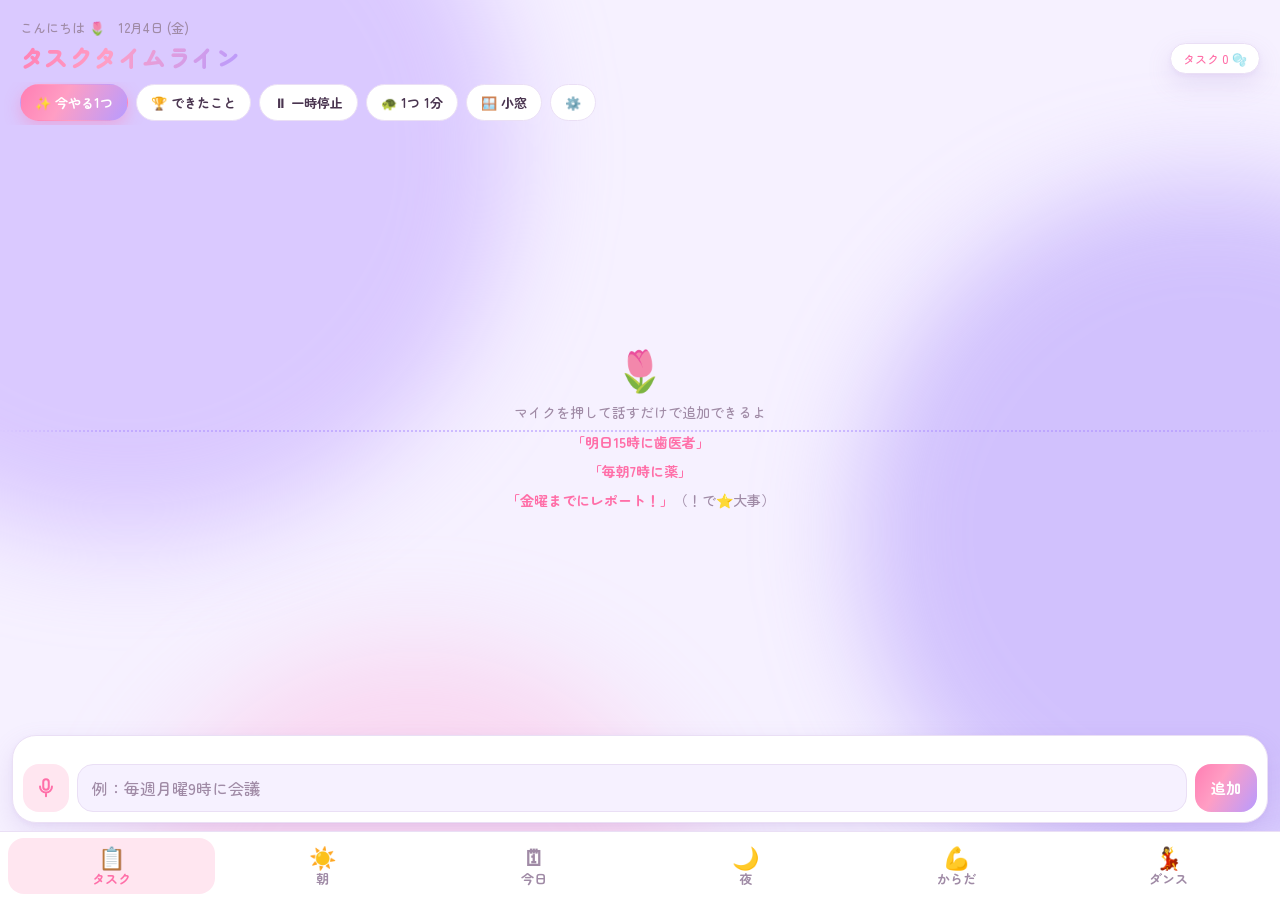
<file: index.html>
<!doctype html>
<html lang="ja">
<head>
<meta charset="utf-8">
<meta name="viewport" content="width=device-width, initial-scale=1, viewport-fit=cover">
<meta name="theme-color" content="#f6f1ff" media="(prefers-color-scheme: light)">
<meta name="theme-color" content="#1b1528" media="(prefers-color-scheme: dark)">
<meta name="apple-mobile-web-app-capable" content="yes">
<meta name="mobile-web-app-capable" content="yes">
<meta name="apple-mobile-web-app-status-bar-style" content="default">
<meta name="apple-mobile-web-app-title" content="LIFE">
<title>LIFE</title>
<link rel="manifest" href="manifest.webmanifest">
<link rel="icon" href="icon-192.png">
<link rel="apple-touch-icon" href="apple-touch-icon.png">
<link rel="preconnect" href="https://fonts.googleapis.com">
<link rel="preconnect" href="https://fonts.gstatic.com" crossorigin>
<link href="https://fonts.googleapis.com/css2?family=Zen+Maru+Gothic:wght@500;700;900&display=swap" rel="stylesheet">
<style>
  :root {
    --bg: #f6f1ff;
    --surface: #ffffff;
    --text: #4a3550;
    --muted: #a08ba6;
    --line: #eadff5;
    --accent: #ff6fa8;
    --accent-2: #a98bff;
    --accent-soft: #ffe6f0;
    --done: #3fbf93;
    --warn: #ff5d7a;
    --star: #ffb020;
    --shadow: 0 2px 4px rgba(150, 110, 200, .08), 0 10px 26px rgba(150, 110, 200, .16);
    --grad: linear-gradient(120deg, #ff7eb3 0%, #ff9ec4 40%, #b79bff 100%);
    --blob1: rgba(196, 168, 255, .55);
    --blob2: rgba(165, 135, 250, .45);
    --blob3: rgba(255, 180, 220, .38);

    /* カードのパステル5色：背景 / ふち / 文字 */
    --c0-bg: #ffe4ef; --c0-bd: #ffc6dc; --c0-ink: #d6457f;
    --c1-bg: #eee6ff; --c1-bd: #d8c9ff; --c1-ink: #7556d6;
    --c2-bg: #ffeadf; --c2-bd: #ffd1b8; --c2-ink: #d0663a;
    --c3-bg: #ddf6ec; --c3-bd: #b5e8d4; --c3-ink: #2d9471;
    --c4-bg: #fff3c9; --c4-bd: #ffe38c; --c4-ink: #b08300;
  }
  @media (prefers-color-scheme: dark) {
    :root {
      --bg: #1b1528;
      --surface: #2a2136;
      --text: #fbeef6;
      --muted: #b9a2c0;
      --line: #3d3048;
      --accent: #ff8ab8;
      --accent-2: #bba4ff;
      --accent-soft: #3a2538;
      --done: #6fd9b0;
      --warn: #ff7d93;
      --star: #ffc94d;
      --shadow: 0 2px 4px rgba(0, 0, 0, .25), 0 10px 26px rgba(0, 0, 0, .35);
      --blob1: rgba(150, 110, 255, .26);
      --blob2: rgba(120, 90, 230, .24);
      --blob3: rgba(255, 110, 180, .14);

      --c0-bg: #432739; --c0-bd: #6a3a57; --c0-ink: #ffa3c8;
      --c1-bg: #352b4f; --c1-bd: #514174; --c1-ink: #c6b3ff;
      --c2-bg: #442e2a; --c2-bd: #6b443a; --c2-ink: #ffb894;
      --c3-bg: #23392f; --c3-bd: #335a49; --c3-ink: #8ee5c2;
      --c4-bg: #3d3622; --c4-bd: #63562f; --c4-ink: #ffdd7a;
    }
  }
  * { box-sizing: border-box; -webkit-tap-highlight-color: transparent; }
  html, body { margin: 0; height: 100%; }
  body {
    background: var(--bg);
    color: var(--text);
    font-family: "Zen Maru Gothic", "Hiragino Maru Gothic ProN", "Hiragino Sans", sans-serif;
    font-weight: 500;
    display: flex; flex-direction: column;
    overflow: hidden;
    padding-top: env(safe-area-inset-top);
    -webkit-font-smoothing: antialiased;
  }
  button { font-family: inherit; font-weight: 700; cursor: pointer; }
  [hidden] { display: none !important; }

  /* ふんわり背景 */
  .bgfx { position: fixed; inset: 0; z-index: 0; pointer-events: none; overflow: hidden; }
  .bgfx i { position: absolute; border-radius: 50%; filter: blur(50px); animation: float 18s ease-in-out infinite alternate; }
  .bgfx i:nth-child(1) { width: 60vmax; height: 60vmax; left: -20vmax; top: -18vmax; background: var(--blob1); }
  .bgfx i:nth-child(2) { width: 55vmax; height: 55vmax; right: -22vmax; top: 20vh; background: var(--blob2); animation-delay: -6s; }
  .bgfx i:nth-child(3) { width: 45vmax; height: 45vmax; left: 10vw; bottom: -25vmax; background: var(--blob3); animation-delay: -12s; }
  @keyframes float { to { transform: translate(4vmax, 3vmax) scale(1.08); } }

  header, .controls, .stage, .composer { position: relative; z-index: 1; }
  header { padding: 18px 20px 8px; display: flex; align-items: flex-end; justify-content: space-between; gap: 12px; }
  .hello { font-size: 13px; color: var(--muted); }
  h1 {
    font-size: 24px; font-weight: 900; margin: 2px 0 0; letter-spacing: .02em;
    background: var(--grad); -webkit-background-clip: text; background-clip: text; color: transparent;
  }
  .count {
    font-size: 12px; color: var(--accent); background: var(--surface); border: 1.5px solid var(--line);
    border-radius: 999px; padding: 6px 12px; white-space: nowrap; box-shadow: var(--shadow);
  }
  .count b { font-size: 15px; font-weight: 900; }

  .controls { display: flex; gap: 8px; padding: 2px 20px 4px; overflow-x: auto; scrollbar-width: none; }
  .controls::-webkit-scrollbar { display: none; }
  .chip {
    flex: none;
    border: 1.5px solid var(--line); background: var(--surface); color: var(--text);
    border-radius: 999px; padding: 8px 14px; font-size: 13px;
    transition: transform .15s;
  }
  .chip:active, .btn:active, button.add:active, .mic:active, .row:active { transform: scale(.95); }
  .chip.primary {
    border-color: transparent; background: var(--grad); color: #fff;
    box-shadow: 0 6px 16px rgba(255, 111, 168, .35);
  }
  .chip[aria-pressed="true"]:not(.primary) { border-color: var(--accent); color: var(--accent); background: var(--accent-soft); }

  /* タイムライン */
  .stage {
    flex: 1; overflow: hidden;
    touch-action: none; user-select: none; -webkit-user-select: none; -webkit-touch-callout: none;
    -webkit-mask-image: linear-gradient(90deg, transparent, #000 8%, #000 92%, transparent);
            mask-image: linear-gradient(90deg, transparent, #000 8%, #000 92%, transparent);
  }
  .axis {
    position: absolute; left: 0; right: 0; top: 50%; height: 0;
    border-top: 2.5px dotted var(--accent-2); opacity: .5;
  }
  .track { position: absolute; inset: 0; }
  .slot { position: absolute; top: 0; left: 0; width: 180px; height: 100%; will-change: transform; }
  .bob { position: absolute; inset: 0; display: flex; align-items: center; }
  .c0 { --cbg: var(--c0-bg); --bd: var(--c0-bd); --ink: var(--c0-ink); }
  .c1 { --cbg: var(--c1-bg); --bd: var(--c1-bd); --ink: var(--c1-ink); }
  .c2 { --cbg: var(--c2-bg); --bd: var(--c2-bd); --ink: var(--c2-ink); }
  .c3 { --cbg: var(--c3-bg); --bd: var(--c3-bd); --ink: var(--c3-ink); }
  .c4 { --cbg: var(--c4-bg); --bd: var(--c4-bd); --ink: var(--c4-ink); }
  .card {
    position: relative; width: calc(100% - 12px); margin: 0 auto; min-height: 96px;
    background: var(--cbg); border: 2px solid var(--bd);
    border-radius: 22px; padding: 12px 14px 12px; box-shadow: var(--shadow);
    font-size: 15px; line-height: 1.45; word-break: break-word; cursor: pointer;
    transition: transform .2s;
  }
  .slot.overdue .card { border-color: var(--warn); }
  .slot.star .card {
    transform: scale(1.08); border-color: var(--star);
    box-shadow: 0 0 0 3px color-mix(in srgb, var(--star) 30%, transparent), 0 10px 28px color-mix(in srgb, var(--star) 35%, transparent);
  }
  .card .badge { position: absolute; top: -10px; right: -6px; font-size: 18px; filter: drop-shadow(0 2px 3px rgba(0,0,0,.15)); }
  .card.pressing { transform: scale(.92) !important; transition: transform .55s cubic-bezier(.3, .0, .3, 1); }
  .card-top { display: flex; gap: 8px; align-items: flex-start; }
  .emo {
    flex: none; width: 30px; height: 30px; border-radius: 50%;
    display: grid; place-items: center; font-size: 17px;
    background: var(--surface); box-shadow: 0 0 0 2px var(--bd);
  }
  .title { font-weight: 700; padding-top: 4px; }
  .meta { display: flex; flex-wrap: wrap; gap: 4px 6px; margin-top: 8px; font-size: 11px; }
  .tag { border-radius: 999px; padding: 2px 8px; background: var(--surface); color: var(--ink, var(--accent)); font-weight: 700; }
  .tag.today { background: var(--ink, var(--accent)); color: var(--surface); }
  .tag.overdue { background: var(--warn); color: #fff; }
  .slot.hi:not(.star) .card {
    transform: scale(1.05); border-color: var(--accent);
    box-shadow: 0 0 0 3px color-mix(in srgb, var(--accent) 25%, transparent), 0 10px 28px color-mix(in srgb, var(--accent) 30%, transparent);
  }
  .slot.low .card { transform: scale(.93); opacity: .72; }
  .card.flash { animation: flash 1.6s ease-out; }
  @keyframes flash { 0%, 40% { box-shadow: 0 0 0 6px color-mix(in srgb, var(--accent-2) 55%, transparent), var(--shadow); } }
  .subbar { height: 5px; border-radius: 9px; background: var(--surface); margin-top: 8px; overflow: hidden; }
  .subbar i { display: block; height: 100%; background: var(--ink, var(--accent)); border-radius: 9px; }
  .detail { margin-top: 12px; padding: 12px; border-radius: 18px; background: var(--bg); border: 1.5px solid var(--line); }
  .detail h4 { margin: 0 0 6px; font-size: 13px; color: var(--muted); display: flex; justify-content: space-between; }
  .detail textarea { width: 100%; min-height: 64px; resize: vertical; border: 1.5px solid var(--line); border-radius: 14px; padding: 10px 12px; font: inherit; font-size: 15px; background: var(--surface); color: var(--text); line-height: 1.6; }
  .subrow { display: flex; align-items: center; gap: 8px; padding: 6px 0; border-bottom: 1px dashed var(--line); }
  .subrow:last-of-type { border-bottom: 0; }
  .subrow .ck { flex: none; width: 28px; height: 28px; border-radius: 9px; border: 2px solid var(--line); background: var(--surface); color: #fff; font-weight: 900; }
  .subrow.on .ck { background: var(--grad); border-color: transparent; }
  .subrow .tx { flex: 1; min-width: 0; font-size: 15px; word-break: break-word; }
  .subrow.on .tx { text-decoration: line-through; color: var(--muted); }
  .subrow .x { flex: none; border: 0; background: none; color: var(--muted); font-size: 15px; padding: 4px 6px; }
  .subadd { display: flex; gap: 6px; margin-top: 8px; }
  .subadd input { flex: 1; min-width: 0; border: 1.5px solid var(--line); border-radius: 14px; padding: 9px 12px; font: inherit; font-size: 15px; background: var(--surface); color: var(--text); }
  .subadd button { border: 0; border-radius: 14px; padding: 0 14px; background: var(--grad); color: #fff; font-weight: 700; }
  .slot.done .card { opacity: .55; }
  .slot.done .title { text-decoration: line-through; text-decoration-thickness: 2px; }

  .empty {
    position: absolute; inset: 0; display: grid; place-items: center;
    color: var(--muted); font-size: 14px; text-align: center; padding: 24px; line-height: 2.1;
  }
  .empty .big { font-size: 40px; line-height: 1.2; margin-bottom: 6px; }
  .empty b { color: var(--accent); font-weight: 700; }
  .tip {
    position: absolute; left: 0; right: 0; bottom: 8px; text-align: center;
    font-size: 11px; color: var(--muted); pointer-events: none;
  }

  /* 一覧（優先度ごと） */
  .overview {
    position: relative; z-index: 1; margin: 8px 12px 0; padding: 4px 6px 6px;
    background: color-mix(in srgb, var(--surface) 72%, transparent); border: 1.5px solid var(--line);
    border-radius: 20px; box-shadow: var(--shadow);
  }
  .ov-head {
    width: 100%; display: flex; align-items: center; gap: 8px; border: 0; background: none;
    color: var(--text); font-size: 13px; padding: 6px 8px;
  }
  .ov-sum { flex: 1; text-align: right; color: var(--muted); font-size: 12px; font-weight: 500; }
  .ov-arrow { color: var(--muted); transition: transform .2s; }
  .overview.closed .ov-arrow { transform: rotate(-90deg); }
  .overview.closed .ov-body { display: none; }
  .ov-row { display: flex; align-items: center; gap: 6px; padding: 3px 0; }
  .ov-lab {
    flex: none; width: 52px; text-align: center; font-size: 11px; font-weight: 700;
    border-radius: 999px; padding: 4px 0;
  }
  .ov-lab.l3 { background: var(--accent-soft); color: var(--accent); }
  .ov-lab.l2 { background: var(--c1-bg); color: var(--c1-ink); }
  .ov-lab.l1 { background: var(--bg); color: var(--muted); }
  .ov-chips { flex: 1; min-width: 0; display: flex; gap: 6px; overflow-x: auto; scrollbar-width: none; }
  .ov-chips::-webkit-scrollbar { display: none; }
  .ov-chip {
    flex: none; max-width: 180px; overflow: hidden; text-overflow: ellipsis; white-space: nowrap;
    border: 1.5px solid var(--line); background: var(--surface); color: var(--text);
    border-radius: 999px; padding: 5px 10px; font-size: 12px; transition: transform .15s;
  }
  .ov-chip:active { transform: scale(.94); }
  .ov-row.r3 .ov-chip { border-color: color-mix(in srgb, var(--accent) 45%, var(--line)); }
  .ov-row.r1 .ov-chip { color: var(--muted); }
  .ov-chip.overdue { border-color: var(--warn); }
  .prio { display: grid; grid-template-columns: repeat(3, 1fr); gap: 8px; margin-top: 8px; }
  .prio button {
    padding: 12px 0; font-size: 15px; border-radius: 16px;
    border: 1.5px solid var(--line); background: var(--bg); color: var(--text);
  }
  .prio button.on { border-color: transparent; color: #fff; background: var(--grad); }
  .grid3 { display: grid; grid-template-columns: repeat(3, 1fr); gap: 0 8px; }

  /* 🪟 小窓（Mac の Chrome・Edge） */
  .pip-holder { flex: 1; display: grid; place-items: center; text-align: center; color: var(--muted); font-weight: 700; gap: 10px; align-content: center; }
  body.in-pip { height: 100vh; display: flex; flex-direction: column; padding: 0; overflow: hidden; }
  body.in-pip .stage { flex: 1; }
  .pip-menu { position: fixed; inset: 0; z-index: 5; display: grid; place-items: center; background: color-mix(in srgb, var(--bg) 70%, transparent); }
  .pip-menu > div { background: var(--surface); border: 1.5px solid var(--line); border-radius: 20px; padding: 12px 14px; width: min(320px, 90vw); box-shadow: var(--shadow); text-align: center; }
  .pip-menu b { display: block; margin-bottom: 10px; font-size: 15px; }
  .pip-menu .row3 { display: grid; grid-template-columns: repeat(3, 1fr); gap: 6px; }
  .pip-menu button { border: 1.5px solid var(--line); background: var(--bg); color: var(--text); border-radius: 14px; padding: 9px 0; font: inherit; font-size: 13px; font-weight: 700; cursor: pointer; }
  .pip-menu button.go { background: var(--grad); color: #fff; border-color: transparent; }
  .pip-menu .close { margin-top: 6px; width: 100%; background: none; border: 0; color: var(--muted); }
  .pip-msg { position: fixed; left: 50%; bottom: 8px; transform: translateX(-50%); background: var(--surface); border: 1.5px solid var(--line); border-radius: 999px; padding: 5px 14px; font-size: 12px; font-weight: 700; z-index: 6; white-space: nowrap; }

  /* 今やる1つ */
  .focus {
    position: absolute; inset: 0; z-index: 2;
    background: color-mix(in srgb, var(--bg) 82%, transparent);
    backdrop-filter: blur(8px); -webkit-backdrop-filter: blur(8px);
    display: flex; flex-direction: column; align-items: center; justify-content: center;
    padding: 20px; gap: 14px;
  }
  .focus-label {
    font-size: 13px; font-weight: 700; color: var(--accent);
    background: var(--surface); border-radius: 999px; padding: 5px 14px; box-shadow: var(--shadow);
  }
  #focusBody { width: min(340px, 100%); display: flex; flex-direction: column; align-items: center; gap: 14px; }
  .focus-card {
    position: relative;
    width: 100%; min-height: 170px; padding: 26px 22px 22px; border-radius: 30px; text-align: center;
    background: var(--cbg); border: 2.5px solid var(--bd); box-shadow: var(--shadow);
    display: flex; flex-direction: column; justify-content: center; align-items: center; gap: 10px;
    touch-action: none; cursor: grab;
  }
  .focus-card.star { border-color: var(--star); }
  .focus-card .badge { position: absolute; top: -12px; right: 14px; font-size: 26px; }
  .focus-card.enter { animation: enter .5s cubic-bezier(.2, .9, .3, 1.35); }
  @keyframes enter { from { transform: translateX(45vw) scale(.8) rotate(6deg); opacity: 0; } }
  .focus-card .emo { width: 56px; height: 56px; font-size: 30px; box-shadow: 0 0 0 3px var(--bd); }
  .focus-title { font-size: 22px; font-weight: 900; line-height: 1.45; word-break: break-word; color: var(--text); }
  .focus-card .meta { justify-content: center; font-size: 12px; margin: 0; }
  .focus-hint { font-size: 12px; color: var(--muted); text-align: center; }
  .focus-btns { display: flex; gap: 10px; }
  .btn {
    padding: 12px 22px; font-size: 15px; border-radius: 999px;
    border: 1.5px solid var(--line); background: var(--surface); color: var(--text);
    transition: transform .15s;
  }
  .btn.go { border-color: transparent; background: var(--grad); color: #fff; box-shadow: 0 6px 16px rgba(255, 111, 168, .35); }
  .focus-clear { font-size: 18px; font-weight: 700; text-align: center; line-height: 1.9; }
  .focus-clear .big { font-size: 48px; }

  .timer { width: min(340px, 100%); display: flex; flex-direction: column; align-items: center; gap: 8px; }
  .timer-row { display: flex; gap: 6px; align-items: center; font-size: 13px; color: var(--muted); flex-wrap: wrap; justify-content: center; }
  .timer-row .chip { padding: 6px 12px; }
  .timer-left { font-size: 34px; font-weight: 900; font-variant-numeric: tabular-nums; color: var(--accent); }
  .bar { width: 100%; height: 10px; border-radius: 10px; background: var(--surface); box-shadow: inset 0 0 0 1.5px var(--line); overflow: hidden; }
  .bar i { display: block; height: 100%; border-radius: 10px; background: var(--grad); width: 0; transition: width 1s linear; }

  /* 入力欄 */
  .composer {
    margin: 0 12px 8px;
    padding: 8px 10px 10px;
    background: var(--surface); border: 1.5px solid var(--line);
    border-radius: 24px; box-shadow: var(--shadow);
  }
  .preview { min-height: 20px; font-size: 12px; color: var(--accent); padding: 0 6px 6px; font-weight: 700; }
  form.input-row { display: flex; gap: 8px; }
  input {
    flex: 1; min-width: 0; font-size: 16px; padding: 11px 14px; font-family: inherit; font-weight: 500;
    border-radius: 16px; border: 1.5px solid var(--line); background: var(--bg); color: var(--text);
  }
  input::placeholder { color: var(--muted); }
  input:focus { outline: none; border-color: var(--accent); }
  .mic {
    width: 46px; flex: none; border-radius: 16px; border: 0;
    background: var(--accent-soft); color: var(--accent); display: grid; place-items: center;
    transition: transform .15s;
  }
  .mic svg { width: 22px; height: 22px; }
  .mic.listening { background: var(--grad); color: #fff; animation: listen 1.1s ease-in-out infinite; }
  @keyframes listen { 50% { box-shadow: 0 0 0 8px var(--accent-soft); } }
  button.add {
    border: 0; border-radius: 16px; padding: 0 16px; font-size: 15px;
    background: var(--grad); color: #fff; transition: transform .15s;
  }

  /* お知らせ */
  .toast {
    position: fixed; left: 16px; right: 16px; z-index: 40;
    bottom: calc(130px + env(safe-area-inset-bottom));
    display: flex; align-items: center; gap: 12px; justify-content: space-between;
    padding: 12px 16px; border-radius: 18px;
    background: var(--text); color: var(--bg); font-weight: 700;
    font-size: 14px; transform: translateY(12px) scale(.96); opacity: 0; pointer-events: none;
    transition: transform .25s cubic-bezier(.2, .9, .3, 1.3), opacity .2s;
  }
  .toast.show { transform: none; opacity: 1; pointer-events: auto; }
  .toast button { flex: none; border: 0; background: none; color: var(--accent); font-size: 14px; padding: 4px; }

  /* 紙吹雪 */
  .confetti { position: fixed; inset: 0; z-index: 50; pointer-events: none; overflow: hidden; }
  .confetti span {
    position: absolute; left: var(--x); top: var(--y); font-size: var(--s);
    animation: pop 1.2s cubic-bezier(.15, .7, .3, 1) forwards;
  }
  .confetti span.p { width: 9px; height: 13px; border-radius: 3px; background: var(--c); }
  @keyframes pop {
    0% { transform: translate(-50%, -50%) scale(.3); opacity: 1; }
    70% { opacity: 1; }
    100% { transform: translate(calc(-50% + var(--dx)), calc(-50% + var(--dy))) rotate(var(--r)) scale(1); opacity: 0; }
  }

  /* 下のタブ（タスク／朝） */
  .tabbar {
    position: relative; z-index: 6; display: flex; gap: 4px;
    padding: 6px 8px calc(6px + env(safe-area-inset-bottom));
    background: var(--surface); border-top: 1.5px solid var(--line);
  }
  .tabbar { overflow-x: auto; scrollbar-width: none; }
  .tabbar::-webkit-scrollbar { display: none; }
  .tabbar button {
    flex: 1 0 58px; border: 0; background: none; color: var(--muted);
    font-size: 13px; padding: 6px 0; border-radius: 16px;
    display: flex; flex-direction: column; align-items: center; gap: 1px;
  }
  .tabbar button span { font-size: 22px; line-height: 1.1; }
  .tabbar button.on { color: var(--accent); background: var(--accent-soft); }
  .page-view {
    position: fixed; left: 0; right: 0; top: env(safe-area-inset-top); bottom: 70px;
    z-index: 5; background: var(--bg);
  }
  .page-view iframe { position: absolute; inset: 0; width: 100%; height: 100%; border: 0; display: block; }
  body.running .tabbar { display: none; }
  body.running .page-view { bottom: env(safe-area-inset-bottom); }

  /* シート */
  .sheet-bg {
    position: fixed; inset: 0; z-index: 30; background: rgba(60, 40, 90, .28);
    display: none; align-items: flex-end;
  }
  .sheet-bg.open { display: flex; }
  .sheet {
    width: 100%; background: var(--surface); border-radius: 28px 28px 0 0;
    padding: 22px 16px calc(18px + env(safe-area-inset-bottom));
    max-height: 88vh; overflow-y: auto;
    animation: up .28s cubic-bezier(.2, .9, .3, 1.1);
  }
  .sheet.tall { height: 88vh; }
  @keyframes up { from { transform: translateY(40px); opacity: 0; } }
  .sheet h2 { margin: 0 0 4px; font-size: 18px; font-weight: 900; }
  .sheet p.title-line { margin: 0 0 4px; font-size: 18px; font-weight: 700; word-break: break-word; }
  .sheet .hint { font-size: 13px; color: var(--muted); margin-bottom: 12px; line-height: 1.7; }
  .row {
    display: block; width: 100%; padding: 14px 16px; margin-top: 8px; font-size: 15px; text-align: left;
    border-radius: 16px; border: 1.5px solid var(--line); background: var(--bg); color: var(--text);
    transition: transform .15s;
  }
  .row small { float: right; color: var(--muted); font-size: 13px; font-weight: 500; }
  .row.center { text-align: center; }
  .row.go { background: var(--grad); color: #fff; border-color: transparent; }
  .danger { color: var(--warn); }
  .grid { display: grid; grid-template-columns: repeat(4, 1fr); gap: 8px; }
  .grid2 { display: grid; grid-template-columns: 1fr 1fr; gap: 0 8px; }
  .grid button {
    padding: 12px 0; font-size: 14px; border-radius: 16px;
    border: 1.5px solid var(--line); background: var(--bg); color: var(--text);
  }
  .grid button.on { border-color: transparent; color: #fff; background: var(--grad); }
  .custom { display: flex; gap: 8px; align-items: center; margin-top: 12px; }
  .custom input { flex: 1; }
  .custom span { color: var(--muted); }
  .sub-preview { min-height: 18px; font-size: 12px; color: var(--accent); font-weight: 700; padding: 6px 4px 0; }

  /* できたこと */
  .stats { display: grid; grid-template-columns: repeat(3, 1fr); gap: 8px; margin: 12px 0 18px; }
  .stat {
    background: var(--bg); border: 1.5px solid var(--line); border-radius: 18px;
    padding: 12px 6px; text-align: center;
  }
  .stat b { display: block; font-size: 26px; font-weight: 900; color: var(--accent); line-height: 1.2; }
  .stat span { font-size: 11px; color: var(--muted); }
  .stat.fire b { background: linear-gradient(120deg, #ff8a3d, #ff4f8b); -webkit-background-clip: text; background-clip: text; color: transparent; }
  .day-head { font-size: 13px; font-weight: 900; color: var(--muted); margin: 16px 4px 6px; display: flex; justify-content: space-between; }
  .done-item {
    display: flex; align-items: center; gap: 10px; padding: 10px 12px; margin-bottom: 6px;
    background: var(--bg); border-radius: 16px; border: 1.5px solid var(--line);
  }
  .done-item .emo { width: 32px; height: 32px; box-shadow: 0 0 0 2px var(--line); }
  .done-item .txt { flex: 1; min-width: 0; font-weight: 700; word-break: break-word; font-size: 14px; }
  .done-item .txt small { display: block; font-weight: 500; color: var(--muted); font-size: 11px; }
  .done-item button {
    flex: none; border: 0; border-radius: 999px; padding: 6px 10px; font-size: 12px;
    background: var(--surface); color: var(--accent); box-shadow: 0 0 0 1.5px var(--line);
  }
  .done-item button.x { color: var(--muted); padding: 6px 9px; }
  .done-empty { text-align: center; color: var(--muted); padding: 30px 0; line-height: 2; }

  .setting-note { font-size: 12px; color: var(--muted); margin: 6px 4px 0; line-height: 1.7; }
  .sync-in { width: 100%; padding: 13px 14px; margin-bottom: 8px; border: 1.5px solid var(--line); border-radius: 16px; background: var(--surface); color: var(--text); font: inherit; font-size: 16px; outline: none; }
  .sync-in:focus { border-color: var(--accent); }
  #syncInfo { white-space: pre-line; font-size: 14px; color: var(--text); }
</style>
</head>
<body>
  <div class="bgfx"><i></i><i></i><i></i></div>

  <header>
    <div>
      <div class="hello" id="hello"></div>
      <h1>タスクタイムライン</h1>
    </div>
    <span class="count" id="count"></span>
  </header>
  <div class="controls">
    <button class="chip primary" id="focusBtn" aria-pressed="false">✨ 今やる1つ</button>
    <button class="chip" id="doneBtn">🏆 できたこと</button>
    <button class="chip" id="pause" aria-pressed="false">⏸ 一時停止</button>
    <button class="chip" id="speedBtn"></button>
    <button class="chip" id="pipBtn" hidden>🪟 小窓</button>
    <button class="chip" id="settingsBtn" aria-label="設定">⚙️</button>
  </div>

  <section class="overview" id="overview" hidden>
    <button class="ov-head" id="ovHead" type="button" aria-expanded="true">
      <span>📋 一覧</span><span class="ov-sum" id="ovSum"></span><span class="ov-arrow">▾</span>
    </button>
    <div class="ov-body" id="ovBody"></div>
  </section>

  <div class="stage" id="stage">
    <div class="axis"></div>
    <div class="track" id="track"></div>
    <div class="empty" id="empty">
      <div><div class="big">🌷</div>マイクを押して話すだけで追加できるよ<br>
      <b>「明日15時に歯医者」</b><br><b>「毎朝7時に薬」</b><br><b>「金曜までにレポート！」</b>（！で⭐大事）</div>
    </div>
    <div class="tip" id="tip">タップでメニュー ・ 長押しで完了 ・ 上下スワイプで優先度 💖</div>
    <div class="focus" id="focus" hidden>
      <div class="focus-label">✨ 今やること</div>
      <div id="focusBody"></div>
      <div class="timer" id="timer"></div>
    </div>
  </div>

  <div class="composer">
    <div class="preview" id="preview"></div>
    <form class="input-row" id="form" autocomplete="off">
      <button class="mic" id="mic" type="button" aria-label="話して追加">
        <svg viewBox="0 0 24 24" fill="none" stroke="currentColor" stroke-width="2.2" stroke-linecap="round" stroke-linejoin="round"><rect x="9" y="2.5" width="6" height="11.5" rx="3"/><path d="M5.5 10.5a6.5 6.5 0 0 0 13 0M12 17v4"/></svg>
      </button>
      <input id="input" placeholder="例：毎週月曜9時に会議" maxlength="80" enterkeyhint="done">
      <button class="add" type="submit">追加</button>
    </form>
  </div>

  <div class="page-view" id="pageView" hidden></div>
  <nav class="tabbar" id="tabbar">
    <button type="button" class="on" data-tab="tasks"><span>📋</span>タスク</button>
    <button type="button" data-tab="morning"><span>☀️</span>朝</button>
    <button type="button" data-tab="today"><span>🗓</span>今日</button>
    <button type="button" data-tab="night"><span>🌙</span>夜</button>
    <button type="button" data-tab="body"><span>💪</span>からだ</button>
    <button type="button" data-tab="dance"><span>💃</span>ダンス</button>
  </nav>

  <div class="toast" id="toast"><span id="toastMsg"></span><button id="toastUndo" type="button">取り消す</button></div>
  <div class="confetti" id="confetti"></div>

  <!-- タスク操作 -->
  <div class="sheet-bg" id="taskSheet">
    <div class="sheet">
      <p class="title-line" id="sheetTitle"></p>
      <div class="hint" id="sheetDue"></div>
      <div id="editBox" hidden>
        <form class="custom input-row" id="editForm" style="margin:0" autocomplete="off">
          <input id="editInput" maxlength="80" enterkeyhint="done" aria-label="新しい内容">
          <button class="add" type="submit" style="padding:12px 16px">保存</button>
        </form>
        <div class="sub-preview" id="editPreview"></div>
      </div>
      <button class="row center go" id="toggleDone">完了にする</button>
      <div class="prio" id="prioRow">
        <button type="button" data-lv="3">🔥 高</button>
        <button type="button" data-lv="2">🌷 中</button>
        <button type="button" data-lv="1">☁️ 低</button>
      </div>
      <div class="sub-preview" id="prioNote"></div>
      <div class="detail">
        <h4><span>☑ チェックリスト</span><span id="subCount"></span></h4>
        <div id="subList"></div>
        <form class="subadd" id="subForm" autocomplete="off"><input id="subInput" maxlength="80" placeholder="やることを足す" enterkeyhint="done"><button type="submit">＋</button></form>
      </div>
      <div class="detail">
        <h4><span>📝 メモ</span><span id="memoSaved"></span></h4>
        <textarea id="memoIn" maxlength="2000" placeholder="くわしい内容・場所・持ち物・URL など"></textarea>
      </div>
      <div class="grid3">
        <button class="row center" id="editTitleBtn">✏️ 名前</button>
        <button class="row center" id="editDueBtn">📅 日時</button>
        <button class="row center" id="sheetSnooze">⏰ 延期</button>
      </div>
      <button class="row center danger" id="remove">削除</button>
      <button class="row center" data-close>閉じる</button>
    </div>
  </div>

  <!-- 延期 -->
  <div class="sheet-bg" id="snoozeSheet">
    <div class="sheet">
      <h2>⏰ いつにする？</h2>
      <div class="hint" id="snoozeHint"></div>
      <div id="snoozeList"></div>
      <button class="row center" data-close>閉じる</button>
    </div>
  </div>

  <!-- できたこと -->
  <div class="sheet-bg" id="doneSheet">
    <div class="sheet tall">
      <h2>🏆 できたこと</h2>
      <div class="stats" id="stats"></div>
      <div id="doneList"></div>
      <button class="row center" data-close>閉じる</button>
    </div>
  </div>

  <!-- 流れる速さ -->
  <div class="sheet-bg" id="speedSheet">
    <div class="sheet">
      <h2>🐢 流れる速さ 🐇</h2>
      <div class="hint">1つのタスクが、画面の右端から左端まで流れる時間です</div>
      <div class="grid" id="speedGrid"></div>
      <div class="custom">
        <input id="speedInput" type="number" inputmode="decimal" min="0.1" max="120" step="0.1" placeholder="好きな時間">
        <span>分</span>
        <button class="add" id="speedSet" type="button" style="padding:12px 16px">決定</button>
      </div>
      <button class="row center" data-close>閉じる</button>
    </div>
  </div>

  <!-- 同期 -->
  <div class="sheet-bg" id="syncSheet">
    <div class="sheet">
      <h2>☁️ 同期</h2>
      <div class="hint" id="syncHint"></div>
      <div id="syncOut">
        <input class="sync-in" id="syncEmail" type="email" autocomplete="username" inputmode="email" placeholder="メールアドレス">
        <input class="sync-in" id="syncPw" type="password" autocomplete="current-password" placeholder="パスワード（6文字以上）">
        <div class="grid2">
          <button class="row center go" id="syncLogin">ログイン</button>
          <button class="row center" id="syncSignup">はじめて登録</button>
        </div>
      </div>
      <div id="syncIn" hidden>
        <div class="setting-note" id="syncInfo"></div>
        <button class="row center go" id="syncNowBtn">今すぐ同期</button>
        <button class="row center danger" id="syncLogout">ログアウト</button>
      </div>
      <button class="row center" data-close>閉じる</button>
    </div>
  </div>

  <!-- 設定 -->
  <div class="sheet-bg" id="settingsSheet">
    <div class="sheet">
      <h2>⚙️ 設定</h2>
      <button class="row" id="notifyBtn">🔔 通知<small id="notifyState"></small></button>
      <div class="setting-note" id="notifyNote"></div>
      <button class="row" id="syncBtn">☁️ 同期<small id="syncState"></small></button>
      <button class="row" id="exportBtn">💾 バックアップを保存<small id="backupState">ファイルに書き出す</small></button>
      <button class="row" id="importBtn">📂 バックアップから戻す<small>ファイルを選ぶ</small></button>
      <input type="file" id="importFile" accept="application/json,.json" hidden>
      <div class="setting-note">タスクはこの端末の中に保存されています。iPhoneでは「ホーム画面に追加」して使うと、データが消えにくくなります。</div>
      <button class="row center" data-close>閉じる</button>
    </div>
  </div>

<script src="sync.js"></script>
<script>
const KEY = 'task-app:tasks';
const LOG_KEY = 'task-app:log';
const SPEED_KEY = 'task-app:crossMinutes';
const BACKUP_KEY = 'task-app:lastBackup';   // 最後にバックアップした時刻（ミリ秒）
const NAG_KEY = 'task-app:backupNag';       // 最後に「保存しておく？」と出した時刻
const SLOT_W = 180;
const SPEED_CHOICES = [1 / 6, 0.5, 1, 2, 3, 5, 10, 30];
const WD = '日月火水木金土';
const DAY = 86400e3;

function read(key, fallback) {
  try { const v = JSON.parse(localStorage.getItem(key)); return v ?? fallback; } catch { return fallback; }
}
function write(key, value) {
  try { localStorage.setItem(key, JSON.stringify(value)); } catch {}
}

let tasks = read(KEY, []);
let log = read(LOG_KEY, []);   // 完了の記録 { id, taskId, title, at, repeat }
let crossMinutes = read(SPEED_KEY, 1);
let offset = 0, paused = false, dragging = false, lastX = 0, moved = 0;
let selectedId = null;
let view = [], slots = [];
let focusMode = false, skipped = new Set(), current = null;

const $ = id => document.getElementById(id);
const track = $('track'), stage = $('stage'), emptyEl = $('empty'), tipEl = $('tip');
const save = () => { write(KEY, tasks); write(LOG_KEY, log); };
const newId = () => Date.now().toString(36) + Math.random().toString(36).slice(2, 6);
const pad = n => String(n).padStart(2, '0');
const startOfDay = d => new Date(d.getFullYear(), d.getMonth(), d.getDate());
const addDays = (d, n) => new Date(d.getFullYear(), d.getMonth(), d.getDate() + n);
const withTime = (d, h, mi) => new Date(d.getFullYear(), d.getMonth(), d.getDate(), h, mi);
const dayKey = ts => { const d = new Date(ts); return `${d.getFullYear()}-${d.getMonth() + 1}-${d.getDate()}`; };
const sameDay = (a, b) => dayKey(a) === dayKey(b);

// 以前のデータの引き継ぎ：完了済みなのに記録がないものを記録に入れる
tasks.forEach(t => {
  if (t.done && !t.doneAt) {
    t.doneAt = Date.now();
    log.push({ id: newId(), taskId: t.id, title: t.title, at: t.doneAt, repeat: false });
  }
});
save();
try { navigator.storage && navigator.storage.persist && navigator.storage.persist(); } catch {}

/* ───────── 絵文字と色 ───────── */
const EMOJI = [
  [/歯医者|歯科|歯/, '🦷'], [/病院|通院|診察|健診|検診/, '🏥'], [/薬|サプリ/, '💊'],
  [/ゴミ|ごみ/, '🗑️'], [/会議|ミーティング|打ち合わせ|mtg/i, '💼'], [/電話|連絡|tel/i, '📞'],
  [/メール|返信|LINE|ライン/i, '💌'], [/買|購入|スーパー|コンビニ|牛乳|卵/, '🛍️'],
  [/支払|払う|家賃|振込|請求|税/, '💸'], [/掃除|片付け|片づけ/, '🧹'], [/洗濯/, '🧺'],
  [/料理|ご飯|ごはん|夕飯|朝ごはん|ランチ|弁当/, '🍳'], [/ジム|筋トレ|運動|ストレッチ|ヨガ|ランニング/, '💪'],
  [/美容院|美容室|ネイル|まつげ|カット/, '💇‍♀️'], [/レポート|資料|書類|提出|課題|宿題/, '📝'],
  [/勉強|読書|本/, '📚'], [/日記|ノート/, '📔'], [/誕生日|プレゼント/, '🎁'],
  [/旅行|予約|ホテル|チケット/, '✈️'], [/出勤|仕事|会社/, '👜'], [/寝る|睡眠|早寝/, '🌙'],
  [/水やり|花|植物/, '🌱'], [/水|ドリンク/, '🥤'], [/猫|ねこ/, '🐱'], [/犬|いぬ|散歩/, '🐶'],
  [/カフェ|コーヒー/, '☕'], [/デート|会う|友達/, '💕'], [/お風呂|風呂|シャワー/, '🛁'],
];
const FALLBACK = ['🌷', '✨', '🍓', '🫧', '🎀', '🌈', '💫', '🍑'];
const hash = (s, seed, mul) => { let h = seed; for (const c of String(s)) h = (h * mul + c.charCodeAt(0)) >>> 0; return h; };
function emojiFor(t) {
  for (const [re, e] of EMOJI) if (re.test(t.title)) return e;
  return FALLBACK[hash(t.id, 0, 31) % FALLBACK.length];
}
const colorFor = t => `c${hash(t.id, 7, 17) % 5}`;

/* ───────── 繰り返し ───────── */
function occurs(rep, d) {
  const dow = d.getDay();
  if (rep.type === 'daily') return true;
  if (rep.type === 'weekdays') return dow >= 1 && dow <= 5;
  if (rep.type === 'weekly') return rep.days.includes(dow);
  if (rep.type === 'monthly') {
    const last = new Date(d.getFullYear(), d.getMonth() + 1, 0).getDate();
    return d.getDate() === Math.min(rep.day, last);
  }
  return false;
}
// from の日（含む）以降で、最初に当てはまる日時
function firstOccurrence(rep, from, h, mi, allDay) {
  const now = new Date();
  for (let i = 0; i < 400; i++) {
    const day = addDays(startOfDay(from), i);
    if (!occurs(rep, day)) continue;
    const at = allDay ? day : withTime(day, h, mi);
    if (allDay ? day >= startOfDay(now) : at > now) return at;
  }
  return null;
}
function nextDue(t) {
  const d = new Date(t.due);
  return firstOccurrence(t.repeat, addDays(startOfDay(d), 1), d.getHours(), d.getMinutes(), t.allDay)?.getTime() ?? null;
}
function repeatLabel(rep) {
  if (!rep) return '';
  if (rep.type === 'daily') return '毎日';
  if (rep.type === 'weekdays') return '平日';
  if (rep.type === 'weekly') return `毎週${rep.days.map(i => WD[i]).join('・')}`;
  if (rep.type === 'monthly') return `毎月${rep.day}日`;
  return '';
}

/* ───────── 日本語の日時を読み取る ───────── */
function parseJa(raw) {
  let text = raw.replace(/[０-９：／]/g, c => String.fromCharCode(c.charCodeAt(0) - 0xFEE0));
  const now = new Date();
  const today = startOfDay(now);
  let date = null, h = null, mi = 0, m, repeat = null, night = false;
  const take = re => { const r = text.match(re); if (r) text = text.replace(r[0], ' '); return r; };

  // 最後に「！」があれば大事マーク
  let star = false;
  if (/[!！]+\s*$/.test(text)) { star = true; text = text.replace(/[!！]+\s*$/, ''); }

  // 繰り返し
  if (take(/平日/)) repeat = { type: 'weekdays' };
  else if ((m = take(/毎月\s*(\d{1,2})\s*日/))) repeat = { type: 'monthly', day: +m[1] };
  else if ((m = take(/毎週\s*([日月火水木金土・、と曜]+)/))) {
    const days = [...new Set([...m[1].replace(/曜日?/g, '')].filter(c => WD.includes(c)).map(c => WD.indexOf(c)))].sort();
    repeat = { type: 'weekly', days: days.length ? days : [today.getDay()] };
  } else if ((m = take(/毎\s*([日月火水木金土])曜日?/))) repeat = { type: 'weekly', days: [WD.indexOf(m[1])] };
  else if ((m = take(/毎(日|朝|晩|夜)/))) { repeat = { type: 'daily' }; night = m[1] === '晩' || m[1] === '夜'; }
  else if (take(/毎週/)) repeat = { type: 'weekly', days: [today.getDay()] };
  else if (take(/毎月/)) repeat = { type: 'monthly', day: today.getDate() };

  // ○時間後・○分後
  if (!repeat && ((m = take(/(\d+)\s*時間後/)) || (m = take(/(\d+)\s*分後/)))) {
    const ms = m[0].includes('時間') ? +m[1] * 3600e3 : +m[1] * 60e3;
    return finish(text, raw, new Date(now.getTime() + ms), false, null, star);
  }

  // 日付
  if (!repeat) {
    if ((m = take(/(\d+)\s*日後/))) date = addDays(today, +m[1]);
    else if (take(/明後日|あさって/)) date = addDays(today, 2);
    else if (take(/明日|あした/)) date = addDays(today, 1);
    else if (take(/今日|きょう/)) date = today;
    else if ((m = take(/(\d{1,2})\s*月\s*(\d{1,2})\s*日/)) || (m = take(/(\d{1,2})\/(\d{1,2})/))) {
      date = new Date(today.getFullYear(), +m[1] - 1, +m[2]);
      if (date < today) date.setFullYear(date.getFullYear() + 1);
    } else if ((m = take(/(今週|来週|再来週)?\s*の?\s*([日月火水木金土])曜日?/))) {
      const target = WD.indexOf(m[2]);
      const dow = today.getDay();
      if (m[1]) {
        const monday = addDays(today, -((dow + 6) % 7));
        date = addDays(monday, (target + 6) % 7 + { 今週: 0, 来週: 1, 再来週: 2 }[m[1]] * 7);
      } else {
        date = addDays(today, (target - dow + 7) % 7);
      }
    } else if ((m = take(/(\d{1,2})\s*日/))) {
      date = new Date(today.getFullYear(), today.getMonth(), +m[1]);
      if (date < today) date.setMonth(date.getMonth() + 1);
    }
  }

  // 時刻
  let ampm = null;
  if ((m = take(/(午前|午後|朝|夜|夕方|夜中)?\s*(\d{1,2})\s*時\s*(半|(\d{1,2})\s*分)?/))) {
    ampm = m[1]; h = +m[2]; mi = m[3] === '半' ? 30 : (m[4] ? +m[4] : 0);
  } else if ((m = take(/(午前|午後|朝|夜|夕方)?\s*(\d{1,2}):(\d{2})/))) {
    ampm = m[1]; h = +m[2]; mi = +m[3];
  }
  if (h !== null) {
    if (!ampm && night) ampm = '夜';
    if (['午後', '夜', '夕方'].includes(ampm) && h < 12) h += 12;
    if (ampm === '午前' && h === 12) h = 0;
    if (h > 23 || mi > 59) h = null;
  }

  if (repeat) {
    const allDay = h === null;
    const first = firstOccurrence(repeat, today, h ?? 0, mi, allDay);
    return finish(text, raw, first, allDay, repeat, star);
  }
  if (date && h !== null) return finish(text, raw, withTime(date, h, mi), false, null, star);
  if (date) return finish(text, raw, date, true, null, star);
  if (h !== null) {
    let d = withTime(today, h, mi);
    if (d < now) d = withTime(addDays(today, 1), h, mi);
    return finish(text, raw, d, false, null, star);
  }
  return finish(text, raw, null, false, null, star);
}
function finish(text, raw, d, allDay, repeat, star) {
  let title = text.replace(/[\s。、]+/g, ' ').trim();
  if (d || repeat) {
    title = text
      .replace(/(^|\s)(までには|までに|まで|には|に|から|の|は|で|、|,)+/g, '$1')
      .replace(/[\s。、]+/g, ' ').trim();
  }
  return { title: title || raw.replace(/[!！]+\s*$/, '').trim(), due: d ? d.getTime() : null, allDay, repeat, star };
}

/* ───────── 表示用 ───────── */
function dayLabel(ts) {
  const d = new Date(ts);
  const diff = Math.round((startOfDay(d) - startOfDay(new Date())) / DAY);
  return diff === 0 ? '今日' : diff === 1 ? '明日' : diff === 2 ? 'あさって' : diff === -1 ? '昨日'
    : `${d.getMonth() + 1}/${d.getDate()}(${WD[d.getDay()]})`;
}
function dueLabel(t) {
  if (!t.due) return '';
  const d = new Date(t.due);
  return t.allDay ? dayLabel(t.due) : `${dayLabel(t.due)} ${d.getHours()}:${pad(d.getMinutes())}`;
}
function isOverdue(t) {
  if (!t.due || t.done) return false;
  return t.allDay ? startOfDay(new Date(t.due)) < startOfDay(new Date()) : t.due < Date.now();
}
const isToday = t => t.due && !t.done && sameDay(t.due, Date.now());
// 終日は「その日の終わり」として比べる
const dueKey = t => !t.due ? Infinity : t.allDay ? t.due + DAY - 1 : t.due;
// 優先度：3=🔥高（⭐大事と同じ）・2=🌷中（ふつう）・1=☁️低（low: true）
// 締切まで3日を切った（または過ぎた）ものは、自動で1つ上げる（繰り返しタスクはのぞく）
const LV = { 3: '🔥 高', 2: '🌷 中', 1: '☁️ 低' };
const baseLv = t => t.star ? 3 : t.low ? 1 : 2;
const autoUp = t => !t.done && !t.repeat && t.due && baseLv(t) < 3 && dueKey(t) - Date.now() < 3 * DAY;
const lv = t => baseLv(t) + (autoUp(t) ? 1 : 0);
// 並び順：未完了 → 優先度が高い → 期限が近い → 古い順
const byPriority = (a, b) => (!!a.done - !!b.done) || lv(b) - lv(a) || dueKey(a) - dueKey(b) || a.created - b.created;
function setLevel(t, n) {
  n = Math.max(1, Math.min(3, n));
  if (n === baseLv(t)) return toast(n === 3 ? 'もう一番上だよ 🔥' : n === 1 ? 'もう一番下だよ ☁️' : `${LV[n]} のままだよ`);
  const before = { star: t.star, low: t.low };
  t.star = n === 3;
  if (n === 1) t.low = true; else delete t.low;
  refresh();
  if (selectedId === t.id && $('taskSheet').classList.contains('open')) fillTaskSheet(t);
  if (n === 3) confetti(innerWidth / 2, innerHeight * .6);
  toast(`${LV[lv(t)]} にしたよ${autoUp(t) ? '（締切が近いので1つ上）' : ''}`, () => {
    t.star = before.star;
    if (before.low) t.low = true; else delete t.low;
    refresh();
  });
}

function metaHtml(t) {
  const parts = [];
  if (t.due) {
    const cls = isOverdue(t) ? 'overdue' : isToday(t) ? 'today' : '';
    parts.push(`<span class="tag ${cls}">${isOverdue(t) ? '⚠ 期限切れ ' : '🕒 '}${dueLabel(t)}</span>`);
  }
  if (t.repeat) parts.push(`<span class="tag">🔁 ${repeatLabel(t.repeat)}</span>`);
  const sc = subCount(t);
  if (sc) parts.push(`<span class="tag">☑ ${sc.done}/${sc.all}</span>`);
  if (t.memo && t.memo.trim()) parts.push('<span class="tag">📝</span>');
  return (parts.length ? `<div class="meta">${parts.join('')}</div>` : '')
    + (sc && !t.done ? `<div class="subbar"><i style="width:${Math.round(sc.done / sc.all * 100)}%"></i></div>` : '');
}
// チェックリスト（t.sub）の進み具合
function subCount(t) {
  const l = Array.isArray(t.sub) ? t.sub : [];
  return l.length ? { done: l.filter(x => x.done).length, all: l.length } : null;
}
// 「告知の準備：スタジオ予約、告知文、曲決め 金曜まで」→ タイトル＋チェックリスト（2つ以上に分かれるときだけ）
// 打ったままの文（raw）で見る。日時の言葉は parseJa で取りのぞく。「10:30」のような時刻の「:」では分けない
function splitSubs(raw) {
  const m = raw.match(/^(.+?)(?:：|:(?!\d))\s*(.+)$/);
  if (!m) return null;
  const items = m[2].split(/[、,，]/).map(x => parseJa(x).title.trim()).filter(Boolean);
  const title = parseJa(m[1]).title.trim();
  return items.length >= 2 && title ? { title, sub: items.map(text => ({ id: newId(), text, done: false })) } : null;
}

/* ───────── 記録（できたこと） ───────── */
function streak() {
  const days = new Set(log.map(e => dayKey(e.at)));
  let d = startOfDay(new Date());
  if (!days.has(dayKey(d))) d = addDays(d, -1); // 今日まだでも、昨日まで続いていれば継続中
  let n = 0;
  while (days.has(dayKey(d))) { n++; d = addDays(d, -1); }
  return n;
}
const todayDone = () => log.filter(e => sameDay(e.at, Date.now())).length;

/* ───────── タイムライン ───────── */
// タイムラインに出すもの：未完了＋今日完了したもの（翌日には「できたこと」へ）
const onTimeline = () => tasks.filter(t => !t.done || sameDay(t.doneAt, Date.now()));
// カードは横一列に並べる
const STEP = SLOT_W;
// 一周の長さ：全部が1列に並ぶ長さ。画面より短いときは「画面の幅＋カード1枚分」にして、
// 列が途切れず右端から戻ってくるようにする
const loopLen = () => Math.max(view.length * STEP, stage.clientWidth + SLOT_W);

function greet() {
  const now = new Date(), h = now.getHours();
  const hi = h < 5 ? 'おつかれさま 🌙' : h < 11 ? 'おはよう ☀️' : h < 17 ? 'こんにちは 🌷' : 'こんばんは 🌙';
  return `${hi}　${now.getMonth() + 1}月${now.getDate()}日 (${WD[now.getDay()]})`;
}

function render() {
  $('hello').textContent = greet();
  view = onTimeline().sort(byPriority);
  const left = tasks.filter(t => !t.done).length;
  const todayN = tasks.filter(t => isToday(t) || isOverdue(t)).length;
  $('count').innerHTML = tasks.length ? `今日 <b>${todayN}</b> ・ 残り <b>${left}</b>` : 'タスク 0 🫧';
  const s = streak(), td = todayDone();
  $('doneBtn').textContent = `🏆 できたこと${td ? ` ${td}` : ''}${s >= 2 ? ` · 🔥${s}日` : ''}`;
  emptyEl.style.display = view.length || focusMode ? 'none' : 'grid';
  tipEl.hidden = !view.length || focusMode || !!pipWin;

  renderOverview();
  track.innerHTML = '';
  slots = [];
  if (!view.length) return;
  // 1つのタスクにつきカードは1枚だけ
  const frag = document.createDocumentFragment();
  view.forEach((t, i) => {
    const slot = document.createElement('div');
    const state = (t.done ? ' done' : isOverdue(t) ? ' overdue' : '') + (t.star && !t.done ? ' star' : '')
      + (t.done ? '' : lv(t) === 3 ? ' hi' : lv(t) === 1 ? ' low' : '');
    slot.className = `slot ${colorFor(t)}${state}`;
    slot.innerHTML = `<div class="bob">
      <div class="card" data-id="${t.id}">${t.star && !t.done ? '<span class="badge">⭐</span>' : autoUp(t) && lv(t) === 3 ? '<span class="badge">🔥</span>' : ''}<div class="card-top"><span class="emo">${t.done ? '✅' : emojiFor(t)}</span><div class="title"></div></div>${metaHtml(t)}</div></div>`;
    slot.querySelector('.title').textContent = t.title;
    slots.push(slot);
    frag.appendChild(slot);
  });
  track.appendChild(frag);
  placeSlots();
}
/* ───────── 一覧（優先度ごと） ───────── */
const OV_KEY = 'task-app:ovOpen';
function renderOverview() {
  const ov = $('overview');
  const open = tasks.filter(t => !t.done).sort(byPriority);
  ov.hidden = !open.length || focusMode;
  if (ov.hidden) return;
  const isOpen = read(OV_KEY, true);
  ov.classList.toggle('closed', !isOpen);
  $('ovHead').setAttribute('aria-expanded', isOpen);
  const groups = { 3: [], 2: [], 1: [] };
  open.forEach(t => groups[lv(t)].push(t));
  $('ovSum').textContent = [3, 2, 1].filter(n => groups[n].length).map(n => `${LV[n].split(' ')[1]}${groups[n].length}`).join('・');
  const body = $('ovBody');
  body.innerHTML = '';
  [3, 2, 1].forEach(n => {
    if (!groups[n].length) return;
    const row = document.createElement('div');
    row.className = `ov-row r${n}`;
    row.innerHTML = `<span class="ov-lab l${n}">${LV[n]} ${groups[n].length}</span><div class="ov-chips"></div>`;
    const chips = row.querySelector('.ov-chips');
    groups[n].forEach(t => {
      const b = document.createElement('button');
      b.type = 'button';
      b.className = 'ov-chip' + (isOverdue(t) ? ' overdue' : '');
      const sc = subCount(t);
      b.textContent = `${emojiFor(t)} ${t.title}${sc ? ` ☑${sc.done}/${sc.all}` : ''}${t.memo ? ' 📝' : ''}`;
      b.onclick = () => jump(t.id);
      chips.appendChild(b);
    });
    body.appendChild(row);
  });
}
$('ovHead').onclick = () => { write(OV_KEY, !read(OV_KEY, true)); renderOverview(); };

// 一覧のタスクをタップ → タイムラインをそのカードまで動かして、少し止める
let jumping = null, holdUntil = 0;
function jump(id) {
  const i = view.findIndex(t => t.id === id);
  if (i < 0) return;
  const w = stage.clientWidth, L = loopLen();
  const target = w * .3 + i * STEP - (w / 2 + SLOT_W / 2);
  let d = ((target - offset) % L + L) % L;
  if (d > L / 2) d -= L;
  jumping = { from: offset, d, t0: performance.now() };
  holdUntil = performance.now() + 4000;
  const card = track.querySelector(`.card[data-id="${id}"]`);
  if (card) { card.classList.remove('flash'); void card.offsetWidth; card.classList.add('flash'); }
}

function placeSlots() {
  const L = loopLen();
  offset = ((offset % L) + L) % L;
  slots.forEach((s, i) => {
    // ひとつながりの列で左へ流れ、左端の外へ出たら右端に戻る
    const x = ((stage.clientWidth * .3 + i * STEP - offset) % L + L) % L;
    s.style.transform = `translateX(${x - SLOT_W}px)`;
  });
}

let prev = performance.now();
function tick() {
  const now = performance.now();   // 小窓のときも同じ時計を使う
  const dt = Math.min(now - prev, 100) / 1000;
  prev = now;
  if (slots.length) {
    // 画面の幅を crossMinutes 分で横切る速さ
    if (jumping) {
      const p = Math.min(1, (now - jumping.t0) / 600), e = 1 - Math.pow(1 - p, 3);
      offset = jumping.from + jumping.d * e;
      if (p >= 1) jumping = null;
    } else if (!paused && !dragging && !focusMode && now > holdUntil) offset += stage.clientWidth / (crossMinutes * 60) * dt;
    placeSlots();
  }
  // 小窓のあいだは小窓のほうで動かす（元の画面が隠れても止まらないように）
  (pipWin || window).requestAnimationFrame(tick);
}

/* ───────── なぞる・タップ・長押し ───────── */
let pressTimer = null, pressCard = null, pressFired = false;
function cancelPress() {
  clearTimeout(pressTimer);
  pressTimer = null;
  if (pressCard) pressCard.classList.remove('pressing');
}
stage.addEventListener('contextmenu', e => e.preventDefault());
// 上下スワイプで優先度を変える
let startX = 0, startY = 0, axis = null, swipeY = 0;
stage.addEventListener('pointerdown', e => {
  if (focusMode) return;
  dragging = true; lastX = e.clientX; moved = 0; pressFired = false;
  startX = e.clientX; startY = e.clientY; axis = null; swipeY = 0; jumping = null; holdUntil = 0;
  pressCard = e.target.closest && e.target.closest('.card');
  const t = pressCard && tasks.find(t => t.id === pressCard.dataset.id);
  if (t && !t.done) {
    pressCard.classList.add('pressing');
    pressTimer = setTimeout(() => {
      pressFired = true;
      const r = pressCard.getBoundingClientRect();
      cancelPress();
      complete(t, r.left + r.width / 2, r.top + r.height / 2);
    }, 550);
  }
});
const onPMove = e => {
  if (!dragging) return;
  const dx = e.clientX - lastX;
  lastX = e.clientX;
  const tx = e.clientX - startX, ty = e.clientY - startY;
  if (!axis && Math.hypot(tx, ty) > 10) {
    const t = pressCard && tasks.find(t => t.id === pressCard.dataset.id);
    axis = Math.abs(ty) > Math.abs(tx) && t && !t.done ? 'y' : 'x';
    if (axis === 'y') cancelPress();
  }
  if (axis === 'y') {
    swipeY = ty;
    const k = Math.max(-46, Math.min(46, ty));
    pressCard.style.translate = `0 ${k}px`;
    return;
  }
  moved += Math.abs(dx);
  offset -= dx;
  if (moved > 8) cancelPress();
};
const onPUp = () => {
  if (!dragging) return;
  dragging = false;
  const card = pressCard;
  cancelPress();
  if (axis === 'y' && card) {
    card.style.translate = '';
    const t = tasks.find(t => t.id === card.dataset.id);
    if (t && Math.abs(swipeY) > 36) setLevel(t, baseLv(t) + (swipeY < 0 ? 1 : -1));
  } else if (!pressFired && moved < 8 && axis !== 'y' && card) (pipWin ? pipMenu : openTask)(card.dataset.id);
  pressCard = null; axis = null;
};
const onPCancel = () => {
  dragging = false; cancelPress();
  if (pressCard) pressCard.style.translate = '';
  pressCard = null; axis = null;
};
window.addEventListener('pointermove', onPMove);
window.addEventListener('pointerup', onPUp);
window.addEventListener('pointercancel', onPCancel);

/* ───────── 🪟 小窓（Document Picture-in-Picture：Mac の Chrome・Edge だけ） ───────── */
// タイムライン（#stage）をそのまま小窓に移して流す。小窓を閉じると元の場所に戻る
let pipWin = null, pipHolder = null;
$('pipBtn').hidden = !('documentPictureInPicture' in window);
$('pipBtn').onclick = async () => {
  if (pipWin) { pipWin.close(); return; }
  try {
    pipWin = await documentPictureInPicture.requestWindow({ width: 560, height: 280 });
  } catch (e) { toast('小窓をひらけなかった…'); return; }
  const d = pipWin.document;
  d.title = 'LIFE タイムライン';
  // 見た目（色・フォント）をそのまま持っていく
  document.head.querySelectorAll('style, link[rel="stylesheet"]').forEach(n => d.head.appendChild(n.cloneNode(true)));
  d.body.className = 'in-pip';
  pipHolder = document.createElement('div');
  pipHolder.className = 'pip-holder';
  pipHolder.innerHTML = '<div>🪟 小窓で流してるよ</div><button class="chip" type="button">もどす</button>';
  pipHolder.querySelector('button').onclick = () => pipWin && pipWin.close();
  stage.before(pipHolder);
  d.body.appendChild(stage);
  pipWin.addEventListener('pointermove', onPMove);
  pipWin.addEventListener('pointerup', onPUp);
  pipWin.addEventListener('pointercancel', onPCancel);
  pipWin.addEventListener('resize', render);
  pipWin.addEventListener('pagehide', () => {
    pipHolder.replaceWith(stage);
    pipHolder = null; pipWin = null;
    $('pipBtn').textContent = '🪟 小窓';
    render();
    requestAnimationFrame(tick);
  });
  $('pipBtn').textContent = '🪟 もどす';
  render();   // 動かす続きは、次のコマから小窓のほうで回る（tick の中で切りかわる）
};
// 小窓の中でタップしたときの小さいメニュー（完了・延期）
function pipMsg(text) {
  if (!pipWin) return;
  const d = pipWin.document, m = d.createElement('div');
  m.className = 'pip-msg'; m.textContent = text; d.body.appendChild(m);
  setTimeout(() => m.remove(), 2200);
}
function pipMenu(id) {
  const t = tasks.find(x => x.id === id);
  if (!t || !pipWin) return;
  const d = pipWin.document, ov = d.createElement('div');
  ov.className = 'pip-menu';
  ov.innerHTML = `<div><b></b><div class="row3"><button class="go" data-a="done">✓ 完了</button><button data-a="h1">⏰ 1時間後</button><button data-a="tmr">🌙 明日</button></div><button class="close" data-a="x">とじる</button></div>`;
  ov.querySelector('b').textContent = `${emojiFor(t)} ${t.title}`;
  ov.addEventListener('click', e => {
    const a = e.target.dataset && e.target.dataset.a;
    if (!a && e.target !== ov) return;
    ov.remove();
    if (a === 'done') { complete(t, innerWidth / 2, innerHeight / 2); pipMsg(`🎉「${t.title}」完了！`); }
    if (a === 'h1' || a === 'tmr') {
      snoozeTarget = t;
      if (a === 'h1') snoozeTo(Date.now() + 3600000, false);
      else { const b = new Date(t.due || Date.now()), n = new Date(); n.setDate(n.getDate() + 1); n.setHours(t.due && !t.allDay ? b.getHours() : 0, t.due && !t.allDay ? b.getMinutes() : 0, 0, 0); snoozeTo(n.getTime(), !t.due || t.allDay); }
      pipMsg(`⏰ ${dueLabel(t)} に延期したよ`);
    }
  });
  d.body.appendChild(ov);
}

/* ───────── お知らせ（取り消し付き） ───────── */
let toastTimer, undoFn = null;
function toast(msg, undo, { label = '取り消す', ms = 4500 } = {}) {
  $('toastMsg').textContent = msg;
  undoFn = undo || null;
  $('toastUndo').textContent = label;
  $('toastUndo').style.display = undo ? '' : 'none';
  $('toast').classList.add('show');
  clearTimeout(toastTimer);
  toastTimer = setTimeout(() => $('toast').classList.remove('show'), ms);
}
$('toastUndo').onclick = () => {
  if (undoFn) undoFn();
  undoFn = null;
  $('toast').classList.remove('show');
};
const refresh = () => {
  save(); render();
  if (focusMode) showFocus(false);
  if ($('doneSheet').classList.contains('open')) renderDone();
};

/* ───────── 紙吹雪 ───────── */
const CHEERS = ['やったね！', 'えらい！', 'すごい！', 'さすが！', 'いい感じ！', 'ナイス！'];
const PARTY = ['💖', '✨', '🎉', '💕', '⭐', '🌸'];
const PAPER = ['#ff7eb3', '#b79bff', '#ffc37a', '#7ee0b8', '#ffe27a', '#8fd3ff'];
function confetti(x = innerWidth / 2, y = innerHeight / 2) {
  if (matchMedia('(prefers-reduced-motion: reduce)').matches) return;
  const box = $('confetti');
  for (let i = 0; i < 34; i++) {
    const s = document.createElement('span');
    const ang = Math.random() * Math.PI * 2;
    const dist = 90 + Math.random() * 170;
    if (i % 3 === 0) { s.textContent = PARTY[i % PARTY.length]; s.style.setProperty('--s', `${16 + Math.random() * 12}px`); }
    else { s.className = 'p'; s.style.setProperty('--c', PAPER[i % PAPER.length]); }
    s.style.setProperty('--x', `${x}px`);
    s.style.setProperty('--y', `${y}px`);
    s.style.setProperty('--dx', `${Math.cos(ang) * dist}px`);
    s.style.setProperty('--dy', `${Math.sin(ang) * dist + 60}px`);
    s.style.setProperty('--r', `${Math.random() * 720 - 360}deg`);
    box.appendChild(s);
    setTimeout(() => s.remove(), 1300);
  }
  try { navigator.vibrate && navigator.vibrate(30); } catch {}
}
const cheer = () => CHEERS[Math.floor(Math.random() * CHEERS.length)];

/* ───────── 追加 ───────── */
function addTask(raw) {
  const p = parseJa(raw);
  if (!p.title) return;
  const t = { id: newId(), title: p.title, due: p.due, allDay: p.allDay, repeat: p.repeat, star: p.star, created: Date.now(), done: false };
  const sp = splitSubs(raw);
  if (sp) { t.title = sp.title; t.sub = sp.sub; }
  tasks.push(t);
  refresh();
  const extra = [dueLabel(t), repeatLabel(t.repeat) && `🔁${repeatLabel(t.repeat)}`].filter(Boolean).join(' ');
  toast(`${t.star ? '⭐' : emojiFor(t)} ${t.title}${extra ? `（${extra}）` : ''}${t.sub ? ` ☑${t.sub.length}こ` : ''} を追加`, () => {
    tasks = tasks.filter(x => x.id !== t.id);
    refresh();
  });
}
function describe(p) {
  return [p.star && '⭐ 大事', p.due && `🕒 ${dueLabel(p)}`, p.repeat && `🔁 ${repeatLabel(p.repeat)}`].filter(Boolean).join('　');
}
function updatePreview() {
  const v = $('input').value.trim();
  if (!v) { $('preview').textContent = ''; return; }
  const p = parseJa(v);
  const extra = describe(p);
  const sp = splitSubs(v);
  $('preview').textContent = sp ? `${extra ? extra + '　' : ''}「${sp.title}」＋ ☑ ${sp.sub.map(x => x.text).join('・')}` : extra ? `${extra}　「${p.title}」` : '';
}
$('input').addEventListener('input', updatePreview);
$('form').addEventListener('submit', e => {
  e.preventDefault();
  const v = $('input').value.trim();
  if (!v) return;
  addTask(v);
  $('input').value = '';
  updatePreview();
});

/* ───────── 完了（繰り返しは次の回へ・記録に残す） ───────── */
function complete(t, x, y) {
  confetti(x, y);
  const entry = { id: newId(), taskId: t.id, title: t.title, at: Date.now(), repeat: !!t.repeat };
  log.push(entry);
  const dropEntry = () => { log = log.filter(e => e.id !== entry.id); };
  if (t.repeat && t.due) {
    const prevDue = t.due, prevSub = t.sub ? t.sub.map(x => ({ ...x })) : null;
    t.due = nextDue(t);
    if (t.sub) t.sub.forEach(x => { x.done = false; });   // 次の回はチェックリストもまっさらに
    refresh();
    toast(`${cheer()} 次は ${dueLabel(t)} 🔁`, () => { t.due = prevDue; if (prevSub) t.sub = prevSub; dropEntry(); refresh(); });
  } else {
    t.done = true;
    t.doneAt = entry.at;
    refresh();
    toast(`${cheer()} 「${t.title}」完了 🎉`, () => { t.done = false; t.doneAt = null; dropEntry(); refresh(); });
  }
}
function uncomplete(t) {
  t.done = false;
  t.doneAt = null;
  const last = [...log].reverse().find(e => e.taskId === t.id);
  if (last) log = log.filter(e => e !== last);
  refresh();
}

/* ───────── 話して追加 ───────── */
const SR = window.SpeechRecognition || window.webkitSpeechRecognition;
let rec = null;
$('mic').onclick = () => {
  if (rec) { rec.stop(); return; }
  if (!SR) {
    toast('このブラウザは音声入力に未対応です。キーボードのマイクを使ってね');
    $('input').focus();
    return;
  }
  rec = new SR();
  rec.lang = 'ja-JP';
  rec.interimResults = true;
  rec.continuous = false;
  let finalText = '';
  rec.onstart = () => { $('mic').classList.add('listening'); $('preview').textContent = '🎤 聞いてるよ…'; };
  rec.onresult = e => {
    const text = Array.from(e.results).map(r => r[0].transcript).join('');
    $('input').value = text;
    updatePreview();
    if (e.results[e.results.length - 1].isFinal) finalText = text;
  };
  rec.onerror = e => {
    if (e.error === 'not-allowed' || e.error === 'service-not-allowed') toast('マイクが許可されていません。ブラウザの設定で許可してね');
    else if (e.error !== 'no-speech' && e.error !== 'aborted') toast('うまく聞き取れなかったみたい。もう一度どうぞ');
  };
  rec.onend = () => {
    $('mic').classList.remove('listening');
    rec = null;
    const v = (finalText || $('input').value).trim();
    if (v) { addTask(v); $('input').value = ''; }
    updatePreview();
  };
  try { rec.start(); } catch { rec = null; toast('音声入力を開始できませんでした'); }
};

/* ───────── 延期 ───────── */
let snoozeTarget = null;
function snoozeOptions() {
  const now = new Date(), today = startOfDay(now);
  const dow = today.getDay();
  const opts = [
    ['☕ 30分後', new Date(now.getTime() + 30 * 60e3)],
    ['🕐 1時間後', new Date(now.getTime() + 60 * 60e3)],
    ['🕒 3時間後', new Date(now.getTime() + 3 * 3600e3)],
  ];
  if (now.getHours() < 19) opts.push(['🌙 今夜', withTime(today, 20, 0)]);
  opts.push(['☀️ 明日の朝', withTime(addDays(today, 1), 9, 0)]);
  if (dow !== 5 && dow !== 6) opts.push(['🎈 週末', withTime(addDays(today, (6 - dow + 7) % 7), 10, 0)]);
  opts.push(['📅 来週', withTime(addDays(today, (8 - dow) % 7 || 7), 9, 0)]);
  return opts;
}
function openSnooze(t) {
  snoozeTarget = t;
  $('snoozeHint').textContent = `${emojiFor(t)} ${t.title}`;
  const list = $('snoozeList');
  list.innerHTML = '';
  for (const [label, d] of snoozeOptions()) {
    const b = document.createElement('button');
    b.className = 'row';
    b.innerHTML = `${label}<small>${dueLabel({ due: d.getTime(), allDay: false })}</small>`;
    b.onclick = () => snoozeTo(d.getTime(), false);
    list.appendChild(b);
  }
  if (focusMode) {
    const b = document.createElement('button');
    b.className = 'row';
    b.innerHTML = '👋 とりあえずスキップ<small>期限はそのまま</small>';
    b.onclick = () => { skipped.add(t.id); closeAll(); showFocus(true); };
    list.appendChild(b);
  }
  closeAll();
  open('snoozeSheet');
}
function snoozeTo(due, allDay) {
  const t = snoozeTarget;
  if (!t) return;
  const before = { due: t.due, allDay: t.allDay };
  t.due = due; t.allDay = allDay;
  closeAll();
  refresh();
  if (focusMode) showFocus(true);
  toast(`⏰ ${dueLabel(t)} に延期したよ`, () => { Object.assign(t, before); refresh(); });
}

/* ───────── 今やる1つ ───────── */
function pickNext() {
  const candidates = tasks.filter(t => !t.done).sort(byPriority);
  if (!candidates.length) return null;
  let rest = candidates.filter(t => !skipped.has(t.id));
  if (!rest.length) { skipped.clear(); rest = candidates; }
  return rest[0];
}
function showFocus(animate) {
  current = pickNext();
  const body = $('focusBody');
  if (!current) {
    body.innerHTML = tasks.length
      ? '<div class="focus-clear"><div class="big">🎉</div>全部おわったよ！<br>えらすぎる〜！</div>'
      : '<div class="focus-clear"><div class="big">🌷</div>タスクを追加すると<br>ここに1つずつ出てくるよ</div>';
    renderTimer();
    return;
  }
  body.innerHTML = `
    <div class="focus-card ${colorFor(current)}${current.star ? ' star' : ''}${animate ? ' enter' : ''}" id="focusCard">
      ${current.star ? '<span class="badge">⭐</span>' : ''}
      <span class="emo">${emojiFor(current)}</span>
      <div class="focus-title"></div>${metaHtml(current)}
    </div>
    <div class="focus-hint">右にスワイプで完了 💖 ・ 左で延期 ⏰</div>
    <div class="focus-btns">
      <button type="button" class="btn" id="fLater">⏰ 延期</button>
      <button type="button" class="btn go" id="fDone">完了 ✓</button>
    </div>`;
  body.querySelector('.focus-title').textContent = current.title;
  $('fLater').onclick = () => openSnooze(current);
  $('fDone').onclick = () => fling(1);
  bindSwipe($('focusCard'));
  renderTimer();
}
function fling(dir) {
  const card = $('focusCard');
  if (!card || !current) return;
  if (dir < 0) {
    // 延期を選ぶ間、カードは元の位置へ
    card.style.transition = 'transform .25s';
    card.style.transform = '';
    return openSnooze(current);
  }
  const t = current;
  const r = card.getBoundingClientRect();
  card.style.transition = 'transform .28s ease-in, opacity .28s';
  card.style.transform = 'translateX(110vw) rotate(14deg)';
  card.style.opacity = '0';
  stopTimer(false);
  setTimeout(() => { complete(t, r.left + r.width / 2, r.top + r.height / 2); showFocus(true); }, 240);
}
function bindSwipe(card) {
  let sx = null, dx = 0;
  card.addEventListener('pointerdown', e => {
    sx = e.clientX; dx = 0;
    card.setPointerCapture(e.pointerId);
    card.style.transition = 'none';
    card.style.animation = 'none';
  });
  card.addEventListener('pointermove', e => {
    if (sx === null) return;
    dx = e.clientX - sx;
    card.style.transform = `translateX(${dx}px) rotate(${dx / 22}deg)`;
  });
  const end = () => {
    if (sx === null) return;
    sx = null;
    if (Math.abs(dx) > 80) return fling(Math.sign(dx));
    card.style.transition = 'transform .25s';
    card.style.transform = '';
  };
  card.addEventListener('pointerup', end);
  card.addEventListener('pointercancel', end);
}
$('focusBtn').onclick = () => {
  focusMode = !focusMode;
  $('focusBtn').setAttribute('aria-pressed', focusMode);
  $('focusBtn').textContent = focusMode ? '← タイムラインに戻る' : '✨ 今やる1つ';
  $('focus').hidden = !focusMode;
  if (focusMode) { skipped.clear(); showFocus(true); }
  render();
};

/* ───────── 集中タイマー ───────── */
let timer = null; // { end, total }
let timerTick = null;
function renderTimer() {
  const box = $('timer');
  if (!current) { box.innerHTML = ''; return; }
  if (!timer) {
    box.innerHTML = `<div class="timer-row">⏱ 集中タイマー
      <button class="chip" data-min="15">15分</button>
      <button class="chip" data-min="25">25分</button>
      <button class="chip" data-min="50">50分</button></div>`;
    box.querySelectorAll('[data-min]').forEach(b => b.onclick = () => startTimer(+b.dataset.min));
    return;
  }
  const left = Math.max(0, timer.end - Date.now());
  const s = Math.ceil(left / 1000);
  box.innerHTML = `<div class="timer-left">${Math.floor(s / 60)}:${pad(s % 60)}</div>
    <div class="bar"><i style="width:${100 - left / timer.total * 100}%"></i></div>
    <div class="timer-row"><button class="chip" id="timerStop">タイマーを止める</button></div>`;
  $('timerStop').onclick = () => stopTimer(false);
}
function startTimer(min) {
  timer = { end: Date.now() + min * 60e3, total: min * 60e3 };
  clearInterval(timerTick);
  timerTick = setInterval(() => {
    if (Date.now() >= timer.end) return stopTimer(true);
    if (focusMode) renderTimer();
  }, 1000);
  renderTimer();
}
function stopTimer(finished) {
  clearInterval(timerTick);
  timer = null;
  renderTimer();
  if (finished) {
    try { navigator.vibrate && navigator.vibrate([200, 100, 200]); } catch {}
    chime();
    confetti();
    toast('⏱ 時間だよ！おつかれさま 💖');
    sysNotify('⏱ 集中タイマー', '時間だよ！おつかれさま 💖');
  }
}
function chime() {
  try {
    const ac = new (window.AudioContext || window.webkitAudioContext)();
    [880, 1175, 1568].forEach((f, i) => {
      const o = ac.createOscillator(), g = ac.createGain();
      o.frequency.value = f; o.type = 'sine';
      const t0 = ac.currentTime + i * .18;
      g.gain.setValueAtTime(0, t0);
      g.gain.linearRampToValueAtTime(.18, t0 + .02);
      g.gain.exponentialRampToValueAtTime(.001, t0 + .6);
      o.connect(g).connect(ac.destination);
      o.start(t0); o.stop(t0 + .65);
    });
  } catch {}
}

/* ───────── シート共通 ───────── */
const open = id => $(id).classList.add('open');
const closeAll = () => document.querySelectorAll('.sheet-bg').forEach(s => s.classList.remove('open'));
document.querySelectorAll('[data-close]').forEach(b => b.onclick = closeAll);
document.querySelectorAll('.sheet-bg').forEach(bg => bg.addEventListener('click', e => { if (e.target === bg) closeAll(); }));

/* ───────── タスク操作（タイトル・日時・大事・延期・削除） ───────── */
let editMode = null; // 'title' | 'due'
const selected = () => tasks.find(t => t.id === selectedId);
function fillTaskSheet(t) {
  $('sheetTitle').textContent = `${t.star ? '⭐ ' : ''}${emojiFor(t)} ${t.title}`;
  $('prioRow').querySelectorAll('button').forEach(b => b.classList.toggle('on', +b.dataset.lv === baseLv(t)));
  $('prioNote').textContent = autoUp(t) ? `⏰ 締切が近いので、いまは ${LV[lv(t)]} として並んでるよ` : '';
  $('sheetDue').textContent = [t.due ? `🕒 ${dueLabel(t)}` : '期限なし', t.repeat && `🔁 ${repeatLabel(t.repeat)}`].filter(Boolean).join('　');
  $('toggleDone').textContent = t.done ? '↩︎ 未完了に戻す' : t.repeat ? '完了して次の回へ 🔁' : '完了にする 💖';
  renderSubs(t);
  if (document.activeElement !== $('memoIn')) $('memoIn').value = t.memo || '';
  $('memoSaved').textContent = '';
}
/* ───────── くわしく（チェックリスト・メモ） ───────── */
function renderSubs(t) {
  const l = Array.isArray(t.sub) ? t.sub : [], sc = subCount(t);
  $('subCount').textContent = sc ? `${sc.done}/${sc.all}` : '';
  $('subList').innerHTML = l.map(x => `<div class="subrow${x.done ? ' on' : ''}" data-sub="${x.id}"><button class="ck" type="button" aria-label="できた">${x.done ? '✓' : ''}</button><span class="tx"></span><button class="x" type="button" aria-label="消す">✕</button></div>`).join('')
    || '<p class="hint" style="margin:0">小分けにしたいことを足してね</p>';
  $('subList').querySelectorAll('.subrow').forEach((row, i) => { row.querySelector('.tx').textContent = l[i].text; });
}
$('subList').addEventListener('click', e => {
  const t = selected(), row = e.target.closest('.subrow');
  if (!t || !row) return;
  const x = (t.sub || []).find(s => s.id === row.dataset.sub);
  if (!x) return;
  if (e.target.closest('.x')) { t.sub = t.sub.filter(s => s !== x); if (!t.sub.length) delete t.sub; refresh(); renderSubs(t); return; }
  if (e.target.closest('.ck') || e.target.closest('.tx')) {
    x.done = !x.done;
    try { navigator.vibrate && navigator.vibrate(12); } catch (er) {}
    refresh(); renderSubs(t);
    const sc = subCount(t);
    if (x.done && sc.done === sc.all && !t.done) {
      setTimeout(() => {
        if (confirm(`☑ ぜんぶできた！「${t.title}」も完了にする？`)) { closeAll(); complete(t); }
      }, 150);
    }
  }
});
$('subForm').addEventListener('submit', e => {
  e.preventDefault();
  const t = selected(), v = $('subInput').value.trim();
  if (!t || !v) return;
  // 「、」で区切ると、いっぺんに足せる
  v.split(/[、,，]/).map(x => x.trim()).filter(Boolean).forEach(text => { (t.sub = t.sub || []).push({ id: newId(), text, done: false }); });
  $('subInput').value = '';
  refresh(); renderSubs(t);
});
let memoTimer = null;
$('memoIn').addEventListener('input', () => {
  const t = selected();
  if (!t) return;
  t.memo = $('memoIn').value;
  if (!t.memo.trim()) delete t.memo;
  clearTimeout(memoTimer);
  memoTimer = setTimeout(() => { refresh(); $('memoSaved').textContent = '✓ 保存したよ'; }, 500);
});
function openTask(id) {
  const t = tasks.find(t => t.id === id);
  if (!t) return;
  selectedId = id;
  editMode = null;
  $('editBox').hidden = true;
  fillTaskSheet(t);
  open('taskSheet');
}
function startEdit(mode) {
  const t = selected();
  if (!t) return;
  editMode = mode;
  $('editBox').hidden = false;
  const input = $('editInput');
  if (mode === 'title') {
    input.value = t.title;
    input.placeholder = '新しいタイトル';
    $('editPreview').textContent = '';
  } else {
    input.value = '';
    input.placeholder = '例：明日10時 / 金曜 / 毎週月曜 / なし';
    $('editPreview').textContent = '「なし」で期限を外せるよ';
  }
  input.focus();
  if (mode === 'title') input.select();
}
$('editTitleBtn').onclick = () => startEdit('title');
$('editDueBtn').onclick = () => startEdit('due');
$('editInput').addEventListener('input', () => {
  if (editMode !== 'due') return;
  const v = $('editInput').value.trim();
  if (/^(なし|期限なし|無し)$/.test(v)) { $('editPreview').textContent = '期限を外します'; return; }
  const p = parseJa(v);
  $('editPreview').textContent = v ? (p.due ? `→ ${describe({ ...p, star: false })}` : '日時が読み取れないよ…') : '「なし」で期限を外せるよ';
});
$('editForm').addEventListener('submit', e => {
  e.preventDefault();
  const t = selected();
  const v = $('editInput').value.trim();
  if (!t || !v) return;
  const before = { title: t.title, due: t.due, allDay: t.allDay, repeat: t.repeat, notified: t.notified };
  const restore = () => { Object.assign(t, before); refresh(); };
  if (editMode === 'title') {
    if (v === t.title) return closeAll();
    t.title = v;
    closeAll(); refresh();
    toast(`✏️ 「${v}」に変更したよ`, restore);
  } else {
    if (/^(なし|期限なし|無し)$/.test(v)) {
      t.due = null; t.allDay = false; t.repeat = null;
    } else {
      const p = parseJa(v);
      if (!p.due) { $('editPreview').textContent = '日時が読み取れないよ…「明日10時」のように書いてね'; return; }
      t.due = p.due; t.allDay = p.allDay;
      if (p.repeat) t.repeat = p.repeat;
    }
    t.notified = null;
    closeAll(); refresh();
    toast(`📅 ${t.due ? dueLabel(t) : '期限なし'} にしたよ`, restore);
  }
});
$('prioRow').querySelectorAll('button').forEach(b => b.onclick = () => {
  const t = selected();
  if (t) setLevel(t, +b.dataset.lv);
});
$('toggleDone').onclick = () => {
  const t = selected();
  closeAll();
  if (!t) return;
  if (t.done) uncomplete(t); else complete(t);
};
$('sheetSnooze').onclick = () => { const t = selected(); if (t) openSnooze(t); };
$('remove').onclick = () => {
  const i = tasks.findIndex(t => t.id === selectedId);
  closeAll();
  if (i < 0) return;
  const [t] = tasks.splice(i, 1);
  refresh();
  toast(`🗑️ 「${t.title}」を削除`, () => { tasks.splice(i, 0, t); refresh(); });
};

/* ───────── できたこと ───────── */
function renderDone() {
  const s = streak(), td = todayDone();
  $('stats').innerHTML = `
    <div class="stat"><b>${td}</b><span>今日できた</span></div>
    <div class="stat fire"><b>🔥${s}</b><span>日連続</span></div>
    <div class="stat"><b>${log.length}</b><span>これまでの合計</span></div>`;
  const list = $('doneList');
  if (!log.length) {
    list.innerHTML = '<div class="done-empty">まだないよ<br>1つ完了してみよう 💪</div>';
    return;
  }
  const groups = new Map();
  [...log].sort((a, b) => b.at - a.at).forEach(e => {
    const k = dayKey(e.at);
    if (!groups.has(k)) groups.set(k, []);
    groups.get(k).push(e);
  });
  list.innerHTML = '';
  for (const entries of groups.values()) {
    const head = document.createElement('div');
    head.className = 'day-head';
    head.innerHTML = `<span>${dayLabel(entries[0].at)}</span><span>${entries.length}個 ✨</span>`;
    list.appendChild(head);
    for (const e of entries) {
      const t = tasks.find(x => x.id === e.taskId);
      const canRestore = t && t.done && !e.repeat;
      const d = new Date(e.at);
      const row = document.createElement('div');
      row.className = 'done-item';
      row.innerHTML = `<span class="emo">${emojiFor({ title: e.title, id: e.taskId })}</span>
        <div class="txt"><span class="t"></span><small>${d.getHours()}:${pad(d.getMinutes())}${e.repeat ? ' ・ 🔁 繰り返し' : ''}</small></div>
        ${canRestore ? '<button type="button" class="back">↩︎ 戻す</button>' : ''}
        <button type="button" class="x" aria-label="記録を消す">✕</button>`;
      row.querySelector('.t').textContent = e.title;
      if (canRestore) row.querySelector('.back').onclick = () => {
        uncomplete(t);
        toast(`↩︎ 「${t.title}」をタイムラインに戻したよ`);
      };
      row.querySelector('.x').onclick = () => {
        const prevLog = log.slice(), prevTasks = tasks.slice();
        log = log.filter(x => x.id !== e.id);
        if (t && t.done && !e.repeat) tasks = tasks.filter(x => x.id !== t.id);
        refresh();
        toast('記録を消したよ', () => { log = prevLog; tasks = prevTasks; refresh(); });
      };
      list.appendChild(row);
    }
  }
}
$('doneBtn').onclick = () => { renderDone(); open('doneSheet'); };

/* ───────── 流れる速さ ───────── */
const speedLabel = m => m < 1 ? `${Math.round(m * 60)}秒` : `${+m.toFixed(1)}分`;
function setSpeed(m) {
  crossMinutes = m;
  write(SPEED_KEY, m);
  $('speedBtn').textContent = `🐢 1つ ${speedLabel(m)}`;
  document.querySelectorAll('#speedGrid button').forEach(b => b.classList.toggle('on', Math.abs(+b.dataset.m - m) < 1e-6));
}
SPEED_CHOICES.forEach(m => {
  const b = document.createElement('button');
  b.type = 'button'; b.dataset.m = m; b.textContent = speedLabel(m);
  b.onclick = () => { setSpeed(m); closeAll(); };
  $('speedGrid').appendChild(b);
});
$('speedBtn').onclick = () => { $('speedInput').value = ''; open('speedSheet'); };
$('speedSet').onclick = () => {
  const m = parseFloat($('speedInput').value);
  if (!(m >= 0.1 && m <= 120)) { $('speedInput').focus(); return; }
  setSpeed(Math.round(m * 10) / 10); closeAll();
};

$('pause').onclick = () => {
  paused = !paused;
  $('pause').setAttribute('aria-pressed', paused);
  $('pause').textContent = paused ? '▶ 再生' : '⏸ 一時停止';
};

/* ───────── 通知（アプリを開いているとき） ───────── */
let swReg = null;
const canNotify = () => 'Notification' in window;
function updateNotifyUI() {
  const isIOS = /iPhone|iPad|iPod/.test(navigator.userAgent);
  const standalone = matchMedia('(display-mode: standalone)').matches || navigator.standalone;
  let state, note;
  if (!canNotify()) {
    state = '未対応';
    note = isIOS && !standalone ? 'iPhoneでは「ホーム画面に追加」したアプリから開くと、通知をオンにできます。' : 'このブラウザは通知に未対応です。アプリの中のお知らせと音で知らせます。';
  } else if (Notification.permission === 'granted') {
    state = 'オン';
    note = '期限の時間になると通知します（今はアプリを開いているときだけ）。';
  } else if (Notification.permission === 'denied') {
    state = 'ブロック中';
    note = '端末の設定で、このアプリの通知を許可してください。';
  } else {
    state = 'オフ';
    note = 'タップすると通知をオンにできます。オフでも、アプリの中のお知らせと音で知らせます。';
  }
  $('notifyState').textContent = state;
  $('notifyNote').textContent = note;
}
$('notifyBtn').onclick = async () => {
  if (!canNotify() || Notification.permission !== 'default') return updateNotifyUI();
  try { await Notification.requestPermission(); } catch {}
  updateNotifyUI();
  if (Notification.permission === 'granted') sysNotify('🔔 通知をオンにしたよ', '期限の時間になったら知らせるね');
};
function sysNotify(title, body) {
  if (!canNotify() || Notification.permission !== 'granted') return;
  const opts = { body, icon: 'icon-192.png', badge: 'icon-192.png' };
  try {
    if (swReg) swReg.showNotification(title, opts);
    else new Notification(title, opts);
  } catch {}
}
function checkDue() {
  const now = Date.now();
  let changed = false;
  for (const t of tasks) {
    if (t.done || !t.due || t.allDay || t.notified === t.due) continue;
    if (t.due <= now && now - t.due < 10 * 60e3) {
      t.notified = t.due;
      changed = true;
      chime();
      try { navigator.vibrate && navigator.vibrate([150, 80, 150]); } catch {}
      toast(`🔔 「${t.title}」の時間だよ`);
      sysNotify(`🔔 ${t.title}`, `${dueLabel(t)} の予定だよ`);
    }
  }
  if (changed) save();
}

/* ───────── バックアップ ───────── */
// アプリのデータ（同期と同じ頭の文字のキー）を全部まとめて書き出す。新しい機能のデータも自動で入る
const BACKUP_RE = /^(task-app|morning|plan|habits|night|pet|body|food|dance):/;
const BACKUP_SKIP = new Set(['morning:weather', 'body:view', 'body:range', 'task-app:backupNag']);
const backupKeys = () => {
  const out = [];
  for (let i = 0; i < localStorage.length; i++) {
    const k = localStorage.key(i);
    if (k && BACKUP_RE.test(k) && !BACKUP_SKIP.has(k)) out.push(k);
  }
  return out.sort();
};
$('exportBtn').onclick = async () => {
  save();
  const all = {};
  for (const k of backupKeys()) all[k] = localStorage.getItem(k);
  const data = { app: 'task-app', version: 2, exportedAt: new Date().toISOString(), tasks, log, crossMinutes, all };
  const d = new Date();
  const name = `life-backup-${d.getFullYear()}${pad(d.getMonth() + 1)}${pad(d.getDate())}.json`;
  const blob = new Blob([JSON.stringify(data, null, 2)], { type: 'application/json' });
  try {
    const file = new File([blob], name, { type: 'application/json' });
    if (navigator.canShare && navigator.canShare({ files: [file] })) {
      await navigator.share({ files: [file], title: 'LIFEのバックアップ' });
      markBackedUp();
      toast('💾 バックアップを保存したよ（全部のデータ）');
      return;
    }
  } catch (err) { if (err && err.name === 'AbortError') return; }
  const a = document.createElement('a');
  a.href = URL.createObjectURL(blob);
  a.download = name;
  document.body.appendChild(a);
  a.click();
  a.remove();
  setTimeout(() => URL.revokeObjectURL(a.href), 5000);
  markBackedUp();
  toast('💾 バックアップを保存したよ（全部のデータ）');
};
$('importBtn').onclick = () => $('importFile').click();
// 「足す」ときのまぜ方：id つき配列は足りない id だけ、日付などのオブジェクトは足りない項目だけ足す
function mergeBackupValue(localRaw, fileRaw) {
  if (localRaw == null) return fileRaw;
  let a, b;
  try { a = JSON.parse(localRaw); b = JSON.parse(fileRaw); } catch { return localRaw; }
  if (Array.isArray(a) && Array.isArray(b)) {
    if (!a.every(x => x && typeof x === 'object' && 'id' in x)) return localRaw;
    const ids = new Set(a.map(x => x.id));
    return JSON.stringify([...a, ...b.filter(x => x && typeof x === 'object' && x.id != null && !ids.has(x.id))]);
  }
  if (a && b && typeof a === 'object' && typeof b === 'object' && !Array.isArray(a) && !Array.isArray(b)) {
    const out = { ...a };
    for (const k of Object.keys(b)) if (!(k in out)) out[k] = b[k];
    return JSON.stringify(out);
  }
  return localRaw;
}
$('importFile').onchange = async e => {
  const file = e.target.files && e.target.files[0];
  e.target.value = '';
  if (!file) return;
  let data;
  try {
    data = JSON.parse(await file.text());
    if (!data || data.app !== 'task-app' || !Array.isArray(data.tasks)) throw new Error('bad');
  } catch {
    toast('このファイルは読み込めなかったよ');
    return;
  }
  // 新しい形（全部入り）のバックアップ
  if (data.all && typeof data.all === 'object') {
    const keys = Object.keys(data.all).filter(k => BACKUP_RE.test(k) && !BACKUP_SKIP.has(k) && typeof data.all[k] === 'string');
    const replace = confirm(
      `バックアップには ${keys.length} 種類のデータが入っているよ。\n\n` +
      'OK → 今のデータを、バックアップの中身にまるごと置きかえる（バックアップを取った時と同じになる）\n\n' +
      'キャンセル → 今のデータは残して、足りないものだけ足す'
    );
    save();
    for (const k of keys) {
      const v = replace ? data.all[k] : mergeBackupValue(localStorage.getItem(k), data.all[k]);
      try { localStorage.setItem(k, v); } catch {}
    }
    tasks = read(KEY, []);
    log = read(LOG_KEY, []);
    markBackedUp();
    toast(replace ? '📂 バックアップの中身に置きかえたよ' : '📂 足りないデータを足したよ');
    setTimeout(() => location.reload(), 1200);
    return;
  }
  // 古い形（タスクと記録だけ）のバックアップ：今あるものは残して、ないものだけ足す
  const ids = new Set(tasks.map(t => t.id));
  const addT = data.tasks.filter(t => t && t.id && t.title && !ids.has(t.id));
  const logIds = new Set(log.map(x => x.id));
  const addL = (Array.isArray(data.log) ? data.log : []).filter(x => x && x.id && !logIds.has(x.id));
  tasks.push(...addT);
  log.push(...addL);
  markBackedUp();
  closeAll();
  refresh();
  toast(`📂 タスク${addT.length}個・記録${addL.length}個を戻したよ`);
};
$('settingsBtn').onclick = () => { updateNotifyUI(); updateBackupUI(); updateSyncUI(); open('settingsSheet'); };

/* ───────── ☁️ 同期 ───────── */
const syncTime = ts => sameDay(ts, Date.now()) ? `${new Date(ts).getHours()}:${pad(new Date(ts).getMinutes())}` : agoLabel(ts);
function updateSyncUI(st = window.Sync ? Sync.status() : { loggedIn: false }) {
  $('syncState').textContent = !window.Sync ? '' : st.loggedIn ? (st.busy ? '同期中…' : st.error ? '⚠️ うまくいかなかった' : '✓ オン') : 'オフ';
  $('syncOut').hidden = st.loggedIn; $('syncIn').hidden = !st.loggedIn;
  $('syncHint').textContent = st.loggedIn
    ? 'タスク・朝・今日・夜・からだ・ごはんのデータを、同じアカウントの端末どうしでそろえます'
    : 'メールアドレスとパスワードでログインすると、iPhone と Mac で同じデータを使えます。最初の1回だけ「はじめて登録」してね';
  if (st.loggedIn) $('syncInfo').textContent = `${st.email} でログイン中\n最後に同期：${st.last ? syncTime(st.last) : 'まだ'}${st.busy ? '（同期中…）' : ''}${st.error ? '\n⚠️ ' + st.error : ''}`;
}
function syncErr(e) {
  const m = String(e.message || e);
  if (/Invalid login/i.test(m)) return 'メールかパスワードがちがうよ';
  if (/not confirmed/i.test(m)) return 'メールの確認がまだだよ。届いたメールのリンクを押してね';
  if (/already registered|already been registered/i.test(m)) return 'そのメールはもう登録ずみ。「ログイン」を押してね';
  if (/Password should be|at least 6/i.test(m)) return 'パスワードは6文字以上にしてね';
  if (/rate limit|too many/i.test(m)) return 'しばらく待ってから、もう一度ためしてね';
  if (/valid email|invalid format/i.test(m)) return 'メールアドレスを確認してね';
  return m;
}
async function syncAuth(kind) {
  const email = $('syncEmail').value.trim(), pw = $('syncPw').value;
  if (!email || !pw) { toast('メールアドレスとパスワードを入れてね'); return; }
  const btn = $(kind === 'login' ? 'syncLogin' : 'syncSignup');
  btn.disabled = true;
  try {
    if (kind === 'login') { await Sync.login(email, pw); toast('☁️ ログインして同期したよ'); }
    else {
      const r = await Sync.signup(email, pw);
      toast(r === 'in' ? '☁️ 登録して同期したよ' : '📩 確認メールを送ったよ。メールのリンクを押してから「ログイン」してね', null, { ms: 9000 });
    }
    $('syncPw').value = '';
  } catch (e) { toast(syncErr(e), null, { ms: 6000 }); }
  finally { btn.disabled = false; updateSyncUI(); }
}
$('syncBtn').onclick = () => { closeAll(); updateSyncUI(); open('syncSheet'); };
$('syncLogin').onclick = () => syncAuth('login');
$('syncSignup').onclick = () => syncAuth('signup');
$('syncNowBtn').onclick = async () => { await Sync.syncNow(); const st = Sync.status(); toast(st.error ? syncErr(st.error) : '☁️ 同期したよ'); };
$('syncLogout').onclick = () => { if (confirm('ログアウトする？（この端末のデータは消えないよ）')) { Sync.logout(); toast('ログアウトしたよ'); } };
if (window.Sync) {
  Sync.onStatus(st => updateSyncUI(st));
  // ほかの端末の変更を取り込んだら、タスク画面も読み直す
  Sync.onChange(keys => {
    if (keys.includes(KEY)) tasks = read(KEY, []);
    if (keys.includes(LOG_KEY)) log = read(LOG_KEY, []);
    if (keys.includes(SPEED_KEY)) setSpeed(read(SPEED_KEY, crossMinutes));
    render();
    if ($('doneSheet').classList.contains('open')) renderDone();
  });
}

/* ───────── バックアップのお知らせ ───────── */
// しばらく保存していないときに「保存しておく？」と出す（1日に1回まで）
const BACKUP_EVERY = 7 * DAY;
function markBackedUp() { write(BACKUP_KEY, Date.now()); updateBackupUI(); }
function agoLabel(ts) {
  const days = Math.floor((startOfDay(new Date()) - startOfDay(new Date(ts))) / DAY);
  return days <= 0 ? '今日' : days === 1 ? '昨日' : `${days}日前`;
}
function updateBackupUI() {
  const last = read(BACKUP_KEY, null);
  $('backupState').textContent = last ? `最後に保存：${agoLabel(last)}` : 'まだ保存していません';
}
function checkBackup() {
  if (!tasks.length) return;
  const now = Date.now();
  const last = read(BACKUP_KEY, null);
  // 一度も保存していなければ、一番古いタスクを作った日から数える
  const since = last ?? Math.min(...tasks.map(t => t.created || now));
  if (now - since < BACKUP_EVERY) return;
  if (now - read(NAG_KEY, 0) < DAY) return;
  write(NAG_KEY, now);
  const msg = last ? `💾 前の保存から${Math.floor((now - last) / DAY)}日。保存しとく？` : '💾 バックアップ保存しとく？';
  toast(msg, () => $('exportBtn').click(), { label: '保存する', ms: 15000 });
}
document.addEventListener('visibilitychange', () => { if (!document.hidden) setTimeout(checkBackup, 1500); });

/* ───────── 下のタブ（タスク／朝／今日／夜／からだ）───────── */
// タスク以外の画面は、別ファイルを中に表示している（同じサイトなのでデータを共有できる）
// タスクのデータを書き換えるのはこの画面だけ。ほかの画面からは postMessage で頼まれる。
const PAGES = {
  morning: { src: 'morning.html', title: 'Good Morning Routine' },
  today: { src: 'today.html', title: '今日のプラン' },
  night: { src: 'night.html', title: '夜のふりかえり' },
  body: { src: 'body.html', title: 'からだ' },
  dance: { src: 'dance.html', title: 'ダンス' }
};
const frames = {};
let tab = 'tasks';
function fitPages() { $('pageView').style.bottom = $('tabbar').offsetHeight + 'px'; }
function setTab(t, action) {
  if (t !== 'tasks' && !PAGES[t]) t = 'tasks';
  tab = t;
  document.querySelectorAll('#tabbar button').forEach(b => b.classList.toggle('on', b.dataset.tab === t));
  const pv = $('pageView');
  Object.keys(frames).forEach(k => { frames[k].hidden = k !== t; });
  if (t === 'tasks') {
    pv.hidden = true;
    document.body.classList.remove('running');
    render();
  } else {
    let f = frames[t];
    if (!f) {
      f = document.createElement('iframe');
      f.src = PAGES[t].src + (action ? '#' + action : '');
      f.title = PAGES[t].title;
      f.allow = 'screen-wake-lock; microphone; geolocation; autoplay';
      pv.appendChild(f);
      frames[t] = f;
    } else {
      f.contentWindow.postMessage({ type: 'refresh' }, location.origin);
      if (action) f.contentWindow.postMessage({ type: 'action', action }, location.origin);
    }
    pv.hidden = false;
    if (t !== 'morning') document.body.classList.remove('running');
    fitPages();
  }
  history.replaceState(null, '', t === 'tasks' ? location.pathname : '#' + t);
}
$('tabbar').addEventListener('click', e => { const b = e.target.closest('[data-tab]'); if (b) setTab(b.dataset.tab); });

// ほかの画面からのタスク変更
function taskOp(d) {
  const t = tasks.find(x => x.id === d.id);
  if (d.op === 'add' && d.text) { addTask(d.text); return; }
  if (!t) return;
  if (d.op === 'complete' && !t.done) complete(t);
  else if (d.op === 'update' && d.patch) {
    ['star', 'low', 'due', 'allDay', 'est', 'memo'].forEach(k => { if (k in d.patch) t[k] = d.patch[k]; });
    if ('due' in d.patch) t.notified = false;
    refresh();
  }
}
window.addEventListener('message', e => {
  if (e.origin !== location.origin || !e.data) return;
  if (e.data.type === 'tab') setTab(e.data.tab, e.data.action);
  if (e.data.type === 'running') document.body.classList.toggle('running', !!e.data.on);
  if (e.data.type === 'task') taskOp(e.data);
});
// 別のタブ・画面でタスクが変わったら読み直す
window.addEventListener('storage', e => {
  if (e.key === KEY) { tasks = read(KEY, []); render(); }
  if (e.key === LOG_KEY) log = read(LOG_KEY, []);
});
window.addEventListener('resize', fitPages);

// Siri（ショートカット）から：?add=明日15時に歯医者 のように開くと追加する
(() => {
  const q = new URLSearchParams(location.search).get('add');
  if (!q) return;
  history.replaceState(null, '', location.pathname + location.hash);
  setTimeout(() => addTask(q), 300);
})();
if (PAGES[location.hash.slice(1)]) setTab(location.hash.slice(1));

/* ───────── 起動 ───────── */
if ('serviceWorker' in navigator && location.protocol === 'https:') {
  navigator.serviceWorker.register('sw.js').then(r => { swReg = r; }).catch(() => {});
}
// 時間の経過で表示を更新し、期限が来たら知らせる
setInterval(render, 60e3);
setInterval(checkDue, 20e3);
window.addEventListener('resize', render);
setSpeed(crossMinutes);
render();
checkDue();
setTimeout(checkBackup, 1500);
requestAnimationFrame(tick);
</script>
</body>
</html>
</file>
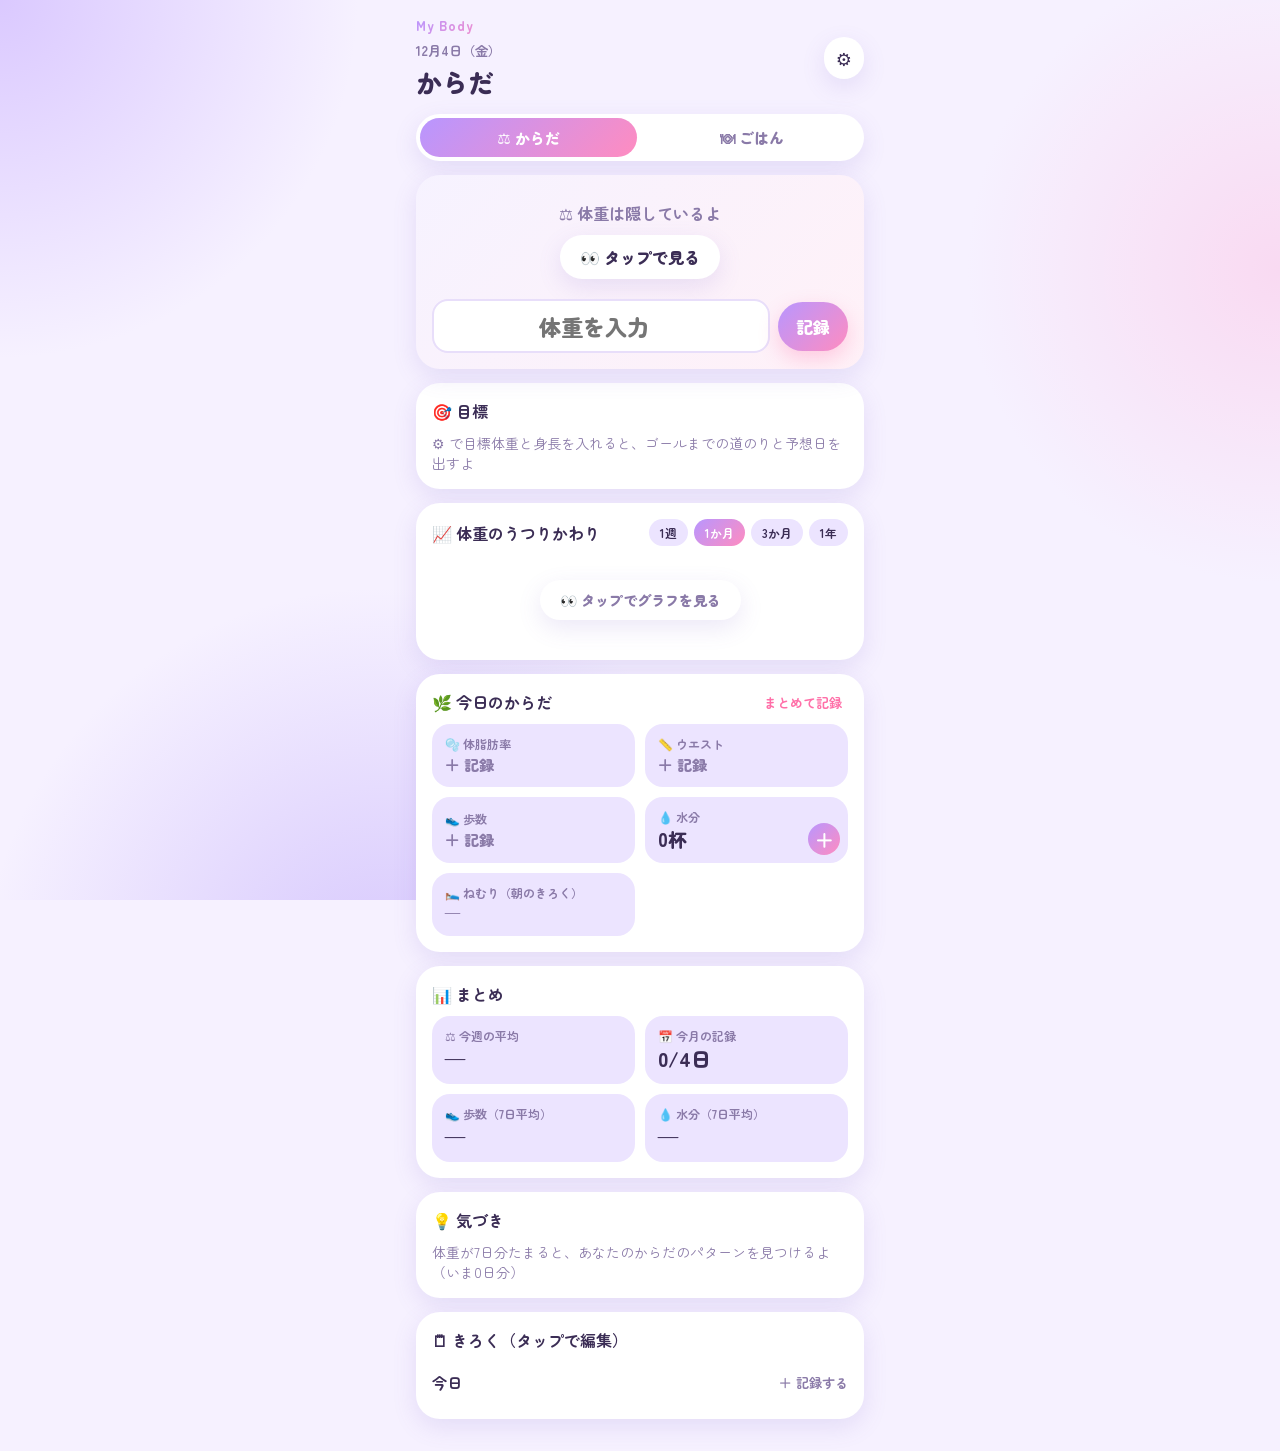
<file: body.html>
<!doctype html>
<html lang="ja">
<head>
<meta charset="utf-8">
<meta name="viewport" content="width=device-width, initial-scale=1, viewport-fit=cover">
<title>からだ</title>
<link rel="preconnect" href="https://fonts.googleapis.com">
<link rel="preconnect" href="https://fonts.gstatic.com" crossorigin>
<link href="https://fonts.googleapis.com/css2?family=Zen+Maru+Gothic:wght@500;700;900&display=swap" rel="stylesheet">
<link rel="stylesheet" href="shared.css">
<style>
.hbtn{background:var(--surface);border-radius:999px;padding:8px 12px;box-shadow:var(--shadow);font-size:18px}
/* 今日の体重 */
.hero{text-align:center;position:relative;overflow:hidden}
.hero::before{content:"";position:absolute;inset:0;background:var(--grad);opacity:.12}
.hero > *{position:relative}
.wbig{font-size:52px;font-weight:900;line-height:1.1;font-variant-numeric:tabular-nums}
.wbig small{font-size:18px;color:var(--sub);margin-left:4px}
.wsub{display:flex;justify-content:center;gap:14px;flex-wrap:wrap;font-size:13px;font-weight:700;color:var(--sub);margin-top:6px}
.wsub b{color:var(--ink)}
.down{color:var(--ok)!important} .up{color:var(--warn)!important}
.hidden-box{padding:10px 0 4px}
.hidden-box p{margin:0 0 10px;font-weight:700;color:var(--sub)}
.peek{background:var(--surface);border-radius:999px;padding:10px 20px;font-weight:900;box-shadow:var(--shadow)}
.entry{display:flex;gap:8px;align-items:center;margin-top:16px}
.entry .step{width:46px;height:46px;flex:none;border-radius:50%;background:var(--surface);font-size:22px;font-weight:900;box-shadow:var(--shadow)}
.entry input{flex:1;min-width:0;text-align:center;font-size:22px;font-weight:900;border:2px solid var(--line);border-radius:16px;padding:9px;background:var(--surface);outline:none}
.entry input:focus{border-color:var(--accent)}
.entry .big{width:auto;padding:12px 18px;flex:none}
.recorded{margin-top:10px;font-size:13px;font-weight:700;color:var(--ok)}

/* 目標 */
.goalbar{height:12px;background:var(--line);border-radius:999px;overflow:hidden;margin:8px 0}
.goalbar i{display:block;height:100%;background:var(--grad);border-radius:999px}
.gline{display:flex;justify-content:space-between;font-size:13px;font-weight:700;color:var(--sub)}
.gnote{font-size:14px;font-weight:700;margin-top:8px}
.bmi{display:inline-block;background:var(--c3);border-radius:999px;padding:3px 10px;font-size:12px;font-weight:700;margin-left:6px}

/* グラフ */
.ranges{display:flex;gap:6px}
.ranges button{background:var(--c1);border-radius:999px;padding:5px 11px;font-size:12px;font-weight:700}
.ranges button.on{background:var(--grad);color:#fff}
.chart svg{width:100%;height:auto;display:block}
.chart text{font-family:inherit;font-size:10px;fill:var(--sub);font-weight:700}
.legend{display:flex;gap:12px;font-size:11px;color:var(--sub);font-weight:700;margin-top:4px}
.legend i{display:inline-block;width:14px;height:4px;border-radius:2px;vertical-align:middle;margin-right:4px}

/* 今日のからだ */
.btiles{display:grid;grid-template-columns:1fr 1fr;gap:10px}
.btile{background:var(--c1);border-radius:18px;padding:11px 13px;text-align:left;position:relative}
.btile small{color:var(--sub);font-weight:700;font-size:12px;display:block}
.btile b{font-size:19px;font-weight:900}
.btile b.none{color:var(--sub);font-size:15px}
.btile .plus{position:absolute;right:8px;bottom:8px;width:32px;height:32px;border-radius:50%;background:var(--grad);color:#fff;font-weight:900;font-size:18px}

.ins{background:var(--c1);border-radius:14px;padding:10px 12px;font-size:14px;font-weight:700;margin-bottom:8px;line-height:1.5}
.ins:last-child{margin-bottom:0}
.hist .row{cursor:pointer}
.hist .v{font-size:13px;color:var(--sub);font-weight:700;text-align:right}

.fl{display:flex;justify-content:space-between;align-items:center;gap:10px;padding:10px 0;border-bottom:1px dashed var(--line);font-weight:700;font-size:15px}
.fl.col{flex-direction:column;align-items:stretch}
.fl input{border:2px solid var(--line);border-radius:12px;padding:8px 10px;background:transparent;font-size:16px;outline:none;width:110px;text-align:right}
.fl input[type=text]{width:100%;text-align:left}
.fl input:focus{border-color:var(--accent)}
.numw{display:flex;align-items:center;gap:6px;color:var(--sub)}
.setrow{display:flex;justify-content:space-between;align-items:center;padding:12px 0;border-bottom:1px dashed var(--line);font-weight:700}
.setrow small{display:block;color:var(--sub);font-size:12px;font-weight:500}
.tog{width:52px;height:30px;border-radius:999px;background:var(--line);position:relative;flex:none;transition:background .2s}
.tog::after{content:"";position:absolute;top:3px;left:3px;width:24px;height:24px;border-radius:50%;background:#fff;transition:transform .2s;box-shadow:0 1px 3px rgba(0,0,0,.2)}
.tog.on{background:var(--pink)}
.tog.on::after{transform:translateX(22px)}
.danger{width:100%;margin-top:10px;padding:12px;color:var(--warn);font-weight:700}
.sheet h4{margin:18px 0 6px;font-size:14px;color:var(--sub)}

/* からだ／ごはん の切り替え */
.views{display:flex;gap:6px;background:var(--surface);border-radius:999px;padding:4px;box-shadow:var(--shadow);margin-bottom:14px}
.views button{flex:1;padding:9px 0;border-radius:999px;font-weight:900;font-size:15px;color:var(--sub)}
.views button.on{background:var(--grad);color:#fff}

/* ごはん */
.daynav{display:flex;align-items:center;justify-content:center;gap:16px;margin-bottom:12px}
.daynav button{width:36px;height:36px;border-radius:50%;background:var(--surface);box-shadow:var(--shadow);font-weight:900;font-size:16px}
.daynav button:disabled{opacity:.3}
.daynav b{min-width:120px;text-align:center}
.kc{font-size:44px;font-weight:900;line-height:1.1;font-variant-numeric:tabular-nums}
.kc small{font-size:16px;color:var(--sub);margin-left:4px}
.kleft{font-size:14px;font-weight:700;color:var(--sub);margin:2px 0 10px}
.kleft b{color:var(--pink)} .kleft .over{color:var(--warn)}
.bar{height:12px;background:var(--line);border-radius:999px;overflow:hidden}
.bar i{display:block;height:100%;border-radius:999px;background:var(--grad)}
.bar i.over{background:var(--warn)}
.pfc{display:grid;grid-template-columns:1fr 1fr 1fr;gap:10px;margin-top:14px;text-align:left}
.pfc small{display:block;font-size:12px;font-weight:700;color:var(--sub)}
.pfc b{font-size:15px}
.pfc .bar{height:8px;margin-top:4px}
.pfc .p i{background:#ff8cc0} .pfc .f i{background:#ffc37a} .pfc .c i{background:#b896ff}
.pfc .bar i.over{background:var(--warn)}
.goalset{font-size:12px;color:var(--pink);font-weight:700;margin-top:10px}
.meal{padding:10px 0;border-bottom:1px dashed var(--line)}
.meal:last-child{border:0}
.meal h4{margin:0;display:flex;align-items:center;gap:8px;font-size:15px}
.meal h4 span{flex:1}
.meal h4 small{color:var(--sub);font-weight:700}
.meal h4 button{width:32px;height:32px;border-radius:50%;background:var(--grad);color:#fff;font-weight:900;font-size:18px;flex:none}
.fitem{display:flex;align-items:center;gap:8px;padding:7px 0 0 4px;font-size:14px;cursor:pointer}
.fitem .n{flex:1;min-width:0;font-weight:700;overflow:hidden;text-overflow:ellipsis;white-space:nowrap}
.fitem .n small{color:var(--sub);font-weight:700;margin-left:4px}
.fitem .k{color:var(--sub);font-weight:700;font-size:13px;flex:none}
.copy{font-size:12px;color:var(--pink);font-weight:700;margin-top:6px}
.wbars{display:flex;align-items:flex-end;gap:8px;height:120px;position:relative;margin-top:6px}
.wbars .col{flex:1;display:flex;flex-direction:column;align-items:center;justify-content:flex-end;height:100%;font-size:11px;font-weight:700;color:var(--sub)}
.wbars .col i{display:block;width:70%;border-radius:8px 8px 4px 4px;background:var(--grad);min-height:2px}
.wbars .col i.over{background:var(--warn)}
.wbars .col.today{color:var(--pink)}
.wbars .gl{position:absolute;left:0;right:0;border-top:2px dashed var(--ok);pointer-events:none}
/* 追加シート */
.mealtabs{display:flex;gap:6px;margin-bottom:10px}
.mealtabs button{flex:1;padding:7px 0;border-radius:999px;background:var(--c1);font-size:13px;font-weight:700}
.mealtabs button.on{background:var(--grad);color:#fff}
.fsearch{width:100%;margin-bottom:10px}
.fres{max-height:46vh;overflow-y:auto}
.fres h5{margin:8px 0 4px;font-size:12px;color:var(--sub)}
.fopt{display:flex;align-items:center;gap:10px;width:100%;text-align:left;padding:9px 10px;border-radius:14px;background:var(--c1);margin-bottom:6px;transition:background .2s}
.fopt.added{background:var(--c3)}
.fopt .e{font-size:22px}
.fopt .n{flex:1;min-width:0;font-weight:700;font-size:14px}
.fopt .n small{display:block;font-size:11px;color:var(--sub)}
.fopt .k{font-weight:900;font-size:13px;flex:none}
.fopt .fav{font-size:18px;color:var(--star);padding:0 2px;flex:none}
.qty{display:flex;gap:6px;flex-wrap:wrap;justify-content:center;margin:12px 0}
.qty button{background:var(--c1);border-radius:999px;padding:8px 14px;font-weight:700}
.qty button.on{background:var(--grad);color:#fff}
.cform{display:grid;grid-template-columns:1fr 1fr;gap:8px;margin-top:8px}
.cform input{width:100%}
.cform .wide{grid-column:1 / -1}
.presets{display:flex;gap:6px;flex-wrap:wrap}
.presets button{background:var(--c1);border-radius:999px;padding:7px 12px;font-size:13px;font-weight:700}
.presets button.on{background:var(--grad);color:#fff}
</style>
</head>
<body>
<div class="wrap">
  <header>
    <div><div class="brand">My Body</div><small id="date"></small><h1>からだ</h1></div>
    <button id="setBtn" class="hbtn" aria-label="設定">⚙️</button>
  </header>

  <div class="views" id="views"><button data-view="body" class="on">⚖️ からだ</button><button data-view="food">🍽 ごはん</button></div>

  <div id="viewFood" hidden>
    <div class="daynav"><button data-fday="-1" aria-label="前の日">‹</button><b id="fDay">今日</b><button data-fday="1" aria-label="次の日">›</button></div>
    <section class="card hero" id="fSum"></section>
    <section class="card mini" id="fMeals"></section>
    <section class="card mini" id="fWeek"></section>
  </div>

  <div id="viewBody">
  <section class="card hero" id="hero"></section>
  <section class="card mini" id="goal"></section>
  <section class="card mini">
    <h3>📈 体重のうつりかわり <span class="ranges" id="ranges"></span></h3>
    <div class="chart" id="chart"></div>
  </section>
  <section class="card mini">
    <h3>🌿 今日のからだ <button class="link" data-edit="today">まとめて記録</button></h3>
    <div class="btiles" id="btiles"></div>
  </section>
  <section class="card mini" id="period" hidden></section>
  <section class="card mini" id="summary"></section>
  <section class="card mini" id="insight"></section>
  <section class="card mini hist">
    <h3>🗒 きろく（タップで編集）</h3>
    <div id="hist"></div>
  </section>
  </div>
</div>

<!-- ごはんを追加 -->
<div id="addSheet" class="sheet-wrap" hidden>
  <div class="sheet">
    <h3 id="addTitle">ごはんを追加</h3>
    <div class="mealtabs" id="addMeals"></div>
    <input class="tin fsearch" id="fq" placeholder="🔍 食べたものを検索（例：からあげ）" enterkeyhint="search">
    <div class="fres" id="fres"></div>
    <button class="pill" id="customBtn" style="width:100%;padding:11px;margin-top:8px">✏️ リストにないものを自分で入力</button>
    <div id="cformWrap" hidden>
      <div class="cform">
        <input class="tin wide" id="cName" placeholder="名前（例：手作りスムージー）">
        <input class="tin" id="cKcal" type="number" inputmode="decimal" placeholder="kcal">
        <input class="tin" id="cUnit" placeholder="量（例：1杯）">
        <input class="tin" id="cP" type="number" inputmode="decimal" placeholder="たんぱく質 g">
        <input class="tin" id="cF" type="number" inputmode="decimal" placeholder="脂質 g">
        <input class="tin wide" id="cC" type="number" inputmode="decimal" placeholder="炭水化物 g">
      </div>
      <button class="big" id="cSave" style="margin-top:10px">保存して追加</button>
    </div>
    <button class="big" id="addDone" style="margin-top:12px">とじる</button>
  </div>
</div>

<!-- 記録したごはん -->
<div id="itemSheet" class="sheet-wrap" hidden>
  <div class="sheet">
    <h3 id="itemTitle"></h3>
    <p class="muted" id="itemInfo"></p>
    <div class="qty" id="itemQty"></div>
    <div class="mealtabs" id="itemMeals"></div>
    <button class="big" id="itemClose">OK</button>
    <button class="danger" id="itemDel">削除</button>
  </div>
</div>

<!-- ごはんの目標 -->
<div id="fSetSheet" class="sheet-wrap" hidden>
  <div class="sheet">
    <h3>🎯 ごはんの目標</h3>
    <div class="fl"><span>🔥 1日のカロリー</span><span class="numw"><input type="number" inputmode="numeric" id="fsKcal" placeholder="1800">kcal</span></div>
    <h4>バランス（たんぱく質・脂質・炭水化物）</h4>
    <div class="presets" id="fsPresets"></div>
    <p class="muted" style="font-size:12px;margin-top:10px">めやす：成人女性は1日 1,600〜2,000kcal、男性は 2,000〜2,600kcal くらい（活動量で変わるよ）</p>
    <button class="big" id="fsSave" style="margin-top:14px">保存</button>
  </div>
</div>

<!-- 1日の記録 -->
<div id="editSheet" class="sheet-wrap" hidden>
  <div class="sheet">
    <h3 id="editTitle">きろく</h3>
    <div id="editForm"></div>
    <button id="editSave" class="big" style="margin-top:16px">保存</button>
  </div>
</div>

<!-- 設定 -->
<div id="setSheet" class="sheet-wrap" hidden>
  <div class="sheet">
    <h3>⚙️ からだの設定</h3>
    <div class="fl"><span>📏 身長<small style="display:block;color:var(--sub);font-size:12px">BMIの計算に使うよ</small></span><span class="numw"><input type="number" inputmode="decimal" step="0.1" id="sHeight" placeholder="160">cm</span></div>
    <div class="fl"><span>🎯 目標体重</span><span class="numw"><input type="number" inputmode="decimal" step="0.1" id="sGoal" placeholder="50.0">kg</span></div>
    <div class="setrow"><span>👀 数字をふだん隠す<small>オンにすると、タップしたときだけ体重が見える</small></span><button class="tog" id="sHide"></button></div>
    <h4>記録する項目</h4>
    <div id="sFields"></div>
    <h4>データ</h4>
    <button class="pill" id="csvBtn" style="width:100%;padding:12px">📤 からだの記録を書き出す（CSV）</button>
    <button id="setSave" class="big" style="margin-top:16px">保存</button>
  </div>
</div>

<div id="toast" class="toast"></div>

<script src="shared.js"></script>
<script src="food-db.js"></script>
<script>
const S_KEY = 'body:settings', R_KEY = 'body:records';
const FIELDS = [
  { k: 'fat', label: '体脂肪率', icon: '🫧', unit: '%', step: '0.1', type: 'num', ph: '25.0' },
  { k: 'waist', label: 'ウエスト', icon: '📏', unit: 'cm', step: '0.5', type: 'num', ph: '65' },
  { k: 'steps', label: '歩数', icon: '👟', unit: '歩', step: '100', type: 'num', ph: '8000' },
  { k: 'water', label: '水分', icon: '💧', unit: '杯', step: '1', type: 'count' },
  { k: 'period', label: '生理', icon: '🌸', type: 'pick', opts: ['なし', '少なめ', 'ふつう', '多め'], emo: ['⚪️', '🌸', '🌺', '🌹'] },
  { k: 'memo', label: 'メモ', icon: '✏️', type: 'text', ph: '例：外食が多かった' }
];
const DEF = { height: null, goal: null, goalFrom: null, hide: true, fields: ['fat', 'waist', 'steps', 'water', 'memo'] };
const settings = () => Object.assign({}, DEF, load(S_KEY, {}));
const recs = () => load(R_KEY, {});
const mrecs = () => load('morning:records', {});
const fieldOn = k => settings().fields.includes(k);

// 日付の計算
const parseKey = k => { const [y, m, d] = k.split('-').map(Number); return new Date(y, m - 1, d).getTime(); };
const addKey = (k, n) => { const d = new Date(parseKey(k)); d.setDate(d.getDate() + n); return dayKey(d); };
const diffDays = (a, b) => Math.round((parseKey(b) - parseKey(a)) / DAY);
const md = k => { const [, m, d] = k.split('-').map(Number); return `${m}/${d}`; };

// 体重は朝のきろく（morning:records）と同じ場所に入れる
const weightOf = k => { const m = mrecs()[k]; return m && m.weight != null ? +m.weight : null; };
function setWeight(k, w) {
  const all = mrecs(), r = all[k] || {};
  if (w == null || isNaN(w)) delete r.weight; else r.weight = Math.round(w * 10) / 10;
  all[k] = r; store('morning:records', all);
}
const weightKeys = () => Object.keys(mrecs()).filter(k => weightOf(k) != null).sort();
function avg7(k) { const a = []; for (let i = 0; i < 7; i++) { const w = weightOf(addKey(k, -i)); if (w != null) a.push(w); } return a.length ? avg(a) : null; }
function avgRange(from, to) { const a = []; for (let i = from; i <= to; i++) { const w = weightOf(keyOf(-i)); if (w != null) a.push(w); } return a.length ? avg(a) : null; }
function lastWeight() { const ks = weightKeys(); return ks.length ? { k: ks[ks.length - 1], w: weightOf(ks[ks.length - 1]) } : null; }
// ここ14日の流れ（1日あたり何kg）
function slope() {
  const p = [];
  for (let i = 0; i < 14; i++) { const w = weightOf(keyOf(-i)); if (w != null) p.push([-i, w]); }
  if (p.length < 5) return null;
  const mx = avg(p.map(x => x[0])), my = avg(p.map(x => x[1]));
  const num = p.reduce((a, [x, y]) => a + (x - mx) * (y - my), 0), den = p.reduce((a, [x]) => a + (x - mx) ** 2, 0);
  return den ? num / den : null;
}

// 隠す・見せる
let revealed = false;
const hidden = () => settings().hide && !revealed;
const fmtW = w => w == null ? '—' : hidden() ? '••.•' : w.toFixed(1);
function reveal(v) { revealed = v; render(); }
document.addEventListener('visibilitychange', () => { if (document.hidden) revealed = false; });

// ---------- 今日の体重 ----------
function renderHero() {
  const s = settings(), w = weightOf(today()), lw = lastWeight();
  const prev = (() => { for (let i = 1; i < 30; i++) { const x = weightOf(keyOf(-i)); if (x != null) return x; } return null; })();
  let html = '';
  if (hidden()) {
    html = `<div class="hidden-box"><p>⚖️ 体重は隠しているよ ${w != null ? '・ 今日は記録ずみ ✓' : ''}</p><button class="peek" data-act="peek">👀 タップで見る</button></div>`;
  } else if (w != null || lw) {
    const cur = w != null ? w : lw.w, a7 = avg7(today());
    const d = w != null && prev != null ? Math.round((w - prev) * 10) / 10 : null;
    let bmi = '';
    if (s.height) { const b = cur / ((s.height / 100) ** 2); bmi = `<span class="bmi">BMI ${b.toFixed(1)}（${b < 18.5 ? 'やせ' : b < 25 ? 'ふつう' : '高め'}）</span>`; }
    html = `<div class="wbig">${cur.toFixed(1)}<small>kg</small></div>
      <div class="wsub">${w == null ? `<span>${md(lw.k)}の記録</span>` : ''}${d != null ? `<span>前回より <b class="${d < 0 ? 'down' : d > 0 ? 'up' : ''}">${d > 0 ? '+' : ''}${d.toFixed(1)}</b></span>` : ''}
      ${a7 != null ? `<span>7日平均 <b>${a7.toFixed(1)}</b></span>` : ''}</div>${bmi ? `<div style="margin-top:6px">${bmi}</div>` : ''}
      ${s.hide ? '<button class="link" data-act="hide" style="margin-top:8px">🙈 隠す</button>' : ''}`;
  } else html = '<p class="muted" style="padding:8px 0">はじめての体重を記録しよう⚖️</p>';
  const val = hidden() ? null : w != null ? w : lw ? lw.w : null;
  html += `<div class="entry">
    ${hidden() ? '' : '<button class="step" data-step="-0.1">−</button>'}
    <input type="number" inputmode="decimal" step="0.1" id="wIn" placeholder="${hidden() ? '体重を入力' : '52.0'}" value="${val != null ? val.toFixed(1) : ''}">
    ${hidden() ? '' : '<button class="step" data-step="0.1">＋</button>'}
    <button class="big" id="wSave">${w != null ? '更新' : '記録'}</button></div>`;
  if (w != null) html += '<div class="recorded">✓ 今日の体重は記録ずみ（+5pt）</div>';
  $('#hero').innerHTML = html;
}

// ---------- 目標 ----------
function renderGoal() {
  const s = settings(), lw = lastWeight();
  if (!s.goal) { $('#goal').innerHTML = '<h3>🎯 目標</h3><p class="muted">⚙️ で目標体重と身長を入れると、ゴールまでの道のりと予想日を出すよ</p>'; return; }
  if (!lw) { $('#goal').innerHTML = `<h3>🎯 目標 ${fmtW(s.goal)}kg</h3><p class="muted">体重を記録すると、ここに進み具合が出るよ</p>`; return; }
  const cur = avg7(lw.k) || lw.w, from = s.goalFrom || cur;
  const total = from - s.goal, done = from - cur;
  const pct = total ? Math.max(0, Math.min(100, Math.round(done / total * 100))) : 100;
  const left = Math.round((cur - s.goal) * 10) / 10;
  const sl = slope();
  let note = '';
  if (Math.abs(left) < 0.2) note = '🎉 目標に到着！おめでとう！';
  else if (sl != null && Math.abs(sl) > 0.005 && Math.sign(sl) === Math.sign(s.goal - cur)) {
    const days = Math.round((s.goal - cur) / sl), dt = new Date(sod(days));
    note = days < 400 ? `🔮 このペースだと <b>${dt.getMonth() + 1}月${dt.getDate()}日ごろ</b> に目標に届きそう（あと${days}日）` : '🔮 ゆっくり近づいてるよ。この調子で';
  } else if (sl != null) note = '🌿 ここ2週間は横ばい〜逆向き。あせらず、続けることが大事だよ';
  else note = '🔮 5日以上記録すると、目標に届く日を予想するよ';
  $('#goal').innerHTML = `<h3>🎯 目標 ${fmtW(s.goal)}kg</h3>
    <div class="goalbar"><i style="width:${pct}%"></i></div>
    <div class="gline"><span>スタート ${fmtW(from)}</span><span>${pct}%</span><span>あと ${hidden() ? '•.•' : Math.abs(left).toFixed(1)}kg</span></div>
    <div class="gnote">${note}</div>`;
}

// ---------- グラフ ----------
const RANGES = [['w', '1週', 7], ['m', '1か月', 30], ['q', '3か月', 90], ['y', '1年', 365]];
let range = load('body:range', 'm');
function renderChart() {
  $('#ranges').innerHTML = RANGES.map(([k, l]) => `<button data-range="${k}" class="${k === range ? 'on' : ''}">${l}</button>`).join('');
  if (hidden()) { $('#chart').innerHTML = '<p class="muted" style="text-align:center;padding:24px 0"><button class="peek" data-act="peek">👀 タップでグラフを見る</button></p>'; return; }
  const N = RANGES.find(r => r[0] === range)[2];
  const pts = [];
  for (let i = N - 1; i >= 0; i--) { const k = keyOf(-i), w = weightOf(k); if (w != null) pts.push({ x: N - 1 - i, w, k }); }
  if (pts.length < 2) { $('#chart').innerHTML = '<p class="muted">2日以上記録するとグラフが出るよ</p>'; return; }
  const av = pts.map(p => ({ x: p.x, w: avg7(p.k) }));
  let mn = Math.min(...pts.map(p => p.w)), mx = Math.max(...pts.map(p => p.w));
  const g = settings().goal;
  if (g && Math.abs(g - (mn + mx) / 2) < 6) { mn = Math.min(mn, g); mx = Math.max(mx, g); }
  mn -= .3; mx += .3;
  const W = 320, H = 170, L = 34, R = 8, T = 10, B = 22;
  const X = x => L + x / (N - 1) * (W - L - R), Y = w => T + (mx - w) / (mx - mn) * (H - T - B);
  let svg = `<svg viewBox="0 0 ${W} ${H}"><defs><linearGradient id="lg" x1="0" x2="1"><stop offset="0" stop-color="#b896ff"/><stop offset="1" stop-color="#ff8cc0"/></linearGradient></defs>`;
  for (let i = 0; i <= 2; i++) {
    const v = mn + (mx - mn) * i / 2, y = Y(v);
    svg += `<line x1="${L}" x2="${W - R}" y1="${y}" y2="${y}" stroke="var(--line)" stroke-width="1"/><text x="${L - 4}" y="${y + 3}" text-anchor="end">${v.toFixed(1)}</text>`;
  }
  if (g && g >= mn && g <= mx) svg += `<line x1="${L}" x2="${W - R}" y1="${Y(g)}" y2="${Y(g)}" stroke="#3bb88a" stroke-width="1.5" stroke-dasharray="5 4"/><text x="${W - R}" y="${Y(g) - 4}" text-anchor="end" style="fill:#3bb88a">目標</text>`;
  if (N <= 90) pts.forEach(p => { svg += `<circle cx="${X(p.x)}" cy="${Y(p.w)}" r="${N <= 30 ? 3 : 2}" fill="#ff8cc0" opacity=".45"/>`; });
  svg += `<path d="${av.map((p, i) => (i ? 'L' : 'M') + X(p.x).toFixed(1) + ' ' + Y(p.w).toFixed(1)).join(' ')}" fill="none" stroke="url(#lg)" stroke-width="3" stroke-linecap="round" stroke-linejoin="round"/>`;
  const last = pts[pts.length - 1];
  svg += `<circle cx="${X(last.x)}" cy="${Y(last.w)}" r="4.5" fill="#ff6fa8"/>`;
  [0, Math.floor((N - 1) / 2), N - 1].forEach((x, i) => { svg += `<text x="${X(x)}" y="${H - 6}" text-anchor="${['start', 'middle', 'end'][i]}">${md(keyOf(-(N - 1 - x)))}</text>`; });
  svg += '</svg>';
  $('#chart').innerHTML = svg + '<div class="legend"><span><i style="background:#ff8cc0;opacity:.5"></i>毎日の体重</span><span><i style="background:linear-gradient(90deg,#b896ff,#ff8cc0)"></i>7日平均（ならした線）</span></div>';
}

// ---------- 今日のからだ ----------
function renderTiles() {
  const r = recs()[today()] || {}, m = mrecs()[today()] || {};
  const tiles = [];
  FIELDS.filter(f => fieldOn(f.k) && f.k !== 'memo').forEach(f => {
    const v = r[f.k];
    if (f.type === 'count') tiles.push(`<div class="btile"><small>${f.icon} ${f.label}</small><b>${v || 0}${f.unit}</b><button class="plus" data-water="1" aria-label="1杯ふやす">＋</button></div>`);
    else if (f.type === 'pick') tiles.push(`<button class="btile" data-edit="today"><small>${f.icon} ${f.label}</small><b class="${v == null ? 'none' : ''}">${v == null ? '—' : f.emo[v] + ' ' + f.opts[v]}</b></button>`);
    else tiles.push(`<button class="btile" data-edit="today"><small>${f.icon} ${f.label}</small><b class="${v == null ? 'none' : ''}">${v == null ? '＋ 記録' : (f.k === 'steps' ? Number(v).toLocaleString() : v) + f.unit}</b></button>`);
  });
  const sh = sleepH(m);
  tiles.push(`<div class="btile"><small>🛌 ねむり（朝のきろく）</small><b class="${sh == null ? 'none' : ''}">${sh == null ? '—' : sh.toFixed(1) + '時間'}</b></div>`);
  $('#btiles').innerHTML = tiles.join('');
}

// ---------- 生理 ----------
function periodInfo() {
  const r = recs(), on = k => r[k] && r[k].period > 0;
  const ks = Object.keys(r).filter(on).sort();
  if (!ks.length) return null;
  const starts = ks.filter(k => !on(addKey(k, -1)));
  const cycles = starts.slice(1).map((k, i) => diffDays(starts[i], k)).filter(d => d >= 20 && d <= 45);
  const len = cycles.length ? Math.round(avg(cycles)) : 28;
  const last = starts[starts.length - 1], next = addKey(last, len);
  const dayN = diffDays(last, today()) + 1;
  const ongoing = on(today()) || (on(addKey(today(), -1)) && dayN <= 8);
  return { last, next, len, dayN, ongoing, until: diffDays(today(), next), guess: !cycles.length };
}
function renderPeriod() {
  if (!fieldOn('period')) { $('#period').hidden = true; return; }
  $('#period').hidden = false;
  const p = periodInfo();
  if (!p) { $('#period').innerHTML = '<h3>🌸 生理</h3><p class="muted">「今日のからだ」から記録すると、次の予定日を予想するよ</p>'; return; }
  $('#period').innerHTML = `<h3>🌸 生理</h3>` + (p.ongoing ? `<p class="gnote">いま ${p.dayN}日目。あたたかくして、むりしないでね</p>` : '')
    + `<p class="gnote">次の予定：<b>${md(p.next)}ごろ</b>（${p.until > 0 ? `あと${p.until}日` : p.until === 0 ? '今日' : `${-p.until}日すぎ`}）</p>`
    + `<p class="muted" style="font-size:12px">${p.guess ? '周期は28日として予想中（2回記録すると、あなたの周期で予想するよ）' : `あなたの平均周期：${p.len}日`}</p>`;
}

// ---------- まとめ ----------
function renderSummary() {
  const tw = avgRange(0, 6), lw = avgRange(7, 13);
  const now = new Date(), mKeys = [];
  for (let d = 1; d <= now.getDate(); d++) mKeys.push(dayKey(new Date(now.getFullYear(), now.getMonth(), d)));
  const mw = mKeys.map(weightOf).filter(x => x != null);
  const r = recs();
  const st = []; for (let i = 0; i < 7; i++) { const v = (r[keyOf(-i)] || {}).steps; if (v != null) st.push(+v); }
  const wa = []; for (let i = 0; i < 7; i++) { const v = (r[keyOf(-i)] || {}).water; if (v) wa.push(+v); }
  const diff = tw != null && lw != null ? tw - lw : null;
  const tiles = [
    ['⚖️ 今週の平均', tw != null ? fmtW(tw) + 'kg' : '—', diff != null && !hidden() ? `<small class="${diff < 0 ? 'down' : diff > 0 ? 'up' : ''}">先週より ${diff > 0 ? '+' : ''}${diff.toFixed(1)}</small>` : ''],
    ['📅 今月の記録', `${mw.length}/${now.getDate()}日`, mw.length ? `<small>平均 ${fmtW(avg(mw))}kg</small>` : '']
  ];
  if (fieldOn('steps')) tiles.push(['👟 歩数（7日平均）', st.length ? Math.round(avg(st)).toLocaleString() + '歩' : '—', '']);
  if (fieldOn('water')) tiles.push(['💧 水分（7日平均）', wa.length ? avg(wa).toFixed(1) + '杯' : '—', '']);
  $('#summary').innerHTML = '<h3>📊 まとめ</h3><div class="tiles">' + tiles.map(([l, v, x]) => `<div class="tile"><small>${l}</small><b>${v}</b>${x}</div>`).join('') + '</div>';
}

// ---------- 気づき ----------
function bodyInsights() {
  const out = [], ks = weightKeys();
  if (ks.length < 7) return { list: out, n: ks.length };
  const tw = avgRange(0, 6), lw = avgRange(7, 13);
  if (tw != null && lw != null) {
    const d = tw - lw;
    out.push(d <= -.2 ? `📉 先週より平均 ${hidden() ? '' : (-d).toFixed(1) + 'kg '}減ってるよ。いい流れ！`
      : d >= .2 ? `📈 先週より平均 ${hidden() ? '' : d.toFixed(1) + 'kg '}増えてるよ。むりせず、ゆるっと整えよう`
      : '➖ 先週とほぼ同じ。安定してるね');
  }
  // 曜日のくせ
  const dev = {};
  ks.slice(-90).forEach(k => { const a = avg7(k); if (a == null) return; const w = new Date(parseKey(k)).getDay(); (dev[w] = dev[w] || []).push(weightOf(k) - a); });
  let best = null;
  Object.keys(dev).forEach(w => { if (dev[w].length >= 3) { const v = avg(dev[w]); if (!best || v > best.v) best = { w, v }; } });
  if (best && best.v >= .25) out.push(`🗓 ${WD[best.w]}曜日は体重が高めに出やすいよ。前の日の過ごし方の影響かも`);
  // 歩数・ねむりと次の日の体重
  const r = recs(), mr = mrecs(), hi = [], lo = [], sh = [], sl = [];
  ks.forEach(k => {
    const n = addKey(k, 1), w0 = weightOf(k), w1 = weightOf(n);
    if (w1 == null) return;
    const ch = w1 - w0, steps = (r[k] || {}).steps;
    if (steps != null) (steps >= 8000 ? hi : lo).push(ch);
    const s = sleepH(mr[n]);
    if (s != null) (s >= 7 ? sh : sl).push(ch);
  });
  if (hi.length >= 3 && lo.length >= 3 && avg(hi) - avg(lo) <= -.15) out.push('👟 8000歩以上歩いた日の次の日は、体重が下がりやすいみたい');
  if (sh.length >= 3 && sl.length >= 3 && avg(sh) - avg(sl) <= -.15) out.push('🛌 7時間以上ねむれた日は、体重が下がりやすいみたい。ねむりも大事！');
  // 記録の続き
  let streak = 0; while (weightOf(keyOf(-streak)) != null) streak++;
  if (streak >= 3) out.push(`🔥 ${streak}日連続で記録してる！はかり続けるだけで、整いやすくなるよ`);
  return { list: out.slice(0, 4), n: ks.length };
}
function renderInsight() {
  const { list, n } = bodyInsights();
  $('#insight').innerHTML = '<h3>💡 気づき</h3>' + (list.length ? list.map(x => `<div class="ins">${x}</div>`).join('')
    : `<p class="muted">体重が7日分たまると、あなたのからだのパターンを見つけるよ（いま${n}日分）</p>`);
}

// ---------- きろく一覧 ----------
function renderHist() {
  const r = recs(), rows = [];
  for (let i = 0; i < 30; i++) {
    const k = keyOf(-i), w = weightOf(k), x = r[k] || {};
    const bits = [];
    if (w != null) bits.push('⚖️' + fmtW(w));
    if (x.fat != null && fieldOn('fat')) bits.push('🫧' + x.fat + '%');
    if (x.steps != null && fieldOn('steps')) bits.push('👟' + Number(x.steps).toLocaleString());
    if (x.water && fieldOn('water')) bits.push('💧' + x.water);
    if (x.period > 0 && fieldOn('period')) bits.push('🌸');
    if (!bits.length && i > 0) continue;
    rows.push(`<div class="row" data-edit="${k}"><div class="t">${i === 0 ? '今日' : dateLabel(k)}</div><div class="v">${bits.join(' ') || '＋ 記録する'}</div></div>`);
  }
  $('#hist').innerHTML = rows.join('');
}

// ---------- 1日の記録シート ----------
let editKey = null;
function openEdit(k) {
  editKey = k;
  const r = recs()[k] || {}, w = weightOf(k);
  $('#editTitle').textContent = (k === today() ? '今日' : dateLabel(k)) + 'のからだ';
  let html = `<label class="fl"><span>⚖️ 体重</span><span class="numw"><input type="number" inputmode="decimal" step="0.1" data-k="weight" value="${w != null && !hidden() ? w : ''}" placeholder="${w != null && hidden() ? '記録ずみ（隠し中）' : '52.0'}">kg</span></label>`;
  FIELDS.filter(f => fieldOn(f.k)).forEach(f => {
    const v = r[f.k];
    if (f.type === 'num' || f.type === 'count') html += `<label class="fl"><span>${f.icon} ${f.label}</span><span class="numw"><input type="number" inputmode="decimal" step="${f.step}" data-k="${f.k}" value="${v != null ? v : ''}" placeholder="${f.ph || 0}">${f.unit}</span></label>`;
    else if (f.type === 'pick') html += `<div class="fl col"><span>${f.icon} ${f.label}</span><div class="seg" data-k="${f.k}">${f.opts.map((o, i) => `<button type="button" data-v="${i}" class="${v === i ? 'on' : ''}">${f.emo[i]}<small>${o}</small></button>`).join('')}</div></div>`;
    else html += `<label class="fl col"><span>${f.icon} ${f.label}</span><input type="text" data-k="${f.k}" value="${esc(v || '')}" placeholder="${f.ph}"></label>`;
  });
  $('#editForm').innerHTML = html;
  $('#editSheet').hidden = false;
}
$('#editForm').addEventListener('click', e => {
  const b = e.target.closest('.seg button'); if (!b) return;
  const was = b.classList.contains('on');
  b.parentNode.querySelectorAll('button').forEach(x => x.classList.remove('on'));
  if (!was) b.classList.add('on');
});
$('#editSave').addEventListener('click', () => {
  const all = recs(), r = Object.assign({}, all[editKey] || {});
  $('#editForm').querySelectorAll('input[data-k]').forEach(inp => {
    const k = inp.dataset.k, v = inp.value.trim();
    if (k === 'weight') { if (v) setWeight(editKey, parseFloat(v)); return; }   // 空欄（隠し中）は変えない
    if (!v) { delete r[k]; return; }
    if (inp.type === 'number') { const n = parseFloat(v); if (isNaN(n)) delete r[k]; else r[k] = n; } else r[k] = v;
  });
  $('#editForm').querySelectorAll('.seg').forEach(s => { const on = s.querySelector('.on'); if (on) r[s.dataset.k] = +on.dataset.v; else delete r[s.dataset.k]; });
  all[editKey] = r; store(R_KEY, all);
  $('#editSheet').hidden = true; toast('記録したよ 🌿'); render();
});

// ---------- 設定 ----------
let sHide = true;
function openSettings() {
  const s = settings();
  $('#sHeight').value = s.height || ''; $('#sGoal').value = s.goal || '';
  sHide = s.hide; $('#sHide').classList.toggle('on', sHide);
  $('#sFields').innerHTML = FIELDS.map(f => `<div class="setrow"><span>${f.icon} ${f.label}</span><button class="tog${s.fields.includes(f.k) ? ' on' : ''}" data-f="${f.k}"></button></div>`).join('');
  $('#setSheet').hidden = false;
}
$('#sHide').addEventListener('click', () => { sHide = !sHide; $('#sHide').classList.toggle('on', sHide); });
$('#sFields').addEventListener('click', e => { const b = e.target.closest('[data-f]'); if (b) b.classList.toggle('on'); });
$('#setSave').addEventListener('click', () => {
  const s = settings();
  const h = parseFloat($('#sHeight').value), g = parseFloat($('#sGoal').value);
  s.height = isNaN(h) ? null : h;
  const newGoal = isNaN(g) ? null : g;
  if (newGoal !== s.goal) { const lw = lastWeight(); s.goalFrom = lw ? Math.round((avg7(lw.k) || lw.w) * 10) / 10 : null; }
  s.goal = newGoal;
  s.hide = sHide;
  s.fields = [...$('#sFields').querySelectorAll('.tog.on')].map(b => b.dataset.f);
  store(S_KEY, s);
  $('#setSheet').hidden = true; render(); toast('設定したよ');
});
$('#csvBtn').addEventListener('click', async () => {
  const r = recs(), m = mrecs();
  const keys = [...new Set([...Object.keys(r), ...weightKeys()])].sort();
  const rows = [['日付', '体重kg', '体脂肪率%', 'ウエストcm', '歩数', '水分杯', '生理', 'ねむり時間', 'メモ']];
  keys.forEach(k => { const x = r[k] || {}, s = sleepH(m[k]); rows.push([k, weightOf(k) ?? '', x.fat ?? '', x.waist ?? '', x.steps ?? '', x.water ?? '', x.period != null ? FIELDS[4].opts[x.period] : '', s != null ? s.toFixed(1) : '', (x.memo || '').replace(/[",\n]/g, ' ')]); });
  const csv = '﻿' + rows.map(r => r.join(',')).join('\n');
  const name = `karada-${today()}.csv`;
  const file = new File([csv], name, { type: 'text/csv' });
  try { if (navigator.canShare && navigator.canShare({ files: [file] })) { await navigator.share({ files: [file], title: 'からだの記録' }); return; } } catch (e) { if (e.name === 'AbortError') return; }
  const a = document.createElement('a'); a.href = URL.createObjectURL(file); a.download = name; document.body.appendChild(a); a.click(); a.remove();
});

// ---------- 操作 ----------
document.body.addEventListener('click', e => {
  const a = e.target.closest('[data-act]'), act = a && a.dataset.act;
  if (act === 'peek') reveal(true);
  if (act === 'hide') reveal(false);
  const st = e.target.closest('[data-step]');
  if (st) { const inp = $('#wIn'); const base = parseFloat(inp.value) || (lastWeight() || { w: 50 }).w; inp.value = (base + +st.dataset.step).toFixed(1); }
  if (e.target.closest('#wSave')) {
    const v = parseFloat($('#wIn').value);
    if (isNaN(v) || v < 20 || v > 300) { toast('体重を入れてね'); return; }
    const first = weightOf(today()) == null;
    setWeight(today(), v);
    toast(first ? '⚖️ 記録したよ +5pt' : '⚖️ 更新したよ');
    try { navigator.vibrate && navigator.vibrate(20); } catch (x) {}
    render(); checkLevelUp();
  }
  const rg = e.target.closest('[data-range]');
  if (rg) { range = rg.dataset.range; store('body:range', range); renderChart(); }
  if (e.target.closest('[data-water]')) {
    const all = recs(), r = all[today()] || {};
    r.water = (r.water || 0) + 1; all[today()] = r; store(R_KEY, all);
    toast(`💧 ${r.water}杯め！`); renderTiles(); renderSummary();
  }
  const ed = e.target.closest('[data-edit]');
  if (ed) openEdit(ed.dataset.edit === 'today' ? today() : ed.dataset.edit);
});
document.body.addEventListener('keydown', e => { if (e.target.id === 'wIn' && e.key === 'Enter') $('#wSave').click(); });
$('#setBtn').addEventListener('click', openSettings);
document.querySelectorAll('.sheet-wrap').forEach(w => w.addEventListener('click', e => { if (e.target === w) w.hidden = true; }));


// ================= 🍽 ごはん =================
const F_LOG = 'food:log', F_CUSTOM = 'food:custom', F_SET = 'food:settings';
const MEALS = [['b', '🌅', '朝ごはん'], ['l', '☀️', '昼ごはん'], ['d', '🌙', '夜ごはん'], ['s', '🍪', '間食']];
const QTYS = [[0.5, '半分'], [1, '1人前'], [1.5, '1.5倍'], [2, '2倍'], [3, '3倍']];
const PRESETS = [['bal', 'バランス', 15, 25, 60], ['pro', '高たんぱく', 30, 25, 45], ['low', '糖質ひかえめ', 25, 35, 40]];
const foodLog = () => load(F_LOG, {});
const fSet = () => Object.assign({ kcal: 1800, preset: 'bal' }, load(F_SET, {}));
function goals() {
  const s = fSet(), pr = PRESETS.find(x => x[0] === s.preset) || PRESETS[0];
  return { kcal: s.kcal, p: s.kcal * pr[2] / 100 / 4, f: s.kcal * pr[3] / 100 / 9, c: s.kcal * pr[4] / 100 / 4 };
}
const hira = s => String(s).replace(/[ァ-ヶ]/g, ch => String.fromCharCode(ch.charCodeAt(0) - 0x60)).toLowerCase().replace(/\s/g, '');
const totals = list => list.reduce((a, x) => ({ kcal: a.kcal + x.kcal * x.qty, p: a.p + x.p * x.qty, f: a.f + x.f * x.qty, c: a.c + x.c * x.qty }), { kcal: 0, p: 0, f: 0, c: 0 });
const r0 = n => Math.round(n), r1 = n => Math.round(n * 10) / 10;
const mealNow = () => { const h = new Date().getHours() + new Date().getMinutes() / 60; return h < 10.5 ? 'b' : h < 15 ? 'l' : h < 17 ? 's' : 'd'; };
let fOff = 0;   // 0=今日, -1=昨日 ...
const fDayKey = () => keyOf(fOff);
const dayItems = k => foodLog()[k] || [];

function addFood(k, meal, it, qty) {
  const all = foodLog();
  (all[k] = all[k] || []).push({ id: uid(), meal, emoji: it.emoji || '🍽', name: it.name, unit: it.unit || '', kcal: +it.kcal || 0, p: +it.p || 0, f: +it.f || 0, c: +it.c || 0, qty: qty || 1, at: Date.now() });
  store(F_LOG, all);
}
function updateItem(k, id, patch) {
  const all = foodLog(), x = (all[k] || []).find(i => i.id === id);
  if (x) { Object.assign(x, patch); store(F_LOG, all); }
}
function removeItem(k, id) { const all = foodLog(); all[k] = (all[k] || []).filter(i => i.id !== id); store(F_LOG, all); }
// よく食べるもの：☆で固定したもの（最初はカフェラテ）→ 回数の多い順
const F_FAV = 'food:fav';
const favs = () => load(F_FAV, ['カフェラテ']);
function toggleFav(name) {
  const f = favs(), on = f.includes(name);
  store(F_FAV, on ? f.filter(n => n !== name) : f.concat(name));
  toast(on ? `「${name}」をよく食べるから外したよ` : `⭐「${name}」をよく食べるに入れたよ`);
}
function frequent() {
  const cnt = {}, last = {};
  Object.values(foodLog()).forEach(list => list.forEach(x => { cnt[x.name] = (cnt[x.name] || 0) + 1; if (!last[x.name] || x.at > last[x.name].at) last[x.name] = x; }));
  const pinned = favs().map(n => last[n] || allFoods().find(x => x.name === n)).filter(Boolean);
  const names = new Set(pinned.map(x => x.name));
  return pinned.concat(Object.keys(cnt).filter(n => !names.has(n)).sort((a, b) => cnt[b] - cnt[a]).slice(0, 8).map(n => last[n]));
}
function allFoods() { return load(F_CUSTOM, []).concat(FOOD_DB); }
function searchFoods(q) {
  const h = hira(q);
  return allFoods().filter(x => hira(x.name + (x.alias || '')).includes(h)).slice(0, 40);
}

function renderFood() {
  const k = fDayKey(), items = dayItems(k), t = totals(items), g = goals();
  $('#fDay').textContent = fOff === 0 ? '今日' : fOff === -1 ? '昨日' : dateLabel(k);
  document.querySelector('[data-fday="1"]').disabled = fOff >= 0;
  const left = g.kcal - t.kcal, pct = Math.min(100, t.kcal / g.kcal * 100);
  const bar = (v, max, cls) => `<div class="bar ${cls || ''}"><i class="${v > max * 1.05 ? 'over' : ''}" style="width:${Math.min(100, v / max * 100)}%"></i></div>`;
  $('#fSum').innerHTML = `<div class="kc">${r0(t.kcal).toLocaleString()}<small>/ ${g.kcal.toLocaleString()} kcal</small></div>
    <div class="kleft">${left >= 0 ? `あと <b>${r0(left).toLocaleString()} kcal</b> 食べられるよ` : `<span class="over">${r0(-left).toLocaleString()} kcal オーバー</span>`}</div>
    <div class="bar"><i class="${t.kcal > g.kcal ? 'over' : ''}" style="width:${pct}%"></i></div>
    <div class="pfc">
      <div class="p"><small>たんぱく質</small><b>${r0(t.p)}</b><small style="display:inline"> / ${r0(g.p)}g</small>${bar(t.p, g.p)}</div>
      <div class="f"><small>脂質</small><b>${r0(t.f)}</b><small style="display:inline"> / ${r0(g.f)}g</small>${bar(t.f, g.f)}</div>
      <div class="c"><small>炭水化物</small><b>${r0(t.c)}</b><small style="display:inline"> / ${r0(g.c)}g</small>${bar(t.c, g.c)}</div>
    </div>
    <button class="goalset" data-act="fset">🎯 目標を変える</button>`;

  const yk = keyOf(fOff - 1), yItems = dayItems(yk);
  $('#fMeals').innerHTML = '<h3>🍽 食べたもの</h3>' + MEALS.map(([m, e, l]) => {
    const list = items.filter(x => x.meal === m), mt = totals(list);
    const ycopy = !list.length && yItems.some(x => x.meal === m) ? `<button class="copy" data-copy="${m}">↺ ${fOff === 0 ? '昨日' : '前の日'}と同じにする</button>` : '';
    return `<div class="meal"><h4>${e} <span>${l}</span>${list.length ? `<small>${r0(mt.kcal)} kcal</small>` : ''}<button data-add="${m}" aria-label="${l}に追加">＋</button></h4>
      ${list.map(x => `<div class="fitem" data-item="${x.id}"><span>${esc(x.emoji)}</span><span class="n">${esc(x.name)}<small>${x.qty !== 1 ? '×' + x.qty : ''}</small></span><span class="k">${r0(x.kcal * x.qty)} kcal</span></div>`).join('')}${ycopy}</div>`;
  }).join('');

  // 7日のグラフ
  const days = []; for (let i = 6; i >= 0; i--) { const dk = keyOf(fOff - i); days.push({ k: dk, t: totals(dayItems(dk)).kcal }); }
  const mx = Math.max(g.kcal * 1.3, ...days.map(d => d.t));
  const rec = days.filter(d => d.t > 0);
  $('#fWeek').innerHTML = `<h3>📊 1週間 <small class="muted" style="font-size:12px">${rec.length ? `平均 ${r0(avg(rec.map(d => d.t))).toLocaleString()} kcal` : ''}</small></h3>
    <div class="wbars"><div class="gl" style="bottom:${g.kcal / mx * 100 * 0.82 + 14}px"></div>` + days.map(d => {
      const [, mo, dd] = d.k.split('-').map(Number);
      return `<div class="col${d.k === k ? ' today' : ''}"><i class="${d.t > g.kcal ? 'over' : ''}" style="height:${d.t / mx * 82}%"></i>${mo}/${dd}</div>`;
    }).join('') + '</div><p class="muted" style="font-size:11px;margin-top:6px">緑の点線が目標。数字は「だいたい」のめやすだよ</p>';
}

// 追加シート
let addMeal = 'b', addedFlash = {};
function openAdd(m) {
  addMeal = m || mealNow();
  $('#fq').value = ''; $('#cformWrap').hidden = true;
  renderAdd(); $('#addSheet').hidden = false;
}
function optHtml(x, i) {
  return `<button class="fopt${addedFlash[x.name] ? ' added' : ''}" data-pick="${i}"><span class="e">${esc(x.emoji || '🍽')}</span><span class="n">${esc(x.name)}<small>${esc(x.unit || '')}${x.p != null ? ` ・ P${r1(x.p)} F${r1(x.f)} C${r1(x.c)}` : ''}</small></span><span class="k">${addedFlash[x.name] ? '✓ 追加' : r0(x.kcal) + ' kcal'}</span><span class="fav" data-fav="${esc(x.name)}" aria-label="よく食べるに固定">${favs().includes(x.name) ? '★' : '☆'}</span></button>`;
}
let shown = [];
function renderAdd() {
  $('#addTitle').textContent = (fOff === 0 ? '' : dateLabel(fDayKey()) + 'の') + 'ごはんを追加';
  $('#addMeals').innerHTML = MEALS.map(([m, e, l]) => `<button data-am="${m}" class="${m === addMeal ? 'on' : ''}">${e} ${l.replace('ごはん', '')}</button>`).join('');
  const q = $('#fq').value.trim();
  if (q) {
    shown = searchFoods(q);
    $('#fres').innerHTML = shown.length ? shown.map(optHtml).join('') : '<p class="muted">見つからなかったよ。下の「自分で入力」から追加してね</p>';
  } else {
    const fr = frequent(), names = new Set(fr.map(x => x.name));
    shown = fr.concat(FOOD_DB.filter(x => !names.has(x.name)).slice(0, 30));
    $('#fres').innerHTML = (fr.length ? '<h5>⭐ よく食べる</h5>' + fr.map(optHtml).join('') : '') + '<h5>📖 いろいろ</h5>' + shown.slice(fr.length).map((x, i) => optHtml(x, i + fr.length)).join('');
  }
}
$('#fq').addEventListener('input', renderAdd);
$('#addMeals').addEventListener('click', e => { const b = e.target.closest('[data-am]'); if (b) { addMeal = b.dataset.am; renderAdd(); } });
$('#fres').addEventListener('click', e => {
  const fv = e.target.closest('[data-fav]');
  if (fv) { toggleFav(fv.dataset.fav); renderAdd(); return; }
  const b = e.target.closest('[data-pick]'); if (!b) return;
  const x = shown[+b.dataset.pick]; if (!x) return;
  addFood(fDayKey(), addMeal, x, 1);
  addedFlash[x.name] = true; setTimeout(() => { delete addedFlash[x.name]; if (!$('#addSheet').hidden) renderAdd(); }, 1500);
  try { navigator.vibrate && navigator.vibrate(15); } catch (er) {}
  renderAdd(); renderFood();
});
$('#customBtn').addEventListener('click', () => { $('#cformWrap').hidden = !$('#cformWrap').hidden; if (!$('#cformWrap').hidden) $('#cName').focus(); });
$('#cSave').addEventListener('click', () => {
  const name = $('#cName').value.trim(), kcal = parseFloat($('#cKcal').value);
  if (!name || isNaN(kcal)) { toast('名前とカロリーを入れてね'); return; }
  const num = id => { const v = parseFloat($(id).value); return isNaN(v) ? 0 : v; };
  const it = { emoji: '🍽', name, unit: $('#cUnit').value.trim(), kcal, p: num('#cP'), f: num('#cF'), c: num('#cC'), alias: '' };
  const cs = load(F_CUSTOM, []).filter(x => x.name !== name); cs.unshift(it); store(F_CUSTOM, cs);
  addFood(fDayKey(), addMeal, it, 1);
  ['#cName', '#cKcal', '#cUnit', '#cP', '#cF', '#cC'].forEach(id => { $(id).value = ''; });
  $('#cformWrap').hidden = true; toast(`「${name}」を追加したよ（次からは検索で出るよ）`); renderAdd(); renderFood();
});
$('#addDone').addEventListener('click', () => { $('#addSheet').hidden = true; });

// 記録したごはんの編集
let curItem = null;
function openItem(id) {
  const x = dayItems(fDayKey()).find(i => i.id === id); if (!x) return;
  curItem = x;
  $('#itemTitle').textContent = `${x.emoji} ${x.name}`;
  $('#itemInfo').textContent = `${x.unit ? x.unit + 'あたり ' : ''}${r0(x.kcal)} kcal ・ P${r1(x.p)} F${r1(x.f)} C${r1(x.c)}`;
  renderItem(); $('#itemSheet').hidden = false;
}
function renderItem() {
  const x = curItem;
  $('#itemQty').innerHTML = QTYS.map(([q, l]) => `<button data-q="${q}" class="${x.qty === q ? 'on' : ''}">${l}</button>`).join('') + `<span style="width:100%;text-align:center;font-weight:900;margin-top:6px">${r0(x.kcal * x.qty)} kcal</span>`;
  $('#itemMeals').innerHTML = MEALS.map(([m, e, l]) => `<button data-im="${m}" class="${m === x.meal ? 'on' : ''}">${e} ${l.replace('ごはん', '')}</button>`).join('');
}
$('#itemQty').addEventListener('click', e => { const b = e.target.closest('[data-q]'); if (!b) return; curItem.qty = +b.dataset.q; updateItem(fDayKey(), curItem.id, { qty: curItem.qty }); renderItem(); renderFood(); });
$('#itemMeals').addEventListener('click', e => { const b = e.target.closest('[data-im]'); if (!b) return; curItem.meal = b.dataset.im; updateItem(fDayKey(), curItem.id, { meal: curItem.meal }); renderItem(); renderFood(); });
$('#itemClose').addEventListener('click', () => { $('#itemSheet').hidden = true; });
$('#itemDel').addEventListener('click', () => { removeItem(fDayKey(), curItem.id); $('#itemSheet').hidden = true; toast('削除したよ'); renderFood(); });

// 目標
let fsPreset = 'bal';
$('#fsPresets').addEventListener('click', e => { const b = e.target.closest('[data-pr]'); if (b) { fsPreset = b.dataset.pr; renderPresets(); } });
function renderPresets() { $('#fsPresets').innerHTML = PRESETS.map(([k, l, p, f, c]) => `<button data-pr="${k}" class="${k === fsPreset ? 'on' : ''}">${l}<br><small>P${p}% F${f}% C${c}%</small></button>`).join(''); }
$('#fsSave').addEventListener('click', () => {
  const k = parseInt($('#fsKcal').value, 10);
  store(F_SET, { kcal: isNaN(k) || k < 800 ? 1800 : k, preset: fsPreset });
  $('#fSetSheet').hidden = true; renderFood(); toast('目標を変えたよ');
});

document.body.addEventListener('click', e => {
  const ad = e.target.closest('[data-add]'); if (ad) openAdd(ad.dataset.add);
  const it = e.target.closest('[data-item]'); if (it) openItem(it.dataset.item);
  const cp = e.target.closest('[data-copy]');
  if (cp) {
    const m = cp.dataset.copy;
    dayItems(keyOf(fOff - 1)).filter(x => x.meal === m).forEach(x => addFood(fDayKey(), m, x, x.qty));
    toast('コピーしたよ'); renderFood();
  }
  const fd = e.target.closest('[data-fday]');
  if (fd) { fOff = Math.min(0, fOff + +fd.dataset.fday); renderFood(); }
  if (e.target.closest('[data-act="fset"]')) { const s = fSet(); $('#fsKcal').value = s.kcal; fsPreset = s.preset; renderPresets(); $('#fSetSheet').hidden = false; }
  const v = e.target.closest('[data-view]');
  if (v) setView(v.dataset.view);
});
function setView(v) {
  store('body:view', v);
  document.querySelectorAll('#views button').forEach(b => b.classList.toggle('on', b.dataset.view === v));
  $('#viewFood').hidden = v !== 'food'; $('#viewBody').hidden = v !== 'body';
  if (v === 'food') renderFood(); else render();
  window.scrollTo(0, 0);
}

function render() {
  const d = new Date();
  $('#date').textContent = `${d.getMonth() + 1}月${d.getDate()}日（${WD[d.getDay()]}）`;
  renderHero(); renderGoal(); renderChart(); renderTiles(); renderPeriod(); renderSummary(); renderInsight(); renderHist();
}
onDataChange(() => { if (document.activeElement && ['wIn', 'fq'].includes(document.activeElement.id)) return; render(); if (!$('#viewFood').hidden) renderFood(); });
render();
if (load('body:view', 'body') === 'food' || location.hash === '#food') setView('food');
</script>
</body>
</html>
</file>
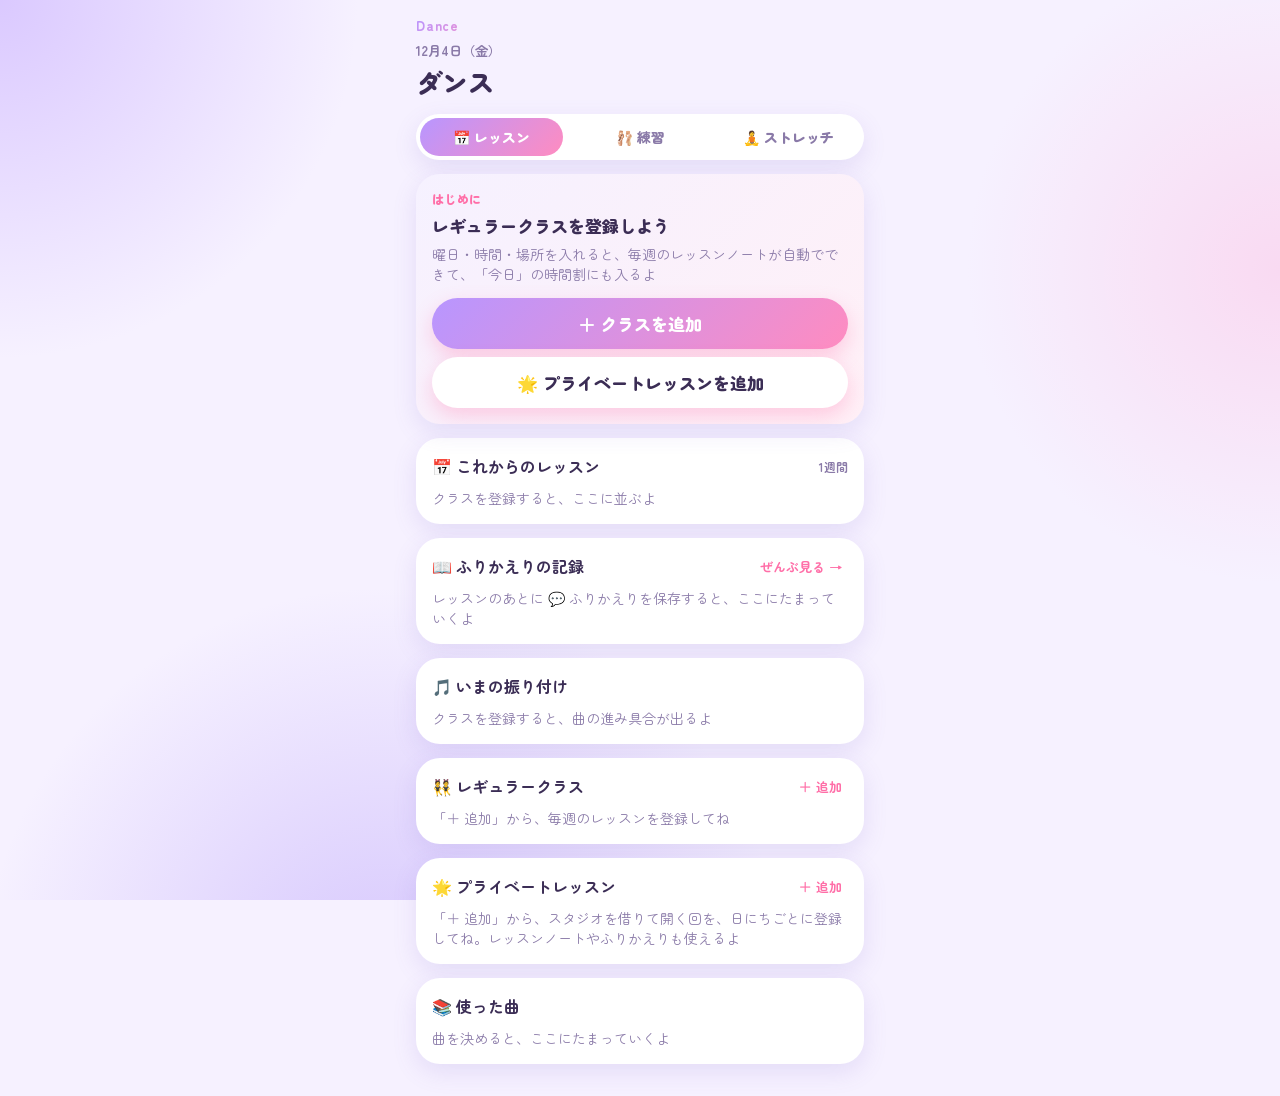
<file: dance.html>
<!doctype html>
<html lang="ja">
<head>
<meta charset="utf-8">
<meta name="viewport" content="width=device-width, initial-scale=1, viewport-fit=cover">
<title>ダンス</title>
<link rel="preconnect" href="https://fonts.googleapis.com">
<link rel="preconnect" href="https://fonts.gstatic.com" crossorigin>
<link href="https://fonts.googleapis.com/css2?family=Zen+Maru+Gothic:wght@500;700;900&display=swap" rel="stylesheet">
<link rel="stylesheet" href="shared.css">
<style>
.views{display:flex;gap:6px;background:var(--surface);border-radius:999px;padding:4px;box-shadow:var(--shadow);margin-bottom:14px}
.views button{flex:1;padding:9px 0;border-radius:999px;font-weight:900;font-size:14px;color:var(--sub)}
.views button.on{background:var(--grad);color:#fff}
.views button:disabled{opacity:.45}

/* 次のレッスン */
.next{position:relative;overflow:hidden}
.next::before{content:"";position:absolute;inset:0;background:var(--grad);opacity:.13}
.next > *{position:relative}
.nlabel{font-size:12px;font-weight:900;color:var(--pink);letter-spacing:.04em}
.ntime{font-size:30px;font-weight:900;line-height:1.2;margin-top:2px}
.ntime small{font-size:15px;color:var(--sub);margin-left:6px}
.nname{font-size:17px;font-weight:900;margin-top:2px}
.nplace{font-size:14px;font-weight:700;color:var(--sub);margin-top:2px}
.nplace a{color:var(--pink);text-decoration:none}
.nleave{display:inline-block;margin-top:8px;background:var(--surface);border-radius:999px;padding:5px 12px;font-size:13px;font-weight:700}
.prep{margin-top:12px}
.prep .bar{height:10px;background:var(--line);border-radius:999px;overflow:hidden;margin-top:4px}
.prep .bar i{display:block;height:100%;background:var(--grad);border-radius:999px}
.prep.ok .bar i{background:var(--ok)}
.prep small{font-size:13px;font-weight:700;color:var(--sub)}
.prep.ok small{color:var(--ok)}
.piece{margin-top:10px;font-size:14px;font-weight:700}
.next .big{margin-top:14px}

/* 一覧 */
.lrow{display:flex;align-items:center;gap:10px;padding:11px 0;border-bottom:1px dashed var(--line);cursor:pointer}
.lrow:last-child{border:0}
.ldate{width:56px;flex:none;text-align:center;font-weight:900;font-size:14px;line-height:1.2}
.ldate small{display:block;font-size:11px;color:var(--sub)}
.ldate.today{color:var(--pink)}
.lmain{flex:1;min-width:0}
.lmain b{display:block;font-size:15px;overflow:hidden;text-overflow:ellipsis;white-space:nowrap}
.lmain small{color:var(--sub);font-size:12px;font-weight:700}
.chip2{flex:none;border-radius:999px;padding:4px 10px;font-size:12px;font-weight:900;background:var(--c1)}
.chip2.ok{background:var(--c3);color:var(--ok)}
.chip2.fb{background:var(--c0);color:var(--pink)}
.chip2.off{background:var(--line);color:var(--sub)}
.crow{display:flex;align-items:center;gap:10px;padding:11px 0;border-bottom:1px dashed var(--line);cursor:pointer}
.crow:last-child{border:0}
.cdot{width:40px;height:40px;flex:none;border-radius:14px;display:grid;place-items:center;font-weight:900;font-size:15px;color:#fff;background:var(--grad)}
.crow .t{flex:1;min-width:0;font-weight:700}
.crow .t small{display:block;color:var(--sub);font-size:12px}
.song{display:flex;gap:10px;align-items:center;padding:9px 0;border-bottom:1px dashed var(--line)}
.song:last-child{border:0}
.song .e{font-size:20px}
.song .t{flex:1;min-width:0;font-weight:700;font-size:14px}
.song .t small{display:block;color:var(--sub);font-size:12px}
.song a{color:var(--pink);font-size:13px;font-weight:700;text-decoration:none}

/* ノート（全画面） */
.note{position:fixed;inset:0;z-index:25;background:var(--bg);overflow-y:auto}
.note .wrap{padding-top:calc(12px + env(safe-area-inset-top))}
.ntop{display:flex;align-items:center;gap:10px;margin-bottom:12px}
.ntop .back{width:40px;height:40px;border-radius:50%;background:var(--surface);box-shadow:var(--shadow);font-weight:900;flex:none}
.ntop h2{margin:0;font-size:18px;flex:1;min-width:0}
.ntop h2 small{display:block;font-size:12px;color:var(--sub)}
.sec h3{margin:0 0 10px}
.blocks .blk{display:flex;align-items:center;gap:8px;padding:8px 0;border-bottom:1px dashed var(--line)}
.blocks .blk:last-child{border:0}
.blocks .tm{width:44px;flex:none;font-size:12px;font-weight:900;color:var(--sub);font-variant-numeric:tabular-nums}
.blocks input.lab{flex:1;min-width:0;border:0;background:transparent;font-weight:700;font-size:15px;outline:none;padding:4px 0}
.blocks .mn{display:flex;align-items:center;gap:4px;flex:none}
.blocks .mn button{width:28px;height:28px;border-radius:50%;background:var(--c1);font-weight:900}
.blocks .mn b{width:42px;text-align:center;font-size:14px}
.blocks .del{color:var(--sub);font-size:16px;padding:0 4px}
.stack{display:flex;height:16px;border-radius:999px;overflow:hidden;margin:6px 0 4px;background:var(--line)}
.stack i{display:block;height:100%}
.tsum{font-size:13px;font-weight:700;color:var(--sub)}
.tsum.over{color:var(--warn)}
.rowbtns{display:flex;gap:8px;flex-wrap:wrap;margin-top:10px}
textarea.tin{width:100%;min-height:84px;resize:vertical;line-height:1.6}
.tin.w{width:100%}
.lbl{display:block;font-size:13px;font-weight:700;color:var(--sub);margin:12px 0 6px}
.lbl:first-child{margin-top:0}
.ckh{display:flex;align-items:center;gap:6px;margin:12px 0 4px;font-size:12px;font-weight:900;color:var(--sub)}
.ckrow{display:flex;gap:6px;align-items:center;margin-bottom:6px}
.ckrow input{flex:1;min-width:0}
.ckrow button{flex:none;width:36px;height:36px;border-radius:50%;background:var(--line);font-weight:900;color:var(--sub)}
.ckedit{font-size:12px;font-weight:700;color:var(--pink);background:none;margin-left:auto}
.ck{display:flex;align-items:center;gap:10px;width:100%;text-align:left;padding:10px 0;border-bottom:1px dashed var(--line);font-weight:700;font-size:15px}
.ck:last-child{border:0}
.ck .box{width:28px;height:28px;flex:none;border-radius:9px;border:2.5px solid var(--accent);display:grid;place-items:center;color:#fff;font-weight:900}
.ck.on .box{background:var(--ok);border-color:var(--ok)}
.ck.on span{color:var(--sub);text-decoration:line-through}
.prev{background:var(--c4);border-radius:14px;padding:10px 12px;font-size:14px;font-weight:700;line-height:1.6;white-space:pre-wrap}
.stepper{display:flex;align-items:center;gap:14px}
.stepper button{width:40px;height:40px;border-radius:50%;background:var(--c1);font-size:20px;font-weight:900}
.stepper b{font-size:26px;min-width:44px;text-align:center}
.pinfo{background:var(--c1);border-radius:16px;padding:12px 14px}
.pinfo b{font-size:16px}
.pinfo small{display:block;color:var(--sub);font-weight:700;font-size:12px;margin-top:2px}
.pweeks{display:flex;gap:4px;margin-top:8px}
.pweeks i{flex:1;height:8px;border-radius:999px;background:var(--line)}
.pweeks i.on{background:var(--grad)}
.grid2f{display:grid;grid-template-columns:1fr 1fr;gap:8px}
.days7{display:flex;gap:5px}
.days7 button{flex:1;height:40px;border-radius:12px;background:var(--line);font-weight:900}
.days7 button.on{background:var(--grad);color:#fff}
.weeks6{display:flex;gap:5px}
.weeks6 button{flex:1;height:38px;border-radius:12px;background:var(--line);font-weight:900;font-size:13px}
.weeks6 button.every{flex:1.6}
.weeks6 button.on{background:var(--grad);color:#fff}
.cnth{display:inline-block;margin-left:6px;font-size:11px;font-weight:900;color:var(--pink);background:var(--c1);border-radius:999px;padding:1px 8px;vertical-align:2px}
.pdot{width:48px!important;background:linear-gradient(135deg,#ffb3d1,#ffd28a)!important;font-size:12px!important;line-height:1.15;text-align:center;letter-spacing:-.02em}
.pdot small{display:block;font-size:10px;font-weight:700}
.crow .edit{flex:none;background:var(--line);border-radius:999px;padding:6px 10px;font-size:12px;font-weight:700}
.msum{display:grid;grid-template-columns:repeat(3,1fr);gap:6px;background:var(--c4);border-radius:16px;padding:10px 6px;margin-bottom:10px;text-align:center}
.msum b{display:block;font-size:16px;font-weight:900}
.msum small{font-size:11px;color:var(--sub);font-weight:700}
.neg{color:var(--warn,#ff5d7a)}
.mres{margin-top:12px;background:var(--c4);border-radius:14px;padding:10px 12px;font-weight:700;font-size:14px;text-align:center}
.pmore{display:block;width:100%;text-align:center;font-size:13px;font-weight:700;color:var(--sub);padding:8px 0 0}
.danger{width:100%;margin-top:10px;padding:12px;color:var(--warn);font-weight:700}
.offbtn{width:100%;padding:11px;border-radius:14px;background:var(--line);font-weight:700;color:var(--sub);margin-top:14px}
.offbtn.on{background:var(--warn);color:#fff}
.stat{display:flex;gap:6px;flex-wrap:wrap;margin-top:6px}
.stat span{background:var(--c1);border-radius:999px;padding:3px 9px;font-size:12px;font-weight:700}
.str-today{text-align:center;padding:20px 18px}
.str-meta{font-size:12px;font-weight:700;color:var(--sub)}
.str-emoji{font-size:76px;line-height:1.1;margin:8px 0 2px}
.str-name{font-size:26px;font-weight:900}
.str-sub{font-size:13px;color:var(--sub);font-weight:700;margin-top:4px}
.str-find{display:flex;align-items:center;gap:8px;justify-content:center;margin:12px 0 4px;flex-wrap:wrap;font-size:13px;font-weight:700}
.str-find code{background:var(--c1);border-radius:8px;padding:3px 8px;font-family:inherit}
.str-memo{background:var(--c4);border-radius:14px;padding:8px 12px;font-size:13px;font-weight:700;margin-top:10px;text-align:left;white-space:pre-wrap}
.str-btns{display:grid;grid-template-columns:1fr 1fr;gap:8px;margin-top:14px}
.str-btns button{padding:14px 0;border-radius:18px;font-weight:900;font-size:15px;background:var(--c1)}
.str-btns button.on{background:var(--grad);color:#fff}
.str-btns2{display:flex;gap:6px;justify-content:center;margin-top:8px;flex-wrap:wrap}
.str-btns2 button{font-size:12px;font-weight:700;background:var(--line);border-radius:999px;padding:7px 11px;white-space:nowrap}
.str-btns2 button.on{background:var(--grad);color:#fff}
.str-stats{display:grid;grid-template-columns:repeat(3,1fr);text-align:center;margin-bottom:12px}
.str-stats b{display:block;font-size:22px;font-weight:900}
.str-stats small{font-size:11px;color:var(--sub);font-weight:700}
.str-cal{display:grid;grid-template-columns:repeat(7,1fr);gap:4px}
.str-cal div{aspect-ratio:1;border-radius:10px;background:var(--line);display:grid;place-items:center;font-size:18px;position:relative}
.str-cal div.on{background:var(--c1)}
.str-cal div.two{background:var(--c4)}
.str-cal div.t{outline:2px solid var(--pink)}
.str-cal div small{position:absolute;top:1px;left:4px;font-size:9px;color:var(--sub);font-weight:700}
.str-wd{display:grid;grid-template-columns:repeat(7,1fr);text-align:center;font-size:10px;color:var(--sub);font-weight:700;margin-bottom:4px}
.str-stage{padding:10px 0;border-bottom:1px dashed var(--line)}
.str-stage:last-child{border-bottom:0}
.str-stage .h{display:flex;align-items:center;gap:8px;font-weight:900}
.str-stage .h small{font-size:12px;color:var(--sub);font-weight:700}
.str-stage .h .go{margin-left:auto;font-size:12px;font-weight:700;color:var(--pink);background:none}
.str-stage .bar{height:6px;border-radius:9px;background:var(--line);margin:6px 0;overflow:hidden}
.str-stage .bar i{display:block;height:100%;background:var(--grad)}
.str-chips{display:flex;flex-wrap:wrap;gap:6px}
.str-chips button{background:var(--c1);border-radius:999px;padding:5px 10px;font-size:13px;font-weight:700}
.str-chips button.now{background:var(--grad);color:#fff}
.str-player video{width:100%;border-radius:16px;background:#000;margin-top:10px;max-height:60vh}
.str-player .row2{display:flex;gap:8px;flex-wrap:wrap;margin-top:8px}
.soon{text-align:center;color:var(--sub);font-weight:700;padding:30px 10px}

/* ふりかえりの記録 */
.frow{display:flex;align-items:center;gap:10px;padding:10px 0;border-bottom:1px dashed var(--line);cursor:pointer}
.frow:last-child{border:0}
.frow .fm{font-size:22px;flex:none}
.frow .t{flex:1;min-width:0;font-weight:700;font-size:14px}
.frow .t small{display:block;color:var(--sub);font-size:12px;overflow:hidden;text-overflow:ellipsis;white-space:nowrap}
.hsum{display:grid;grid-template-columns:repeat(3,1fr);gap:8px;text-align:center}
.hsum div{background:var(--c1);border-radius:16px;padding:10px 4px}
.hsum b{display:block;font-size:22px;font-weight:900;line-height:1.2}
.hsum small{font-size:11px;color:var(--sub);font-weight:700}
.hmoods{margin-top:8px;text-align:center;font-size:13px;font-weight:700;color:var(--sub)}
.hchips{display:flex;gap:6px;overflow-x:auto;padding:2px 2px 8px;margin-top:12px;scrollbar-width:none}
.hchips::-webkit-scrollbar{display:none}
.hchips button{flex:none;background:var(--surface);border-radius:999px;padding:7px 13px;font-weight:700;font-size:13px;box-shadow:var(--shadow);color:var(--sub);display:flex;align-items:center;gap:6px}
.hchips button i{width:9px;height:9px;border-radius:50%;display:inline-block}
.hchips button.on{background:var(--grad);color:#fff}
.hsearch{width:100%;margin-top:12px}
.hmode{display:flex;gap:6px;background:var(--surface);border-radius:999px;padding:4px;box-shadow:var(--shadow);margin:12px 0 4px}
.hmode button{flex:1;padding:8px 0;border-radius:999px;font-weight:900;font-size:13px;color:var(--sub)}
.hmode button.on{background:var(--grad);color:#fff}
.hgrp{margin:18px 4px 8px;font-size:15px;font-weight:900;display:flex;align-items:baseline;gap:8px}
.hgrp small{font-size:12px;color:var(--sub);font-weight:700}
.hgrp.song{display:block;background:var(--c1);border-radius:18px;padding:12px 14px;margin:18px 0 10px}
.hgrp.song small{display:block;margin-top:2px}
.hcard{background:var(--surface);border-radius:20px;box-shadow:var(--shadow);padding:14px 14px 12px;margin-bottom:10px;border-left:6px solid var(--accent);cursor:pointer}
.hhead{display:flex;align-items:center;gap:10px}
.hdate{width:46px;flex:none;text-align:center;font-weight:900;font-size:17px;line-height:1.15}
.hdate small{display:block;font-size:11px;color:var(--sub)}
.hmeta{flex:1;min-width:0}
.hmeta b{display:block;font-size:15px;overflow:hidden;text-overflow:ellipsis;white-space:nowrap}
.hmeta small{display:block;font-size:12px;color:var(--sub);font-weight:700;overflow:hidden;text-overflow:ellipsis;white-space:nowrap}
.hface{font-size:28px;flex:none}
.hinfo{display:flex;gap:6px;flex-wrap:wrap;margin:10px 0 2px}
.hinfo span{background:var(--c1);border-radius:999px;padding:3px 10px;font-size:12px;font-weight:700}
.hline{margin-top:8px;font-size:14px;line-height:1.6;display:flex;gap:8px}
.hline em{flex:none;font-style:normal;font-size:11px;font-weight:900;border-radius:8px;padding:2px 7px;height:fit-content;margin-top:2px}
.hline.good em{background:var(--c3);color:var(--ok)}
.hline.hard em{background:var(--c2)}
.hline.nx em{background:var(--c4)}
.hline.teach em{background:var(--c1)}
.hline span{flex:1;min-width:0;white-space:pre-wrap;word-break:break-word;display:-webkit-box;-webkit-line-clamp:2;-webkit-box-orient:vertical;overflow:hidden}
.hcard.open .hline span{display:block;-webkit-line-clamp:unset}
.hcard .hteach{display:none}
.hcard.open .hteach{display:flex}
.hfoot{display:flex;justify-content:space-between;align-items:center;margin-top:10px}
.hfoot small{font-size:12px;color:var(--sub);font-weight:700}
.hcard mark{background:var(--c4);color:inherit;border-radius:4px;padding:0 2px}
.hempty{text-align:center;color:var(--sub);font-weight:700;padding:30px 10px;line-height:1.8}
</style>
</head>
<body>
<div class="wrap">
  <header>
    <div><div class="brand">Dance</div><small id="date"></small><h1>ダンス</h1></div>
  </header>
  <div class="views" id="views">
    <button data-view="lesson" class="on">📅 レッスン</button>
    <button data-view="practice">🩰 練習</button>
    <button data-view="stretch">🧘 ストレッチ</button>
  </div>

  <div id="vLesson">
    <section class="card next" id="next"></section>
    <section class="card mini"><h3>📅 これからのレッスン <small class="muted" style="font-size:12px" id="upTitle">1週間</small></h3><div id="upcoming"></div></section>
    <section class="card mini"><h3>📖 ふりかえりの記録 <button class="link" data-act="history">ぜんぶ見る →</button></h3><div id="fbRecent"></div></section>
    <section class="card mini"><h3>🎵 いまの振り付け</h3><div id="pieces"></div></section>
    <section class="card mini"><h3>👯 レギュラークラス <button class="link" data-act="addclass">＋ 追加</button></h3><div id="classes"></div></section>
    <section class="card mini"><h3>🌟 プライベートレッスン <button class="link" data-act="addpriv">＋ 追加</button></h3><div id="privs"></div></section>
    <section class="card mini"><h3>📚 使った曲</h3><div id="songs"></div></section>
  </div>
  <div id="vStretch" hidden>
    <section class="card str-today" id="strToday"></section>
    <section class="card mini str-player"><h3>🎬 ここで再生（小窓OK）</h3>
      <p class="muted" style="font-size:13px">写真アプリ・ファイルから動画を選ぶと、この画面で再生できるよ。「小窓にする」で、ほかのアプリを使いながら見られる</p>
      <label class="pill" style="display:inline-block;margin-top:10px;cursor:pointer">📂 動画を選ぶ<input type="file" accept="video/*" id="strFile" hidden></label>
      <div id="strPlay"></div>
    </section>
    <section class="card mini"><h3>📅 きろく</h3><div id="strLog"></div></section>
    <section class="card mini"><h3>🗺 プログラム <small class="muted" style="font-size:12px">講座のカレンダーの順番</small></h3><div id="strStages"></div></section>
  </div>
  <div id="vSoon" hidden><div class="card soon" id="soonMsg"></div></div>
</div>

<!-- ふりかえりの記録（全画面） -->
<div class="note" id="hist" hidden><div class="wrap">
  <div class="ntop"><button class="back" data-act="hclose" aria-label="もどる">‹</button><h2>📖 ふりかえりの記録<small>これまでのレッスンをふりかえろう</small></h2></div>
  <div id="hTop"></div>
  <input class="tin hsearch" id="hQuery" type="search" placeholder="🔍 ことばで探す（例：ターン、サビ）" enterkeyhint="search">
  <div class="hmode" id="hMode"><button data-hmode="month" class="on">📅 月ごと</button><button data-hmode="song">🎵 曲ごと</button></div>
  <div id="hList"></div>
  <div style="height:24px"></div>
</div></div>

<!-- レッスンノート -->
<div class="note" id="note" hidden><div class="wrap" id="noteBody"></div></div>

<!-- クラス編集 -->
<div id="classSheet" class="sheet-wrap" hidden>
  <div class="sheet">
    <h3 id="csTitle">クラスを追加</h3>
    <span class="lbl" id="csNameLbl">クラス名</span><input class="tin w" id="csName" placeholder="例：JAZZ 初級">
    <div id="csRegular">
      <span class="lbl">曜日</span><div class="days7" id="csDow"></div>
      <span class="lbl">毎週？ 第何週？（隔週なら第2・第4のように選ぶ）</span><div class="weeks6" id="csNth"></div>
    </div>
    <div id="csPrivate" hidden>
      <span class="lbl">日にち</span><input class="tin w" type="date" id="csDate">
      <button class="pill" id="csCopy" type="button" style="margin-top:8px">📋 前回のプライベートからコピー</button>
      <div class="grid2f">
        <div><span class="lbl">スタジオ代（円）</span><input class="tin w" type="number" inputmode="numeric" id="csStudio" placeholder="例：6000"></div>
        <div><span class="lbl">参加費（1人・円）</span><input class="tin w" type="number" inputmode="numeric" id="csPrice" placeholder="例：2500"></div>
      </div>
    </div>
    <span class="lbl">時間</span><div class="grid2f"><input class="tin" type="time" id="csStart"><input class="tin" type="time" id="csEnd"></div>
    <span class="lbl">場所</span><input class="tin w" id="csPlace" placeholder="例：〇〇スタジオ 3F">
    <span class="lbl">地図のリンク（あれば）</span><input class="tin w" id="csMap" placeholder="Googleマップのリンクなど" inputmode="url">
    <div class="grid2f">
      <div><span class="lbl">移動の時間（分）</span><input class="tin w" type="number" inputmode="numeric" id="csTravel" placeholder="30"></div>
      <div><span class="lbl" id="csLevelLbl">レベル・ジャンル</span><input class="tin w" id="csLevel" placeholder="例：初級・JAZZ"></div>
    </div>
    <span class="lbl">いつもの持ち物（「、」で区切る）</span><input class="tin w" id="csItems" placeholder="例：スピーカー、タオル、着替え">
    <button class="big" id="csSave" style="margin-top:16px">保存</button>
    <button class="danger" id="csDel">このクラスを削除</button>
  </div>
</div>

<!-- 新しい曲 -->
<div id="strSheet" class="sheet-wrap" hidden>
  <div class="sheet">
    <h2 id="smTitle">メニュー</h2>
    <div class="grid2f">
      <div><span class="lbl">絵文字</span><input class="tin w" id="smE"></div>
      <div><span class="lbl">名前</span><input class="tin w" id="smN"></div>
      <div><span class="lbl">動画の番号</span><input class="tin w" id="smNum" placeholder="例：(004)"></div>
      <div><span class="lbl">動画の長さ</span><input class="tin w" id="smDur" placeholder="例：33:58"></div>
    </div>
    <span class="lbl">メモ（使う道具・効くところ・コツなど）</span><textarea class="tin w" id="smMemo" rows="3" placeholder="例：ストレッチコード使う／前もも"></textarea>
    <button class="big" id="smToday" style="margin-top:12px;background:var(--surface);color:var(--text)">今日はこのメニューにする</button>
    <button class="big" id="smSave">保存</button>
  </div>
</div>
<div id="pieceSheet" class="sheet-wrap" hidden>
  <div class="sheet">
    <h3>🎵 新しい曲</h3>
    <p class="muted" id="psFor"></p>
    <span class="lbl">曲名</span><input class="tin w" id="psTitle" placeholder="例：Feeling Good">
    <span class="lbl">アーティスト</span><input class="tin w" id="psArtist" placeholder="例：Michael Bublé">
    <div class="grid2f">
      <div><span class="lbl">BPM（あれば）</span><input class="tin w" type="number" inputmode="numeric" id="psBpm" placeholder="114"></div>
      <div><span class="lbl" id="psWeeksLbl">何週でやる？</span><input class="tin w" type="number" inputmode="numeric" id="psWeeks" value="2"></div>
    </div>
    <span class="lbl">リンク（YouTube・Spotify など）</span><input class="tin w" id="psLink" inputmode="url" placeholder="https://">
    <button class="big" id="psSave" style="margin-top:16px">この曲ではじめる</button>
  </div>
</div>

<div id="toast" class="toast"></div>

<script src="shared.js"></script>
<script src="stretch.js"></script>
<script>
const C_KEY = 'dance:classes', N_KEY = 'dance:notes', P_KEY = 'dance:pieces', T_KEY = 'dance:templates';
const COLORS = ['#ff8cc0', '#b896ff', '#ffb38a', '#6fd6ae', '#ffd166', '#8fd3ff', '#f7a1c4'];
const BLK_COLORS = ['#ffb38a', '#ffd166', '#ff8cc0', '#b896ff', '#8fd3ff', '#6fd6ae', '#f7a1c4'];
const MOODS = [['🔥', 'もりあがった'], ['😊', 'いい感じ'], ['😐', 'ふつう'], ['😢', 'いまいち']];
const classes = () => load(C_KEY, []);
const saveClasses = cs => store(C_KEY, cs);
const notes = () => load(N_KEY, {});
const pieces = () => load(P_KEY, []);
const savePieces = ps => store(P_KEY, ps);
const parseKey = k => { const [y, m, d] = k.split('-').map(Number); return new Date(y, m - 1, d); };
const lenMin = c => ((minOf(c.end) - minOf(c.start)) + 1440) % 1440 || 60;
const shortDate = k => { const d = parseKey(k); return `${d.getMonth() + 1}/${d.getDate()}`; };
const isPriv = c => c && c.kind === 'private';
const colorOf = c => isPriv(c) ? '#ffa8cb' : COLORS[Math.max(0, classes().findIndex(x => x.id === c.id)) % COLORS.length];
const nthLabel = c => c.nth && c.nth.length ? '第' + c.nth.slice().sort().join('・') : '';
// 「いつもの流れ」はプライベート全部で1つ
const tplId = c => isPriv(c) ? 'private' : c.id;
// 曲はプライベートなら「同じレッスン名」でつながる（何回目かで数える）
const pid = c => isPriv(c) ? 'priv:' + c.name : c.id;
const unitW = c => isPriv(c) ? '回' : '週';
function ownerOf(id) {
  if (!String(id).startsWith('priv:')) return classes().find(x => x.id === id) || null;
  const name = id.slice(5), ps = classes().filter(x => isPriv(x) && x.name === name).sort((a, b) => a.date < b.date ? 1 : -1);
  return ps[0] || { id, kind: 'private', name };
}
const yen = n => '¥' + Math.round(n || 0).toLocaleString('ja-JP');
// 自主開催のお金：スタジオ代・参加費・人数（ノートに入れた値 → なければクラスの値・ふりかえりの人数）
function moneyOf(c, n) {
  const m = n.money || {}, fb = n.fb || {};
  const studio = m.studio != null ? m.studio : c.studio || 0, price = m.price != null ? m.price : c.price || 0;
  const people = m.people != null ? m.people : fb.count != null ? fb.count : null;
  const sales = price * (people || 0);
  return { studio, price, people, sales, net: sales - studio };
}
function getNote(key) { return notes()[key] || {}; }
function setNote(key, patch) { const all = notes(); all[key] = Object.assign({}, all[key] || {}, patch); store(N_KEY, all); return all[key]; }
function defaultPlan(c) {
  const L = lenMin(c), main = Math.max(15, L - 40);
  return [['ウォームアップ', 10], ['基礎・アイソレーション', 15], ['振り付け', main], ['通し・撮影', 10], ['クールダウン', 5]].map(([label, min]) => ({ label, min }));
}
const planOf = (c, n) => n.plan || (load(T_KEY, {})[tplId(c)] || defaultPlan(c));

// ---------- 振り付けの曲（だいたい2週で1曲）----------
function activePiece(c, k) {
  // その日の時点で進めている曲（はじめた日 ≤ その日、まだ完成していない or 完成日 ≥ その日）
  const ps = pieces().filter(p => p.classId === pid(c) && p.start <= k && (!p.doneAt || p.doneAt >= k));
  return ps.sort((a, b) => a.start < b.start ? 1 : -1)[0] || null;
}
function weekOf(p, c, k) {
  // はじめた日からその日まで、休講をのぞいて何回目か
  const ns = notes(); let n = 0;
  if (isPriv(c)) return Math.max(1, classes().filter(x => isPriv(x) && x.name === c.name && x.date >= p.start && x.date <= k && !(ns[x.id + '_' + x.date] || {}).canceled).length);
  const d = parseKey(p.start), end = parseKey(k);
  while (d <= end) { const kk = dayKey(d); if (classOn(c, kk) && !(ns[c.id + '_' + kk] || {}).canceled) n++; d.setDate(d.getDate() + 1); }
  return Math.max(1, n);
}
function pieceLine(c, k) {
  const p = activePiece(c, k);
  if (!p) return '';
  const w = weekOf(p, c, k);
  return `🎵 ${esc(p.title)}${p.artist ? ' / ' + esc(p.artist) : ''} ・ <b>${w}${unitW(c)}目</b>／${p.weeks}${unitW(c)}の予定`;
}

// ---------- 画面 ----------
function upcomingList(days) {
  const out = [];
  for (let i = 0; i < days; i++) out.push(...lessonsOn(keyOf(i), true));
  return out;
}
function nextLesson() {
  const now = Date.now();
  return upcomingList(14).find(l => !l.note.canceled && atDayKey(l.date, l.c.end) > now) || null;
}
const atDayKey = (k, t) => parseKey(k).getTime() + minOf(t) * MIN;

function renderNext() {
  const l = nextLesson();
  if (!classes().length) {
    $('#next').innerHTML = `<div class="nlabel">はじめに</div><div class="nname" style="margin-top:6px">レギュラークラスを登録しよう</div>
      <p class="muted" style="margin-top:6px">曜日・時間・場所を入れると、毎週のレッスンノートが自動でできて、「今日」の時間割にも入るよ</p>
      <button class="big" data-act="addclass">＋ クラスを追加</button>
      <button class="big" data-act="addpriv" style="margin-top:8px;background:var(--surface);color:var(--text)">🌟 プライベートレッスンを追加</button>`;
    return;
  }
  if (!l) { $('#next').innerHTML = '<div class="nlabel">次のレッスン</div><p class="muted" style="margin-top:6px">2週間以内のレッスンはないよ</p>'; return; }
  const c = l.c, n = l.note, pr = lessonPrep(c, n, l.date), isToday = l.date === today();
  const leaveAt = atDayKey(l.date, c.start) - (c.travel || 0) * MIN;
  const left = leaveAt - Date.now();
  const d = parseKey(l.date);
  $('#next').innerHTML = `<div class="nlabel">${isToday ? '今日のレッスン' : l.date === keyOf(1) ? '明日のレッスン' : '次のレッスン'}</div>
    <div class="ntime">${c.start}〜${c.end}<small>${isToday ? '' : `${d.getMonth() + 1}/${d.getDate()}（${WD[d.getDay()]}）`}</small></div>
    <div class="nname">${isPriv(c) ? '🌟 ' : ''}${esc(c.name)}</div>
    <div class="nplace">📍 ${c.map ? `<a href="${esc(c.map)}" target="_blank" rel="noopener">${esc(c.place || '地図')}</a>` : esc(c.place || '場所未設定')}</div>
    ${isToday && c.travel ? `<span class="nleave">🚃 ${hm(leaveAt)} に出発${left > 0 ? `（あと${durLabel(left)}）` : ''}</span>` : ''}
    ${pieceLine(c, l.date) ? `<div class="piece">${pieceLine(c, l.date)}</div>` : ''}
    <div class="prep${pr.ok ? ' ok' : ''}"><small>${pr.ok ? '✓ 準備OK！' : `準備 ${pr.done}/${pr.total}`}</small><div class="bar"><i style="width:${pr.done / pr.total * 100}%"></i></div></div>
    <button class="big" data-note="${l.key}">📝 レッスンノートを開く</button>`;
}
function statusChip(l) {
  if (l.note.canceled) return '<span class="chip2 off">休講</span>';
  if (l.note.fb && l.note.fb.done) return '<span class="chip2 fb">ふりかえり済</span>';
  const pr = lessonPrep(l.c, l.note, l.date);
  return pr.ok ? '<span class="chip2 ok">準備OK</span>' : `<span class="chip2">準備 ${pr.done}/${pr.total}</span>`;
}
// ふだんは1週間。「もっと先まで見る」で1か月（31日）先まで
let upAll = false;
function renderUpcoming() {
  const ls = upcomingList(upAll ? 31 : 7), more = upAll ? 0 : upcomingList(31).length - ls.length;
  $('#upTitle').textContent = upAll ? '1か月' : '1週間';
  const btn = upAll ? '<button class="pmore" data-act="upall">▲ 1週間にもどす</button>' : more ? `<button class="pmore" data-act="upall">▼ もっと先まで見る（1か月で あと${more}回）</button>` : '';
  let lastWeek = null;
  $('#upcoming').innerHTML = (ls.length ? ls.map(l => {
    // 1か月表示のときは、週の切れ目に見出し
    const wk = Math.floor((parseKey(l.date) - parseKey(today())) / (7 * 864e5));
    const head = upAll && wk !== lastWeek && wk > 0 ? `<div class="ckh">${wk === 1 ? '来週' : wk + '週間後'}</div>` : '';
    lastWeek = wk;
    const d = parseKey(l.date), isT = l.date === today();
    return head + `<div class="lrow" data-note="${l.key}"><div class="ldate${isT ? ' today' : ''}">${isT ? '今日' : `${d.getMonth() + 1}/${d.getDate()}`}<small>${WD[d.getDay()]}曜</small></div>
      <div class="lmain"><b>${isPriv(l.c) ? '🌟 ' : ''}${esc(l.c.name)}</b><small>${l.c.start}〜${l.c.end}${l.c.place ? ' ・ ' + esc(l.c.place) : ''}</small></div>${statusChip(l)}</div>`;
  }).join('') : `<p class="muted">${classes().length ? (upAll ? '1か月以内' : '1週間以内') + 'のレッスンはないよ' : 'クラスを登録すると、ここに並ぶよ'}</p>`) + btn;
}
function renderPieces() {
  const since = keyOf(-30), names = [];
  classes().filter(c => isPriv(c) && c.date >= since).forEach(c => { if (!names.includes(c.name)) names.push(c.name); });
  const cs = classes().filter(c => !isPriv(c)).concat(names.map(nm => ownerOf('priv:' + nm)));
  $('#pieces').innerHTML = cs.length ? cs.map(c => {
    const p = activePiece(c, today()), U = unitW(c);
    if (!p) return `<div class="song"><span class="e">🎵</span><div class="t">${isPriv(c) ? '🌟 ' : ''}${esc(c.name)}<small>まだ曲が決まってないよ</small></div><button class="link" data-newpiece="${pid(c)}">＋ 曲を決める</button></div>`;
    const w = weekOf(p, c, today());
    let bars = ''; for (let i = 1; i <= Math.max(p.weeks, w); i++) bars += `<i class="${i <= w ? 'on' : ''}"></i>`;
    return `<div class="pinfo" style="margin-bottom:8px"><small>${isPriv(c) ? '🌟 ' : ''}${esc(c.name)}</small><b>🎵 ${esc(p.title)}</b>${p.artist ? `<small>${esc(p.artist)}${p.bpm ? ' ・ BPM ' + p.bpm : ''}</small>` : ''}
      <div class="pweeks">${bars}</div><small>${w}${U}目／${p.weeks}${U}の予定${w > p.weeks ? '（のびてるよ）' : ''}</small>
      <div class="rowbtns"><button class="pill" data-extend="${p.id}">＋1${U}のばす</button><button class="pill go" data-finish="${p.id}">完成！次の曲へ</button>${p.link ? `<a class="pill" href="${esc(p.link)}" target="_blank" rel="noopener" style="text-decoration:none;color:inherit">▶ 曲</a>` : ''}</div></div>`;
  }).join('') : '<p class="muted">クラスを登録すると、曲の進み具合が出るよ</p>';
}
function classStats(c) {
  const ns = notes(), fbs = Object.keys(ns).filter(k => k.startsWith(c.id + '_') && ns[k].fb && ns[k].fb.done).sort().slice(-4).map(k => ns[k].fb);
  if (!fbs.length) return '';
  const cnt = fbs.filter(f => f.count != null).map(f => f.count);
  return `<div class="stat">${cnt.length ? `<span>👥 最近の平均 ${Math.round(avg(cnt) * 10) / 10}人</span>` : ''}<span>雰囲気 ${fbs.map(f => f.mood != null ? MOODS[f.mood][0] : '・').join('')}</span></div>`;
}
function renderClasses() {
  const cs = classes().filter(c => !isPriv(c)).sort((a, b) => ((a.dow + 6) % 7) - ((b.dow + 6) % 7) || minOf(a.start) - minOf(b.start));
  $('#classes').innerHTML = cs.length ? cs.map(c => `<div class="crow" data-class="${c.id}"><div class="cdot" style="background:${colorOf(c)}">${WD[c.dow]}</div>
    <div class="t">${esc(c.name)}${nthLabel(c) ? `<span class="cnth">${nthLabel(c)}</span>` : ''}<small>${c.start}〜${c.end} ・ ${esc(c.place || '')}${c.level ? ' ・ ' + esc(c.level) : ''}</small>${classStats(c)}</div></div>`).join('')
    : '<p class="muted">「＋ 追加」から、毎週のレッスンを登録してね</p>';
}
// プライベート：これからの分（近い順）＋ 終わった分（新しい順、最初は3つ）
let privAll = false;
function renderPrivs() {
  const ps = classes().filter(isPriv), t = today();
  const up = ps.filter(c => c.date >= t).sort((a, b) => (a.date + a.start) < (b.date + b.start) ? -1 : 1);
  const past = ps.filter(c => c.date < t).sort((a, b) => (a.date + a.start) < (b.date + b.start) ? 1 : -1);
  const ns = notes();
  const row = c => {
    const d = parseKey(c.date), n = ns[c.id + '_' + c.date] || {};
    const st = n.canceled ? '<span class="chip2 off">お休み</span>' : n.fb && n.fb.done ? '<span class="chip2 fb">ふりかえり済</span>' : '';
    return `<div class="crow" data-note="${c.id}_${c.date}"><div class="cdot pdot">${d.getMonth() + 1}/${d.getDate()}<small>${WD[d.getDay()]}</small></div>
      <div class="t">${esc(c.name)}<small>${c.start}〜${c.end}${c.place ? ' ・ ' + esc(c.place) : ''}${c.memo ? ' ・ ' + esc(c.memo) : ''}</small>${(() => { const m = moneyOf(c, n); return (m.studio || m.price) && m.people != null ? `<small>💰 ${m.people}人 ・ 残り ${yen(m.net)}</small>` : ''; })()}</div>${st}<button class="edit" data-priv="${c.id}">✏️</button></div>`;
  };
  const shownPast = privAll ? past : past.slice(0, 3);
  // 今月のお金（お休みはのぞく）
  const mon = t.slice(0, 7), mine = ps.filter(c => c.date.startsWith(mon) && !(ns[c.id + '_' + c.date] || {}).canceled);
  // 人数が入った回だけ数える（これからの回でスタジオ代だけ引かれないように）
  const mm = mine.map(c => moneyOf(c, ns[c.id + '_' + c.date] || {})).filter(m => m.people != null);
  const sum = mm.reduce((a, m) => ({ sales: a.sales + m.sales, net: a.net + m.net, people: a.people + (m.people || 0) }), { sales: 0, net: 0, people: 0 });
  const money = mm.length && mm.some(m => m.studio || m.price) ? `<div class="msum"><div><b>${mm.length}</b><small>今月の回数</small></div><div><b>${yen(sum.sales)}</b><small>売上</small></div><div><b class="${sum.net < 0 ? 'neg' : ''}">${yen(sum.net)}</b><small>スタジオ代を引くと</small></div></div>` : '';
  $('#privs').innerHTML = money + (!ps.length ? '<p class="muted">「＋ 追加」から、スタジオを借りて開く回を、日にちごとに登録してね。レッスンノートやふりかえりも使えるよ</p>'
    : (up.length ? up.map(row).join('') : '<p class="muted">これからの予定はないよ</p>')
      + (past.length ? `<div class="lbl" style="margin-top:14px">これまで（${past.length}回）</div>${shownPast.map(row).join('')}`
        + (past.length > 3 ? `<button class="pmore" data-act="privall">${privAll ? '▲ とじる' : `▼ ぜんぶ見る（あと${past.length - 3}回）`}</button>` : '') : ''));
}
function renderSongs() {
  const cs = classes(), ps = pieces().slice().sort((a, b) => a.start < b.start ? 1 : -1);
  $('#songs').innerHTML = ps.length ? ps.map(p => {
    const c = ownerOf(p.classId);
    return `<div class="song"><span class="e">${p.doneAt ? '✅' : '🎵'}</span><div class="t">${esc(p.title)}${p.artist ? ' / ' + esc(p.artist) : ''}<small>${c ? esc(c.name) + ' ・ ' : ''}${shortDate(p.start)}〜${p.doneAt ? shortDate(p.doneAt) : 'いま'}${p.bpm ? ' ・ BPM ' + p.bpm : ''}</small></div>${p.link ? `<a href="${esc(p.link)}" target="_blank" rel="noopener">▶</a>` : ''}</div>`;
  }).join('') : '<p class="muted">曲を決めると、ここにたまっていくよ</p>';
}
function render() {
  const d = new Date();
  $('#date').textContent = `${d.getMonth() + 1}月${d.getDate()}日（${WD[d.getDay()]}）`;
  renderNext(); renderUpcoming(); renderFbRecent(); renderPieces(); renderClasses(); renderPrivs(); renderSongs();
  if (!$('#hist').hidden) renderHist();
  if (!$('#note').hidden && curKey) renderNote(true);
  checkLevelUp();
}

// ---------- ふりかえりの記録 ----------
// 保存ずみのふりかえり（休講はのぞく）を、新しい順に
function fbEntries() {
  const ns = notes(), cs = classes();
  return Object.keys(ns).filter(key => ns[key].fb && ns[key].fb.done && !ns[key].canceled && key.indexOf('_') > 0).map(key => {
    const i = key.indexOf('_'), cid = key.slice(0, i), k = key.slice(i + 1);
    const n = ns[key], real = cs.find(x => x.id === cid);
    const c = real || { id: cid, name: '（削除したクラス）', dow: parseKey(k).getDay() };
    const p = activePiece(c, k);
    return { key, k, c, real: !!real, n, fb: n.fb, p, w: p ? weekOf(p, c, k) : null };
  }).sort((a, b) => a.k < b.k ? 1 : a.k > b.k ? -1 : 0);
}
const moodFace = fb => fb.mood != null && MOODS[fb.mood] ? MOODS[fb.mood][0] : '📝';
const firstLine = s => String(s || '').split('\n').map(x => x.trim()).filter(Boolean)[0] || '';
function renderFbRecent() {
  const es = fbEntries().slice(0, 3);
  $('#fbRecent').innerHTML = es.length ? es.map(e => {
    const d = parseKey(e.k), txt = firstLine(e.fb.good) || firstLine(e.fb.next) || firstLine(e.fb.hard);
    return `<div class="frow" data-note="${e.key}"><span class="fm">${moodFace(e.fb)}</span>
      <div class="t">${d.getMonth() + 1}/${d.getDate()}（${WD[d.getDay()]}）${esc(e.c.name)}<small>${txt ? esc(txt) : (e.p ? '🎵 ' + esc(e.p.title) : 'メモなし')}</small></div></div>`;
  }).join('') : '<p class="muted">レッスンのあとに 💬 ふりかえりを保存すると、ここにたまっていくよ</p>';
}

let hClass = 'all', hMode = 'month', hOpen = new Set();
function openHist() { hOpen = new Set(); $('#hQuery').value = ''; renderHist(); $('#hist').hidden = false; $('#hist').scrollTop = 0; }
// 探していることばに、しるしをつける
function hl(text, q) {
  text = String(text || '');
  if (!q) return esc(text);
  return text.split(q).map(esc).join(`<mark>${esc(q)}</mark>`);
}
function hCard(e, q) {
  const d = parseKey(e.k), fb = e.fb, col = e.real ? colorOf(e.c) : 'var(--line)';
  const lines = [['good', 'よかった', fb.good], ['hard', 'むずかしかった', fb.hard], ['nx', '次回やること', fb.next]].filter(x => x[2] && String(x[2]).trim());
  const teach = e.n.teach && String(e.n.teach).trim();
  const open = hOpen.has(e.key) || !!(q && [fb.good, fb.hard, fb.next, e.n.teach].some(x => x && String(x).includes(q)));
  const more = !!teach || lines.some(x => String(x[2]).trim().length > 32 || String(x[2]).trim().includes('\n'));
  const info = [];
  if (fb.count != null) info.push(`👥 ${fb.count}人くらい`);
  if (fb.mood != null && MOODS[fb.mood]) info.push(`${MOODS[fb.mood][0]} ${MOODS[fb.mood][1]}`);
  return `<div class="hcard${open ? ' open' : ''}" data-hk="${e.key}" style="border-left-color:${col}">
    <div class="hhead"><div class="hdate">${d.getMonth() + 1}/${d.getDate()}<small>${WD[d.getDay()]}曜</small></div>
      <div class="hmeta"><b>${isPriv(e.c) ? '🌟 ' : ''}${hl(e.c.name, q)}</b><small>${e.p ? `🎵 ${hl(e.p.title, q)} ・ ${e.w}${unitW(e.c)}目／${e.p.weeks}${unitW(e.c)}` : isPriv(e.c) ? `🌟 プライベート${e.c.memo ? ' ・ ' + hl(e.c.memo, q) : ''}` : '🎵 曲の記録なし'}</small></div>
      <span class="hface">${moodFace(fb)}</span></div>
    ${info.length ? `<div class="hinfo">${info.map(x => `<span>${x}</span>`).join('')}</div>` : ''}
    ${lines.map(([cls, lab, tx]) => `<div class="hline ${cls}"><em>${lab}</em><span>${hl(String(tx).trim(), q)}</span></div>`).join('')}
    ${teach ? `<div class="hline teach hteach"><em>教え方</em><span>${hl(teach, q)}</span></div>` : ''}
    ${!lines.length && !teach ? '<p class="muted" style="margin:8px 0 0;font-size:13px">メモは書いてないよ</p>' : ''}
    <div class="hfoot"><small>${more ? (open ? '▲ とじる' : '▼ タップでぜんぶ見る') : ''}</small><button class="link" data-note="${e.key}">ノートを開く →</button></div>
  </div>`;
}
function renderHist() {
  const all = fbEntries(), q = $('#hQuery').value.trim();
  // クラスでしぼる
  // プライベートは「🌟 プライベート」1つにまとめる
  const gid = e => isPriv(e.c) ? 'private' : e.c.id;
  const used = [...new Set(all.map(gid))];
  if (hClass !== 'all' && !used.includes(hClass)) hClass = 'all';
  const chips = [['all', 'ぜんぶ', null]].concat(used.map(id => { const e = all.find(x => gid(x) === id); return id === 'private' ? [id, '🌟 プライベート', colorOf(e.c)] : [id, e.c.name, e.real ? colorOf(e.c) : 'var(--line)']; }));
  const inClass = all.filter(e => hClass === 'all' || gid(e) === hClass);
  // まとめ
  const month = today().slice(0, 7), cnt = inClass.filter(e => e.fb.count != null).map(e => e.fb.count);
  const moods = MOODS.map(([f], i) => [f, inClass.filter(e => e.fb.mood === i).length]).filter(x => x[1]);
  $('#hTop').innerHTML = `<div class="card"><div class="hsum">
      <div><b>${inClass.length}</b><small>ふりかえり</small></div>
      <div><b>${inClass.filter(e => e.k.startsWith(month)).length}</b><small>今月</small></div>
      <div><b>${cnt.length ? Math.round(avg(cnt) * 10) / 10 : '—'}</b><small>平均の人数</small></div></div>
      ${moods.length ? `<div class="hmoods">雰囲気 ${moods.map(([f, n]) => `${f}${n}`).join('　')}</div>` : ''}</div>
    ${chips.length > 2 ? `<div class="hchips">${chips.map(([id, name, col]) => `<button data-hclass="${id}" class="${hClass === id ? 'on' : ''}">${col ? `<i style="background:${col}"></i>` : ''}${esc(name)}</button>`).join('')}</div>` : ''}`;
  document.querySelectorAll('#hMode button').forEach(b => b.classList.toggle('on', b.dataset.hmode === hMode));
  if (!all.length) { $('#hList').innerHTML = '<div class="hempty">まだふりかえりがないよ<br>レッスンのあとにノートの 💬 ふりかえりを保存すると、<br>ここに日付ごとにたまっていくよ</div>'; return; }
  // ことばで探す（クラス名・曲名・よかった・むずかしかった・次回・教え方）
  const es = q ? inClass.filter(e => [e.c.name, e.c.memo, e.p && e.p.title, e.p && e.p.artist, e.fb.good, e.fb.hard, e.fb.next, e.n.teach].some(x => x && String(x).includes(q))) : inClass;
  if (!es.length) { $('#hList').innerHTML = `<div class="hempty">「${esc(q)}」が入ったふりかえりは見つからなかったよ</div>`; return; }
  let html = q ? `<div class="hgrp">🔍 「${esc(q)}」 <small>${es.length}件</small></div>` : '';
  if (hMode === 'month') {
    let cur = null;
    es.forEach(e => {
      const m = e.k.slice(0, 7);
      if (m !== cur) { cur = m; const [y, mo] = m.split('-').map(Number); html += `<div class="hgrp">${y}年${mo}月 <small>${es.filter(x => x.k.startsWith(m)).length}回</small></div>`; }
      html += hCard(e, q);
    });
  } else {
    // 曲ごと：新しく始めた曲から。中は 1週目 → の順
    const groups = new Map();
    es.forEach(e => { const id = e.p ? e.p.id : 'none_' + e.c.id; if (!groups.has(id)) groups.set(id, []); groups.get(id).push(e); });
    const ids = [...groups.keys()].sort((a, b) => {
      const pa = groups.get(a)[0].p, pb = groups.get(b)[0].p;
      if (!pa || !pb) return pa ? -1 : pb ? 1 : 0;
      return pa.start < pb.start ? 1 : -1;
    });
    ids.forEach(id => {
      const list = groups.get(id).slice().reverse(), p = list[0].p, c = list[0].c;
      html += p
        ? `<div class="hgrp song">🎵 ${hl(p.title, q)}${p.artist ? ' / ' + esc(p.artist) : ''}<small>${esc(c.name)} ・ ${shortDate(p.start)}〜${p.doneAt ? shortDate(p.doneAt) + ' ✅ 完成' : 'いま練習中'} ・ ふりかえり${list.length}回</small></div>`
        : `<div class="hgrp song">🎵 曲の記録なし<small>${esc(c.name)} ・ ふりかえり${list.length}回</small></div>`;
      list.forEach(e => { html += hCard(e, q); });
    });
  }
  $('#hList').innerHTML = html;
}
$('#hist').addEventListener('click', e => {
  if (e.target.closest('[data-act="hclose"]')) { $('#hist').hidden = true; render(); return; }
  const ch = e.target.closest('[data-hclass]'); if (ch) { hClass = ch.dataset.hclass; renderHist(); return; }
  const md = e.target.closest('[data-hmode]'); if (md) { hMode = md.dataset.hmode; renderHist(); return; }
  if (e.target.closest('[data-note]')) return;   // 「ノートを開く」は下の全体の操作で開く
  const card = e.target.closest('[data-hk]');
  if (!card) return;
  const k = card.dataset.hk, on = !card.classList.contains('open');
  if (on) hOpen.add(k); else hOpen.delete(k);
  card.classList.toggle('open', on);
  const sm = card.querySelector('.hfoot small');
  if (sm && sm.textContent) sm.textContent = on ? '▲ とじる' : '▼ タップでぜんぶ見る';
});
$('#hQuery').addEventListener('input', renderHist);

// ---------- レッスンノート ----------
let curKey = null;
function openNote(key) {
  curKey = key; ckEditing = false; renderNote(); $('#note').hidden = false; $('#note').scrollTop = 0;
}
function closeNote() { $('#note').hidden = true; curKey = null; render(); }
function noteCtx() {
  const i = curKey.indexOf('_'), cid = curKey.slice(0, i), k = curKey.slice(i + 1);
  const c = classes().find(x => x.id === cid);
  return { c, k, n: getNote(curKey) };
}
function prevNote(c, k) {
  // プライベートは、同じレッスン名の前の回を見る
  const ns = notes(), ids = isPriv(c) ? classes().filter(x => isPriv(x) && x.name === c.name).map(x => x.id) : [c.id];
  const list = Object.keys(ns).map(x => { const i = x.indexOf('_'); return { key: x, id: x.slice(0, i), k: x.slice(i + 1) }; })
    .filter(x => ids.includes(x.id) && x.k < k && ns[x.key].fb && ns[x.key].fb.done).sort((a, b) => a.k < b.k ? -1 : 1);
  const last = list[list.length - 1];
  return last ? { k: last.k, n: ns[last.key] } : null;
}
function renderNote(soft) {
  const { c, k, n } = noteCtx();
  if (!c) { closeNote(); return; }
  if (soft && document.activeElement && $('#note').contains(document.activeElement) && /TEXTAREA|INPUT/.test(document.activeElement.tagName)) return;
  const d = parseKey(k), plan = planOf(c, n), total = plan.reduce((a, b) => a + (+b.min || 0), 0), L = lenMin(c);
  const pr = lessonPrep(c, n, k), checks = lessonChecks(c, n, k), pv = prevNote(c, k), p = activePiece(c, k);
  let t = minOf(c.start);
  const fb = n.fb || {};
  const ended = Date.now() > atDayKey(k, c.end) - 10 * MIN;
  const fbSec = `<section class="card mini sec"><h3>💬 ふりかえり ${fb.done ? '<small class="muted" style="font-size:12px">✓ 保存ずみ</small>' : ''}</h3>
      <span class="lbl">だいたい何人？</span><div class="stepper"><button data-cnt="-1">−</button><b>${fb.count != null ? fb.count : '—'}</b><button data-cnt="1">＋</button><span class="muted">人くらい</span></div>
      <span class="lbl">雰囲気</span><div class="seg">${MOODS.map(([e, l], i) => `<button data-mood="${i}" class="${fb.mood === i ? 'on' : ''}">${e}<small>${l}</small></button>`).join('')}</div>
      <span class="lbl">よかったこと</span><textarea class="tin" data-fb="good" placeholder="例：サビの振りがみんなそろった！">${esc(fb.good || '')}</textarea>
      <span class="lbl">むずかしかったこと</span><textarea class="tin" data-fb="hard" placeholder="例：2エイト目のターンで止まる人が多かった">${esc(fb.hard || '')}</textarea>
      <span class="lbl">次回やること</span><textarea class="tin" data-fb="next" placeholder="例：ターンを分解して練習 → 通しを2回">${esc(fb.next || '')}</textarea>
      <button class="big" data-act="fbsave" style="margin-top:12px">${fb.done ? 'ふりかえりを更新' : 'ふりかえりを保存（+20pt）'}</button></section>`;

  $('#noteBody').innerHTML = `
    <div class="ntop"><button class="back" data-act="close" aria-label="もどる">‹</button>
      <h2>${isPriv(c) ? '🌟 ' : ''}${esc(c.name)}<small>${d.getMonth() + 1}/${d.getDate()}（${WD[d.getDay()]}）${c.start}〜${c.end}${c.place ? ' ・ ' + esc(c.place) : ''}</small></h2></div>
    ${n.canceled ? '<div class="card" style="text-align:center;font-weight:900">この日は休講だよ 🌙</div>' : ''}
    ${ended && !n.canceled ? fbSec : ''}
    ${isPriv(c) && !n.canceled ? moneySec(c, n) : ''}
    ${pv && pv.n.fb.next ? `<section class="card mini sec"><h3>📌 前回（${shortDate(pv.k)}）の「次回やること」</h3><div class="prev">${esc(pv.n.fb.next)}</div></section>` : ''}

    <section class="card mini sec"><h3>🎵 振り付けの曲</h3>
      ${p ? `<div class="pinfo"><b>${esc(p.title)}</b><small>${p.artist ? esc(p.artist) : ''}${p.bpm ? ' ・ BPM ' + p.bpm : ''}</small><small>${weekOf(p, c, k)}${unitW(c)}目／${p.weeks}${unitW(c)}の予定</small>
        ${p.link ? `<div class="rowbtns"><a class="pill" href="${esc(p.link)}" target="_blank" rel="noopener" style="text-decoration:none;color:inherit">▶ 曲をひらく</a></div>` : ''}</div>`
        : `<p class="muted">まだ曲が決まってないよ</p><div class="rowbtns"><button class="pill go" data-newpiece="${pid(c)}" data-from="${k}">＋ 曲を決める</button></div>`}
      <span class="lbl">ほかに使う曲（アップ・クールダウンなど）</span><textarea class="tin" data-f="music" placeholder="例：アップ → Sing, Sing, Sing / クールダウン → ゆったりめのバラード">${esc(n.music || '')}</textarea>
    </section>

    <section class="card mini sec"><h3>⏱ 時間の使い方</h3>
      <div class="stack">${plan.map((b, i) => `<i style="width:${(+b.min || 0) / Math.max(total, L) * 100}%;background:${BLK_COLORS[i % BLK_COLORS.length]}"></i>`).join('')}</div>
      <div class="tsum${total > L ? ' over' : ''}">${total}分 ／ レッスン${L}分 ${total > L ? `（${total - L}分オーバー）` : total < L ? `（あと${L - total}分）` : 'ぴったり！'}</div>
      <div class="blocks">${plan.map((b, i) => { const s = t; t += +b.min || 0; return `<div class="blk"><span class="tm">${minToHm(s)}</span>
        <span style="width:10px;height:10px;border-radius:50%;flex:none;background:${BLK_COLORS[i % BLK_COLORS.length]}"></span>
        <input class="lab" data-lab="${i}" value="${esc(b.label)}">
        <span class="mn"><button data-bm="${i}" data-d="-5">−</button><b>${b.min}分</b><button data-bm="${i}" data-d="5">＋</button></span>
        <button class="del" data-bdel="${i}" aria-label="削除">✕</button></div>`; }).join('')}</div>
      <div class="rowbtns"><button class="pill" data-act="baddd">＋ 項目を足す</button><button class="pill" data-act="tsave">いつもの流れにする</button></div>
    </section>

    <section class="card mini sec"><h3>📝 教え方・ポイント</h3>
      <textarea class="tin" data-f="teach" placeholder="例：最初はゆっくりカウントで → 8カウントずつ → 曲に合わせる&#10;注意：ひじの角度、目線">${esc(n.teach || '')}</textarea>
    </section>

    <section class="card mini sec"><h3>✅ 準備チェック <small class="muted" style="font-size:12px">${pr.ok ? '✓ 準備OK！ +10pt' : `${pr.done}/${pr.total}`}</small><button class="ckedit" data-act="ckedit">${ckEditing ? '✓ 編集おわり' : '✏️ 編集'}</button></h3>
      ${ckEditing ? ckEditHtml(c, n) : checks.map(x => `<button class="ck${(n.checks || {})[x.id] ? ' on' : ''}" data-ck="${x.id}"><span class="box">${(n.checks || {})[x.id] ? '✓' : ''}</span><span>${esc(x.text)}</span></button>`).join('')
        + `<div class="rowbtns"><button class="pill" data-act="ckadd">＋ この日だけの準備を足す</button></div>`}
    </section>

    ${!ended && !n.canceled ? fbSec : ''}
    <button class="offbtn${n.canceled ? ' on' : ''}" data-act="cancel">${isPriv(c) ? (n.canceled ? 'お休みを取り消す' : 'この日はお休み（キャンセル）にする') : n.canceled ? '休講を取り消す' : 'この日は休講にする'}</button>
    <div style="height:20px"></div>`;
}
function moneySec(c, n) {
  const m = moneyOf(c, n);
  return `<section class="card mini sec"><h3>💰 お金</h3>
    <div class="grid2f">
      <div><span class="lbl">スタジオ代（円）</span><input class="tin w" type="number" inputmode="numeric" data-m="studio" value="${m.studio || ''}" placeholder="0"></div>
      <div><span class="lbl">参加費（1人・円）</span><input class="tin w" type="number" inputmode="numeric" data-m="price" value="${m.price || ''}" placeholder="0"></div>
    </div>
    <span class="lbl">参加した人数</span><div class="stepper"><button data-pcnt="-1">−</button><b>${m.people != null ? m.people : '—'}</b><button data-pcnt="1">＋</button><span class="muted">人</span></div>
    <div class="mres" id="mRes">${moneyLine(m)}</div></section>`;
}
const moneyLine = m => `売上 <b>${yen(m.sales)}</b> − スタジオ代 ${yen(m.studio)} ＝ <b class="${m.net < 0 ? 'neg' : ''}">${yen(m.net)}</b>`;
// ---------- 準備チェックの編集 ----------
// all：いつもの準備（全部のレッスン）／ priv：自主開催だけ ／ items：このクラスの持ち物 ／ extra：この日だけ
let ckEditing = false;
function ckEditHtml(c, n) {
  const p = prepLists(), row = (g, i, t) => `<div class="ckrow"><input class="tin" data-ckg="${g}" data-cki="${i}" value="${esc(t)}"><button data-ckdel="${g}" data-cki="${i}" aria-label="削除">✕</button></div>`;
  const grp = (g, title, list) => `<div class="ckh">${title}</div>${list.map((t, i) => row(g, i, t)).join('')}<div class="rowbtns" style="margin-top:2px"><button class="pill" data-ckadd2="${g}">＋ 足す</button></div>`;
  return grp('all', '⭐ いつもの準備（全部のレッスン）', p.all.map(x => x.text))
    + (isPriv(c) ? grp('priv', '🌟 自主開催のときだけ', p.priv.map(x => x.text)) : '')
    + grp('items', `🎒 持ち物（${esc(c.name)}）`, c.items || [])
    + grp('extra', '📌 この日だけ', (n.extra || []).map(x => x.text))
    + '<p class="muted" style="font-size:12px;margin-top:10px">「いつもの準備」に足した項目は、今日からのレッスンに出るよ</p>';
}
function ckGet(g, c, n) { const p = prepLists(); return g === 'all' || g === 'priv' ? p[g].map(x => Object.assign({}, x)) : g === 'items' ? (c.items || []).slice() : (n.extra || []).map(x => Object.assign({}, x)); }
function ckPut(g, c, list) {
  if (g === 'all' || g === 'priv') { const p = prepLists(); p[g] = list; store('dance:prep', p); }
  else if (g === 'items') { const cs = classes(), cc = cs.find(x => x.id === c.id); if (cc) { cc.items = list; saveClasses(cs); } }
  else setNote(curKey, { extra: list });
}
// 書いているあいだは、そのまま保存（画面は描き直さない）
$('#noteBody').addEventListener('input', e => {
  const el = e.target;
  if (el.dataset.f) setNote(curKey, { [el.dataset.f]: el.value });
  if (el.dataset.fb) { const n = getNote(curKey); setNote(curKey, { fb: Object.assign({}, n.fb || {}, { [el.dataset.fb]: el.value }) }); }
  if (el.dataset.ckg) {
    const { c, n } = noteCtx(), g = el.dataset.ckg, i = +el.dataset.cki, list = ckGet(g, c, n);
    if (g === 'items') list[i] = el.value; else list[i].text = el.value;
    ckPut(g, c, list);
  }
  if (el.dataset.m) {
    const n = getNote(curKey), v = el.value === '' ? null : Math.max(0, parseInt(el.value, 10) || 0);
    const nn = setNote(curKey, { money: Object.assign({}, n.money || {}, { [el.dataset.m]: v }) });
    const r = $('#mRes'); if (r) r.innerHTML = moneyLine(moneyOf(noteCtx().c, nn));
  }
  if (el.dataset.lab != null) { const { c, n } = noteCtx(); const plan = planOf(c, n).map(x => Object.assign({}, x)); plan[+el.dataset.lab].label = el.value; setNote(curKey, { plan }); }
});
$('#noteBody').addEventListener('click', e => {
  const { c, k, n } = noteCtx();
  const a = e.target.closest('[data-act]'), act = a && a.dataset.act;
  if (act === 'close') { closeNote(); return; }
  const plan = planOf(c, n).map(x => Object.assign({}, x));
  const bm = e.target.closest('[data-bm]');
  if (bm) { const i = +bm.dataset.bm; plan[i].min = Math.max(5, (+plan[i].min || 0) + +bm.dataset.d); setNote(curKey, { plan }); renderNote(); return; }
  const bd = e.target.closest('[data-bdel]');
  if (bd) { plan.splice(+bd.dataset.bdel, 1); setNote(curKey, { plan }); renderNote(); return; }
  if (act === 'baddd') { plan.push({ label: '新しい項目', min: 10 }); setNote(curKey, { plan }); renderNote(); return; }
  if (act === 'tsave') { const tp = load(T_KEY, {}); tp[tplId(c)] = plan; store(T_KEY, tp); toast('次からこの流れで始まるよ'); return; }
  const ck = e.target.closest('[data-ck]');
  if (ck) {
    const before = lessonPrep(c, n, k).ok;
    const checks = Object.assign({}, n.checks || {}); checks[ck.dataset.ck] = !checks[ck.dataset.ck];
    const nn = setNote(curKey, { checks });
    if (!before && lessonPrep(c, nn, k).ok) { confetti(); toast('💃 準備OK！ +10pt'); }
    try { navigator.vibrate && navigator.vibrate(15); } catch (er) {}
    renderNote(); return;
  }
  if (act === 'ckedit') {
    if (ckEditing) { // 空っぽの項目は消す
      ['all', 'priv', 'items', 'extra'].forEach(g => { const l = ckGet(g, c, getNote(curKey)), f = l.filter(x => String(g === 'items' ? x : x.text).trim()); if (f.length !== l.length) ckPut(g, c, f); });
    }
    ckEditing = !ckEditing; renderNote(); return;
  }
  const cd = e.target.closest('[data-ckdel]');
  if (cd) {
    const g = cd.dataset.ckdel, list = ckGet(g, c, n); list.splice(+cd.dataset.cki, 1); ckPut(g, c, list); renderNote(); return;
  }
  const ca = e.target.closest('[data-ckadd2]');
  if (ca) {
    const g = ca.dataset.ckadd2, list = ckGet(g, c, n);
    if (g === 'items') list.push(''); else list.push(Object.assign({ id: (g === 'extra' ? 'x' : 'p') + uid(), text: g === 'extra' ? '📌 ' : '' }, g === 'extra' ? {} : { since: today() }));
    ckPut(g, c, list); renderNote();
    const ins = $('#noteBody').querySelectorAll(`[data-ckg="${g}"]`); if (ins.length) ins[ins.length - 1].focus();
    return;
  }
  if (act === 'ckadd') {
    const tx = prompt('この日だけの準備（例：新しい振りの動画を撮る）'); if (!tx || !tx.trim()) return;
    setNote(curKey, { extra: (n.extra || []).concat({ id: 'x' + uid(), text: '📌 ' + tx.trim() }) }); renderNote(); return;
  }
  const cn = e.target.closest('[data-cnt]');
  if (cn) { const fb = Object.assign({}, n.fb || {}); fb.count = Math.max(0, (fb.count != null ? fb.count : (prevNote(c, k) || { n: { fb: {} } }).n.fb.count || 8) + (fb.count != null ? +cn.dataset.cnt : 0)); setNote(curKey, { fb }); renderNote(); return; }
  const pc = e.target.closest('[data-pcnt]');
  if (pc) { const m0 = moneyOf(c, n), money = Object.assign({}, n.money || {}); money.people = Math.max(0, m0.people != null ? m0.people + +pc.dataset.pcnt : 8); setNote(curKey, { money }); renderNote(); return; }
  const md = e.target.closest('[data-mood]');
  if (md) { const fb = Object.assign({}, n.fb || {}); fb.mood = fb.mood === +md.dataset.mood ? null : +md.dataset.mood; setNote(curKey, { fb }); renderNote(); return; }
  if (act === 'fbsave') {
    const first = !(n.fb && n.fb.done);
    setNote(curKey, { fb: Object.assign({}, n.fb || {}, { done: true, at: Date.now() }) });
    if (first) { confetti(); toast('💬 ふりかえり保存！ +20pt おつかれさま'); } else toast('更新したよ');
    renderNote(); return;
  }
  if (act === 'cancel') { setNote(curKey, { canceled: !n.canceled }); toast(n.canceled ? '取り消したよ' : isPriv(c) ? 'この日はお休みにしたよ' : 'この日は休講にしたよ'); renderNote(); return; }
});

// ---------- クラス ----------
let csEdit = null, csDow = 1, csNth = [], csPriv = false;
// priv: true ならプライベートレッスン（日にちごとに1回）
function openClass(id, priv) {
  const c = classes().find(x => x.id === id);
  csEdit = c ? c.id : null;
  csPriv = c ? isPriv(c) : !!priv;
  $('#csTitle').textContent = csPriv ? (c ? '🌟 プライベートレッスンの設定' : '🌟 プライベートレッスンを追加') : c ? 'クラスの設定' : 'クラスを追加';
  $('#csNameLbl').textContent = csPriv ? 'レッスン名' : 'クラス名';
  $('#csName').placeholder = csPriv ? '例：自主開催 JAZZ' : '例：JAZZ 初級';
  $('#csLevelLbl').textContent = csPriv ? '内容・メモ' : 'レベル・ジャンル';
  $('#csLevel').placeholder = csPriv ? '例：初級・単発ワークショップ' : '例：初級・JAZZ';
  $('#csRegular').hidden = csPriv; $('#csPrivate').hidden = !csPriv;
  $('#csCopy').hidden = !csPriv || !!c || !classes().some(isPriv);
  $('#csDel').textContent = csPriv ? 'このレッスンを削除' : 'このクラスを削除';
  fillClass(c);
  $('#csDate').value = c && c.date ? c.date : today();
  csDow = c && !csPriv ? c.dow : 1; csNth = c && c.nth ? c.nth.slice() : [];
  $('#csDel').hidden = !c;
  renderDow(); $('#classSheet').hidden = false;
}
function fillClass(c) {
  $('#csName').value = c ? c.name : '';
  $('#csStart').value = padT(c ? c.start : csPriv ? '13:00' : '19:00'); $('#csEnd').value = padT(c ? c.end : csPriv ? '14:00' : '20:30');
  $('#csPlace').value = c ? c.place || '' : ''; $('#csMap').value = c ? c.map || '' : '';
  $('#csTravel').value = c && c.travel ? c.travel : ''; $('#csLevel').value = c ? (csPriv ? c.memo : c.level) || '' : '';
  $('#csItems').value = c ? (c.items || []).join('、') : '';
  $('#csStudio').value = c && c.studio ? c.studio : ''; $('#csPrice').value = c && c.price ? c.price : '';
}
function renderDow() {
  $('#csDow').innerHTML = [1, 2, 3, 4, 5, 6, 0].map(d => `<button data-dow="${d}" class="${d === csDow ? 'on' : ''}">${WD[d]}</button>`).join('');
  $('#csNth').innerHTML = `<button class="every${csNth.length ? '' : ' on'}" data-nth="0">毎週</button>`
    + [1, 2, 3, 4, 5].map(n => `<button data-nth="${n}" class="${csNth.includes(n) ? 'on' : ''}">第${n}</button>`).join('');
}
$('#csDow').addEventListener('click', e => { const b = e.target.closest('[data-dow]'); if (b) { csDow = +b.dataset.dow; renderDow(); } });
$('#csNth').addEventListener('click', e => {
  const b = e.target.closest('[data-nth]'); if (!b) return;
  const n = +b.dataset.nth;
  if (!n) csNth = [];
  else { csNth = csNth.includes(n) ? csNth.filter(x => x !== n) : csNth.concat(n).sort(); if (csNth.length === 5) csNth = []; }
  renderDow();
});
$('#csCopy').addEventListener('click', () => {
  const last = classes().filter(isPriv).sort((a, b) => (a.date + a.start) < (b.date + b.start) ? 1 : -1)[0];
  if (last) { fillClass(last); toast(`「${last.name}」（${shortDate(last.date)}）からコピーしたよ`); }
});
$('#csSave').addEventListener('click', () => {
  const name = $('#csName').value.trim();
  if (!name) { toast('クラス名を入れてね'); return; }
  if (!$('#csStart').value || !$('#csEnd').value) { toast('時間を入れてね'); return; }
  if (csPriv && !$('#csDate').value) { toast('日にちを入れてね'); return; }
  const cs = classes();
  const data = { name, start: $('#csStart').value, end: $('#csEnd').value, place: $('#csPlace').value.trim(), map: $('#csMap').value.trim(),
    travel: parseInt($('#csTravel').value, 10) || 0,
    items: $('#csItems').value.split(/[、,，\n]/).map(x => x.trim()).filter(Boolean) };
  if (csPriv) {
    // 日にちを変えたら、前の日のノートを新しい日に移す
    const old = csEdit && cs.find(x => x.id === csEdit), nd = $('#csDate').value;
    if (old && old.date && old.date !== nd) {
      const all = notes(), ok = old.id + '_' + old.date;
      if (all[ok] && !all[old.id + '_' + nd]) { all[old.id + '_' + nd] = all[ok]; delete all[ok]; store(N_KEY, all); }
    }
    Object.assign(data, { kind: 'private', date: nd, dow: parseKey(nd).getDay(), memo: $('#csLevel').value.trim(),
      studio: parseInt($('#csStudio').value, 10) || 0, price: parseInt($('#csPrice').value, 10) || 0 });
  } else Object.assign(data, { dow: csDow, nth: csNth.slice(), level: $('#csLevel').value.trim() });
  if (csEdit) Object.assign(cs.find(x => x.id === csEdit), data); else cs.push(Object.assign({ id: uid() }, data));
  saveClasses(cs); $('#classSheet').hidden = true; toast('保存したよ'); render();
});
$('#csDel').addEventListener('click', () => {
  if (!csEdit || !confirm(csPriv ? 'このプライベートレッスンを削除する？' : 'このクラスを削除する？（ノートは残るよ）')) return;
  saveClasses(classes().filter(x => x.id !== csEdit)); $('#classSheet').hidden = true; render();
});

// ---------- 曲 ----------
let psClass = null, psFrom = null;
function openPiece(cid, from) {
  psClass = cid; psFrom = from || today();
  const c = ownerOf(cid);
  $('#psFor').textContent = c ? `${c.name} ・ ${shortDate(psFrom)}から` : '';
  $('#psWeeksLbl').textContent = isPriv(c) ? '何回でやる？' : '何週でやる？';
  ['#psTitle', '#psArtist', '#psBpm', '#psLink'].forEach(id => { $(id).value = ''; });
  $('#psWeeks').value = 2; $('#pieceSheet').hidden = false;
}
$('#psSave').addEventListener('click', () => {
  const title = $('#psTitle').value.trim(); if (!title) { toast('曲名を入れてね'); return; }
  const ps = pieces();
  // 進めていた曲があれば、前の日で完成にする
  const c = ownerOf(psClass), cur = c && activePiece(c, psFrom);
  if (cur && !cur.doneAt) { const d = parseKey(psFrom); d.setDate(d.getDate() - 1); ps.find(x => x.id === cur.id).doneAt = dayKey(d); }
  ps.push({ id: uid(), classId: psClass, title, artist: $('#psArtist').value.trim(), bpm: parseInt($('#psBpm').value, 10) || null,
    link: $('#psLink').value.trim(), weeks: Math.max(1, parseInt($('#psWeeks').value, 10) || 2), start: psFrom });
  savePieces(ps); $('#pieceSheet').hidden = true; toast(`🎵 「${title}」ではじめよう！`); render();
});

// ---------- 全体の操作 ----------
document.body.addEventListener('click', e => {
  if (e.target.closest('#noteBody')) { const np = e.target.closest('[data-newpiece]'); if (np) openPiece(np.dataset.newpiece, np.dataset.from); return; }
  const a = e.target.closest('[data-act]'), act = a && a.dataset.act;
  if (act === 'addclass') openClass(null);
  if (act === 'addpriv') openClass(null, true);
  if (act === 'upall') { upAll = !upAll; renderUpcoming(); return; }
  if (act === 'privall') { privAll = !privAll; renderPrivs(); return; }
  const pv = e.target.closest('[data-priv]'); if (pv) { openClass(pv.dataset.priv); return; }
  if (act === 'history') openHist();
  const nt = e.target.closest('[data-note]'); if (nt) openNote(nt.dataset.note);
  const cl = e.target.closest('[data-class]'); if (cl) openClass(cl.dataset.class);
  const np = e.target.closest('[data-newpiece]'); if (np) openPiece(np.dataset.newpiece, np.dataset.from);
  const ex = e.target.closest('[data-extend]');
  if (ex) { const ps = pieces(), p = ps.find(x => x.id === ex.dataset.extend); p.weeks++; savePieces(ps); toast(`${p.weeks}${String(p.classId).startsWith('priv:') ? '回' : '週'}にのばしたよ`); render(); }
  const fi = e.target.closest('[data-finish]');
  if (fi) {
    const ps = pieces(), p = ps.find(x => x.id === fi.dataset.finish);
    p.doneAt = today(); savePieces(ps); confetti(); toast(`🎉「${p.title}」完成！おつかれさま`);
    render(); setTimeout(() => openPiece(p.classId, keyOf(1)), 600);
  }
  const v = e.target.closest('[data-view]');
  if (v) setView(v.dataset.view);
});
document.querySelectorAll('.sheet-wrap').forEach(w => w.addEventListener('click', e => { if (e.target === w) w.hidden = true; }));
let view = 'lesson';
function setView(v) {
  view = v;
  document.querySelectorAll('#views button').forEach(b => b.classList.toggle('on', b.dataset.view === v));
  $('#vLesson').hidden = v !== 'lesson'; $('#vStretch').hidden = v !== 'stretch'; $('#vSoon').hidden = v !== 'practice';
  $('#soonMsg').innerHTML = '🩰 練習のページは、次に作るよ';
  if (v === 'stretch') renderStretch();
}

// ---------- 🧘 ストレッチ ----------
const nowSlot = () => new Date().getHours() < 15 ? 'am' : 'pm';
function renderStretch() {
  const s = strLoad(), d = strDay(today(), s), m = d.menu, e = d.entry, stg = STR_STAGES[d.st];
  if (d.finished) {
    $('#strToday').innerHTML = `<div class="str-emoji">🎉</div><div class="str-name">1周おわり！</div>
      <p class="muted" style="margin-top:6px">${s.cycle}周目の${STR_SEQ.length}日ぶん、ぜんぶやったよ。おつかれさま！</p>
      <button class="big" data-str2="again">🔁 ${s.cycle + 1}周目をはじめる</button>
      <p class="muted" style="font-size:12px;margin-top:8px">好きなステージからやり直すなら、下の「プログラム」で「ここから」を押してね</p>`;
  } else {
    $('#strToday').innerHTML = `<div class="str-meta">${s.cycle > 1 ? s.cycle + '周目 ・ ' : ''}${d.day}日目／${d.total} ・ ステージ${d.st + 1}（${esc(stg.ch)}${stg.theme ? ' ' + esc(stg.theme) : ''}）</div>
      <div class="str-emoji">${m.e}</div><div class="str-name">${esc(m.n)}</div>
      <div class="str-sub">${esc(m.ch)}${m.num ? ' ' + esc(m.num) : ''}${m.dur ? ' ・ ' + esc(m.dur) : ' ・ 長さ未登録'}</div>
      <div class="str-find">iCapで <code>${esc(m.search)}</code> を検索 → サムネの「${esc(m.n)}」<button class="pill" data-str2="copy">📋 コピー</button></div>
      ${m.memo ? `<div class="str-memo">${esc(m.memo)}</div>` : ''}
      <div class="str-btns"><button class="${e.am ? 'on' : ''}" data-str2="am">${e.am ? '✓ ' : ''}☀️ 朝やった</button><button class="${e.pm ? 'on' : ''}" data-str2="pm">${e.pm ? '✓ ' : ''}🌙 夜やった</button></div>
      <div class="str-btns2"><button class="${e.mini ? 'on' : ''}" data-str2="mini">⏱ ミニでやった</button><button class="${e.rest ? 'on' : ''}" data-str2="rest">💤 今日はおやすみ</button><button data-strmenu="${m.id}">✏️ メニュー</button></div>
      ${e.am && e.pm ? '<p class="muted" style="margin-top:10px;font-weight:700">✨ 今日はダブル！</p>' : ''}
      <input class="tin" data-strmemo style="width:100%;margin-top:12px" placeholder="ひとこと（例：肩まわりが軽い）" value="${esc(e.memo || '')}">`;
  }
  // きろく：4週間ぶん
  const st = strStats(s);
  let cal = '<div class="str-wd">' + [1, 2, 3, 4, 5, 6, 0].map(w => `<span>${WD[w]}</span>`).join('') + '</div><div class="str-cal">';
  const back = 21 + ((new Date().getDay() + 6) % 7);
  for (let i = back; i >= -((6 - (new Date().getDay() + 6) % 7)); i--) {
    const k = keyOf(-i), le = s.log[k], dd = Number(k.slice(8));
    const fut = i < 0, done = strDone(le);
    cal += `<div class="${done ? (le.am && le.pm ? 'two' : 'on') : ''}${i === 0 ? ' t' : ''}"${fut ? ' style="opacity:.35"' : ''}><small>${dd}</small>${done ? strMenu(le.menu, s).e : le && le.rest ? '💤' : ''}</div>`;
  }
  cal += '</div>';
  const memos = Object.keys(s.log).filter(k => s.log[k].memo).sort().reverse().slice(0, 5);
  $('#strLog').innerHTML = `<div class="str-stats"><div><b>${st.week}<span style="font-size:13px">/7</span></b><small>この7日</small></div><div><b>${st.total}</b><small>やった日の合計</small></div><div><b>${st.double}</b><small>ダブルの日</small></div></div>${cal}`
    + (memos.length ? `<div class="lbl" style="margin-top:12px">ひとこと</div>` + memos.map(k => `<div class="muted" style="font-size:13px;padding:3px 0">${shortDate(k)} ${strMenu(s.log[k].menu, s).e} ${esc(s.log[k].memo)}</div>`).join('') : '');
  // プログラム
  $('#strStages').innerHTML = STR_STAGES.map((g, i) => {
    const start = strStageStart(i), cur = !d.finished && d.st === i, prog = Math.max(0, Math.min(g.days, (d.finished ? STR_SEQ.length : d.idx) - start));
    return `<div class="str-stage"><div class="h">ステージ${i + 1} <small>${esc(g.ch)}${g.theme ? ' ' + esc(g.theme) : ''} ・ ${g.days}日</small>${cur ? '<small style="color:var(--pink)">いまここ</small>' : `<button class="go" data-strjump="${i}">ここから →</button>`}</div>
      <div class="bar"><i style="width:${Math.round(prog / g.days * 100)}%"></i></div>
      <div class="str-chips">${g.menus.map(id => { const mm = strMenu(id, s); return `<button class="${!d.finished && mm.id === m.id ? 'now' : ''}" data-strmenu="${id}">${mm.e} ${esc(mm.n)}${mm.dur ? ` <small>${esc(mm.dur)}</small>` : ''}</button>`; }).join('')}</div></div>`;
  }).join('') + '<p class="muted" style="font-size:12px;margin-top:8px">動物をタップすると、名前・番号・長さ・メモを直せるよ</p>';
}
document.getElementById('vStretch').addEventListener('click', e => {
  const b = e.target.closest('[data-str2]');
  if (b) {
    const a = b.dataset.str2, d = strDay(today());
    if (a === 'copy') { const t = d.menu.search; (navigator.clipboard ? navigator.clipboard.writeText(t) : Promise.reject()).then(() => toast(`「${t}」をコピーしたよ。iCapの検索に貼ってね`), () => toast(`iCapで「${t}」を検索してね`)); return; }
    if (a === 'again') { const s = strLoad(); s.pos = 0; s.cycle = (s.cycle || 1) + 1; delete s.log[today()]; strSave(s); toast(`🔁 ${s.cycle}周目スタート！`); renderStretch(); return; }
    const r = strMark(today(), a);
    if (r.first) { confetti(); toast(`🧘 ${d.menu.e} ${d.menu.n} できた！ +10pt`); }
    else if (a === 'rest' && r.entry.rest) toast('💤 今日はおやすみ。明日は続きからね');
    else if ((a === 'am' || a === 'pm') && r.entry.am && r.entry.pm) { confetti(); toast('✨ ダブル！ +5pt'); }
    try { navigator.vibrate && navigator.vibrate(15); } catch (er) {}
    renderStretch(); return;
  }
  const mn = e.target.closest('[data-strmenu]'); if (mn) { openStrMenu(mn.dataset.strmenu); return; }
  const j = e.target.closest('[data-strjump]');
  if (j) {
    const i = +j.dataset.strjump; if (!confirm(`ステージ${i + 1}（${STR_STAGES[i].ch}）からにする？\n（今までのきろくはそのまま残るよ）`)) return;
    const s = strLoad(), le = s.log[today()];
    if (le && !strDone(le)) delete s.log[today()];
    if (le && strDone(le)) { toast('今日の分はやったから、明日からこのステージになるよ'); }
    s.pos = strStageStart(i); strSave(s); renderStretch(); return;
  }
});
document.getElementById('vStretch').addEventListener('input', e => {
  if (!e.target.matches('[data-strmemo]')) return;
  const s = strLoad(), d = strDay(today(), s), le = Object.assign({}, s.log[today()] || {});
  le.memo = e.target.value; le.idx = d.idx; le.menu = d.menu.id; le.pick = true; s.log[today()] = le; strSave(s);
});
let smId = null;
function openStrMenu(id) {
  smId = id; const m = strMenu(id);
  $('#smTitle').textContent = `${m.e} ${m.n}（ステージ${m.st + 1}・${m.ch}）`;
  $('#smE').value = m.e; $('#smN').value = m.n; $('#smNum').value = m.num; $('#smDur').value = m.dur; $('#smMemo').value = m.memo;
  const d = strDay(today()); $('#smToday').hidden = d.finished || d.menu.id === id;
  $('#strSheet').hidden = false;
}
$('#smSave').addEventListener('click', () => {
  const s = strLoad();
  s.edits = s.edits || {};
  s.edits[smId] = { e: $('#smE').value.trim() || '🧘', n: $('#smN').value.trim() || '？', num: $('#smNum').value.trim(), dur: $('#smDur').value.trim(), memo: $('#smMemo').value.trim() };
  strSave(s); $('#strSheet').hidden = true; toast('保存したよ'); renderStretch();
});
$('#smToday').addEventListener('click', () => {
  // 今日だけ別のメニューにする（進み方はそのまま）
  const s = strLoad(), d = strDay(today(), s), le = Object.assign({}, s.log[today()] || {});
  le.idx = d.idx; le.menu = smId; le.pick = true; s.log[today()] = le; strSave(s);
  $('#strSheet').hidden = true; toast(`今日は ${strMenu(smId, s).e} ${strMenu(smId, s).n} にしたよ`); renderStretch();
});
// 動画をこの画面で再生（ファイルは保存しない。小窓＝ピクチャーインピクチャー）
let strUrl = null;
$('#strFile').addEventListener('change', e => {
  const f = e.target.files && e.target.files[0]; if (!f) return;
  if (strUrl) URL.revokeObjectURL(strUrl);
  strUrl = URL.createObjectURL(f);
  const canPip = document.pictureInPictureEnabled || (HTMLVideoElement.prototype.webkitSupportsPresentationMode !== undefined);
  $('#strPlay').innerHTML = `<video id="strVideo" src="${strUrl}" controls playsinline autopictureinpicture></video>
    <div class="row2">${canPip ? '<button class="pill go" data-pip>🪟 小窓にする</button>' : ''}<button class="pill" data-rate="0.75">0.75倍</button><button class="pill" data-rate="1">1倍</button><button class="pill" data-mirror>↔️ 左右反転</button></div>
    ${canPip ? '' : '<p class="muted" style="font-size:12px;margin-top:6px">このブラウザは小窓に対応していないみたい</p>'}`;
  e.target.value = '';
});
$('#strPlay').addEventListener('click', e => {
  const v = $('#strVideo'); if (!v) return;
  if (e.target.closest('[data-pip]')) {
    try {
      if (v.requestPictureInPicture && document.pictureInPictureEnabled) v.requestPictureInPicture().catch(() => toast('再生してからもう一度押してね'));
      else if (v.webkitSetPresentationMode) v.webkitSetPresentationMode(v.webkitPresentationMode === 'picture-in-picture' ? 'inline' : 'picture-in-picture');
    } catch (er) { toast('小窓にできなかった…'); }
  }
  const r = e.target.closest('[data-rate]'); if (r) { v.playbackRate = +r.dataset.rate; toast(r.dataset.rate + '倍'); }
  if (e.target.closest('[data-mirror]')) v.style.transform = v.style.transform ? '' : 'scaleX(-1)';
});
function doAction(a) {
  if (!a) return;
  if (a.startsWith('note=')) openNote(a.slice(5));
  if (a === 'next') { const l = nextLesson(); if (l) openNote(l.key); }
  if (a === 'stretch') { if (!$('#note').hidden) closeNote(); setView('stretch'); }
}
window.addEventListener('message', e => { if (e.origin === location.origin && e.data && e.data.type === 'action') doAction(e.data.action); });
onDataChange(() => { render(); if (view === 'stretch' && !(document.activeElement && document.activeElement.matches('[data-strmemo]'))) renderStretch(); });
render();
if (location.hash) doAction(decodeURIComponent(location.hash.slice(1)));
</script>
</body>
</html>
</file>
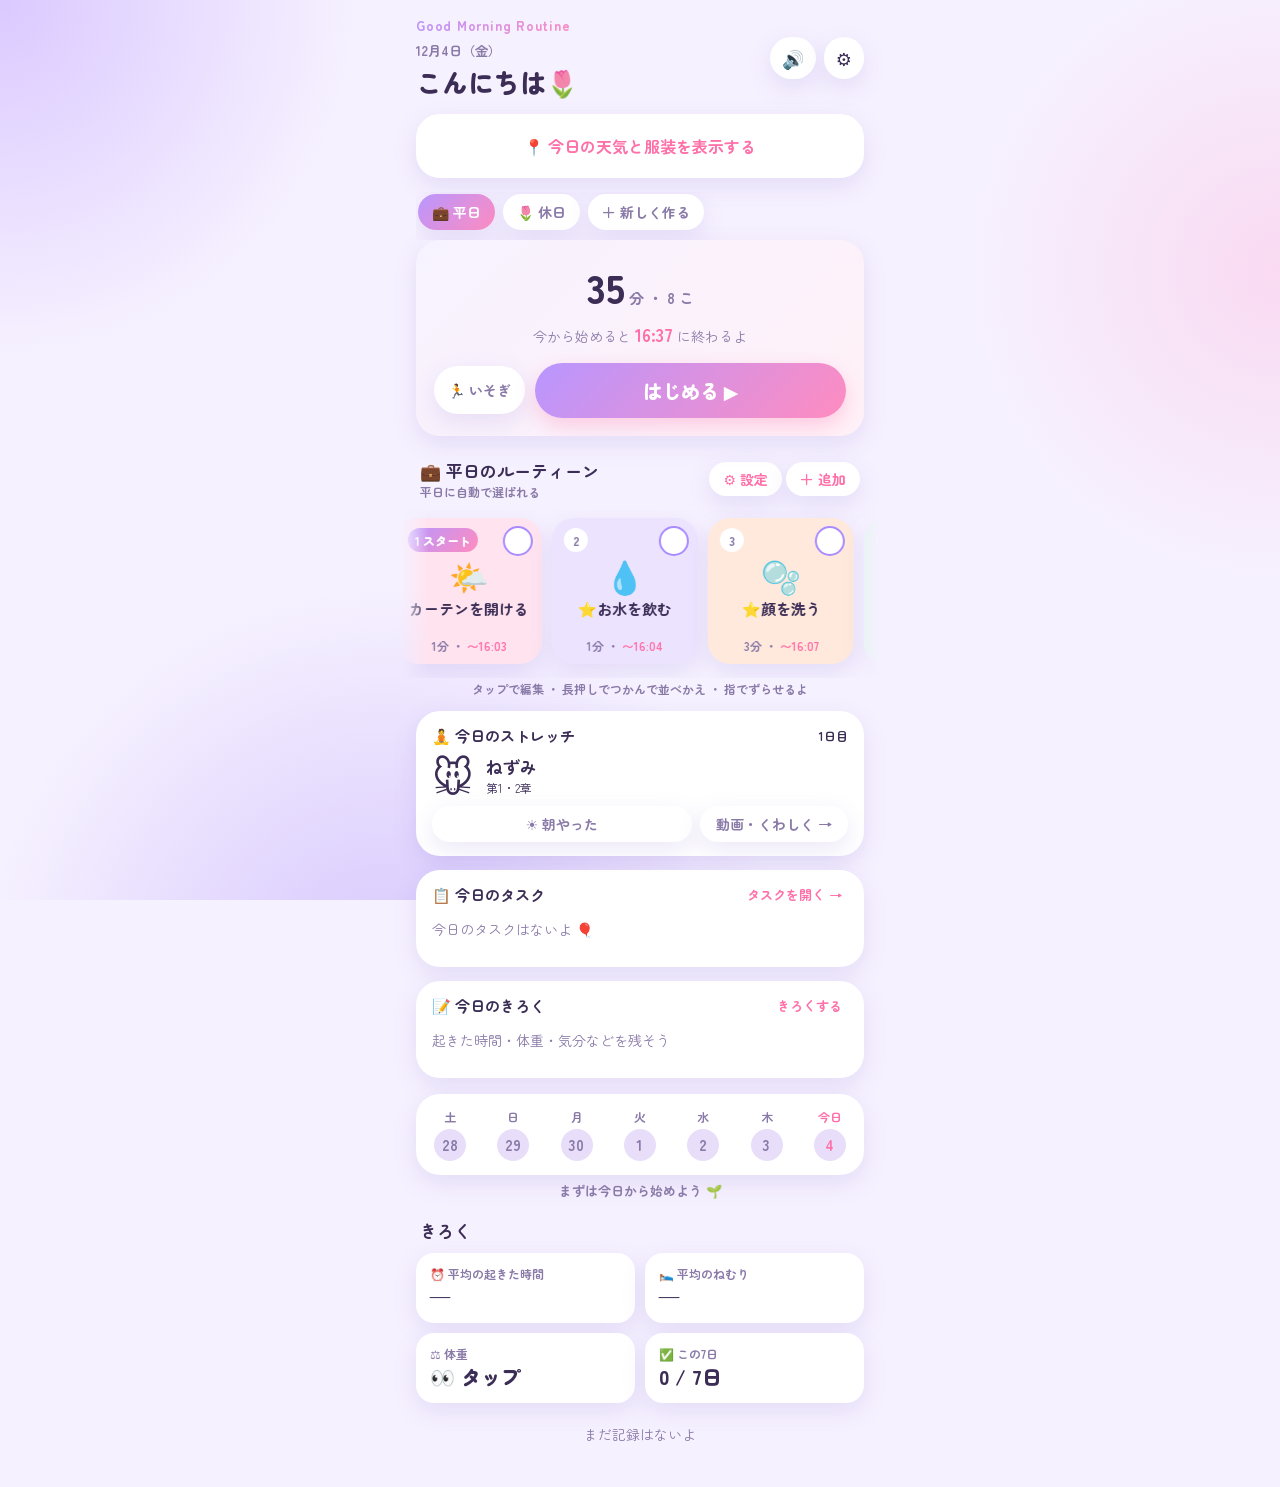
<file: morning.html>
<!doctype html>
<html lang="ja">
<head>
<meta charset="utf-8">
<meta name="viewport" content="width=device-width, initial-scale=1, viewport-fit=cover">
<title>Good Morning Routine</title>
<meta name="theme-color" content="#f6f1ff">
<meta name="apple-mobile-web-app-capable" content="yes">
<meta name="apple-mobile-web-app-title" content="Good Morning">
<meta name="apple-mobile-web-app-status-bar-style" content="default">
<link rel="preconnect" href="https://fonts.googleapis.com">
<link rel="preconnect" href="https://fonts.gstatic.com" crossorigin>
<link href="https://fonts.googleapis.com/css2?family=Zen+Maru+Gothic:wght@500;700;900&display=swap" rel="stylesheet">
<style>
:root{
  --bg:#f6f1ff; --surface:#ffffff; --ink:#3b2d55; --sub:#8a7aa8; --line:#e8defa;
  --accent:#a98bff; --pink:#ff6fa8; --warn:#ff7a90; --ok:#3bb88a; --star:#ffb020;
  --grad:linear-gradient(135deg,#b896ff 0%,#ff8cc0 100%);
  --c0:#ffe3ef; --c1:#ece4ff; --c2:#ffe9dc; --c3:#dff6ec; --c4:#fff4cf;
  --shadow:0 8px 24px rgba(120,90,200,.14);
  --blob1:rgba(196,168,255,.55); --blob2:rgba(165,135,250,.40); --blob3:rgba(255,180,220,.38);
}
/* 🌙 ナイトルーティーン：明るいモードでも、まぶしくない夜の色 */
html.night{
  --bg:#211a33; --surface:#2d2443; --ink:#f1eaff; --sub:#b9a9d8; --line:#3f3359; --ok:#6fd6ae;
  --c0:#4a2a44; --c1:#3a2e5c; --c2:#45334a; --c3:#25404a; --c4:#43395c;
  --shadow:0 8px 24px rgba(0,0,0,.35);
  --blob1:rgba(110,90,200,.30); --blob2:rgba(70,60,160,.28); --blob3:rgba(200,110,170,.18);
}
html.night #wx, html.night #dlesson, html.night #dstretch, html.night #tasks, html.night #recCard, html.night .hist,
html.night .geo-row, html.night .rec-set{display:none!important}
.bagcard{margin-top:14px}
.baghead{display:flex;align-items:center;gap:8px;margin-bottom:8px}
.baghead b{flex:1}
.baghead small{color:var(--sub);font-weight:700}
.bagedit{font-size:12px;font-weight:700;color:var(--pink);background:none}
.baglesson{display:block;color:var(--sub);font-size:12px;font-weight:700;margin-bottom:6px}
.bagrow{display:flex;align-items:center;gap:10px;width:100%;text-align:left;padding:9px 2px;border-bottom:1px dashed var(--line);font-size:15px;font-weight:700;color:var(--ink);background:none}
.bagrow .box{flex:none;width:24px;height:24px;border-radius:8px;border:2px solid var(--line);display:grid;place-items:center;color:#fff;font-size:14px}
.bagrow.on{color:var(--sub);text-decoration:line-through}
.bagrow.on .box{background:var(--grad);border-color:transparent}
.bagrow small{font-size:11px}
.baggrp{font-size:12px;font-weight:900;color:var(--sub);margin:10px 0 4px}
.bagerow{display:flex;gap:6px;margin-bottom:6px}
.bagerow .tin{flex:1;min-width:0}
.bagerow button{flex:none;width:36px;border-radius:12px;background:var(--line);font-weight:900;color:var(--sub)}
.nback{font-size:13px;font-weight:700;color:var(--sub);background:var(--surface);border-radius:999px;padding:6px 12px;box-shadow:var(--shadow);margin-bottom:8px}
@media (prefers-color-scheme:dark){
  :root{
    --bg:#1b1528; --surface:#2a2136; --ink:#f1eaff; --sub:#b3a5cf; --line:#3b2f4d; --ok:#6fd6ae;
    --c0:#4a2a3d; --c1:#382c55; --c2:#4a3328; --c3:#24443a; --c4:#4a4226;
    --shadow:0 8px 24px rgba(0,0,0,.35);
    --blob1:rgba(120,90,200,.35); --blob2:rgba(90,70,170,.30); --blob3:rgba(200,90,150,.22);
  }
}
*{box-sizing:border-box;-webkit-tap-highlight-color:transparent}
html,body{margin:0}
body{
  font-family:'Zen Maru Gothic',system-ui,sans-serif; color:var(--ink); background:var(--bg);
  background-image:
    radial-gradient(40vmax 40vmax at 0% 0%,var(--blob1),transparent 70%),
    radial-gradient(35vmax 35vmax at 100% 30%,var(--blob3),transparent 70%),
    radial-gradient(45vmax 45vmax at 30% 110%,var(--blob2),transparent 70%);
  background-attachment:fixed; min-height:100vh;
}
button{font:inherit;color:inherit;border:0;background:none;cursor:pointer}
input{font:inherit;color:var(--ink)}
[hidden]{display:none!important}
.wrap{max-width:480px;margin:0 auto;padding:calc(16px + env(safe-area-inset-top)) 16px calc(32px + env(safe-area-inset-bottom))}

header{display:flex;justify-content:space-between;align-items:center;margin-bottom:14px}
.brand{font-weight:900;font-size:13px;letter-spacing:.06em;background:var(--grad);-webkit-background-clip:text;background-clip:text;color:transparent;margin-bottom:2px}
header small{color:var(--sub);font-weight:700}
header h1{margin:2px 0 0;font-size:26px;font-weight:900}
.hbtns{display:flex;gap:8px}
.chip{background:var(--surface);border-radius:999px;padding:8px 12px;box-shadow:var(--shadow);font-size:18px}

.card{background:var(--surface);border-radius:24px;box-shadow:var(--shadow);padding:18px}
.mini{padding:14px 16px;margin-top:14px}
.mini h3{margin:0 0 8px;font-size:15px;display:flex;justify-content:space-between;align-items:center}
.mini h3 a,.mini h3 button{font-size:13px;color:var(--pink);text-decoration:none;font-weight:700}

/* 天気 */
.wx{margin-bottom:14px;padding:14px 16px}
.wx-ask{width:100%;padding:6px;font-weight:700;color:var(--pink)}
.wx-load{color:var(--sub);font-size:14px;text-align:center}
.wx-main{display:flex;align-items:center;gap:12px}
.wx-emo{font-size:40px}
.wx-main b{font-size:17px}
.wx-t{font-weight:900;margin-left:4px}
.wx-main small{display:block;color:var(--sub);font-weight:700;font-size:12px}
.wx-wear{margin-top:8px;background:var(--c1);border-radius:14px;padding:8px 12px;font-size:14px;font-weight:700}

/* ルーティーンの切り替え */
.rchips{display:flex;gap:8px;overflow-x:auto;padding:2px 2px 10px;scrollbar-width:none}
.rchips::-webkit-scrollbar{display:none}
.rchip{flex:none;background:var(--surface);border-radius:999px;padding:8px 14px;font-weight:700;font-size:14px;box-shadow:var(--shadow);color:var(--sub)}
.rchip.on{background:var(--grad);color:#fff}
.rchip.lifting{box-shadow:0 12px 26px rgba(120,90,200,.32)}
.sorting{-webkit-user-select:none;user-select:none}

.hero{text-align:center;position:relative;overflow:hidden}
.hero::before{content:"";position:absolute;inset:0;background:var(--grad);opacity:.12}
.hero > *{position:relative}
.sum{font-size:15px;color:var(--sub);font-weight:700}
.sum b{font-size:40px;color:var(--ink);font-weight:900}
.eta{margin:4px 0 14px;font-size:14px;color:var(--sub);line-height:1.6}
.eta b{color:var(--pink);font-size:18px}
.eta .late{color:var(--warn);font-weight:700}
.hero-btns{display:flex;gap:10px;align-items:center}
.rush{flex:none;background:var(--surface);border-radius:999px;padding:14px 14px;font-weight:700;font-size:14px;box-shadow:var(--shadow);color:var(--sub)}
.rush.on{background:var(--star);color:#fff}
.big{background:var(--grad);color:#fff;font-weight:900;font-size:19px;border-radius:999px;padding:14px 28px;width:100%;box-shadow:0 8px 20px rgba(255,111,168,.3);transition:transform .12s}
.big:active{transform:scale(.96)}

/* 見直し提案 */
.sugg{margin-top:14px;background:var(--c4);border-radius:18px;padding:12px 14px;font-size:14px}
.sugg b{font-weight:900}
.sugg .sb{display:flex;gap:8px;margin-top:8px}
.sugg .sb button{background:var(--surface);border-radius:999px;padding:6px 14px;font-weight:700;font-size:13px}
.sugg .sb .yes{background:var(--grad);color:#fff}

/* タスク */
.tlist{list-style:none;margin:0;padding:0}
.tlist li{display:flex;gap:8px;align-items:baseline;padding:6px 0;border-bottom:1px dashed var(--line);font-size:14px}
.tlist li:last-child{border:0}
.tlist small{color:var(--sub);font-weight:700;margin-left:auto;flex:none}
.tlist .od{color:var(--warn)}

/* 今日のきろく */
.recchips{display:flex;flex-wrap:wrap;gap:6px}
.recchips span{background:var(--c1);border-radius:999px;padding:5px 11px;font-size:13px;font-weight:700}
.recempty{color:var(--sub);font-size:14px}

.week{display:flex;justify-content:space-between;margin:16px 0 4px;padding:14px 16px}
.day{text-align:center;font-size:12px;color:var(--sub);font-weight:700;width:36px}
.day i{display:grid;place-items:center;width:32px;height:32px;margin:4px auto 0;border-radius:50%;background:var(--line);font-style:normal;font-size:15px}
.day.on i{background:var(--grad);color:#fff}
.day.today{color:var(--pink)}
.streak{text-align:center;font-size:13px;color:var(--sub);margin:6px 0 18px;font-weight:700}
.streak b{color:var(--pink)}

.row-head{display:flex;justify-content:space-between;align-items:center;margin:8px 4px 10px;gap:8px}
.row-head h2{font-size:17px;margin:0}
.row-head small{display:block;color:var(--sub);font-size:12px;font-weight:700}
.add{background:var(--surface);border-radius:999px;padding:7px 14px;font-weight:700;color:var(--pink);box-shadow:var(--shadow);font-size:14px;flex:none}
ul{list-style:none;margin:0;padding:0}
.empty{text-align:center;color:var(--sub);padding:20px}

/* 横に流れるタイムライン */
.tl{position:relative;height:168px;margin:0 -16px;overflow:hidden;touch-action:pan-y;user-select:none;-webkit-user-select:none;cursor:grab;
  -webkit-mask-image:linear-gradient(90deg,transparent,#000 6%,#000 94%,transparent);mask-image:linear-gradient(90deg,transparent,#000 6%,#000 94%,transparent)}
.tl-slot{position:absolute;top:0;left:0;width:156px;height:100%;padding:8px 5px 14px;will-change:transform}
.tl{-webkit-touch-callout:none}
.tl.reordering{cursor:grabbing}
.tl-slot.lift{z-index:5}
.tl-slot.lift .tcard,.tl-slot.lift .tcard:active{transform:scale(1.07) translateY(-4px);box-shadow:0 16px 32px rgba(120,90,200,.32)}
.tcard{height:100%;border-radius:22px;padding:12px 12px 10px;background:var(--c1);box-shadow:var(--shadow);display:flex;flex-direction:column;position:relative;transition:transform .12s}
.tcard:active{transform:scale(.96)}
.tl-slot.c0 .tcard{background:var(--c0)} .tl-slot.c1 .tcard{background:var(--c1)} .tl-slot.c2 .tcard{background:var(--c2)} .tl-slot.c3 .tcard{background:var(--c3)} .tl-slot.c4 .tcard{background:var(--c4)}
.tl-slot.dim .tcard{opacity:.35}
.tcard .no{position:absolute;top:10px;left:12px;font-size:12px;font-weight:900;color:var(--sub);background:var(--surface);border-radius:999px;min-width:24px;height:24px;display:grid;place-items:center;padding:0 7px}
.tcard .no.first{background:var(--grad);color:#fff}
.tcard .stc{position:absolute;top:9px;right:11px;font-size:16px}
.tcard .emo{font-size:32px;text-align:center;margin-top:28px;line-height:1.1}
.tcard b{font-size:15px;line-height:1.3;text-align:center;margin-top:6px;display:-webkit-box;-webkit-line-clamp:2;-webkit-box-orient:vertical;overflow:hidden;word-break:break-all}
.tcard .meta{margin-top:auto;text-align:center;font-size:12px;font-weight:700;color:var(--sub)}
.tcard .meta em{font-style:normal;color:var(--pink)}
.tcard .ck{position:absolute;top:8px;right:9px;width:30px;height:30px;border-radius:50%;border:2.5px solid var(--accent);background:var(--surface);display:grid;place-items:center;font-weight:900;color:#fff;font-size:15px}
.tl-slot.fin .tcard{background:var(--surface)!important}
.tl-slot.fin .tcard b{text-decoration:line-through;color:var(--sub)}
.tl-slot.fin .tcard .emo{opacity:.55}
.tl-slot.fin .ck{background:var(--ok);border-color:var(--ok)}
.tcard .no.fin{background:var(--ok);color:#fff}
.goal{margin:0 0 8px;font-size:14px;font-weight:700}
.tl-empty{display:grid;place-items:center;height:100%;color:var(--sub);font-weight:700;font-size:14px}
.tl-tip{text-align:center;font-size:12px;color:var(--sub);margin:2px 0 6px;font-weight:700}
.reorder{display:flex;gap:10px;margin-bottom:14px}
.reorder button{flex:1;padding:10px;border-radius:14px;background:var(--c1);font-weight:700;font-size:14px}

/* 実行中の上のカード列 */
.rtl{width:calc(100% + 40px);margin:14px -20px 0;height:86px;overflow:hidden;position:relative;flex:none;
  -webkit-mask-image:linear-gradient(90deg,transparent,#000 12%,#000 88%,transparent);mask-image:linear-gradient(90deg,transparent,#000 12%,#000 88%,transparent)}
.rtl-track{position:absolute;top:0;left:0;height:100%;display:flex;transition:transform .55s cubic-bezier(.2,.9,.3,1)}
.rcard{width:96px;flex:none;padding:6px 4px}
.rcard div{height:100%;border-radius:18px;background:var(--surface);box-shadow:var(--shadow);display:flex;flex-direction:column;align-items:center;justify-content:center;padding:4px 6px;transition:transform .4s,opacity .4s;opacity:.55;transform:scale(.86)}
.rcard span{font-size:22px;line-height:1.2}
.rcard small{font-size:11px;font-weight:700;max-width:100%;overflow:hidden;text-overflow:ellipsis;white-space:nowrap}
.rcard.cur div{opacity:1;transform:none;background:var(--grad);color:#fff}
.rcard.done div{opacity:.7}
.rcard.done span::after{content:"✓";font-size:13px;color:var(--ok);font-weight:900;margin-left:2px}
.rcard.skip span::after{content:"–";font-size:13px;color:var(--sub);font-weight:900;margin-left:2px}

/* きろく */
.hist{margin-top:18px}
.tiles{display:grid;grid-template-columns:1fr 1fr;gap:10px}
.tile{background:var(--surface);border-radius:18px;padding:12px 14px;box-shadow:var(--shadow)}
.tile small{color:var(--sub);font-weight:700;font-size:12px;display:block}
.tile b{font-size:20px;font-weight:900}
.tile i{font-style:normal;font-size:12px;color:var(--sub);margin-left:4px}
.spark{margin-top:10px;padding:12px 14px}
.spark small{color:var(--sub);font-weight:700;font-size:12px}
.spark svg{width:100%;height:70px;display:block;margin-top:4px}
#hist{margin-top:10px}
#hist li{display:flex;justify-content:space-between;align-items:center;gap:8px;padding:11px 4px;border-bottom:1px dashed var(--line);font-size:14px}
#hist li span{color:var(--sub);font-size:13px;text-align:right}

/* 実行画面 */
.overlay{position:fixed;inset:0;z-index:20;background:var(--bg);overflow-y:auto;
  background-image:radial-gradient(60vmax 60vmax at 50% 20%,var(--blob1),transparent 70%),radial-gradient(50vmax 50vmax at 50% 110%,var(--blob3),transparent 70%);
  display:flex;flex-direction:column;align-items:center;padding:calc(16px + env(safe-area-inset-top)) 20px calc(24px + env(safe-area-inset-bottom))}
.rtop{display:flex;align-items:center;gap:10px;width:100%;max-width:440px}
.bar{flex:1;height:10px;background:var(--line);border-radius:999px;overflow:hidden}
.bar i{display:block;height:100%;width:0;background:var(--grad);border-radius:999px;transition:width .4s}
.rtop span{font-weight:700;color:var(--sub);font-size:14px;min-width:38px;text-align:right}
.ring{position:relative;width:min(54vw,230px);aspect-ratio:1;margin:auto 0 0;flex:none}
.ring svg{width:100%;height:100%;transform:rotate(-90deg)}
.ring .bg{stroke:var(--line)}
.ring .fg{stroke:url(#g);transition:stroke-dashoffset .3s linear}
.ring .in{position:absolute;inset:0;display:flex;flex-direction:column;align-items:center;justify-content:center}
.ring .remo{font-size:52px;line-height:1}
.ring .time{font-size:42px;font-weight:900;margin-top:6px;font-variant-numeric:tabular-nums}
.overlay.over .time{color:var(--warn)}
.overlay.paused .time{opacity:.4}
#runTitle{font-size:26px;margin:18px 0 4px;text-align:center}
#nextUp{color:var(--sub);margin:0;font-size:14px;text-align:center}
.pace{margin:10px 0 0;font-size:14px;font-weight:700;background:var(--surface);border-radius:999px;padding:6px 14px;box-shadow:var(--shadow)}
.pace.good{color:var(--ok)} .pace.bad{color:var(--warn)}
.extra{width:100%;max-width:440px;margin-top:12px}
.extra .card{padding:12px 14px;margin-bottom:8px;font-size:14px}
.spacer{margin-top:auto}
.ctrl{display:flex;gap:12px;align-items:center;width:100%;max-width:440px;margin-top:20px}
.round{width:58px;height:58px;flex:none;border-radius:50%;background:var(--surface);box-shadow:var(--shadow);font-size:15px;font-weight:700}
.round.sm{width:40px;height:40px;font-size:16px}
.round.on{background:var(--grad);color:#fff}
.ctrl .big{flex:1;padding:18px}
.sub-ctrl{display:flex;gap:10px;margin-top:14px}
.pill.go{background:var(--grad);color:#fff}
.pill{background:var(--surface);border-radius:999px;padding:8px 16px;font-size:14px;font-weight:700;color:var(--sub);box-shadow:var(--shadow)}
.mhint{font-size:12px;color:var(--sub);margin:10px 0 0;text-align:center}

/* 完了画面 */
.finish{justify-content:center;text-align:center}
.finish .em{font-size:72px}
.finish h2{font-size:30px;margin:8px 0}
.finish p{color:var(--sub);margin:4px 0}
.finish p b{color:var(--ink)}
.finish .q{margin-top:22px;font-weight:700;color:var(--ink)}
.moods{display:flex;gap:10px;justify-content:center;margin:10px 0 14px}
.moods button{width:62px;padding:8px 0;border-radius:18px;background:var(--surface);box-shadow:var(--shadow);font-size:28px;line-height:1.2}
.moods button small{display:block;font-size:11px;color:var(--sub);font-weight:700}
.moods button.on{background:var(--grad)} .moods button.on small{color:#fff}
.finish .big{max-width:320px;margin-top:20px}

/* シート */
.sheet-wrap{position:fixed;inset:0;z-index:30;background:rgba(40,20,70,.35);display:flex;align-items:flex-end;justify-content:center}
.sheet{background:var(--surface);width:100%;max-width:480px;max-height:88vh;overflow-y:auto;border-radius:26px 26px 0 0;padding:20px 18px calc(22px + env(safe-area-inset-bottom));animation:up .22s ease}
@keyframes up{from{transform:translateY(40px);opacity:0}}
.sheet h3{margin:0 0 14px;text-align:center}
.sheet h4{margin:18px 0 8px;font-size:14px;color:var(--sub)}
.erow{display:flex;gap:10px}
.tin{border:2px solid var(--line);border-radius:14px;padding:12px;background:transparent;font-size:16px;outline:none;min-width:0}
.tin:focus{border-color:var(--accent)}
.emo-in{width:62px;flex:none;text-align:center;font-size:24px}
.grow{flex:1}
.minrow{display:flex;align-items:center;justify-content:center;gap:22px;margin:18px 0 10px}
.minrow button{width:48px;height:48px;border-radius:50%;background:var(--c1);font-size:24px;font-weight:700}
.minrow span{font-size:16px;color:var(--sub);font-weight:700;min-width:80px;text-align:center}
.minrow b{font-size:34px;color:var(--ink)}
.quick{display:flex;gap:8px;justify-content:center;flex-wrap:wrap;margin-bottom:14px}
.quick button{background:var(--c0);border-radius:999px;padding:6px 12px;font-size:13px;font-weight:700}
.starbtn{display:block;width:100%;margin-bottom:14px;padding:11px;border-radius:14px;background:var(--c4);font-weight:700;font-size:14px;color:var(--sub)}
.starbtn.on{background:var(--star);color:#fff}
.danger{width:100%;margin-top:10px;padding:12px;color:var(--warn);font-weight:700}
.days{display:flex;gap:6px;justify-content:space-between}
.days button{width:40px;height:40px;border-radius:50%;background:var(--line);font-weight:700}
.days button.on{background:var(--grad);color:#fff}
.leaverow{display:flex;gap:10px;align-items:center}
.leaverow .tin{flex:1}
.hv{border:1.5px solid var(--line);border-radius:18px;padding:10px 12px;margin-top:10px}
.hv b{font-size:14px}
.hv small{display:block;color:var(--sub);font-size:12px;font-weight:700;margin:2px 0 6px}
.hv .chips{display:flex;flex-wrap:wrap;gap:4px;margin-bottom:8px}
.hv .chips span{background:var(--c1);border-radius:999px;padding:2px 8px;font-size:12px}
.hv .pill.go{background:var(--grad);color:#fff}
.hint{font-size:12px;color:var(--sub);margin:6px 2px 0}

.fl{display:flex;justify-content:space-between;align-items:center;gap:10px;padding:10px 0;border-bottom:1px dashed var(--line);font-weight:700;font-size:15px}
.fl.col{flex-direction:column;align-items:stretch}
.fl input{border:2px solid var(--line);border-radius:12px;padding:8px 10px;background:transparent;font-size:16px;outline:none}
.fl input:focus{border-color:var(--accent)}
.fl input[type=number]{width:90px;text-align:right}
.fl input[type=text]{width:100%}
.numw{display:flex;align-items:center;gap:6px;color:var(--sub)}
.seg{display:flex;gap:6px}
.seg button{flex:1;padding:8px 0;border-radius:14px;background:var(--c1);font-size:22px;line-height:1.2}
.seg button small{display:block;font-size:11px;color:var(--sub)}
.seg button.on{background:var(--grad)} .seg button.on small{color:#fff}

.setrow{display:flex;justify-content:space-between;align-items:center;padding:12px 0;border-bottom:1px dashed var(--line);font-weight:700}
.setrow small{display:block;color:var(--sub);font-size:12px;font-weight:500}
.tog{width:52px;height:30px;border-radius:999px;background:var(--line);position:relative;flex:none;transition:background .2s}
.tog::after{content:"";position:absolute;top:3px;left:3px;width:24px;height:24px;border-radius:50%;background:#fff;transition:transform .2s;box-shadow:0 1px 3px rgba(0,0,0,.2)}
.tog.on{background:var(--pink)}
.tog.on::after{transform:translateX(22px)}

.toast{position:fixed;left:50%;bottom:calc(24px + env(safe-area-inset-bottom));transform:translateX(-50%);background:var(--ink);color:var(--bg);padding:10px 18px;border-radius:999px;font-size:14px;font-weight:700;z-index:50;opacity:0;transition:opacity .2s;pointer-events:none;max-width:90vw;text-align:center}
.toast.show{opacity:1}
.conf{position:fixed;top:-20px;width:10px;height:14px;border-radius:3px;z-index:60;pointer-events:none;animation:fall linear forwards}
@keyframes fall{to{transform:translateY(110vh) rotate(720deg)}}
</style>
</head>
<body>
<div class="wrap">
  <header>
    <div><div class="brand">Good Morning Routine</div><small id="date"></small><h1 id="greet">おはよう☀️</h1></div>
    <div class="hbtns">
      <button id="voiceBtn" class="chip" aria-label="声の読み上げ">🔊</button>
      <button id="setBtn" class="chip" aria-label="設定">⚙️</button>
    </div>
  </header>

  <section id="wx" class="card wx"></section>

  <div class="rchips" id="rchips"></div>

  <section class="card hero">
    <div class="sum"><b id="totalMin">0</b> 分 ・ <span id="count">0</span> こ</div>
    <div class="eta" id="etaLine"></div>
    <div class="hero-btns">
      <button id="rushBtn" class="rush">🏃 いそぎ</button>
      <button id="startBtn" class="big">はじめる ▶︎</button>
    </div>
  </section>

  <div style="height:14px"></div>
  <div class="row-head">
    <div><h2 id="listTitle">ルーティーン</h2><small id="listSub"></small></div>
    <div><button id="editRBtn" class="add">⚙︎ 設定</button> <button id="addBtn" class="add">＋ 追加</button></div>
  </div>
  <div class="tl" id="tl"></div>
  <p class="tl-tip">タップで編集 ・ 長押しでつかんで並べかえ ・ 指でずらせるよ</p>
  <div id="sugg"></div>
  <section id="dlesson" class="card mini" hidden></section>
  <section id="dstretch" class="card mini"></section>
  <section id="tasks" class="card mini" hidden></section>
  <section id="recCard" class="card mini"></section>
  <section id="bagCard" class="card mini bagcard" hidden></section>

  <section class="card week" id="week"></section>
  <div class="streak" id="streak"></div>


  <section class="hist">
    <div class="row-head"><h2>きろく</h2></div>
    <div id="tiles" class="tiles"></div>
    <div id="spark"></div>
    <ul id="hist"></ul>
  </section>
</div>

<!-- 実行画面 -->
<div id="run" class="overlay" hidden>
  <div class="rtop">
    <button id="quitBtn" class="round sm" aria-label="やめる">✕</button>
    <div class="bar"><i id="bar"></i></div>
    <span id="stepNo">1/1</span>
    <button id="micBtn" class="round sm" aria-label="声で操作">🎤</button>
  </div>
  <div class="rtl" id="rtl"><div class="rtl-track" id="rtlTrack"></div></div>
  <div class="ring">
    <svg viewBox="0 0 240 240">
      <defs><linearGradient id="g" x1="0" y1="0" x2="1" y2="1"><stop offset="0" stop-color="#b896ff"/><stop offset="1" stop-color="#ff8cc0"/></linearGradient></defs>
      <circle class="bg" cx="120" cy="120" r="108" fill="none" stroke-width="14"/>
      <circle class="fg" id="ringFg" cx="120" cy="120" r="108" fill="none" stroke-width="14" stroke-linecap="round"/>
    </svg>
    <div class="in"><div class="remo" id="runEmo"></div><div class="time" id="runTime">0:00</div></div>
  </div>
  <h2 id="runTitle"></h2>
  <p id="nextUp"></p>
  <div id="pace" class="pace"></div>
  <div id="runExtra" class="extra"></div>
  <div class="spacer"></div>
  <div class="ctrl">
    <button id="pauseBtn" class="round" aria-label="一時停止">⏸</button>
    <button id="doneBtn" class="big">できた！</button>
    <button id="skipBtn" class="round">とばす</button>
  </div>
  <div class="sub-ctrl">
    <button id="plusBtn" class="pill">＋1分</button>
    <button id="backBtn" class="pill">← 1つ前</button>
  </div>
  <p id="micHint" class="mhint" hidden>🎤「できた」「とばす」「ストップ」「再開」「もどる」「延長」で操作できるよ</p>
</div>

<!-- 完了画面 -->
<div id="finish" class="overlay finish" hidden>
  <div class="em">🎉</div>
  <h2 id="finTitle">ぜんぶできた！</h2>
  <p>かかった時間 <b id="finTime"></b></p>
  <p><b id="finDone"></b></p>
  <p id="finStreak"></p>
  <p class="q">いまの気分は？</p>
  <div class="moods" id="finMood"></div>
  <div style="display:flex;gap:8px;justify-content:center;flex-wrap:wrap">
    <button id="finRec" class="pill">📝 ほかのきろくも書く</button>
    <button id="finTop3" class="pill">📌 今日の3つを決める</button>
  </div>
  <button id="finClose" class="big">今日もいい一日に ✨</button>
</div>

<!-- ステップ編集 -->
<div id="sheet" class="sheet-wrap" hidden>
  <div class="sheet">
    <h3 id="sheetTitle">ステップを追加</h3>
    <div class="erow">
      <input id="fEmoji" class="tin emo-in" maxlength="8" aria-label="絵文字">
      <input id="fTitle" class="tin grow" placeholder="例：お水を飲む" enterkeyhint="done">
    </div>
    <div class="minrow">
      <button data-d="-1" aria-label="1分へらす">−</button>
      <span><b id="fMin">3</b> 分</span>
      <button data-d="1" aria-label="1分ふやす">＋</button>
    </div>
    <div class="quick" id="quick"></div>
    <div class="reorder" id="fMove"><button id="fPrev">← 前へ</button><button id="fNext">後ろへ →</button></div>
    <button id="fStar" class="starbtn">⭐ いそぎの日もやる</button>
    <button id="fSave" class="big">保存</button>
    <button id="fDel" class="danger">このステップを削除</button>
  </div>
</div>

<!-- ルーティーン設定 -->
<div id="rsheet" class="sheet-wrap" hidden>
  <div class="sheet">
    <h3 id="rTitle">ルーティーンの設定</h3>
    <div class="erow">
      <input id="rEmoji" class="tin emo-in" maxlength="8" aria-label="絵文字">
      <input id="rName" class="tin grow" placeholder="例：平日">
    </div>
    <h4>自動で選ばれる曜日</h4>
    <div class="days" id="rDays"></div>
    <h4 id="rLeaveLbl">家を出る時間</h4>
    <div class="leaverow">
      <input id="rLeave" class="tin" type="time">
      <button id="rLeaveClear" class="pill">なし</button>
    </div>
    <p class="hint" id="rLeaveHint">決めておくと「何時までに始めればいいか」と、やっている最中のペースを教えてくれるよ</p>
    <button id="rSave" class="big" style="margin-top:18px">保存</button>
    <button id="rHist" class="pill" style="width:100%;margin-top:10px">🕘 前のステップにもどす</button>
    <button id="rDel" class="danger">このルーティーンを削除</button>
  </div>
</div>
<div id="hsheet" class="sheet-wrap" hidden>
  <div class="sheet">
    <h3>🕘 前のステップにもどす</h3>
    <p class="hint">実際にやった日のきろくに残っているステップだよ。選ぶと、いまのルーティーンのステップがその形にもどる（家を出る時間・曜日はそのまま）</p>
    <div id="hList"></div>
  </div>
</div>

<!-- きろく -->
<div id="recsheet" class="sheet-wrap" hidden>
  <div class="sheet">
    <h3 id="recTitle">今日のきろく</h3>
    <div id="recForm"></div>
    <button id="recSave" class="big" style="margin-top:18px">保存</button>
  </div>
</div>

<!-- 設定 -->
<div id="setsheet" class="sheet-wrap" hidden>
  <div class="sheet">
    <h3>設定</h3>
    <div class="setrow"><span>🔊 声で読み上げ</span><button id="tVoice" class="tog" aria-label="声で読み上げ"></button></div>
    <div class="setrow"><span>🎤 声で操作<small>やっている最中に「できた」などと話すと進む</small></span><button id="tMic" class="tog" aria-label="声で操作"></button></div>
    <div class="setrow geo-row"><span>🌤️ 天気の場所<small id="geoNote"></small></span><button id="geoBtn" class="pill">📍 いまの場所</button></div>
    <h4 class="rec-set">きろくする項目</h4>
    <div id="fieldToggles" class="rec-set"></div>
    <button id="setClose" class="big" style="margin-top:18px">とじる</button>
  </div>
</div>

<div id="toast" class="toast"></div>

<script src="stretch.js"></script>
<script>
const $ = s => document.querySelector(s);
// ?mode=night で開くと🌙ナイトルーティーン。仕組みは朝と同じで、保存する場所（キー）と見た目・言葉だけ変える
const NIGHT = new URLSearchParams(location.search).get('mode') === 'night';
const K = NIGHT ? {
  routines: 'night:routines', oldSteps: 'night:noOldSteps', log: 'night:rlog', rec: 'morning:records',
  voice: 'morning:voice', mic: 'morning:mic', geo: 'morning:geo', wx: 'morning:weather',
  fields: 'morning:recFields', pick: 'night:rpick', dismiss: 'night:rdismiss', checks: 'night:rchecks'
} : {
  routines: 'morning:routines', oldSteps: 'morning:steps', log: 'morning:log', rec: 'morning:records',
  voice: 'morning:voice', mic: 'morning:mic', geo: 'morning:geo', wx: 'morning:weather',
  fields: 'morning:recFields', pick: 'morning:pick', dismiss: 'morning:dismiss', checks: 'morning:checks'
};
if (NIGHT) {
  document.documentElement.classList.add('night');
  document.title = 'Good Night Routine';
}
const WD = '日月火水木金土';
const RING_C = 2 * Math.PI * 108;
const MIN = 60000;

const load = (k, d) => { try { const v = JSON.parse(localStorage.getItem(k)); return v == null ? d : v; } catch (e) { return d; } };
const store = (k, v) => { try { localStorage.setItem(k, JSON.stringify(v)); } catch (e) {} };
const uid = () => Date.now().toString(36) + Math.random().toString(36).slice(2, 7);
const esc = s => String(s).replace(/[&<>"']/g, c => ({'&':'&amp;','<':'&lt;','>':'&gt;','"':'&quot;',"'":'&#39;'}[c]));
const dayKey = d => { d = new Date(d); return d.getFullYear() + '-' + String(d.getMonth() + 1).padStart(2, '0') + '-' + String(d.getDate()).padStart(2, '0'); };
const today = () => dayKey(Date.now());
const hm = d => { d = new Date(d); return d.getHours() + ':' + String(d.getMinutes()).padStart(2, '0'); };
const padT = s => s ? String(s).split(':').map(x => x.padStart(2, '0')).join(':') : '';
const minOf = s => { const [h, m] = s.split(':').map(Number); return h * 60 + m; };
const minToHm = m => { m = Math.round(m); return Math.floor(m / 60) + ':' + String(m % 60).padStart(2, '0'); };
const atToday = s => { const d = new Date(); d.setHours(0, 0, 0, 0); return d.getTime() + minOf(s) * MIN; };
const durLabel = ms => { const m = Math.max(0, Math.round(ms / MIN)); return m < 60 ? m + '分' : Math.floor(m / 60) + '時間' + (m % 60 ? m % 60 + '分' : ''); };
const dateLabel = key => { const [y, mo, d] = key.split('-').map(Number); const dt = new Date(y, mo - 1, d); return `${mo}/${d}（${WD[dt.getDay()]}）`; };
const show = id => { $(id).hidden = false; };
const hide = id => { $(id).hidden = true; if (document.activeElement) document.activeElement.blur(); };

// ---------- 絵文字 ----------
const EMOJI = [
  [/水やり|植物/, '🪴'], [/水|白湯/, '💧'], [/顔|洗顔/, '🫧'], [/歯/, '🪥'],
  [/ストレッチ|ヨガ|体操|筋トレ/, '🧘‍♀️'], [/瞑想|深呼吸/, '🌿'],
  [/朝ごはん|朝食|ご飯|ごはん|パン/, '🍳'], [/コーヒー|お茶|紅茶/, '☕'],
  [/着替/, '👕'], [/メイク|化粧/, '💄'], [/髪|ヘア/, '💇‍♀️'], [/シャワー|お風呂/, '🚿'],
  [/布団|ベッド/, '🛏️'], [/散歩|ウォーキング|ラン/, '🚶‍♀️'], [/予定|スケジュール|タスク/, '📅'],
  [/日記|ジャーナル|書く/, '📓'], [/読書|本/, '📖'], [/薬|サプリ/, '💊'], [/ゴミ/, '🗑️'],
  [/カーテン|日光|光/, '🌤️'], [/掃除|片付/, '🧹'], [/ニュース/, '📰'], [/天気/, '☀️'], [/体重|きろく|記録/, '📝']
];
const guessEmoji = t => { for (const [re, e] of EMOJI) if (re.test(t)) return e; return '✨'; };

// ---------- データ ----------
// pre を渡すと決まった id（最初から入っている見本用）。見本は保存しないので、毎回同じ id にしておく
const mk = (list, pre) => list.map(([emoji, title, min, star], i) => ({ id: pre ? pre + i : uid(), emoji, title, min, star: !!star }));
// 🌙 ナイトルーティーンの見本（⭐はいそぎの日もやるもの）
const DEFAULT_NIGHT = [
  ['🛁', 'お風呂', 30, 1], ['🫧', '洗顔', 3, 1], ['🧴', '保湿', 5, 1], ['🦷', '歯みがき', 3, 1],
  ['💆‍♀️', 'マッサージ', 10], ['🧘', 'ストレッチ', 15], ['🎒', '明日の準備', 10], ['🧺', 'おへやリセット', 5],
  ['💧', 'お水を1杯', 1], ['📓', 'ふりかえり', 5], ['📵', 'スマホにおやすみ', 1, 1]
];
const DEFAULT_WEEKDAY = [
  ['🌤️', 'カーテンを開ける', 1], ['💧', 'お水を飲む', 1, 1], ['🫧', '顔を洗う', 3, 1],
  ['🧘‍♀️', 'ストレッチ', 5], ['🍳', '朝ごはん', 15], ['🪥', '歯みがき', 3, 1],
  ['👕', '着替える', 5, 1], ['📅', '今日の予定を見る', 2, 1]
];
const DEFAULT_HOLIDAY = [
  ['🌤️', 'カーテンを開ける', 1], ['💧', 'お水を飲む', 1, 1], ['🧘‍♀️', 'ゆっくりストレッチ', 10],
  ['☕', 'コーヒータイム', 15], ['🍳', '朝ごはん', 20, 1], ['🪥', '歯みがき', 3, 1], ['📅', '今日の予定を見る', 3]
];

let routines = load(K.routines, null);
if (!Array.isArray(routines) || !routines.length) {
  // 前のバージョン（ステップが1つだけの形）から引き継ぐ
  const old = load(K.oldSteps, null), hasOld = Array.isArray(old) && old.length;
  const wd = hasOld
    ? old.map(s => Object.assign({ star: /水|顔|歯|着替/.test(s.title) }, s))
    : mk(DEFAULT_WEEKDAY, 'dw');
  routines = NIGHT ? [
    { id: 'r-night', name: '毎晩', emoji: '🌙', days: [0, 1, 2, 3, 4, 5, 6], leave: null, steps: mk(DEFAULT_NIGHT, 'dn') }
  ] : [
    { id: 'r-weekday', name: '平日', emoji: '💼', days: [1, 2, 3, 4, 5], leave: null, steps: wd },
    { id: 'r-holiday', name: '休日', emoji: '🌷', days: [0, 6], leave: null, steps: mk(DEFAULT_HOLIDAY, 'dh') }
  ];
  // 最初の見本は保存しない（保存すると、同期のときに本物のルーティーンを上書きしてしまうことがあった）。
  // 自分で変えたときに初めて保存する。前のバージョンから引き継ぐときだけは保存する
  if (hasOld) store(K.routines, routines);
}
let log = load(K.log, []);         // { date, start, end, done, total, routineId, routineName, rush, steps:[{id,title,min,ms,done}] }
let records = load(K.rec, {});     // { 'YYYY-MM-DD': { wake, bed, sleepQ, weight, temp, mood, body, goal, firstOpen } }
let voiceOn = load(K.voice, true);
let micOn = load(K.mic, false);
const saveR = () => store(K.routines, routines);
const saveRec = () => store(K.rec, records);

// 今日の最初にアプリを開いた時間（起きた時間の目安）
(() => {
  if (NIGHT) return;
  const h = new Date().getHours();
  const r = records[today()] || {};
  if (h >= 3 && h < 12 && !r.firstOpen) { r.firstOpen = hm(Date.now()); records[today()] = r; saveRec(); }
})();

// ---------- 今日のルーティーン ----------
function activeRoutine() {
  const p = load(K.pick, null);
  if (p && p.date === today()) { const r = routines.find(x => x.id === p.id); if (r) return r; }
  const dow = new Date().getDay();
  return routines.find(r => r.days.includes(dow)) || routines[0];
}
function isRush() { const p = load(K.pick, null); return !!(p && p.date === today() && p.rush); }
function setPick(patch) {
  const p = load(K.pick, null);
  const base = p && p.date === today() ? p : { date: today(), id: activeRoutine().id, rush: false };
  store(K.pick, Object.assign({}, base, patch));
}
const planOf = (r, rush) => rush ? r.steps.filter(s => s.star) : r.steps;
const sumMin = list => list.reduce((a, s) => a + s.min, 0);
function daysLabel(days) {
  const s = days.slice().sort().join('');
  if (s === '12345') return '平日';
  if (s === '06') return '土日';
  if (s === '0123456') return '毎日';
  if (!s) return '曜日なし';
  return days.slice().sort().map(d => WD[d]).join('・');
}

// ---------- タスクアプリ（同じサイトの task-app）----------
function todayTasks() {
  let t;
  try { t = JSON.parse(localStorage.getItem('task-app:tasks')); } catch (e) { return null; }
  if (!Array.isArray(t)) return null;
  const end = new Date(); end.setHours(23, 59, 59, 999);
  return t.filter(x => !x.done && (x.star || (x.due && x.due <= end.getTime())))
    .sort((a, b) => (+!!b.star - +!!a.star) || ((a.due || 9e15) - (b.due || 9e15)))
    .slice(0, 6);
}
function taskListHtml(ts) {
  if (!ts.length) return '<p class="recempty">今日のタスクはないよ 🎈</p>';
  const sod = new Date(); sod.setHours(0, 0, 0, 0);
  return '<ul class="tlist">' + ts.map(t => {
    let when = '';
    if (t.due && t.due < sod.getTime()) when = '<small class="od">期限すぎ</small>';
    else if (t.due && !t.allDay) when = `<small>${hm(t.due)}</small>`;
    return `<li>${t.star ? '⭐' : '・'} ${esc(t.title)}${when}</li>`;
  }).join('') + '</ul>';
}

// ---------- 天気 ----------
function wxInfo(c) {
  if (c === 0) return ['☀️', '晴れ'];
  if (c === 1) return ['🌤️', '晴れ'];
  if (c === 2) return ['⛅', '晴れ時々くもり'];
  if (c === 3) return ['☁️', 'くもり'];
  if (c === 45 || c === 48) return ['🌫️', 'きり'];
  if (c >= 51 && c <= 57) return ['🌦️', '小雨'];
  if (c >= 61 && c <= 67) return ['🌧️', c >= 65 ? '大雨' : '雨'];
  if (c >= 71 && c <= 77) return ['❄️', '雪'];
  if (c >= 80 && c <= 82) return ['🌦️', 'にわか雨'];
  if (c === 85 || c === 86) return ['🌨️', '雪'];
  if (c >= 95) return ['⛈️', '雷雨'];
  return ['🌈', ''];
}
function clothes(w) {
  const mx = w.max, out = [];
  out.push(mx >= 28 ? '半袖でOK・暑さ対策を' : mx >= 23 ? '半袖＋うすい羽織り' : mx >= 18 ? '長袖1枚がちょうどいい'
    : mx >= 13 ? 'カーディガンかうすいジャケット' : mx >= 8 ? 'コートがあると安心' : 'あったかいコートとマフラー');
  if (w.max - w.min >= 10) out.push('寒暖差が大きいよ');
  if (w.pop >= 50) out.push('☂️ 傘を持ってね'); else if (w.pop >= 30) out.push('折りたたみ傘があると安心');
  return out;
}
const todayWx = () => { const w = load(K.wx, null); return w && w.date === today() ? w : null; };
function wxSpeech(w) {
  return `今日は${wxInfo(w.code)[1]}、最高${Math.round(w.max)}度、最低${Math.round(w.min)}度。` + clothes(w).join('。').replace('☂️ ', '') + '。';
}
let wxBusy = false, wxErr = false, wxFailAt = 0;
// 失敗したら10分はあける（すぐ読みに行き直すと、電波がないときにずっと繰り返してしまう）
const wxWait = () => wxErr && Date.now() - wxFailAt < 10 * MIN;
function fetchWeather(force) {
  if (NIGHT) return;
  const geo = load(K.geo, null);
  if (!geo || wxBusy) return;
  if (!force && wxWait()) return;
  const w = load(K.wx, null);
  if (!force && w && w.date === today() && Date.now() - w.at < 3 * 3600e3) return;
  wxBusy = true;
  const url = `https://api.open-meteo.com/v1/forecast?latitude=${geo.lat}&longitude=${geo.lon}`
    + '&current=temperature_2m,weather_code&daily=weather_code,temperature_2m_max,temperature_2m_min,precipitation_probability_max&timezone=auto&forecast_days=1';
  fetch(url).then(r => r.json()).then(d => {
    store(K.wx, {
      date: today(), at: Date.now(), code: d.daily.weather_code[0],
      max: d.daily.temperature_2m_max[0], min: d.daily.temperature_2m_min[0],
      pop: d.daily.precipitation_probability_max[0] == null ? 0 : d.daily.precipitation_probability_max[0],
      now: d.current.temperature_2m
    });
    wxErr = false;
  }).catch(() => { wxErr = true; wxFailAt = Date.now(); }).then(() => { wxBusy = false; renderWeather(); });
}
function askGeo() {
  if (!navigator.geolocation) { toast('位置情報が使えない端末みたい'); return; }
  toast('場所を調べてるよ…');
  navigator.geolocation.getCurrentPosition(p => {
    // 町くらいの細かさに丸める
    store(K.geo, { lat: Math.round(p.coords.latitude * 100) / 100, lon: Math.round(p.coords.longitude * 100) / 100 });
    fetchWeather(true); renderSettings();
  }, () => toast('位置情報が使えなかったよ（設定で許可してね）'), { timeout: 15000, maximumAge: 6 * 3600e3 });
}
function renderWeather() {
  const el = $('#wx');
  if (!load(K.geo, null)) { el.innerHTML = '<button class="wx-ask" data-act="geo">📍 今日の天気と服装を表示する</button>'; return; }
  const w = todayWx();
  if (!w) {
    if (wxErr) { el.innerHTML = '<button class="wx-ask" data-act="retry">天気を読み込めなかったよ（タップでもう一回）</button>'; fetchWeather(); return; }
    el.innerHTML = '<div class="wx-load">天気を読み込み中…</div>'; fetchWeather(); return;
  }
  const [e, l] = wxInfo(w.code);
  el.innerHTML = `<div class="wx-main"><span class="wx-emo">${e}</span><div><b>${l}</b><span class="wx-t">${Math.round(w.max)}° / ${Math.round(w.min)}°</span>`
    + `<small>いま ${Math.round(w.now)}° ・ 降水確率 ${w.pop}%</small></div></div><div class="wx-wear">👚 ${clothes(w).map(esc).join('<br>')}</div>`;
  fetchWeather();
}
$('#wx').addEventListener('click', e => {
  const a = e.target.dataset.act;
  if (a === 'geo') askGeo();
  if (a === 'retry') { wxErr = false; fetchWeather(true); renderWeather(); }
});

// ---------- 朝のきろく ----------
const REC_FIELDS = [
  { k: 'wake', label: '起きた時間', icon: '⏰', type: 'time' },
  { k: 'bed', label: '寝た時間（昨日の夜）', icon: '🛌', type: 'time' },
  { k: 'sleepQ', label: 'ねむりの質', icon: '💤', type: 'pick', opts: ['ぐっすり', 'まあまあ', '浅い', 'ねむい'], emo: ['😴', '🙂', '😵‍💫', '🥱'] },
  { k: 'weight', label: '体重', icon: '⚖️', type: 'num', unit: 'kg', step: '0.1', ph: '50.0' },
  { k: 'temp', label: '体温', icon: '🌡️', type: 'num', unit: '℃', step: '0.1', ph: '36.5' },
  { k: 'mood', label: '気分', icon: '💗', type: 'pick', opts: ['さいこう', 'いい感じ', 'ふつう', 'いまいち'], emo: ['😆', '🙂', '😐', '😪'] },
  { k: 'body', label: '体調', icon: '🌱', type: 'pick', opts: ['元気', 'ふつう', 'だるい', '不調'], emo: ['💪', '🙂', '😮‍💨', '🤒'] },
  { k: 'water', label: '朝の水分', icon: '💧', type: 'pick', opts: ['なし', 'コップ1', 'コップ2', '3以上'], emo: ['🫗', '🥛', '🥛🥛', '🌊'] },
  { k: 'goal', label: '今日のひとこと・目標', icon: '✏️', type: 'text', ph: '例：早めに寝る' }
];
const DEFAULT_FIELDS = ['wake', 'bed', 'sleepQ', 'weight', 'mood', 'body', 'goal'];
const fieldsOn = () => load(K.fields, DEFAULT_FIELDS);
const fieldDef = k => REC_FIELDS.find(f => f.k === k);
const sleepHours = r => r && r.bed && r.wake ? ((minOf(r.wake) - minOf(r.bed) + 1440) % 1440) / 60 : null;

function recChips(r) {
  const out = [];
  if (!r) return out;
  if (r.wake) out.push(`⏰ ${r.wake}`);
  const sh = sleepHours(r); if (sh != null) out.push(`🛌 ${sh.toFixed(1)}h`);
  if (r.sleepQ != null) out.push(`${fieldDef('sleepQ').emo[r.sleepQ]} ${fieldDef('sleepQ').opts[r.sleepQ]}`);
  if (r.weight != null) out.push(`<i data-act="wt" style="font-style:normal">⚖️ ${showW ? r.weight + 'kg' : 'タップで表示'}</i>`);
  if (r.temp != null) out.push(`🌡️ ${r.temp}℃`);
  if (r.mood != null) out.push(`${fieldDef('mood').emo[r.mood]} ${fieldDef('mood').opts[r.mood]}`);
  if (r.body != null) out.push(`${fieldDef('body').emo[r.body]} ${fieldDef('body').opts[r.body]}`);
  if (r.water != null) out.push(`💧 ${fieldDef('water').opts[r.water]}`);
  if (r.goal) out.push(`✏️ ${esc(r.goal)}`);
  return out;
}

let recDate = null;
function openRec(date) {
  recDate = date;
  const r = records[date] || {}, on = fieldsOn();
  $('#recTitle').textContent = date === today() ? '今日のきろく' : dateLabel(date) + 'のきろく';
  $('#recForm').innerHTML = REC_FIELDS.filter(f => on.includes(f.k)).map(f => {
    let v = r[f.k];
    if (v == null && f.k === 'wake' && r.firstOpen) v = r.firstOpen;
    if (v == null) v = '';
    if (f.type === 'time') return `<label class="fl"><span>${f.icon} ${f.label}</span><input type="time" data-k="${f.k}" value="${esc(padT(v))}"></label>`;
    if (f.type === 'num') return `<label class="fl"><span>${f.icon} ${f.label}</span><span class="numw"><input type="number" inputmode="decimal" step="${f.step}" data-k="${f.k}" value="${esc(v)}" placeholder="${f.ph}">${f.unit}</span></label>`;
    if (f.type === 'pick') return `<div class="fl col"><span>${f.icon} ${f.label}</span><div class="seg" data-k="${f.k}">`
      + f.opts.map((o, i) => `<button type="button" data-v="${i}" class="${v === i ? 'on' : ''}">${f.emo[i]}<small>${o}</small></button>`).join('') + '</div></div>';
    return `<label class="fl col"><span>${f.icon} ${f.label}</span><input type="text" data-k="${f.k}" value="${esc(v)}" placeholder="${f.ph || ''}"></label>`;
  }).join('') || '<p class="recempty">⚙️設定で、きろくする項目を選んでね</p>';
  show('#recsheet');
}
$('#recForm').addEventListener('click', e => {
  const b = e.target.closest('.seg button');
  if (!b) return;
  const was = b.classList.contains('on');
  b.parentNode.querySelectorAll('button').forEach(x => x.classList.remove('on'));
  if (!was) b.classList.add('on');
});
$('#recSave').addEventListener('click', () => {
  const r = Object.assign({}, records[recDate] || {});
  $('#recForm').querySelectorAll('input[data-k]').forEach(inp => {
    const k = inp.dataset.k, v = inp.value.trim();
    if (!v) { delete r[k]; return; }
    if (inp.type === 'number') { const n = parseFloat(v); if (isNaN(n)) delete r[k]; else r[k] = n; }
    else r[k] = v;
  });
  $('#recForm').querySelectorAll('.seg').forEach(s => {
    const on = s.querySelector('.on');
    if (on) r[s.dataset.k] = +on.dataset.v; else delete r[s.dataset.k];
  });
  records[recDate] = r; saveRec();
  hide('#recsheet'); render(); toast('きろくしたよ 📝');
});

// ---------- 時間の見直し提案 ----------
function stepTimes(id) {
  const xs = [];
  for (const l of log.slice().sort((a, b) => b.start - a.start)) {
    if (!l.steps) continue;
    const s = l.steps.find(x => x.id === id && x.done);
    if (s) xs.push(s.ms);
    if (xs.length >= 5) break;
  }
  return xs;
}
function avgMinOf(id) {
  const xs = stepTimes(id);
  if (xs.length < 3) return null;
  return Math.max(1, Math.round(xs.reduce((a, b) => a + b, 0) / xs.length / MIN));
}
function suggestions(r) {
  const dis = load(K.dismiss, {});
  return r.steps.map(s => ({ s, avg: avgMinOf(s.id) }))
    .filter(({ s, avg }) => avg != null && Math.abs(avg - s.min) >= 2 && Math.abs(avg - s.min) / s.min >= .3
      && !(dis[s.id] && Date.now() - dis[s.id] < 7 * 86400e3))
    .slice(0, 2);
}
$('#sugg').addEventListener('click', e => {
  const b = e.target.closest('button[data-sid]');
  if (!b) return;
  const r = activeRoutine(), s = r.steps.find(x => x.id === b.dataset.sid);
  if (!s) return;
  if (b.dataset.min) { s.min = +b.dataset.min; saveR(); toast(`「${s.title}」を${s.min}分にしたよ`); }
  else { const d = load(K.dismiss, {}); d[s.id] = Date.now(); store(K.dismiss, d); }
  render();
});

// ---------- 今日できたステップ（ルーティーンの記録＋手でつけた✓）----------
function doneStepIds() {
  const set = new Set();
  const l = log.find(x => x.date === today());
  if (l && l.steps) l.steps.forEach(x => { if (x.done) set.add(x.id); });
  const m = load(K.checks, {})[today()] || {};
  Object.keys(m).forEach(id => { if (m[id]) set.add(id); else set.delete(id); });
  return set;
}
function toggleStep(st) {
  if (!st) return;
  const all = load(K.checks, {}), m = all[today()] || {};
  const on = !doneStepIds().has(st.id);
  m[st.id] = on; all[today()] = m; store(K.checks, all);
  if (on) { buzz(25); toast(`${st.emoji} できた！`); }
  // 手でぜんぶ✓したら、今日のルーティーン完了として記録する
  const r = activeRoutine(), plan = planOf(r, isRush()), fin = doneStepIds();
  if (on && plan.length && plan.every(x => fin.has(x.id)) && !log.some(l => l.date === today())) {
    log.push({ date: today(), start: Date.now(), end: Date.now(), done: plan.length, total: plan.length, routineId: r.id, routineName: r.name, rush: isRush(), steps: [], manual: true });
    store(K.log, log);
    confetti(); unlockAudio(); chime(); toast('☀️ ルーティーン ぜんぶ完了！🎉');
  }
  render();
}

// ---------- 体重はふだん隠す（タップで20秒だけ表示）----------
let showW = false, showWT = null;
function toggleWeight() {
  showW = !showW; clearTimeout(showWT);
  if (showW) showWT = setTimeout(() => { showW = false; render(); }, 20000);
  render();
}
document.addEventListener('click', e => { if (e.target.closest('[data-act="wt"]')) toggleWeight(); });

// ---------- ほかの画面でデータが変わったら読み直す ----------
window.addEventListener('storage', e => {
  if (e.key && !/^(morning|night|task-app|dance):/.test(e.key)) return;
  routines = load(K.routines, routines); log = load(K.log, log); records = load(K.rec, records);
  if (!run) render();
});

// ---------- 画面の描画 ----------
function streak() {
  const set = new Set(log.map(l => l.date));
  const d = new Date();
  if (!set.has(dayKey(d))) d.setDate(d.getDate() - 1);
  let n = 0;
  while (set.has(dayKey(d))) { n++; d.setDate(d.getDate() - 1); }
  return n;
}

// 出る時間（夜は寝る時間）のミリ秒。夜は「明日起きる時間」から7時間半前も使う
function leaveHM(r) {
  if (r.leave) return r.leave;
  if (!NIGHT) return null;
  const t = load('night:tomorrow', null), d = new Date(); d.setDate(d.getDate() + 1);
  if (!t || !t.wake || t.date !== dayKey(d)) return null;
  const [h, m] = t.wake.split(':').map(Number), mm = ((h * 60 + m - 450) % 1440 + 1440) % 1440;
  return `${String(Math.floor(mm / 60)).padStart(2, '0')}:${String(mm % 60).padStart(2, '0')}`;
}
function leaveTs(hhmm) {
  let t = atToday(hhmm);
  if (NIGHT && +hhmm.slice(0, 2) < 12 && new Date().getHours() >= 12) t += 24 * 3600e3;
  return t;
}
const GO = NIGHT ? '寝る' : '出る';
function render() {
  if (tlReordering() || sorting) return;   // カードをつかんでいる最中は描き直さない（指を離したら描き直す）
  const now = new Date(), h = now.getHours();
  $('#date').textContent = `${now.getMonth() + 1}月${now.getDate()}日（${WD[now.getDay()]}）`;
  $('#greet').textContent = NIGHT ? (h < 4 ? 'もう寝よう💤' : h < 17 ? 'ナイトルーティーン🌙' : 'おつかれさま🌙') : h < 4 ? 'まだ夜だよ🌙' : h < 11 ? 'おはよう☀️' : h < 17 ? 'こんにちは🌷' : 'こんばんは🌙';
  $('#voiceBtn').textContent = voiceOn ? '🔊' : '🔇';
  if (NIGHT) {
    const bc = $('#bagCard'); bc.hidden = false;
    if (!bc.contains(document.activeElement)) bc.innerHTML = bagHtml();
  }
  renderWeather();

  const r = activeRoutine(), rush = isRush(), plan = planOf(r, rush), tm = sumMin(plan);

  $('#rchips').innerHTML = routines.map(x => `<button class="rchip${x.id === r.id ? ' on' : ''}" data-r="${x.id}">${esc(x.emoji)} ${esc(x.name)}</button>`).join('')
    + '<button class="rchip" data-r="new">＋ 新しく作る</button>';

  // 合計と時間の目安
  $('#totalMin').textContent = tm;
  $('#count').textContent = plan.length;
  $('#rushBtn').classList.toggle('on', rush);
  $('#rushBtn').textContent = rush ? '🏃 いそぎ中' : '🏃 いそぎ';
  const doneToday = log.some(l => l.date === today());
  $('#startBtn').textContent = doneToday ? 'もう一回 ▶︎' : 'はじめる ▶︎';
  let eta = '', base = Date.now();
  const lv = leaveHM(r);
  if (lv) {
    const leaveAt = leaveTs(lv), startBy = leaveAt - tm * MIN;
    if (Date.now() > leaveAt) eta = `今から始めると <b>${hm(Date.now() + tm * MIN)}</b> に終わるよ`;
    else if (Date.now() <= startBy) {
      base = startBy;
      eta = `${lv} に${GO}なら<br><b>${hm(startBy)}</b> までに始めよう（あと ${durLabel(startBy - Date.now())}）`;
    } else {
      const late = Date.now() + tm * MIN - leaveAt;
      eta = `${lv} に${GO}には <span class="late">${durLabel(late)} おくれそう</span>`;
      if (!rush && r.steps.some(s => s.star)) eta += `<br>🏃 いそぎなら <b>${hm(Date.now() + sumMin(planOf(r, true)) * MIN)}</b> に終わるよ`;
    }
  } else eta = `今から始めると <b>${hm(Date.now() + tm * MIN)}</b> に終わるよ`;
  if (doneToday) eta = '今日はもうできたよ 🎉<br>' + eta;
  $('#etaLine').innerHTML = eta;

  // 見直し提案
  $('#sugg').innerHTML = suggestions(r).map(({ s, avg }) => `<div class="sugg">💡 「<b>${esc(s.title)}</b>」はいつも約 <b>${avg}分</b>かかってるよ（いまは${s.min}分）。直す？`
    + `<div class="sb"><button class="yes" data-sid="${s.id}" data-min="${avg}">${avg}分にする</button><button data-sid="${s.id}">このままでいい</button></div></div>`).join('');

  // 💃 今日のレッスン（ダンスタブのデータを読むだけ）
  const dcs = load('dance:classes', []), dns = load('dance:notes', {}), dow = new Date().getDay(), nth = Math.ceil(new Date().getDate() / 7);
  // プライベートはその日だけ、レギュラーは曜日（＋第何週）が合う日
  const onToday = c => c.kind === 'private' ? c.date === today() : c.dow === dow && (!c.nth || !c.nth.length || c.nth.includes(nth));
  const dls = dcs.filter(c => onToday(c) && !(dns[c.id + '_' + today()] || {}).canceled).sort((a, b) => minOf(a.start) - minOf(b.start));
  $('#dstretch').innerHTML = strCardHtml('am');   // 🧘 今日のストレッチ（stretch.js）
  $('#dlesson').hidden = !dls.length;
  $('#dlesson').innerHTML = '<h3>💃 今日のレッスン</h3>' + dls.map(c => {
    const n = dns[c.id + '_' + today()] || {}, dp = load('dance:prep', null) || {},
      // いつもの準備（shared.js の PREP_DEFAULT と同じ中身）
      pAll = dp.all || [{ id: 'music' }, { id: 'choreo' }, { id: 'flow' }, { id: 'cross', since: '2026-11-27' }],
      pPriv = dp.priv || [{ id: 'studio' }, { id: 'announce' }, { id: 'members' }],
      ids = (c.kind === 'private' ? pPriv : []).concat(pAll).filter(x => !x.since || x.since <= today()).map(x => x.id).concat((c.items || []).map((x, i) => 'item' + i)).concat((n.extra || []).map(x => x.id));
    const done = ids.filter(id => (n.checks || {})[id]).length;
    return `<div class="tlist" style="padding:4px 0"><button data-dl="${c.id}_${today()}" style="width:100%;text-align:left;display:flex;gap:8px;align-items:baseline">
      <b>${c.start}〜${c.end}</b><span style="flex:1">${esc(c.name)}<br><small style="color:var(--sub)">📍 ${esc(c.place || '')}${c.travel ? ` ・ 🚃 ${minToHm(minOf(c.start) - c.travel)}に出発` : ''}</small></span>
      <small style="font-weight:900;color:${done === ids.length ? 'var(--ok)' : 'var(--pink)'}">${done === ids.length ? '準備OK' : `準備 ${done}/${ids.length}`}</small></button></div>`;
  }).join('');

  // タスク
  const ts = todayTasks();
  $('#tasks').hidden = false;
  $('#tasks').innerHTML = `<h3>📋 今日のタスク <button data-act="tasks">タスクを開く →</button></h3>`
    + (ts ? taskListHtml(ts) : '<p class="recempty">タスクアプリを開いて確認してね</p>');

  // 今日のきろく
  const chips = recChips(records[today()]);
  const rr = records[today()] || {};
  const hasRec = Object.keys(rr).some(k => k !== 'firstOpen');
  const tgt = load('night:tomorrow', null), goal = tgt && tgt.date === today() ? tgt.wake : null;
  let goalHtml = '';
  if (goal) {
    goalHtml = `🎯 今日の目標：${goal} に起きる`;
    if (rr.wake) { const d = minOf(goal) - minOf(rr.wake); goalHtml += d >= 0 ? ` → <b style="color:var(--ok)">達成！${d ? d + '分早起き' : ''}</b>` : ` → ${-d}分おそかった`; }
    goalHtml = `<p class="goal">${goalHtml}</p>`;
  }
  $('#recCard').innerHTML = `<h3>📝 今日のきろく <button data-act="rec">${hasRec ? '書きなおす' : 'きろくする'}</button></h3>` + goalHtml
    + (hasRec ? `<div class="recchips">${chips.map(c => `<span>${c}</span>`).join('')}</div>`
      : `<p class="recempty">起きた時間・体重・気分などを残そう${rr.firstOpen ? `（今日は ${rr.firstOpen} にアプリを開いたよ）` : ''}</p>`);

  // 1週間
  const set = new Set(log.map(l => l.date));
  let wk = '';
  for (let i = 6; i >= 0; i--) {
    const d = new Date(); d.setDate(d.getDate() - i);
    const on = set.has(dayKey(d));
    wk += `<div class="day${on ? ' on' : ''}${i === 0 ? ' today' : ''}">${i === 0 ? '今日' : WD[d.getDay()]}<i>${on ? '✓' : d.getDate()}</i></div>`;
  }
  $('#week').innerHTML = wk;
  const sk = streak();
  $('#streak').innerHTML = sk ? `🔥 <b>${sk}日</b> 連続でできてる！` : 'まずは今日から始めよう 🌱';

  // ステップ一覧
  $('#listTitle').textContent = `${r.emoji} ${r.name}のルーティーン`;
  const lv2 = leaveHM(r);
  $('#listSub').textContent = `${daysLabel(r.days)}に自動で選ばれる${lv2 ? ` ・ ${lv2}に${NIGHT ? '寝る' + (r.leave ? '' : '（明日起きる時間から）') : '出発'}` : ''}`;
  let t = base, no = 0;
  const fin = doneStepIds(), planIds = planOf(r, rush).map(x => x.id), finN = planIds.filter(id => fin.has(id)).length;
  if (finN) $('#listSub').textContent += ` ・ 今日 ${finN}/${planIds.length} 完了`;
  tlSlots = [];
  $('#tl').innerHTML = r.steps.length ? r.steps.map((st, i) => {
    const inPlan = !rush || st.star;
    if (inPlan) { t += st.min * MIN; no++; }
    const avg = avgMinOf(st.id);
    const isFin = fin.has(st.id);
    return `<div class="tl-slot c${i % 5}${inPlan ? '' : ' dim'}${isFin ? ' fin' : ''}" data-i="${i}"><div class="tcard"><button class="ck" data-ck="1" aria-label="できた">${isFin ? '✓' : ''}</button>
      <span class="no${isFin ? ' fin' : inPlan && no === 1 ? ' first' : ''}">${isFin ? '✓ 完了' : inPlan ? (no === 1 ? '1 スタート' : no) : '–'}</span>
      <div class="emo">${esc(st.emoji)}</div><b>${st.star ? '⭐' : ''}${esc(st.title)}</b>
      <div class="meta">${st.min}分${inPlan ? ` ・ <em>〜${hm(t)}</em>` : ''}${avg != null ? `<br>いつも${avg}分` : ''}</div>
    </div></div>`;
  }).join('') : '<div class="tl-empty">「＋ 追加」でステップを作ってね</div>';
  tlSlots = [...document.querySelectorAll('#tl .tl-slot')];
  tlPos = [];
  placeTl();

  renderStats();
}

function renderStats() {
  const days = [];
  for (let i = 0; i < 7; i++) { const d = new Date(); d.setDate(d.getDate() - i); days.push(dayKey(d)); }
  const recs = days.map(k => records[k]).filter(Boolean);
  const wakes = recs.filter(r => r.wake).map(r => minOf(r.wake));
  const sleeps = recs.map(sleepHours).filter(x => x != null);
  const wkeys = Object.keys(records).filter(k => records[k].weight != null).sort();
  const lastW = wkeys.length ? records[wkeys[wkeys.length - 1]].weight : null;
  let wdiff = '';
  if (wkeys.length >= 2) {
    const ref = wkeys.filter(k => k >= days[6])[0] || wkeys[wkeys.length - 2];
    const diff = Math.round((lastW - records[ref].weight) * 10) / 10;
    if (ref !== wkeys[wkeys.length - 1]) wdiff = `<i>${diff > 0 ? '+' : ''}${diff}</i>`;
  }
  const doneDays = days.filter(k => log.some(l => l.date === k)).length;
  const avg = a => a.reduce((x, y) => x + y, 0) / a.length;
  $('#tiles').innerHTML = [
    ['⏰ 平均の起きた時間', wakes.length ? minToHm(avg(wakes)) : '—', ''],
    ['🛌 平均のねむり', sleeps.length ? avg(sleeps).toFixed(1) + '時間' : '—', ''],
    ['⚖️ 体重', !showW ? '👀 タップ' : lastW != null ? lastW + 'kg' : '—', showW ? wdiff : '', 'wt'],
    ['✅ この7日', doneDays + ' / 7日', '']
  ].map(([l, v, x, a]) => `<div class="tile"${a ? ` data-act="${a}"` : ''}><small>${l}</small><b>${v}</b>${x}</div>`).join('');

  // 体重のグラフ（最近30回）
  const pts = wkeys.slice(-30).map(k => records[k].weight);
  if (pts.length >= 2 && showW) {
    const mn = Math.min(...pts), mx = Math.max(...pts), rg = Math.max(mx - mn, 0.5);
    const W = 300, H = 60;
    const xy = pts.map((v, i) => [i / (pts.length - 1) * (W - 10) + 5, H - 5 - (v - mn) / rg * (H - 10)]);
    const d = xy.map((p, i) => (i ? 'L' : 'M') + p[0].toFixed(1) + ' ' + p[1].toFixed(1)).join(' ');
    const last = xy[xy.length - 1];
    $('#spark').innerHTML = `<div class="card spark"><small>⚖️ 体重のうつりかわり（${mn}〜${mx}kg）</small><svg viewBox="0 0 ${W} ${H}" preserveAspectRatio="none">`
      + `<path d="${d}" fill="none" stroke="url(#g)" stroke-width="3" stroke-linecap="round" stroke-linejoin="round" vector-effect="non-scaling-stroke"/>`
      + `<circle cx="${last[0]}" cy="${last[1]}" r="4" fill="#ff8cc0"/></svg></div>`;
  } else $('#spark').innerHTML = '';

  // 日ごとの一覧
  const keys = [...new Set([...log.map(l => l.date), ...Object.keys(records).filter(k => Object.keys(records[k]).some(x => x !== 'firstOpen'))])].sort().reverse().slice(0, 14);
  $('#hist').innerHTML = keys.length ? keys.map(k => {
    const l = log.find(x => x.date === k), r = records[k] || {}, bits = [];
    if (r.mood != null) bits.push(fieldDef('mood').emo[r.mood]);
    if (r.wake) bits.push('⏰' + r.wake);
    const sh = sleepHours(r); if (sh != null) bits.push('🛌' + sh.toFixed(1) + 'h');
    if (r.weight != null && showW) bits.push('⚖️' + r.weight);
    if (l) bits.push(l.manual ? '✅チェック' : `✅${durLabel(l.end - l.start)}${l.rush ? '🏃' : ''}`);
    return `<li data-d="${k}"><b>${dateLabel(k)}</b><span>${bits.join(' ')}</span></li>`;
  }).join('') : '<li class="empty" style="justify-content:center;border:0">まだ記録はないよ</li>';
}

// ---------- 長押しでつかんで並べかえ（まっすぐ並んだリスト用）----------
// box の中の sel の要素を、長押し（0.4秒）でつかんで動かせるようにする。離すと onDrop(もとの番号, 新しい番号)
let sorting = false;
function sortable(box, sel, axis, onDrop) {
  const H = axis === 'x', TR = H ? 'translateX' : 'translateY';
  const pos = e => H ? e.clientX : e.clientY;
  const scr = () => H ? box.scrollLeft : window.scrollY;
  let d = null;
  box.style.webkitTouchCallout = 'none';
  function lift() {
    const list = [...box.querySelectorAll(sel)];
    d.list = list; d.from = d.to = list.indexOf(d.el);
    if (d.from < 0) { d = null; return; }
    const rs = list.map(x => x.getBoundingClientRect());
    d.mids = rs.map(r => (H ? r.left + r.width / 2 : r.top + r.height / 2) + scr());
    const r0 = rs[d.from], size = H ? r0.width : r0.height;
    const gap = rs.length > 1 ? Math.max(0, H ? rs[1].left - rs[0].right : rs[1].top - rs[0].bottom) : 0;
    d.step = size + gap; d.scr0 = scr(); d.lifted = true; sorting = true;
    list.forEach(x => { x.style.transition = 'transform .18s'; });
    d.el.style.transition = 'box-shadow .15s'; d.el.style.position = 'relative'; d.el.style.zIndex = 5;
    d.el.classList.add('lifting'); box.classList.add('sorting');
    try { box.setPointerCapture(d.id); } catch (x) {}
    buzz(15); requestAnimationFrame(frame);
  }
  function frame() {
    if (!d || !d.lifted) return;
    // 端に近づけたら、その方向へ進める
    if (H) { const r = box.getBoundingClientRect(); if (d.cur < r.left + 40) box.scrollLeft -= 6; else if (d.cur > r.right - 40) box.scrollLeft += 6; }
    else { if (d.cur < 60) window.scrollBy(0, -6); else if (d.cur > innerHeight - 60) window.scrollBy(0, 6); }
    const delta = d.cur - d.start + (scr() - d.scr0), c = d.mids[d.from] + delta;
    d.to = d.mids.filter((m, i) => i !== d.from && m < c).length;
    d.el.style.transform = `${TR}(${delta}px) scale(1.06)`;
    d.list.forEach((x, i) => {
      if (i === d.from) return;
      const sh = d.from < d.to && i > d.from && i <= d.to ? -d.step : d.from > d.to && i >= d.to && i < d.from ? d.step : 0;
      x.style.transform = sh ? `${TR}(${sh}px)` : '';
    });
    requestAnimationFrame(frame);
  }
  function end(commit) {
    const x = d; d = null;
    clearTimeout(x.timer);
    if (!x.lifted) return;
    sorting = false;
    box.classList.remove('sorting'); x.el.classList.remove('lifting');
    x.list.forEach(el => { el.style.transition = 'none'; el.style.transform = ''; el.style.position = ''; el.style.zIndex = ''; });
    // 指を離したときの「タップ」は無視する
    const stop = e => { e.stopPropagation(); e.preventDefault(); };
    box.addEventListener('click', stop, true); setTimeout(() => box.removeEventListener('click', stop, true), 400);
    if (commit && x.to !== x.from) onDrop(x.from, x.to); else render();
  }
  box.addEventListener('pointerdown', e => {
    if (d) return;
    const el = e.target.closest(sel);
    if (!el || !box.contains(el)) return;
    d = { el, id: e.pointerId, start: pos(e), cur: pos(e), x0: e.clientX, y0: e.clientY };
    d.timer = setTimeout(lift, 400);
  });
  box.addEventListener('pointermove', e => {
    if (!d || e.pointerId !== d.id) return;
    d.cur = pos(e);
    if (!d.lifted && (Math.abs(e.clientX - d.x0) > 8 || Math.abs(e.clientY - d.y0) > 8)) { clearTimeout(d.timer); d = null; }   // 動かしたら長押しではない
  });
  box.addEventListener('pointerup', e => { if (d && e.pointerId === d.id) end(true); });
  box.addEventListener('pointercancel', e => { if (d && e.pointerId === d.id) end(false); });
  // つかんでいるあいだは、画面がスクロールしないようにする
  box.addEventListener('touchmove', e => { if (d && d.lifted) e.preventDefault(); }, { passive: false });
  box.addEventListener('contextmenu', e => { if (d) e.preventDefault(); });
}
const moveItem = (arr, from, to) => { const [x] = arr.splice(from, 1); arr.splice(to, 0, x); return x; };

// ---------- ホームの操作 ----------
$('#rchips').addEventListener('click', e => {
  const b = e.target.closest('[data-r]');
  if (!b) return;
  if (b.dataset.r === 'new') {
    const r = { id: uid(), name: '', emoji: '🌸', days: [], leave: null, steps: [] };
    openRSheet(r, true); return;
  }
  setPick({ id: b.dataset.r }); render();
});
// ルーティーンのボタンも長押しで並べかえ
sortable($('#rchips'), '.rchip[data-r]:not([data-r="new"])', 'x', (from, to) => {
  const r = moveItem(routines, from, to);
  saveR(); render(); toast(`${r.emoji} 「${r.name}」の場所を変えたよ`);
});
$('#rushBtn').addEventListener('click', () => {
  const r = activeRoutine();
  if (!isRush() && !r.steps.some(s => s.star)) { toast('ステップをタップして ⭐ をつけると、いそぎの日はそれだけになるよ'); return; }
  setPick({ rush: !isRush() }); render();
  toast(isRush() ? '🏃 ⭐のステップだけにしたよ' : 'ふつうにもどしたよ');
});
$('#recCard').addEventListener('click', e => { if (e.target.dataset.act === 'rec') openRec(today()); });
$('#tasks').addEventListener('click', e => { if (e.target.dataset.act === 'tasks') goTasks(); });
$('#dlesson').addEventListener('click', e => { const b = e.target.closest('[data-dl]'); if (!b) return; if (EMBED) tellParent({ type: 'tab', tab: 'dance', action: 'note=' + b.dataset.dl }); else location.href = 'dance.html#note=' + b.dataset.dl; });
$('#dstretch').addEventListener('click', e => {
  const b = e.target.closest('[data-str]');
  if (b) { const r = strMark(today(), b.dataset.str); if (r.first) { try { confetti(); } catch (er) {} toast('🧘 ストレッチできた！'); } render(); return; }
  if (e.target.closest('[data-strgo]')) { if (EMBED) tellParent({ type: 'tab', tab: 'dance', action: 'stretch' }); else location.href = 'dance.html#stretch'; }
});
$('#hist').addEventListener('click', e => { const li = e.target.closest('li[data-d]'); if (li) openRec(li.dataset.d); });
$('#voiceBtn').addEventListener('click', () => {
  voiceOn = !voiceOn; store(K.voice, voiceOn); render(); renderSettings();
  if (voiceOn) speak('声でお知らせするね'); else try { speechSynthesis.cancel(); } catch (e) {}
});
document.querySelectorAll('.sheet-wrap').forEach(w => w.addEventListener('click', e => { if (e.target === w) hide('#' + w.id); }));

// ---------- ステップ編集 ----------
let editing = -1, editId = null, emojiTouched = false, fMin = 3, fStar = false;
// 編集中のステップが今のデータの何番目か（同期などで読み直していても id で探す）
const editIdx = r => editId ? r.steps.findIndex(s => s.id === editId) : -1;
function openSheet(i) {
  const r = activeRoutine();
  editing = i;
  const st = i >= 0 ? r.steps[i] : { emoji: '', title: '', min: 3, star: false };
  editId = i >= 0 ? st.id : null;
  $('#sheetTitle').textContent = i >= 0 ? 'ステップを編集' : `「${r.name}」に追加`;
  $('#fEmoji').value = st.emoji;
  $('#fTitle').value = st.title;
  fMin = st.min; $('#fMin').textContent = fMin;
  fStar = !!st.star; $('#fStar').classList.toggle('on', fStar);
  emojiTouched = i >= 0;
  $('#fDel').hidden = i < 0;
  $('#fMove').hidden = i < 0;
  show('#sheet');
  if (i < 0) setTimeout(() => $('#fTitle').focus(), 50);
}
$('#quick').innerHTML = [1, 3, 5, 10, 15, 30].map(m => `<button data-m="${m}">${m}分</button>`).join('');
$('#quick').addEventListener('click', e => { const m = e.target.dataset.m; if (m) { fMin = +m; $('#fMin').textContent = fMin; } });
document.querySelectorAll('.minrow button').forEach(b => b.addEventListener('click', () => {
  fMin = Math.max(1, Math.min(120, fMin + +b.dataset.d)); $('#fMin').textContent = fMin;
}));
$('#fStar').addEventListener('click', () => { fStar = !fStar; $('#fStar').classList.toggle('on', fStar); });
$('#fEmoji').addEventListener('input', () => { emojiTouched = true; });
$('#fTitle').addEventListener('input', () => { if (!emojiTouched) $('#fEmoji').value = guessEmoji($('#fTitle').value); });
$('#fTitle').addEventListener('keydown', e => { if (e.key === 'Enter' && !e.isComposing) $('#fSave').click(); });
$('#fSave').addEventListener('click', () => {
  const r = activeRoutine();
  const title = $('#fTitle').value.trim();
  if (!title) { toast('なにをするか書いてね'); return; }
  const emoji = $('#fEmoji').value.trim() || guessEmoji(title);
  const i = editIdx(r);
  if (i >= 0) Object.assign(r.steps[i], { title, emoji, min: fMin, star: fStar });
  else r.steps.push({ id: editId || uid(), title, emoji, min: fMin, star: fStar });
  saveR(); hide('#sheet'); render();
});
$('#fDel').addEventListener('click', () => {
  const r = activeRoutine();
  const i = editIdx(r);
  if (i < 0) { hide('#sheet'); render(); return; }
  const [gone] = r.steps.splice(i, 1);
  saveR(); hide('#sheet'); render();
  toast(`「${gone.title}」を削除したよ`);
});
$('#addBtn').addEventListener('click', () => openSheet(-1));
// 横に流れるタイムライン（1ステップにつきカード1枚・列ごと左へ流れてループする）
// 長押しでカードをつかむと、横に動かして順番を入れ替えられる
const TL_W = 156, TL_SECONDS = 28;   // 画面の右端から左端まで約28秒
const TL_LONG = 400;                 // 長押しと判断するまで（ミリ秒）
const TL_EDGE = 48, TL_EDGE_SPEED = 280;   // 端に近づけたときに列を進める範囲と速さ
let tlSlots = [], tlOffset = 0, tlDrag = null, tlHoldUntil = 0, tlLast = 0;
let tlPos = [];   // 各カードが列の何番目に見えているか（並べ替え中はなめらかに動く）
const tlLen = () => Math.max(tlSlots.length * TL_W, $('#tl').clientWidth + TL_W);
const tlMod = (v, L) => ((v % L) + L) % L;
const tlReordering = () => !!(tlDrag && tlDrag.re);
function placeTl() {
  if (!tlSlots.length) return;
  const L = tlLen(), re = tlDrag && tlDrag.re;
  tlOffset = tlMod(tlOffset, L);
  tlSlots.forEach((el, i) => {
    if (re && i === re.from) return;
    const p = tlPos[i] == null ? i : tlPos[i];
    const x = tlMod(TL_W + 16 + p * TL_W - tlOffset, L);
    el.style.transform = `translateX(${x - TL_W}px)`;
  });
  if (re) re.el.style.transform = `translateX(${re.px - re.grab}px)`;
}
// つかんだカードを、列の何番目に入れるか
function tlTarget(re) {
  const n = tlSlots.length, L = tlLen();
  const v = tlMod(re.px - re.grab + TL_W / 2 - 16 + tlOffset, L);
  if (v < n * TL_W) return Math.min(n - 1, Math.floor(v / TL_W));
  return v - n * TL_W < (L - n * TL_W) / 2 ? n - 1 : 0;   // 列の切れ目のすき間
}
function tlTick(now) {
  const dt = tlLast ? Math.min(.1, (now - tlLast) / 1000) : 0;
  tlLast = now;
  const re = tlDrag && tlDrag.re;
  if (re) {
    // 端に近づけたら、その方向へ列を進める
    const w = $('#tl').clientWidth;
    if (re.px < TL_EDGE) tlOffset -= TL_EDGE_SPEED * dt;
    else if (re.px > w - TL_EDGE) tlOffset += TL_EDGE_SPEED * dt;
    re.target = tlTarget(re);
    // ほかのカードは、つかんだカードの入る場所をあけるように動く
    const order = tlSlots.map((_, i) => i).filter(i => i !== re.from);
    order.splice(re.target, 0, re.from);
    const k = Math.min(1, dt * 14);
    order.forEach((i, pos) => { tlPos[i] += (pos - tlPos[i]) * k; });
    placeTl();
  } else if (!tlDrag && !run && Date.now() > tlHoldUntil && !document.hidden && tlSlots.length) {
    tlOffset += $('#tl').clientWidth / TL_SECONDS * dt;
    placeTl();
  }
  requestAnimationFrame(tlTick);
}
requestAnimationFrame(tlTick);
const tl = $('#tl');
const tlLocalX = e => e.clientX - tl.getBoundingClientRect().left;
function tlLift() {
  const d = tlDrag;
  if (!d || d.moved || d.re || !d.slot) return;
  const i = +d.slot.dataset.i;
  const left = d.slot.getBoundingClientRect().left - tl.getBoundingClientRect().left;
  const st = activeRoutine().steps[i];
  if (!st) return;
  d.re = { from: i, id: st.id, el: d.slot, px: d.lx, grab: d.lx - left, target: i };
  tlPos = tlSlots.map((_, j) => j);
  d.slot.classList.add('lift');
  tl.classList.add('reordering');
  try { tl.setPointerCapture(d.id); } catch (x) {}
  buzz(15);
}
function tlDrop(re, commit) {
  tl.classList.remove('reordering');
  re.el.classList.remove('lift');
  tlHoldUntil = Date.now() + 2500;
  const r = activeRoutine();
  const from = r.steps.findIndex(x => x.id === re.id);
  if (commit && re.target !== re.from && from >= 0) {
    const [st] = r.steps.splice(from, 1);
    r.steps.splice(re.target, 0, st);
    saveR(); toast(`${st.emoji} 「${st.title}」の順番を変えたよ`);
  }
  render();
}
tl.addEventListener('pointerdown', e => {
  if (tlDrag) return;
  const slot = e.target.closest('.tl-slot');
  tlDrag = { x: e.clientX, y: e.clientY, lx: tlLocalX(e), off: tlOffset, moved: false, id: e.pointerId, slot };
  if (slot) tlDrag.timer = setTimeout(tlLift, TL_LONG);
});
tl.addEventListener('pointermove', e => {
  if (!tlDrag || e.pointerId !== tlDrag.id) return;
  if (tlDrag.re) { tlDrag.re.px = tlLocalX(e); return; }
  tlDrag.lx = tlLocalX(e);
  const dx = e.clientX - tlDrag.x, dy = e.clientY - tlDrag.y;
  if (Math.abs(dx) > 8 || Math.abs(dy) > 8) clearTimeout(tlDrag.timer);   // 動かしたら長押しではない
  if (!tlDrag.moved && Math.abs(dx) > 8 && Math.abs(dx) > Math.abs(dy)) {
    tlDrag.moved = true;
    try { tl.setPointerCapture(tlDrag.id); } catch (x) {}
  }
  if (tlDrag.moved) { tlOffset = tlDrag.off - dx; placeTl(); }
});
function tlEnd(e, cancel) {
  if (!tlDrag || e.pointerId !== tlDrag.id) return;
  const d = tlDrag; tlDrag = null;
  clearTimeout(d.timer);
  if (d.re) { tlDrop(d.re, !cancel); return; }
  tlHoldUntil = Date.now() + 2500;   // さわったあとは少しのあいだ止めておく
  if (cancel || d.moved) return;
  const slot = e.target.closest && e.target.closest('.tl-slot');
  if (!slot) return;
  if (e.target.closest('[data-ck]')) toggleStep(activeRoutine().steps[+slot.dataset.i]);
  else openSheet(+slot.dataset.i);
}
tl.addEventListener('pointerup', e => tlEnd(e, false));
tl.addEventListener('pointercancel', e => tlEnd(e, true));
// つかんでいるあいだは、画面が上下にスクロールしないようにする
tl.addEventListener('touchmove', e => { if (tlReordering()) e.preventDefault(); }, { passive: false });
tl.addEventListener('contextmenu', e => e.preventDefault());
window.addEventListener('resize', placeTl);
function moveStep(dir) {
  const r = activeRoutine(), i = editIdx(r), j = i + dir;
  if (i < 0) return;
  if (j < 0 || j >= r.steps.length) { toast(dir < 0 ? 'もう一番前だよ' : 'もう一番後ろだよ'); return; }
  [r.steps[i], r.steps[j]] = [r.steps[j], r.steps[i]];
  editing = j; saveR(); render();
  toast(`${j + 1}番目にしたよ`);
}
$('#fPrev').addEventListener('click', () => moveStep(-1));
$('#fNext').addEventListener('click', () => moveStep(1));

// ---------- ルーティーン設定 ----------
let rEdit = null, rIsNew = false, rDays = [];
if (NIGHT) {
  $('.brand').textContent = 'Good Night Routine';
  $('#rLeaveLbl').textContent = '寝る時間';
  $('#rLeaveHint').textContent = '空のままなら、🌙夜で決めた「明日起きる時間」の7時間半前を使うよ';
  // 🌙夜の画面へもどるボタン
  const nb = document.createElement('button');
  nb.className = 'nback'; nb.textContent = '← 🌙 夜にもどる';
  nb.onclick = () => { location.href = 'night.html'; };
  document.querySelector('.wrap').prepend(nb);
}
function openRSheet(r, isNew) {
  rEdit = r; rIsNew = isNew; rDays = r.days.slice();
  $('#rTitle').textContent = isNew ? '新しいルーティーン' : 'ルーティーンの設定';
  $('#rEmoji').value = r.emoji; $('#rName').value = r.name;
  $('#rLeave').value = r.leave || '';
  $('#rDel').hidden = isNew || routines.length < 2;
  renderDays(); show('#rsheet');
  if (isNew) setTimeout(() => $('#rName').focus(), 50);
}
function renderDays() {
  $('#rDays').innerHTML = [1, 2, 3, 4, 5, 6, 0].map(d => `<button data-day="${d}" class="${rDays.includes(d) ? 'on' : ''}">${WD[d]}</button>`).join('');
}
$('#rDays').addEventListener('click', e => {
  const d = e.target.dataset.day; if (d == null) return;
  const n = +d; rDays = rDays.includes(n) ? rDays.filter(x => x !== n) : rDays.concat(n); renderDays();
});
$('#rLeaveClear').addEventListener('click', () => { $('#rLeave').value = ''; });
$('#editRBtn').addEventListener('click', () => openRSheet(activeRoutine(), false));
$('#rSave').addEventListener('click', () => {
  const name = $('#rName').value.trim();
  if (!name) { toast('名前をつけてね（例：平日、休日、在宅の日）'); return; }
  // 開いているあいだに同期などで読み直していても、いまのデータの中から探して直す
  if (!rIsNew) rEdit = routines.find(x => x.id === rEdit.id) || rEdit;
  // ほかのルーティーンと曜日がかぶったら、こっちを優先する
  routines.forEach(x => { if (x.id !== rEdit.id) x.days = x.days.filter(d => !rDays.includes(d)); });
  Object.assign(rEdit, { name, emoji: $('#rEmoji').value.trim() || '🌸', days: rDays, leave: $('#rLeave').value || null });
  if (rIsNew || !routines.includes(rEdit)) routines.push(rEdit);
  if (rIsNew) { setPick({ id: rEdit.id, rush: false }); }
  saveR(); hide('#rsheet'); render();
  if (rIsNew) toast('「＋ 追加」でステップを入れてね');
});
// ---------- 前のステップにもどす（きろく morning:log に残っているステップから） ----------
function stepVersions() {
  const seen = new Set(), out = [];
  log.slice().sort((a, b) => a.date < b.date ? 1 : -1).forEach(l => {
    if (!l.steps || !l.steps.length) return;
    const sig = l.steps.map(s => s.title + ':' + s.min).join('|');
    if (seen.has(sig)) return;
    seen.add(sig); out.push(l);
  });
  return out.slice(0, 10);
}
$('#rHist').addEventListener('click', () => {
  const vs = stepVersions();
  $('#hList').innerHTML = vs.length ? vs.map((l, i) => {
    const tot = l.steps.reduce((a, s) => a + (+s.min || 0), 0);
    return `<div class="hv"><b>${l.date.slice(5).replace('-', '/')}（${WD[new Date(l.date + 'T00:00').getDay()]}）${l.routineName ? ' ・ ' + esc(l.routineName) : ''}</b>
      <small>${l.steps.length}ステップ ・ ${tot}分${l.rush ? ' ・ いそぎモードの日' : ''}</small>
      <div class="chips">${l.steps.map(s => `<span>${esc(s.title)} ${s.min}分</span>`).join('')}</div>
      <button class="pill go" data-hv="${i}" style="width:100%">このステップにもどす</button></div>`;
  }).join('') : '<p class="hint">まだきろくがないよ（ルーティーンを最後までやると残る）</p>';
  hide('#rsheet'); show('#hsheet');
});
$('#hList').addEventListener('click', e => {
  const b = e.target.closest('[data-hv]'); if (!b) return;
  const l = stepVersions()[+b.dataset.hv]; if (!l) return;
  if (l.rush && !confirm('この日は「いそぎモード」だったので、⭐のステップだけかもしれないよ。それでももどす？')) return;
  const r = routines.find(x => x.id === rEdit.id) || rEdit, cur = r.steps;
  r.steps = l.steps.map(s => {
    const same = cur.find(c => c.id === s.id) || cur.find(c => c.title === s.title);
    return { id: s.id || uid(), emoji: same ? same.emoji : guessEmoji(s.title), title: s.title, min: +s.min || 1, star: same ? !!same.star : false };
  });
  if (!routines.includes(r)) routines.push(r);
  saveR(); hide('#hsheet'); render();
  toast(`🕘 ${l.date.slice(5).replace('-', '/')}のステップにもどしたよ。⭐や絵文字はタップで直せるよ`);
});
$('#rDel').addEventListener('click', () => {
  if (!confirm(`「${rEdit.name}」を削除する？`)) return;
  routines = routines.filter(x => x.id !== rEdit.id);
  saveR(); hide('#rsheet'); render();
});

// ---------- 設定 ----------
function renderSettings() {
  $('#tVoice').classList.toggle('on', voiceOn);
  $('#tMic').classList.toggle('on', micOn);
  $('#geoNote').textContent = load(K.geo, null) ? '設定ずみ（タップで今いる場所に更新）' : 'まだ設定してないよ';
  const on = fieldsOn();
  $('#fieldToggles').innerHTML = REC_FIELDS.map(f => `<div class="setrow"><span>${f.icon} ${f.label}</span><button class="tog${on.includes(f.k) ? ' on' : ''}" data-f="${f.k}"></button></div>`).join('');
}
$('#setBtn').addEventListener('click', () => { renderSettings(); show('#setsheet'); });
$('#setClose').addEventListener('click', () => hide('#setsheet'));
$('#tVoice').addEventListener('click', () => $('#voiceBtn').click());
$('#tMic').addEventListener('click', () => { setMic(!micOn); renderSettings(); });
$('#geoBtn').addEventListener('click', askGeo);
$('#fieldToggles').addEventListener('click', e => {
  const k = e.target.dataset.f; if (!k) return;
  let on = fieldsOn();
  on = on.includes(k) ? on.filter(x => x !== k) : on.concat(k);
  store(K.fields, on); renderSettings();
});

// ---------- 声・音・ふるえ ----------
function speak(text) {
  if (!voiceOn || !('speechSynthesis' in window)) return;
  try {
    speechSynthesis.cancel();
    const u = new SpeechSynthesisUtterance(text);
    u.lang = 'ja-JP'; u.rate = 1.05; u.pitch = 1.15;
    speechSynthesis.speak(u);
  } catch (e) {}
}
const speaking = () => { try { return speechSynthesis.speaking; } catch (e) { return false; } };
let actx = null;
function unlockAudio() { try { actx = actx || new (window.AudioContext || window.webkitAudioContext)(); actx.resume(); } catch (e) {} }
function chime() {
  if (!actx) return;
  const t = actx.currentTime;
  [880, 1175, 1568].forEach((f, i) => {
    const o = actx.createOscillator(), g = actx.createGain();
    o.type = 'sine'; o.frequency.value = f;
    g.gain.setValueAtTime(0, t + i * .14);
    g.gain.linearRampToValueAtTime(.18, t + i * .14 + .02);
    g.gain.exponentialRampToValueAtTime(.001, t + i * .14 + .6);
    o.connect(g).connect(actx.destination); o.start(t + i * .14); o.stop(t + i * .14 + .65);
  });
}
const buzz = p => { try { navigator.vibrate && navigator.vibrate(p); } catch (e) {} };

// ---------- 声で操作 ----------
const SR = window.SpeechRecognition || window.webkitSpeechRecognition;
let rec = null, lastCmd = 0;
function setMic(v) {
  if (v && !SR) { toast('この画面では声の操作が使えないみたい（Safariで開くと使えることがあるよ）'); v = false; }
  micOn = v; store(K.mic, micOn);
  $('#micBtn').classList.toggle('on', micOn);
  $('#micHint').hidden = !micOn;
  if (micOn) micStart(); else micStop();
}
function micStart() {
  if (!SR || !micOn || !run || rec) return;
  rec = new SR();
  rec.lang = 'ja-JP'; rec.continuous = true; rec.interimResults = true;
  rec.onresult = e => {
    if (speaking() || Date.now() - lastCmd < 1500) return;
    for (let i = e.resultIndex; i < e.results.length; i++) {
      if (handleCmd(e.results[i][0].transcript)) { lastCmd = Date.now(); try { rec.abort(); } catch (x) {} return; }
    }
  };
  rec.onerror = e => {
    if (e.error === 'not-allowed' || e.error === 'service-not-allowed') { setMic(false); toast('マイクが使えなかったよ（許可してね）'); }
  };
  rec.onend = () => { rec = null; if (micOn && run) setTimeout(micStart, 300); };
  try { rec.start(); } catch (e) { rec = null; }
}
function micStop() { if (rec) { const r = rec; rec = null; r.onend = null; try { r.abort(); } catch (e) {} } }
function handleCmd(raw) {
  if (!run) return false;
  const t = raw.replace(/\s/g, '');
  if (/ストップ|止めて|とめて|一時停止|待って|まって/.test(t)) { setPaused(true); return true; }
  if (/再開|続けて|つづけて|スタート/.test(t)) { setPaused(false); return true; }
  if (/スキップ|とばす|飛ばす|パス/.test(t)) { nextStep(false); return true; }
  if (/もどる|戻る|戻って|もどって|1つ前|ひとつ前/.test(t)) { goBack(); return true; }
  if (/延長|1分|一分|いっぷん|もうちょっと/.test(t)) { addMin(); return true; }
  if (/できた|出来た|終わった|おわった|完了|次|つぎ|オッケー|OK/i.test(t)) { nextStep(true); return true; }
  return false;
}

// 実行中は画面を暗くしない
let wakeLock = null;
async function keepAwake() { try { if ('wakeLock' in navigator) wakeLock = await navigator.wakeLock.request('screen'); } catch (e) {} }
function releaseAwake() { try { wakeLock && wakeLock.release(); } catch (e) {} wakeLock = null; }
document.addEventListener('visibilitychange', () => {
  if (document.hidden) return;
  if (run) { keepAwake(); micStart(); } else render();
});

// ---------- 実行 ----------
let run = null, timer = null;
$('#ringFg').style.strokeDasharray = RING_C;

function startRun() {
  const r = activeRoutine(), rush = isRush(), plan = planOf(r, rush);
  if (!plan.length) { toast(rush ? '⭐のステップがないよ' : 'まずステップを追加してね'); return; }
  unlockAudio();
  run = {
    i: 0, start: Date.now(), routine: r, rush, steps: plan.map(s => Object.assign({}, s)),
    plannedEnd: Date.now() + sumMin(plan) * MIN, leaveAt: leaveHM(r) && leaveTs(leaveHM(r)) > Date.now() ? leaveTs(leaveHM(r)) : null,
    times: [], paused: false
  };
  show('#run');
  tellParent({ type: 'running', on: true });
  keepAwake();
  $('#micBtn').classList.toggle('on', micOn);
  $('#micHint').hidden = !micOn;
  $('#rtlTrack').innerHTML = run.steps.map(s => `<div class="rcard"><div><span>${esc(s.emoji)}</span><small>${esc(s.title)}</small></div></div>`).join('');
  const w = NIGHT ? null : todayWx();
  beginStep(NIGHT ? '今日もおつかれさま。ゆっくりいこう。まずは、' : 'おはよう！' + (w ? wxSpeech(w) : '') + 'まずは、');
  clearInterval(timer);
  timer = setInterval(tick, 250);
  micStart();
}
function beginStep(prefix) {
  const st = run.steps[run.i];
  run.dur = st.min * MIN;
  run.endAt = Date.now() + run.dur;
  run.stepStart = Date.now(); run.pausedMs = 0;
  run.paused = false; run.rang = false;
  $('#run').classList.remove('over', 'paused');
  $('#pauseBtn').textContent = '⏸';
  $('#runEmo').textContent = st.emoji;
  $('#runTitle').textContent = st.title;
  const nx = run.steps[run.i + 1];
  $('#nextUp').textContent = nx ? `つぎ：${nx.emoji} ${nx.title}` : 'これでさいご！';
  $('#stepNo').textContent = `${run.i + 1}/${run.steps.length}`;
  $('#bar').style.width = (run.i / run.steps.length * 100) + '%';
  $('#backBtn').style.visibility = run.i ? 'visible' : 'hidden';
  placeRunStrip();

  // ステップに合わせて、タスクや服装を見せる
  const extra = [], say = [];
  if (/予定|タスク|スケジュール/.test(st.title)) {
    const ts = todayTasks();
    if (ts) {
      extra.push(`<div class="card">📋 <b>今日のタスク</b>${taskListHtml(ts)}</div>`);
      say.push(ts.length ? `今日のタスクは${ts.length}つ。` + ts.slice(0, 3).map(x => x.title).join('、') : '今日のタスクはないよ');
    }
  }
  if (/着替|服|天気/.test(st.title)) {
    const w = todayWx();
    if (w) {
      extra.push(`<div class="card">${wxInfo(w.code)[0]} <b>${Math.round(w.max)}° / ${Math.round(w.min)}°</b><br>👚 ${clothes(w).map(esc).join('<br>')}</div>`);
      say.push(clothes(w).join('。').replace('☂️ ', ''));
    }
  }
  if (/ストレッチ/.test(st.title) && typeof strDay === 'function') {
    const d = strDay(today()), m = d.menu;
    if (!d.finished) {
      extra.push(`<div class="card">🧘 <b>今日のALA：${m.e} ${esc(m.n)}</b><br><small>${esc(m.ch)}${m.num ? ' ' + esc(m.num) : ''}${m.dur ? ' ・ ' + esc(m.dur) : ''} ・ iCapで「${esc(m.search)}」</small></div>`);
      say.push(`今日のメニューは${m.n}だよ`);
    }
  }
  if (/準備|荷物|持ち物/.test(st.title)) {
    extra.push(`<div class="card bagcard">${bagHtml()}</div>`);
    const b = bagItems(); if (b.length) say.push(`持ち物は${b.length}こ`);
  }
  $('#runExtra').innerHTML = extra.join('');
  speak((prefix || '') + `${st.title}。${st.min}分だよ。` + say.join('。'));
  tick();
}
// 実行中の上のカード列：今のステップをまん中に
function placeRunStrip() {
  const cards = document.querySelectorAll('#rtlTrack .rcard');
  cards.forEach((c, j) => {
    const t = run.times[j];
    c.className = 'rcard' + (j === run.i ? ' cur' : t ? (t.done ? ' done' : ' skip') : '');
  });
  const W = $('#rtl').clientWidth || window.innerWidth;
  $('#rtlTrack').style.transform = `translateX(${W / 2 - (run.i * 96 + 48)}px)`;
}
const remaining = () => run.paused ? run.left : run.endAt - Date.now();
function tick() {
  if (!run) return;
  const r = remaining(), a = Math.abs(r);
  const sec = r >= 0 ? Math.ceil(a / 1000) : Math.floor(a / 1000);
  $('#runTime').textContent = (r < 0 ? '+' : '') + Math.floor(sec / 60) + ':' + String(sec % 60).padStart(2, '0');
  const frac = Math.max(0, Math.min(1, r / run.dur));
  $('#ringFg').style.strokeDashoffset = RING_C * (1 - frac);
  if (r <= 0 && !run.rang) {
    run.rang = true;
    $('#run').classList.add('over');
    chime(); buzz([200, 100, 200]);
    speak('時間になったよ');
  }
  // ペース
  const rest = run.steps.slice(run.i + 1).reduce((x, s) => x + s.min, 0) * MIN;
  const projected = Date.now() + Math.max(0, r) + rest;
  const target = run.leaveAt || run.plannedEnd;
  const slack = target - projected;
  const p = $('#pace');
  let txt = Math.abs(slack) < MIN ? '👍 ちょうどいいペース' : slack > 0 ? `😊 ${durLabel(slack)} よゆう` : `😵 ${durLabel(-slack)} おくれ気味`;
  if (run.leaveAt) txt = `${NIGHT ? '🛏' : '🚪'} ${hm(run.leaveAt)}まで あと${durLabel(run.leaveAt - Date.now())} ・ ` + txt;
  p.textContent = txt;
  p.className = 'pace ' + (slack >= 0 ? 'good' : 'bad');
}
function stepMs() { return Date.now() - run.stepStart - run.pausedMs - (run.paused ? Date.now() - run.pausedAt : 0); }
function nextStep(did) {
  if (!run) return;
  const st = run.steps[run.i];
  run.times.push({ id: st.id, title: st.title, min: st.min, ms: stepMs(), done: did });
  // ストレッチのステップができたら、🧘 ストレッチにも「やった」をつける（夜は🌙、朝は☀️）
  if (did && /ストレッチ/.test(st.title) && typeof strMark === 'function') {
    const e = strDay(today()).entry, slot = NIGHT ? 'pm' : 'am';
    if (!e[slot]) strMark(today(), slot);
  }
  if (did) buzz(30);
  run.i++;
  if (run.i >= run.steps.length) finishRun(); else beginStep();
}
function goBack() { if (!run || run.i === 0) return; run.times.pop(); run.i--; beginStep(); }
function setPaused(v) {
  if (!run || run.paused === v) return;
  if (v) { run.left = remaining(); run.paused = true; run.pausedAt = Date.now(); $('#pauseBtn').textContent = '▶︎'; }
  else { run.endAt = Date.now() + run.left; run.paused = false; run.pausedMs += Date.now() - run.pausedAt; $('#pauseBtn').textContent = '⏸'; }
  $('#run').classList.toggle('paused', run.paused);
  tick();
}
function addMin() {
  if (!run) return;
  if (run.paused) run.left += MIN; else run.endAt += MIN;
  run.dur += MIN;
  if (remaining() > 0) { run.rang = false; $('#run').classList.remove('over'); }
  tick(); toast('1分のばしたよ');
}
function stopRun() {
  clearInterval(timer); timer = null; run = null; micStop();
  hide('#run'); releaseAwake();
  tellParent({ type: 'running', on: false });
}

$('#startBtn').addEventListener('click', startRun);
$('#doneBtn').addEventListener('click', () => nextStep(true));
$('#skipBtn').addEventListener('click', () => nextStep(false));
$('#backBtn').addEventListener('click', goBack);
$('#pauseBtn').addEventListener('click', () => setPaused(!run.paused));
$('#plusBtn').addEventListener('click', addMin);
$('#micBtn').addEventListener('click', () => { setMic(!micOn); if (micOn) toast('🎤 話しかけて操作できるよ'); });
$('#quitBtn').addEventListener('click', () => {
  if (confirm('ルーティーンをやめる？（記録は残らないよ）')) { stopRun(); try { speechSynthesis.cancel(); } catch (e) {} render(); }
});

let finDate = null;
function finishRun() {
  const end = Date.now(), r = run.routine, start = run.start, times = run.times, rush = run.rush;
  const total = times.length, done = times.filter(x => x.done).length;
  const planned = times.reduce((a, x) => a + x.min, 0);
  stopRun();
  finDate = dayKey(start);
  log = log.filter(l => l.date !== finDate);
  log.push({ date: finDate, start, end, done, total, routineId: r.id, routineName: r.name, rush, steps: times });
  store(K.log, log);
  const s = streak();
  $('#finTitle').textContent = done === total ? 'ぜんぶできた！' : 'おつかれさま！';
  $('#finTime').textContent = durLabel(end - start) + `（予定 ${planned}分）`;
  $('#finDone').textContent = `${done} / ${total} こ できたよ`;
  $('#finStreak').textContent = s > 1 ? `🔥 ${s}日連続！すごい！` : '🌱 明日もこの調子で';
  renderMoods();
  if (NIGHT) {
    $('#finRec').hidden = true; $('#finTop3').hidden = true;
    $('#finClose').textContent = 'ふりかえりへ 🌙';
    $('#finStreak').textContent = s > 1 ? `🌙 ${s}日連続！` : '🌱 明日の夜もこの調子で';
  }
  show('#finish');
  confetti(); chime(); buzz([60, 60, 60, 60, 120]);
  speak((done === total ? 'ぜんぶできたね！' : 'おつかれさま！') + (NIGHT ? 'いまの気分をタップしたら、ふりかえりをしよう' : 'いまの気分をタップしてね'));
  render();
}
function renderMoods() {
  // 夜の気分は 🌙夜のふりかえり（night:records）に入れる
  const f = fieldDef('mood'), cur = NIGHT ? (load('night:records', {})[finDate] || {}).mood : (records[finDate] || {}).mood;
  $('#finMood').innerHTML = f.opts.map((o, i) => `<button data-v="${i}" class="${cur === i ? 'on' : ''}">${f.emo[i]}<small>${o}</small></button>`).join('');
}
$('#finMood').addEventListener('click', e => {
  const b = e.target.closest('button'); if (!b) return;
  if (NIGHT) { const nr = load('night:records', {}); nr[finDate] = Object.assign({}, nr[finDate], { mood: +b.dataset.v }); store('night:records', nr); renderMoods(); buzz(20); return; }
  const r = records[finDate] || {};
  r.mood = +b.dataset.v; records[finDate] = r; saveRec();
  renderMoods(); render(); buzz(20);
});
$('#finRec').addEventListener('click', () => openRec(finDate));
$('#finTop3').addEventListener('click', () => {
  hide('#finish');
  if (EMBED) tellParent({ type: 'tab', tab: 'today', action: 'pick3' }); else location.href = 'today.html#pick3';
});
$('#finClose').addEventListener('click', () => { hide('#finish'); try { speechSynthesis.cancel(); } catch (e) {} if (NIGHT) location.href = 'night.html#reflect'; });

// ---------- 🎒 明日の持ち物（夜）：いつもの持ち物＋明日のレッスンの持ち物＋明日だけ。自由に編集できる ----------
// night:bag = { always:[文字], once:{ 'YYYY-MM-DD':[文字] } } ／ night:bagChecks = { 'YYYY-MM-DD':{ 文字:true } }（日付は「明日」）
const tmrKey = () => { const d = new Date(); if (d.getHours() >= 4) d.setDate(d.getDate() + 1); return dayKey(d); };
function bagData() { return Object.assign({ always: ['お財布', '鍵', 'スマホの充電器', 'ハンカチ'], once: {} }, load('night:bag', {})); }
function tmrLessons() {
  const k = tmrKey(), d = new Date(k + 'T00:00'), nth = Math.ceil(d.getDate() / 7), ns = load('dance:notes', {});
  return load('dance:classes', []).filter(c => (c.kind === 'private' ? c.date === k : c.dow === d.getDay() && (!c.nth || !c.nth.length || c.nth.includes(nth))) && !(ns[c.id + '_' + k] || {}).canceled);
}
function bagItems() {
  const b = bagData(), k = tmrKey(), out = [];
  b.always.forEach(t => out.push({ t, g: 'always' }));
  tmrLessons().forEach(c => (c.items || []).forEach(t => { if (!out.some(x => x.t === t)) out.push({ t, g: 'lesson', c: c.name }); }));
  (b.once[k] || []).forEach(t => out.push({ t, g: 'once' }));
  return out;
}
let bagEditing = false;
function bagHtml() {
  const k = tmrKey(), ck = (load('night:bagChecks', {})[k]) || {}, items = bagItems(), b = bagData(), ls = tmrLessons();
  const d = new Date(k + 'T00:00'), done = items.filter(x => ck[x.t]).length;
  let h = `<div class="baghead"><b>🎒 明日（${d.getMonth() + 1}/${d.getDate()}）の持ち物</b><small>${done}/${items.length}</small><button class="bagedit" data-bag="edit">${bagEditing ? '✓ おわり' : '✏️ 編集'}</button></div>`;
  if (ls.length) h += `<small class="baglesson">💃 明日は ${ls.map(c => esc(c.name)).join('・')}${ls.some(c => (c.items || []).length) ? '（持ち物を入れたよ）' : ''}</small>`;
  if (!bagEditing) {
    h += items.map(x => `<button class="bagrow${ck[x.t] ? ' on' : ''}" data-bagck="${esc(x.t)}"><span class="box">${ck[x.t] ? '✓' : ''}</span>${esc(x.t)}${x.g === 'lesson' ? ' <small>💃</small>' : x.g === 'once' ? ' <small>📌</small>' : ''}</button>`).join('') || '<p class="hint">「✏️ 編集」で持ち物を入れてね</p>';
  } else {
    const grp = (g, title, list) => `<div class="baggrp">${title}</div>` + list.map((t, i) => `<div class="bagerow"><input class="tin" data-bagg="${g}" data-bagi="${i}" value="${esc(t)}"><button data-bagdel="${g}" data-bagi="${i}" aria-label="消す">✕</button></div>`).join('')
      + `<div class="bagerow"><input class="tin" data-bagnew="${g}" placeholder="＋ 足す（「、」で区切ると何こも）"><button data-bagadd="${g}">＋</button></div>`;
    h += grp('always', '⭐ いつもの持ち物', b.always) + grp('once', '📌 明日だけ', b.once[k] || [])
      + '<p class="hint">💃 レッスンの持ち物は、ダンスのクラス設定で変えられるよ</p>';
  }
  return h;
}
function bagPut(g, list) {
  const b = bagData(), k = tmrKey();
  if (g === 'always') b.always = list; else { b.once[k] = list; Object.keys(b.once).forEach(x => { if (x < today()) delete b.once[x]; }); }
  store('night:bag', b);
}
const bagList = g => g === 'always' ? bagData().always.slice() : (bagData().once[tmrKey()] || []).slice();
function rerenderBag() { document.querySelectorAll('.bagcard').forEach(el => { el.innerHTML = bagHtml(); }); }
document.addEventListener('click', e => {
  const t = e.target;
  if (t.closest('[data-bag="edit"]')) {
    if (bagEditing) ['always', 'once'].forEach(g => { const l = bagList(g), f = l.filter(x => x.trim()); if (f.length !== l.length) bagPut(g, f); });
    bagEditing = !bagEditing; rerenderBag(); return;
  }
  const c = t.closest('[data-bagck]');
  if (c) { const all = load('night:bagChecks', {}), k = tmrKey(), m = all[k] || {}, n = c.dataset.bagck; if (m[n]) delete m[n]; else m[n] = true; all[k] = m; Object.keys(all).forEach(x => { if (x < today()) delete all[x]; }); store('night:bagChecks', all); buzz(15); rerenderBag(); return; }
  const dl = t.closest('[data-bagdel]');
  if (dl) { const l = bagList(dl.dataset.bagdel); l.splice(+dl.dataset.bagi, 1); bagPut(dl.dataset.bagdel, l); rerenderBag(); return; }
  const ad = t.closest('[data-bagadd]');
  if (ad) {
    const g = ad.dataset.bagadd, inp = ad.parentElement.querySelector('[data-bagnew]'), v = inp.value.trim(); if (!v) return;
    bagPut(g, bagList(g).concat(v.split(/[、,，]/).map(x => x.trim()).filter(Boolean))); rerenderBag();
    const ni = document.querySelector(`[data-bagnew="${g}"]`); if (ni) ni.focus();
  }
});
document.addEventListener('input', e => {
  const t = e.target; if (!t.dataset || !t.dataset.bagg) return;
  const l = bagList(t.dataset.bagg); l[+t.dataset.bagi] = t.value; bagPut(t.dataset.bagg, l);
});
document.addEventListener('keydown', e => { if (e.key === 'Enter' && e.target.dataset && e.target.dataset.bagnew) { e.preventDefault(); const b = e.target.parentElement.querySelector('[data-bagadd]'); if (b) b.click(); } });

function confetti() {
  const colors = ['#b896ff', '#ff8cc0', '#ffd166', '#8be0c2', '#ffb38a'];
  for (let i = 0; i < 70; i++) {
    const c = document.createElement('div');
    c.className = 'conf';
    c.style.left = Math.random() * 100 + 'vw';
    c.style.background = colors[i % colors.length];
    c.style.animationDuration = (1.8 + Math.random() * 1.6) + 's';
    c.style.animationDelay = Math.random() * .5 + 's';
    document.body.appendChild(c);
    setTimeout(() => c.remove(), 4200);
  }
}
let toastT;
function toast(msg) { const t = $('#toast'); t.textContent = msg; t.classList.add('show'); clearTimeout(toastT); toastT = setTimeout(() => t.classList.remove('show'), 2600); }

render();
setInterval(() => { if (!run) render(); }, 30000);
// タスクアプリの「朝」タブの中で表示されているときは、タスクアプリとやりとりする
const EMBED = window.parent !== window;
function tellParent(msg) { if (EMBED) try { window.parent.postMessage(msg, location.origin); } catch (e) {} }
function goTasks() { if (EMBED) tellParent({ type: 'tab', tab: 'tasks' }); else location.href = './'; }
window.addEventListener('message', e => {
  if (e.origin !== location.origin || !e.data) return;
  if (e.data.type === 'refresh' && !run) render();
});
</script>
</body>
</html>
</file>
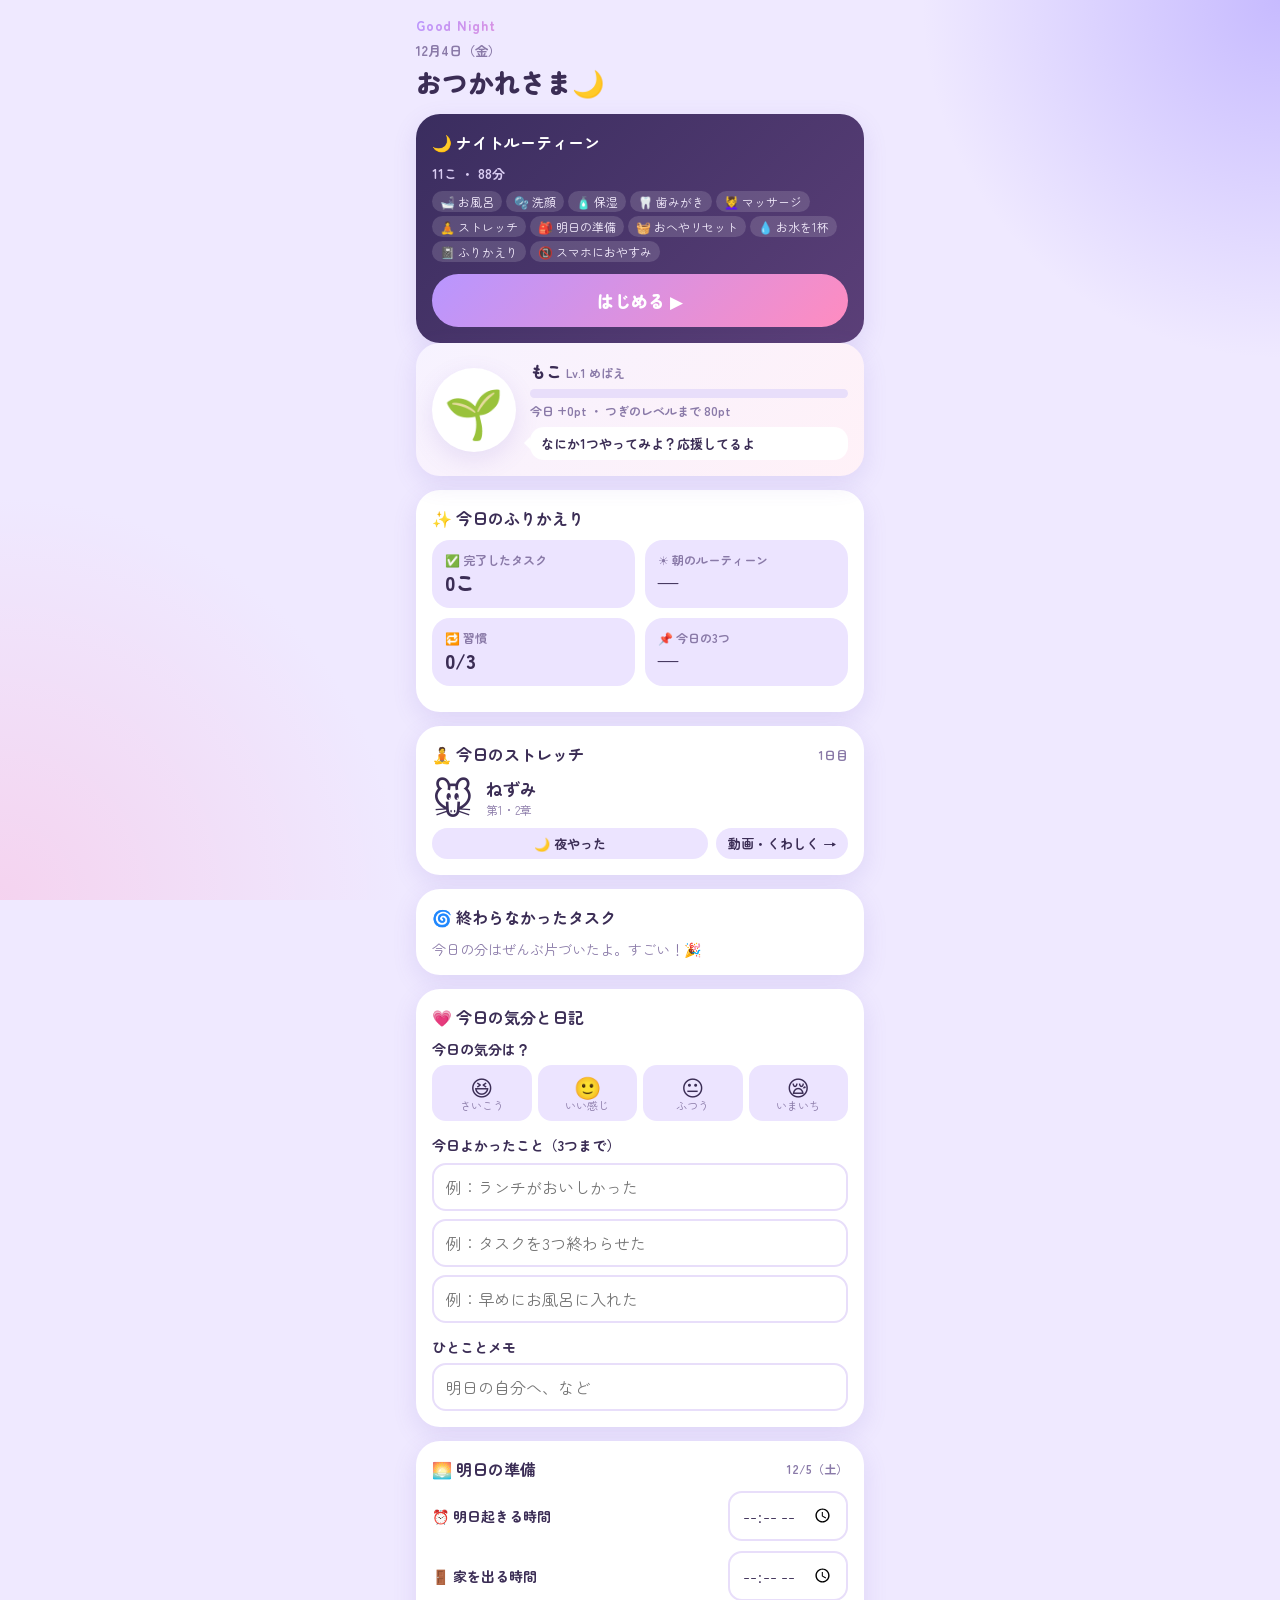
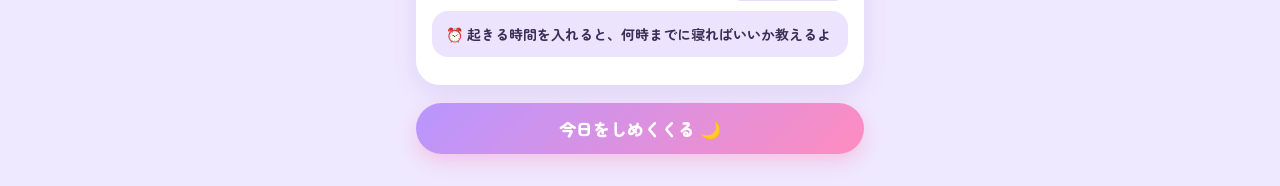
<file: night.html>
<!doctype html>
<html lang="ja">
<head>
<meta charset="utf-8">
<meta name="viewport" content="width=device-width, initial-scale=1, viewport-fit=cover">
<title>夜のふりかえり</title>
<link rel="preconnect" href="https://fonts.googleapis.com">
<link rel="preconnect" href="https://fonts.gstatic.com" crossorigin>
<link href="https://fonts.googleapis.com/css2?family=Zen+Maru+Gothic:wght@500;700;900&display=swap" rel="stylesheet">
<link rel="stylesheet" href="shared.css">
<style>
.donelist{display:flex;flex-wrap:wrap;gap:6px;margin-top:10px}
.donelist span{background:var(--c3);border-radius:999px;padding:5px 11px;font-size:13px;font-weight:700}
.left .acts{display:flex;gap:6px}
.good{display:flex;flex-direction:column;gap:8px;margin-top:8px}
.good input{width:100%}
.fl{font-weight:700;font-size:14px;margin:14px 0 6px;display:block}
.fl:first-of-type{margin-top:0}
.trow{display:flex;align-items:center;gap:10px;margin-bottom:10px}
.trow span{flex:1;font-weight:700;font-size:14px}
.trow input{width:120px}
.bed{background:var(--c1);border-radius:16px;padding:12px 14px;font-weight:700;font-size:14px;line-height:1.6}
.bed b{color:var(--pink);font-size:18px}
.saved{color:var(--ok);font-weight:900;text-align:center;margin-top:8px}
#nroutine{background:linear-gradient(135deg,#3a2d5f,#5b3f78);color:#f6efff}
#nroutine h3{color:#fff}
#nroutine .muted{color:#d9ccf2}
#nroutine .nrbtn{display:block;width:100%;margin-top:12px;padding:14px;border-radius:999px;background:var(--grad);color:#fff;font-weight:900;font-size:17px}
#nroutine .nrsteps{display:flex;flex-wrap:wrap;gap:4px;margin-top:8px}
#nroutine .nrsteps span{background:rgba(255,255,255,.14);border-radius:999px;padding:2px 8px;font-size:12px}
</style>
</head>
<body class="night">
<div class="wrap">
  <header>
    <div><div class="brand">Good Night</div><small id="date"></small><h1 id="greet">おつかれさま🌙</h1></div>
  </header>

  <section class="card mini nr" id="nroutine"></section>
  <section class="card pet" id="pet"></section>

  <section class="card mini">
    <h3>✨ 今日のふりかえり</h3>
    <div class="tiles" id="tiles"></div>
    <div class="donelist" id="donelist"></div>
  </section>

  <section class="card mini" id="dlesson" hidden></section>
  <section class="card mini" id="dstretch"></section>
  <section class="card mini left" id="left"></section>

  <section class="card mini">
    <h3>💗 今日の気分と日記</h3>
    <span class="fl">今日の気分は？</span>
    <div class="seg" id="mood"></div>
    <span class="fl">今日よかったこと（3つまで）</span>
    <div class="good">
      <input class="tin" id="g0" placeholder="例：ランチがおいしかった">
      <input class="tin" id="g1" placeholder="例：タスクを3つ終わらせた">
      <input class="tin" id="g2" placeholder="例：早めにお風呂に入れた">
    </div>
    <span class="fl">ひとことメモ</span>
    <input class="tin" id="memo" style="width:100%" placeholder="明日の自分へ、など">
  </section>

  <section class="card mini">
    <h3>🌅 明日の準備 <small id="tmrLabel" class="muted" style="font-size:12px"></small></h3>
    <div class="trow"><span>⏰ 明日起きる時間</span><input type="time" class="tin" id="wake"></div>
    <div class="trow"><span id="leaveLabel">🚪 家を出る時間</span><input type="time" class="tin" id="leave"></div>
    <div class="bed" id="bed"></div>
    <div id="tmrTasks" style="margin-top:12px"></div>
  </section>

  <button id="save" class="big" style="margin-top:18px">今日をしめくくる 🌙</button>
  <div class="saved" id="saved" hidden>きろくしたよ。おやすみなさい💤</div>
</div>

<div id="toast" class="toast"></div>

<script src="shared.js"></script>
<script src="stretch.js"></script>
<script>
const MOODS = [['😆', 'さいこう'], ['🙂', 'いい感じ'], ['😐', 'ふつう'], ['😪', 'いまいち']];
let mood = null;

// 明日のルーティーン（曜日で決まる）
function tomorrowRoutine() {
  const rs = load('morning:routines', []);
  if (!rs.length) return null;
  const dow = new Date(sod(1)).getDay();
  return rs.find(r => (r.days || []).includes(dow)) || rs[0];
}
const nightRec = () => load('night:records', {})[today()] || {};

function leftTasks() {
  const eod = sod(1), top = getTop3();
  return getTasks().filter(t => !t.done && !doneToday(t.id) && ((t.due && t.due < eod) || top.includes(t.id)));
}
// 明日の同じ時間（時間がないものは明日の終日）
function toTomorrow(t) {
  if (t.due && !t.allDay) { const d = new Date(t.due), n = new Date(sod(1)); n.setHours(d.getHours(), d.getMinutes()); return { due: n.getTime(), allDay: false }; }
  return { due: sod(1), allDay: true };
}

// 🌙 ナイトルーティーン（中身は morning.html?mode=night。ここは入り口）
function renderNightRoutine() {
  const rs = load('night:routines', null), dow = new Date().getDay();
  const r = Array.isArray(rs) && rs.length ? (rs.find(x => (x.days || []).includes(dow)) || rs[0]) : null;
  const steps = r ? r.steps : [['🛁', 'お風呂', 30], ['🫧', '洗顔', 3], ['🧴', '保湿', 5], ['🦷', '歯みがき', 3], ['💆‍♀️', 'マッサージ', 10], ['🧘', 'ストレッチ', 15], ['🎒', '明日の準備', 10], ['🧺', 'おへやリセット', 5], ['💧', 'お水を1杯', 1], ['📓', 'ふりかえり', 5], ['📵', 'スマホにおやすみ', 1]].map(([emoji, title, min]) => ({ emoji, title, min }));
  const tot = steps.reduce((a, x) => a + (+x.min || 0), 0);
  const lg = load('night:rlog', []).find(l => l.date === today());
  $('#nroutine').innerHTML = `<h3>🌙 ナイトルーティーン ${r ? `<small class="muted" style="font-size:12px">${esc(r.emoji || '')} ${esc(r.name || '')}</small>` : ''}</h3>
    <div class="muted" style="font-size:13px;font-weight:700">${steps.length}こ ・ ${tot}分${lg ? ` ・ 今日は ${lg.done}/${lg.total} できた✨` : ''}</div>
    <div class="nrsteps">${steps.map(x => `<span>${esc(x.emoji)} ${esc(x.title)}</span>`).join('')}</div>
    <button class="nrbtn" data-nr="1">${lg ? 'ひらく ▶︎' : 'はじめる ▶︎'}</button>`;
}
document.addEventListener('click', e => { if (e.target.closest('[data-nr]')) location.href = 'morning.html?mode=night'; });
// ナイトルーティーンが終わったら、ふりかえりのところへ
window.addEventListener('load', () => { if (location.hash === '#reflect') setTimeout(() => { const m = $('#mood'); if (m) m.scrollIntoView({ behavior: 'smooth', block: 'center' }); }, 300); });
function render() {
  const d = new Date(), h = d.getHours();
  $('#date').textContent = `${d.getMonth() + 1}月${d.getDate()}日（${WD[d.getDay()]}）`;
  $('#greet').textContent = h < 15 ? '夜の準備をしよう🌙' : 'おつかれさま🌙';
  $('#pet').innerHTML = petHtml();
  renderNightRoutine();
  $('#dstretch').innerHTML = strCardHtml('pm');   // 🧘 今日のストレッチ（stretch.js）

  // ふりかえり
  const tl = getTaskLog().filter(e => dayKey(e.at) === today());
  const mlog = load('morning:log', []).find(l => l.date === today());
  const hs = getHabits(), hc = (getChecks()[today()] || []).filter(id => hs.some(x => x.id === id)).length;
  const top = getTop3(), topDone = top.filter(doneToday).length;
  $('#tiles').innerHTML = [
    ['✅ 完了したタスク', tl.length + 'こ'],
    ['☀️ 朝のルーティーン', mlog ? `${mlog.done}/${mlog.total}` : '—'],
    ['🔁 習慣', `${hc}/${hs.length}`],
    ['📌 今日の3つ', top.length ? `${topDone}/${top.length}` : '—']
  ].map(([l, v]) => `<div class="tile"><small>${l}</small><b>${v}</b></div>`).join('');
  $('#donelist').innerHTML = tl.slice(-12).map(e => `<span>🎉 ${esc(e.title)}</span>`).join('');

  // 💃 今日のレッスンのふりかえり
  const dl = lessonsOn(today()).filter(l => Date.now() > atDay(l.c.end) - 10 * MIN);
  $('#dlesson').hidden = !dl.length;
  $('#dlesson').innerHTML = '<h3>💃 今日のレッスン</h3>' + dl.map(l => `<div class="row"><div class="t">${esc(l.c.name)}<small>${l.c.start}〜${l.c.end} ・ ${l.note.fb && l.note.fb.done ? '✓ ふりかえり済み' : 'どうだった？'}</small></div>
    <button class="pill${l.note.fb && l.note.fb.done ? '' : ' go'}" data-dnote="${l.key}">${l.note.fb && l.note.fb.done ? '見る' : 'ふりかえる'}</button></div>`).join('');

  // 終わらなかったタスク
  const left = leftTasks();
  $('#left').innerHTML = `<h3>🌀 終わらなかったタスク ${left.length > 1 ? '<button class="link" data-act="allmove">ぜんぶ明日へ</button>' : ''}</h3>`
    + (left.length ? left.map(t => `<div class="row"><div class="t">${esc(t.title)}<small>${t.due ? dueText(t) : '今日の3つ'}</small></div>
      <div class="acts"><button class="pill" data-move="${t.id}">明日へ</button><button class="chk" data-done="${t.id}" aria-label="完了"></button></div></div>`).join('')
      : '<p class="muted">今日の分はぜんぶ片づいたよ。すごい！🎉</p>');

  // 気分と日記
  const nr = nightRec();
  if (mood == null && nr.mood != null) mood = nr.mood;
  $('#mood').innerHTML = MOODS.map(([e, l], i) => `<button data-mood="${i}" class="${mood === i ? 'on' : ''}">${e}<small>${l}</small></button>`).join('');
  if (!render.filled) {
    (nr.good || []).forEach((g, i) => { if ($('#g' + i)) $('#g' + i).value = g; });
    $('#memo').value = nr.memo || '';
    const tm = load('night:tomorrow', null);
    $('#wake').value = padT(tm && tm.wake || '');
    const r = tomorrowRoutine();
    $('#leave').value = padT(r && r.leave || '');
    render.filled = true;
  }
  renderTomorrow();
  $('#saved').hidden = !nr.done;
}
function renderTomorrow() {
  const td = new Date(sod(1)), r = tomorrowRoutine();
  $('#tmrLabel').textContent = `${td.getMonth() + 1}/${td.getDate()}（${WD[td.getDay()]}）${r ? '・' + r.name : ''}`;
  $('#leaveLabel').textContent = r ? `🚪 家を出る時間（${r.name}）` : '🚪 家を出る時間';
  const w = $('#wake').value;
  if (w) {
    const bedAt = atDay(w, 1) - 7.5 * 60 * MIN, left = bedAt - Date.now();
    let txt = `🛌 <b>${hm(bedAt)}</b> までに寝ると、7時間半ねむれるよ`;
    if (left > 0) txt += `<br>あと ${durLabel(left)}`;
    else txt += '<br>もう寝る時間をすぎてるよ。早めに休もう💤';
    if (r && $('#leave').value) {
      const total = (r.steps || []).reduce((a, s) => a + s.min, 0), room = minOf($('#leave').value) - minOf(w);
      txt += `<br>☀️ 朝のルーティーンは${total}分。${room >= total ? `起きてから出るまで${room}分あるから、よゆう${room - total}分` : `<span style="color:var(--warn)">起きてから出るまで${room}分しかないよ（${total - room}分たりない）</span>`}`;
    }
    $('#bed').innerHTML = txt;
  } else $('#bed').innerHTML = '⏰ 起きる時間を入れると、何時までに寝ればいいか教えるよ';
  const tt = getTasks().filter(t => !t.done && t.due && t.due >= sod(1) && t.due < sod(2)).sort((a, b) => a.due - b.due);
  const tl = lessonsOn(keyOf(1));
  $('#tmrTasks').innerHTML = (tl.length ? `<span class="fl">💃 明日のレッスン</span>` + tl.map(l => { const pr = lessonPrep(l.c, l.note, l.date); return `<div class="row"><div class="t">${l.c.start} ${esc(l.c.name)}<small>📍 ${esc(l.c.place || '')} ・ ${pr.ok ? '✓ 準備OK' : `準備 ${pr.done}/${pr.total}`}</small></div><button class="pill" data-dnote="${l.key}">準備</button></div>`; }).join('') : '')
    + (tt.length ? `<span class="fl">📋 明日の予定</span>` + tt.map(t => `<div class="row"><div class="t">${taskEmoji(t)} ${esc(t.title)}<small>${t.allDay ? '終日' : hm(t.due)}</small></div></div>`).join('') : '');
}

document.body.addEventListener('click', e => {
  const dn0 = e.target.closest('[data-dnote]');
  if (dn0) { openDance('note=' + dn0.dataset.dnote); return; }
  const m = e.target.closest('[data-mood]');
  if (m) { mood = +m.dataset.mood; render(); }
  const mv = e.target.closest('[data-move]');
  if (mv) { const t = getTasks().find(x => x.id === mv.dataset.move); if (t && taskOp('update', t.id, toTomorrow(t))) toast(`「${t.title}」を明日にしたよ`); }
  const dn = e.target.closest('[data-done]');
  if (dn) taskOp('complete', dn.dataset.done);
  if (e.target.closest('[data-act="allmove"]')) {
    const left = leftTasks(); let n = 0;
    left.forEach(t => { if (taskOp('update', t.id, toTomorrow(t))) n++; });
    if (n) toast(`${n}こ明日に回したよ。明日の自分、がんばれ！`);
  }
});
['wake', 'leave'].forEach(id => $('#' + id).addEventListener('input', renderTomorrow));
$('#dstretch').addEventListener('click', e => {
  const b = e.target.closest('[data-str]');
  if (b) { const r = strMark(today(), b.dataset.str); if (r.first) { confetti(); toast('🧘 ストレッチできた！ +10pt'); } else if (r.entry.am && r.entry.pm) toast('✨ ダブル！ +5pt'); render(); return; }
  if (e.target.closest('[data-strgo]')) openDance('stretch');
});
$('#save').addEventListener('click', () => {
  const all = load('night:records', {});
  const wasDone = all[today()] && all[today()].done;
  all[today()] = { mood, good: [0, 1, 2].map(i => $('#g' + i).value.trim()).filter(Boolean), memo: $('#memo').value.trim(), done: true, at: Date.now() };
  store('night:records', all);
  if ($('#wake').value) store('night:tomorrow', { date: keyOf(1), wake: $('#wake').value });
  const r = tomorrowRoutine();
  if (r) {
    const rs = load('morning:routines', []), x = rs.find(y => y.id === r.id);
    if (x) { x.leave = $('#leave').value || null; store('morning:routines', rs); }
  }
  if (!wasDone) { confetti(); toast('+20pt 🌙 今日もおつかれさま'); } else toast('更新したよ');
  render(); checkLevelUp();
});
bindPet($('#pet'), render);
onDataChange(render);
render();
</script>
</body>
</html>
</file>
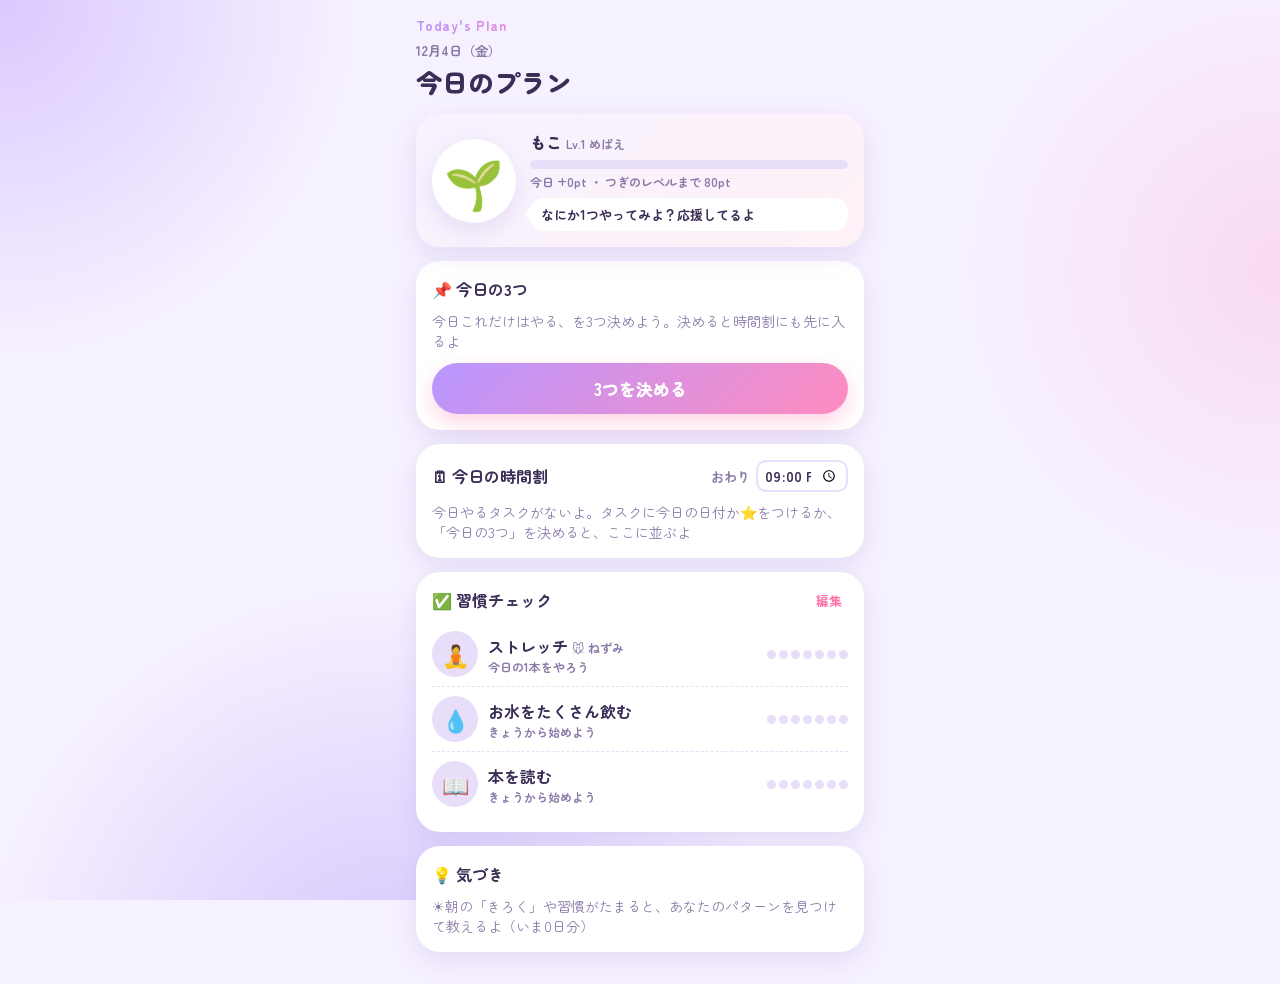
<file: today.html>
<!doctype html>
<html lang="ja">
<head>
<meta charset="utf-8">
<meta name="viewport" content="width=device-width, initial-scale=1, viewport-fit=cover">
<title>今日のプラン</title>
<link rel="preconnect" href="https://fonts.googleapis.com">
<link rel="preconnect" href="https://fonts.gstatic.com" crossorigin>
<link href="https://fonts.googleapis.com/css2?family=Zen+Maru+Gothic:wght@500;700;900&display=swap" rel="stylesheet">
<link rel="stylesheet" href="shared.css">
<style>
/* 時間割 */
.sch{list-style:none;margin:0;padding:0;position:relative}
.sch li{display:flex;gap:10px;align-items:stretch;margin-bottom:8px}
.sch .tm{width:46px;flex:none;text-align:right;font-weight:900;font-size:14px;padding-top:11px;font-variant-numeric:tabular-nums}
.sch .blk{flex:1;min-width:0;border-radius:16px;padding:9px 10px 9px 12px;background:var(--c1);display:flex;align-items:center;gap:8px}
.sch .blk.fixed{background:var(--c2)}
.sch .blk.top{background:var(--c0)}
.sch .blk.lesson{background:var(--c3)}
.lessonrow{display:flex;align-items:center;gap:10px;padding:9px 0;border-bottom:1px dashed var(--line);cursor:pointer}
.lessonrow:last-child{border:0}
.lessonrow .tt{width:50px;flex:none;font-weight:900;font-size:14px}
.lessonrow .t{flex:1;min-width:0;font-weight:700}
.lessonrow .t small{display:block;color:var(--sub);font-size:12px}
.lessonrow .st{flex:none;border-radius:999px;padding:4px 10px;font-size:12px;font-weight:900;background:var(--c1)}
.lessonrow .st.ok{background:var(--c3);color:var(--ok)}
.sch .blk.brk{background:transparent;border:2px dashed var(--line);color:var(--sub);font-weight:700;font-size:13px;padding:6px 12px}
.sch .blk.now{box-shadow:0 0 0 2.5px var(--pink)}
.sch .blk .e{font-size:20px}
.sch .blk .t{flex:1;min-width:0;font-weight:700;font-size:14px;overflow:hidden;text-overflow:ellipsis;white-space:nowrap}
.sch .blk .t small{display:block;color:var(--sub);font-size:11px}
.est{background:var(--surface);border-radius:999px;padding:4px 9px;font-size:12px;font-weight:700;flex:none}
.ok{width:30px;height:30px;flex:none;border-radius:50%;background:var(--surface);font-weight:900;color:var(--ok)}
.endset{display:flex;align-items:center;gap:6px;font-size:13px;color:var(--sub);font-weight:700}
.endset input{border:2px solid var(--line);border-radius:10px;padding:3px 6px;background:transparent;font-size:14px;width:92px}
.over{margin-top:8px;background:var(--c4);border-radius:14px;padding:9px 12px;font-size:13px}
.sumline{font-size:13px;color:var(--sub);font-weight:700;margin:-4px 0 10px}

/* 習慣 */
.hab{display:flex;align-items:center;gap:10px;padding:9px 0;border-bottom:1px dashed var(--line)}
.hab:last-child{border:0}
.hab .hb{width:46px;height:46px;flex:none;border-radius:50%;background:var(--line);font-size:22px;display:grid;place-items:center;transition:transform .12s}
.hab.on .hb{background:var(--grad)}
.hab .hb:active{transform:scale(.9)}
.hab .t{flex:1;min-width:0;font-weight:700}
.hab .t small{display:block;color:var(--sub);font-size:12px}
.dots{display:flex;gap:3px}
.dots i{width:9px;height:9px;border-radius:50%;background:var(--line)}
.dots i.on{background:var(--pink)}

/* 気づき */
.ins{background:var(--c1);border-radius:14px;padding:10px 12px;font-size:14px;font-weight:700;margin-bottom:8px;line-height:1.5}
.ins:last-child{margin-bottom:0}

/* 3つ選ぶシート */
.pick{display:flex;align-items:center;gap:10px;width:100%;text-align:left;padding:11px 12px;border-radius:14px;background:var(--c1);margin-bottom:8px}
.pick.on{background:var(--grad);color:#fff}
.pick .t{flex:1;min-width:0;font-weight:700}
.pick .t small{display:block;font-size:12px;opacity:.75}
.pick .n{width:26px;height:26px;border-radius:50%;background:var(--surface);color:var(--pink);font-weight:900;display:grid;place-items:center;flex:none}
.habedit{display:flex;gap:8px;align-items:center;padding:8px 0;border-bottom:1px dashed var(--line)}
.habedit span{flex:1;font-weight:700}
.habedit button{color:var(--warn);font-weight:700;padding:6px}
.addrow{display:flex;gap:8px;margin-top:12px}
.addrow .e{width:56px;text-align:center}
.addrow .n{flex:1}
.win{text-align:center;font-weight:900;font-size:16px;margin-top:8px;color:var(--pink)}
</style>
</head>
<body>
<div class="wrap">
  <header>
    <div><div class="brand">Today's Plan</div><small id="date"></small><h1>今日のプラン</h1></div>
  </header>

  <section class="card pet" id="pet"></section>
  <section class="card mini" id="lessons" hidden></section>
  <section class="card mini" id="top3"></section>
  <section class="card mini">
    <h3>🗓 今日の時間割 <span class="endset">おわり <input type="time" id="dayEnd"></span></h3>
    <div id="sched"></div>
  </section>
  <section class="card mini" id="habits"></section>
  <section class="card mini" id="insight"></section>
</div>

<div id="pickSheet" class="sheet-wrap" hidden>
  <div class="sheet">
    <h3>📌 今日の3つ</h3>
    <p class="muted">「今日これだけはやる」を3つまで選んでね。選ぶと⭐がついて、タスクの先頭に来るよ</p>
    <div id="pickList"></div>
    <button id="pickSave" class="big" style="margin-top:10px">これでいく！</button>
  </div>
</div>

<div id="habSheet" class="sheet-wrap" hidden>
  <div class="sheet">
    <h3>✅ 習慣の編集</h3>
    <div id="habList"></div>
    <div class="addrow">
      <input id="habEmoji" class="tin e" maxlength="8" placeholder="✨">
      <input id="habName" class="tin n" placeholder="例：日記を書く" enterkeyhint="done">
      <button id="habAdd" class="pill go">追加</button>
    </div>
    <button id="habClose" class="big" style="margin-top:16px">とじる</button>
  </div>
</div>

<div id="toast" class="toast"></div>

<script src="shared.js"></script>
<script src="stretch.js"></script>
<script>
const RANK = ['🥇', '🥈', '🥉'];

// ---------- 今日の3つ ----------
function renderTop3() {
  const ids = getTop3(), tasks = getTasks();
  const items = ids.map(id => tasks.find(t => t.id === id)).filter(Boolean);
  if (!items.length) {
    $('#top3').innerHTML = `<h3>📌 今日の3つ</h3><p class="muted">今日これだけはやる、を3つ決めよう。決めると時間割にも先に入るよ</p>
      <button class="big" data-act="pick" style="margin-top:12px">3つを決める</button>`;
    return;
  }
  const done = items.filter(t => doneToday(t.id)).length;
  $('#top3').innerHTML = `<h3>📌 今日の3つ <button class="link" data-act="pick">選びなおす</button></h3>`
    + items.map((t, i) => `<div class="row${doneToday(t.id) ? ' done' : ''}"><span class="rank">${RANK[i]}</span>
      <div class="t">${esc(t.title)}${t.due ? `<small>${dueText(t)}</small>` : ''}</div>
      <button class="chk" data-done="${t.id}" aria-label="完了">${doneToday(t.id) ? '✓' : ''}</button></div>`).join('')
    + (done === items.length ? '<div class="win">🎉 今日の3つ、ぜんぶできた！ +30pt</div>' : '');
  if (done === items.length) {
    const d = load('plan:top3done', {});
    if (!d[today()]) { d[today()] = true; store('plan:top3done', d); confetti(); }
  }
}
let picking = [];
function openPick() {
  picking = getTop3().filter(id => getTasks().some(t => t.id === id && !t.done));
  renderPick(); $('#pickSheet').hidden = false;
}
function pickCandidates() {
  const eod = sod(1);
  const score = t => (t.due && t.due < eod ? 0 : t.star ? 1 : t.due ? 2 : 3);
  return getTasks().filter(t => !t.done).sort((a, b) => score(a) - score(b) || (a.due || 9e15) - (b.due || 9e15));
}
function renderPick() {
  const c = pickCandidates();
  $('#pickList').innerHTML = c.length ? c.map(t => {
    const n = picking.indexOf(t.id);
    return `<button class="pick${n >= 0 ? ' on' : ''}" data-id="${t.id}"><span>${taskEmoji(t)}</span>
      <div class="t">${esc(t.title)}${t.due ? `<small>${dueText(t)}</small>` : ''}</div>${n >= 0 ? `<span class="n">${n + 1}</span>` : ''}</button>`;
  }).join('') : '<p class="muted">まだタスクがないよ。📋タスクで追加してね</p>';
}
$('#pickList').addEventListener('click', e => {
  const b = e.target.closest('.pick'); if (!b) return;
  const id = b.dataset.id, i = picking.indexOf(id);
  if (i >= 0) picking.splice(i, 1);
  else if (picking.length >= 3) { toast('3つまでだよ'); return; }
  else picking.push(id);
  renderPick();
});
$('#pickSave').addEventListener('click', () => {
  setTop3(picking);
  picking.forEach(id => { const t = getTasks().find(x => x.id === id); if (t && !t.star) taskOp('update', id, { star: true }); });
  $('#pickSheet').hidden = true;
  if (picking.length) toast('今日の3つ、決まり！がんばろ💪');
  renderAll();
});

// ---------- 時間割 ----------
const EST_CHOICES = [15, 30, 45, 60, 90, 120];
const dayEnd = () => load('plan:dayEnd', '21:00');
function buildSchedule() {
  const now = Date.now(), eod = sod(1);
  const start = Math.ceil(now / (5 * MIN)) * 5 * MIN;
  let end = atDay(dayEnd());
  const top = getTop3();
  const open = getTasks().filter(t => !t.done && !doneToday(t.id));
  const busy = [], items = [];
  // 時間が決まっている今日のタスク（これからのもの）
  open.filter(t => t.due && !t.allDay && t.due >= start && t.due < eod).forEach(t => {
    const len = (t.est || 30) * MIN;
    busy.push({ s: t.due, e: t.due + len });
    items.push({ kind: 'fixed', t, s: t.due, e: t.due + len });
  });
  // 💃 今日のレッスン（と、その前の移動）
  lessonsOn(today()).forEach(l => {
    const s = atDay(l.c.start), e = atDay(l.c.end);
    if (e <= start) return;
    busy.push({ s, e }); items.push({ kind: 'lesson', l, s, e });
    if (l.c.travel) { const ms = s - l.c.travel * MIN; busy.push({ s: ms, e: s }); if (s > start) items.push({ kind: 'move', l, s: ms, e: s }); }
  });
  // 空いている時間に入れるもの：今日の3つ → 期限切れ・今日 → ⭐
  const rank = t => { const i = top.indexOf(t.id); return i >= 0 ? i : t.due && t.due < eod ? 10 : t.star ? 20 : 99; };
  const flex = open.filter(t => !(t.due && !t.allDay && t.due >= start && t.due < eod) && rank(t) < 99)
    .sort((a, b) => rank(a) - rank(b) || (a.due || 9e15) - (b.due || 9e15));
  const over = [];
  let work = 0;
  const clash = (s, e) => busy.find(b => s < b.e && e > b.s);
  for (const t of flex) {
    const len = (t.est || 30) * MIN;
    let s = start, c;
    while ((c = clash(s, s + len))) s = c.e;
    if (s + len > end) { over.push(t); continue; }
    busy.push({ s, e: s + len });
    items.push({ kind: top.includes(t.id) ? 'top' : 'flex', t, s, e: s + len });
    work += len;
    if (work >= 90 * MIN) {   // 90分ごとにひと休み
      const bs = s + len;
      if (!clash(bs, bs + 10 * MIN) && bs + 10 * MIN <= end) { busy.push({ s: bs, e: bs + 10 * MIN }); items.push({ kind: 'break', s: bs, e: bs + 10 * MIN }); }
      work = 0;
    }
  }
  items.sort((a, b) => a.s - b.s);
  // 最後のひと休みは不要
  while (items.length && items[items.length - 1].kind === 'break') items.pop();
  return { items, over, start, end };
}
function renderSchedule() {
  $('#dayEnd').value = dayEnd();
  const { items, over, start, end } = buildSchedule();
  if (end <= start) { $('#sched').innerHTML = '<p class="muted">今日はもう「おわり」の時間をすぎたよ。ゆっくりしてね🌙</p>'; return; }
  if (!items.length && !over.length) {
    $('#sched').innerHTML = '<p class="muted">今日やるタスクがないよ。タスクに今日の日付か⭐をつけるか、「今日の3つ」を決めると、ここに並ぶよ</p>';
    return;
  }
  const workMs = items.filter(i => i.kind !== 'break').reduce((a, i) => a + i.e - i.s, 0);
  const now = Date.now(), top = getTop3();
  $('#sched').innerHTML = `<p class="sumline">${hm(start)}〜${hm(end)} の ${durLabel(end - start)}に ${durLabel(workMs)} ぶん入れたよ</p><ul class="sch">`
    + items.map(it => {
      if (it.kind === 'break') return `<li><div class="tm">${hm(it.s)}</div><div class="blk brk">☕ ひと休み 10分</div></li>`;
      if (it.kind === 'move') return `<li><div class="tm">${hm(it.s)}</div><div class="blk brk">🚃 移動 ${it.l.c.travel}分${it.l.c.place ? '（' + esc(it.l.c.place) + 'へ）' : ''}</div></li>`;
      if (it.kind === 'lesson') {
        const pr = lessonPrep(it.l.c, it.l.note, it.l.date), isNowL = now >= it.s && now < it.e;
        return `<li><div class="tm">${hm(it.s)}</div><div class="blk lesson${isNowL ? ' now' : ''}"><span class="e">💃</span>
          <div class="t">${esc(it.l.c.name)}<small>〜${hm(it.e)} ・ ${pr.ok ? '準備OK' : `準備 ${pr.done}/${pr.total}`}</small></div>
          <button class="est" data-lesson="${it.l.key}">ノート</button></div></li>`;
      }
      const t = it.t, i = top.indexOf(t.id);
      const isNow = now >= it.s && now < it.e;
      return `<li><div class="tm">${hm(it.s)}</div><div class="blk ${it.kind}${isNow ? ' now' : ''}">
        <span class="e">${i >= 0 ? RANK[i] : it.kind === 'fixed' ? '⏰' : taskEmoji(t)}</span>
        <div class="t">${esc(t.title)}<small>〜${hm(it.e)}${it.kind === 'fixed' ? ' ・ 時間指定' : ''}${isNow ? ' ・ いまここ' : ''}</small></div>
        <button class="est" data-est="${t.id}">${t.est || 30}分</button>
        <button class="ok" data-done="${t.id}" aria-label="完了">✓</button></div></li>`;
    }).join('') + '</ul>'
    + (over.length ? `<div class="over">⏳ 入りきらなかった：${over.map(t => esc(t.title)).join('、')}<br><small>時間を短くするか、🌙夜の画面で明日に回そう</small></div>` : '')
    + '<p class="muted" style="font-size:12px;margin-top:8px">「30分」をタップすると、かかる時間を変えられるよ</p>';
}
$('#dayEnd').addEventListener('change', e => { if (e.target.value) { store('plan:dayEnd', e.target.value); renderSchedule(); } });

// ---------- 習慣 ----------
function renderHabits() {
  // 「ストレッチ」という名前の習慣は、下の 🧘 ストレッチ（プログラム）と重なるので出さない（記録は残る）
  const hs = getHabits().filter(h => h.name.trim() !== 'ストレッチ'), ch = getChecks(), todays = ch[today()] || [];
  $('#habits').innerHTML = `<h3>✅ 習慣チェック <button class="link" data-act="habedit">編集</button></h3>`
    + strHabitRow()
    + (hs.length ? hs.map(h => {
      const on = todays.includes(h.id), st = habitStreak(h.id, ch);
      let dots = '';
      for (let i = 6; i >= 0; i--) dots += `<i class="${(ch[keyOf(-i)] || []).includes(h.id) ? 'on' : ''}"></i>`;
      return `<div class="hab${on ? ' on' : ''}"><button class="hb" data-hab="${h.id}">${on ? '✓' : esc(h.emoji)}</button>
        <div class="t">${esc(h.name)}<small>${st ? `🔥 ${st}日つづいてる` : 'きょうから始めよう'}</small></div><div class="dots">${dots}</div></div>`;
    }).join('') : '<p class="muted">「編集」から習慣を追加してね</p>');
}
// 🧘 ストレッチ（stretch.js）も習慣の1行として出す。タップで朝（15時まで）／夜にやったことにする
function strHabitRow() {
  const s = strLoad(), d = strDay(today(), s), e = d.entry, on = strDone(e);
  let dots = '', st = 0;
  for (let i = 6; i >= 0; i--) dots += `<i class="${strDone(s.log[keyOf(-i)]) ? 'on' : ''}"></i>`;
  for (let i = on ? 0 : 1; strDone(s.log[keyOf(-i)]); i++) st++;
  const label = d.finished ? '1周おわり🎉' : `${d.menu.e} ${esc(d.menu.n)}${e.am && e.pm ? ' ・ ✨ダブル' : ''}`;
  return `<div class="hab${on ? ' on' : ''}"><button class="hb" data-strhab="1">${on ? '✓' : '🧘'}</button>
    <div class="t">ストレッチ <small style="display:inline">${label}</small><small>${e.rest ? '💤 今日はおやすみ' : st ? `🔥 ${st}日つづいてる` : '今日の1本をやろう'}</small></div><div class="dots">${dots}</div></div>`;
}
function toggleHabit(id) {
  const ch = getChecks(), list = ch[today()] || [];
  const on = list.includes(id);
  ch[today()] = on ? list.filter(x => x !== id) : list.concat(id);
  store('habits:checks', ch);
  if (!on) { try { navigator.vibrate && navigator.vibrate(20); } catch (e) {} toast('+5pt ✨'); }
  renderAll();
}
function renderHabEdit() {
  $('#habList').innerHTML = getHabits().map(h => `<div class="habedit"><span>${esc(h.emoji)} ${esc(h.name)}</span><button data-del="${h.id}">削除</button></div>`).join('')
    || '<p class="muted">まだないよ</p>';
}
$('#habList').addEventListener('click', e => {
  const id = e.target.dataset.del; if (!id) return;
  store('habits:list', getHabits().filter(h => h.id !== id)); renderHabEdit(); renderAll();
});
$('#habAdd').addEventListener('click', () => {
  const name = $('#habName').value.trim(); if (!name) { toast('習慣の名前を書いてね'); return; }
  const hs = getHabits(); hs.push({ id: uid(), emoji: $('#habEmoji').value.trim() || '✨', name }); store('habits:list', hs);
  $('#habName').value = ''; $('#habEmoji').value = ''; renderHabEdit(); renderAll();
});
$('#habName').addEventListener('keydown', e => { if (e.key === 'Enter' && !e.isComposing) $('#habAdd').click(); });
$('#habClose').addEventListener('click', () => { $('#habSheet').hidden = true; });

// ---------- 気づき ----------
function insights() {
  const recs = load('morning:records', {}), out = [];
  const keys = Object.keys(recs).sort();
  const moodOf = k => { const r = recs[k]; if (r && r.mood != null) return r.mood; const n = load('night:records', {})[k]; return n && n.mood != null ? n.mood : null; };
  // 1) ねむりと気分（気分は 0=さいこう 〜 3=いまいち）
  const pairs = keys.map(k => ({ s: sleepH(recs[k]), m: moodOf(k) })).filter(p => p.s != null && p.m != null);
  const hi = pairs.filter(p => p.s >= 7), lo = pairs.filter(p => p.s < 7);
  if (hi.length >= 2 && lo.length >= 2) {
    const d = avg(lo.map(p => p.m)) - avg(hi.map(p => p.m));
    if (d >= .5) out.push('😴 7時間以上ねむれた日は、気分がいい日が多いよ。ねむりが元気のもとみたい');
    else if (d <= -.5) out.push('😴 ねむりが短い日のほうが気分がいいみたい。めずらしいタイプかも？');
  }
  // 2) 曜日ごとの起きる時間
  const byDow = {}, all = [];
  keys.forEach(k => { const r = recs[k]; if (!r.wake) return; const [y, m, d] = k.split('-').map(Number); const w = new Date(y, m - 1, d).getDay(); (byDow[w] = byDow[w] || []).push(minOf(r.wake)); all.push(minOf(r.wake)); });
  if (all.length >= 5) {
    const base = avg(all); let best = null;
    Object.keys(byDow).forEach(w => { if (byDow[w].length >= 2) { const d = avg(byDow[w]) - base; if (!best || Math.abs(d) > Math.abs(best.d)) best = { w, d }; } });
    if (best && Math.abs(best.d) >= 20) out.push(`⏰ ${WD[best.w]}曜日は、起きるのがいつもより平均${Math.round(Math.abs(best.d))}分${best.d > 0 ? 'おそい' : '早い'}よ`);
  }
  // 3) 朝のルーティーンとタスク
  const mdays = new Set(load('morning:log', []).map(l => l.date));
  const perDay = {}; getTaskLog().forEach(e => { const k = dayKey(e.at); perDay[k] = (perDay[k] || 0) + 1; });
  const withR = [], without = [];
  for (let i = 1; i <= 30; i++) { const k = keyOf(-i); if (!perDay[k] && !mdays.has(k)) continue; (mdays.has(k) ? withR : without).push(perDay[k] || 0); }
  if (withR.length >= 2 && without.length >= 2) {
    const d = avg(withR) - avg(without);
    if (d >= .8) out.push(`☀️ 朝のルーティーンをやった日は、タスクを平均${d.toFixed(1)}こ多くこなしてるよ！`);
  }
  // 4) 習慣と気分
  const ch = getChecks();
  getHabits().forEach(h => {
    const a = [], b = [];
    keys.forEach(k => { const m = moodOf(k); if (m == null) return; ((ch[k] || []).includes(h.id) ? a : b).push(m); });
    if (a.length >= 3 && b.length >= 3 && avg(b) - avg(a) >= .6) out.push(`${h.emoji} 「${h.name}」をした日は、気分がいいみたい`);
  });
  // 5) 寝る時間のうつりかわり
  const bedOf = k => { const r = recs[k]; if (!r || !r.bed) return null; const m = minOf(r.bed); return m < 12 * 60 ? m + 1440 : m; };
  const recent = [], before = [];
  for (let i = 0; i < 7; i++) { const x = bedOf(keyOf(-i)); if (x != null) recent.push(x); const y = bedOf(keyOf(-i - 7)); if (y != null) before.push(y); }
  if (recent.length >= 3 && before.length >= 3) {
    const d = avg(recent) - avg(before);
    if (d >= 20) out.push(`🛌 最近、寝る時間が${Math.round(d)}分おそくなってるよ。今夜は少し早めに？`);
    else if (d <= -20) out.push(`🛌 最近、寝る時間が${Math.round(-d)}分早くなってるよ。いいね！`);
  }
  // 6) ねむりが短め
  const ss = keys.slice(-7).map(k => sleepH(recs[k])).filter(x => x != null);
  if (ss.length >= 3 && avg(ss) < 6.5) out.push(`💤 この1週間のねむりは平均${avg(ss).toFixed(1)}時間。もう少し寝られるといいね`);
  return { list: out.slice(0, 4), days: keys.length };
}
function renderInsight() {
  const { list, days } = insights();
  $('#insight').innerHTML = '<h3>💡 気づき</h3>' + (list.length ? list.map(x => `<div class="ins">${x}</div>`).join('')
    : `<p class="muted">☀️朝の「きろく」や習慣がたまると、あなたのパターンを見つけて教えるよ（いま${days}日分）</p>`);
}

// ---------- 全体 ----------
// ---------- 💃 今日のレッスン ----------
function renderLessons() {
  const ls = lessonsOn(today());
  $('#lessons').hidden = !ls.length;
  if (!ls.length) return;
  $('#lessons').innerHTML = '<h3>💃 今日のレッスン</h3>' + ls.map(l => {
    const pr = lessonPrep(l.c, l.note, l.date);
    return `<div class="lessonrow" data-lesson="${l.key}"><span class="tt">${l.c.start}</span>
      <div class="t">${esc(l.c.name)}<small>📍 ${esc(l.c.place || '')}${l.c.travel ? ` ・ 🚃 ${hm(atDay(l.c.start) - l.c.travel * MIN)}に出発` : ''}</small></div>
      <span class="st${pr.ok ? ' ok' : ''}">${pr.ok ? '準備OK' : `準備 ${pr.done}/${pr.total}`}</span></div>`;
  }).join('');
}
function renderAll() {
  if (sorting) return;   // 長押しで並べかえている最中は描き直さない
  const d = new Date();
  $('#date').textContent = `${d.getMonth() + 1}月${d.getDate()}日（${WD[d.getDay()]}）`;
  $('#pet').innerHTML = petHtml();
  renderLessons(); renderTop3(); renderSchedule(); renderHabits(); renderInsight();
  checkLevelUp();
}
document.body.addEventListener('click', e => {
  const ls = e.target.closest('[data-lesson]');
  if (ls) { openDance('note=' + ls.dataset.lesson); return; }
  const a = e.target.closest('[data-act]'), act = a && a.dataset.act;
  if (act === 'pick') openPick();
  if (act === 'habedit') { renderHabEdit(); $('#habSheet').hidden = false; }
  const done = e.target.closest('[data-done]');
  if (done) { if (!doneToday(done.dataset.done)) taskOp('complete', done.dataset.done); }
  const est = e.target.closest('[data-est]');
  if (est) {
    const t = getTasks().find(x => x.id === est.dataset.est); if (!t) return;
    const cur = EST_CHOICES.indexOf(t.est || 30), nx = EST_CHOICES[(cur + 1) % EST_CHOICES.length];
    if (taskOp('update', t.id, { est: nx })) est.textContent = nx + '分';
  }
  const hb = e.target.closest('[data-hab]');
  if (hb) toggleHabit(hb.dataset.hab);
  if (e.target.closest('[data-strhab]')) {
    const d = strDay(today()), e2 = d.entry;
    if (d.finished) { openDance('stretch'); return; }
    // まだなら今の時間帯（15時まで朝）にやったことにする。やってあれば、その印を外す
    const slot = strDone(e2) ? (e2.am ? 'am' : e2.pm ? 'pm' : 'mini') : new Date().getHours() < 15 ? 'am' : 'pm';
    const r = strMark(today(), slot);
    if (r.first) { try { navigator.vibrate && navigator.vibrate(20); } catch (er) {} toast('🧘 +10pt ✨'); }
    renderAll();
  }
  if (e.target.closest('.hab .t') && e.target.closest('.hab').querySelector('[data-strhab]')) openDance('stretch');
});
document.querySelectorAll('.sheet-wrap').forEach(w => w.addEventListener('click', e => { if (e.target === w) w.hidden = true; }));
bindPet($('#pet'), renderAll);
window.addEventListener('message', e => {
  if (e.origin === location.origin && e.data && e.data.type === 'action' && e.data.action === 'pick3') openPick();
});
// 長押しでつかんで並べかえ（今日の3つ・習慣）
sortable($('#top3'), '.row', 'y', (from, to) => {
  const tasks = getTasks(), all = getTop3();
  const shown = all.filter(id => tasks.some(t => t.id === id));
  moveItem(shown, from, to);
  setTop3(shown.concat(all.filter(id => !shown.includes(id))));
  renderAll(); toast('順番を変えたよ（上から時間割に入るよ）');
});
sortable($('#habits'), '.hab', 'y', (from, to) => {
  const hs = getHabits(), h = moveItem(hs, from, to);
  store('habits:list', hs); renderAll(); toast(`${h.emoji} 「${h.name}」の場所を変えたよ`);
});
onDataChange(renderAll);
renderAll();
if (location.hash === '#pick3') openPick();
</script>
</body>
</html>
</file>
<file: shared.css>
/* today.html と night.html で共通の見た目（morning.html と同じ色・形） */
:root{
  --bg:#f6f1ff; --surface:#ffffff; --ink:#3b2d55; --sub:#8a7aa8; --line:#e8defa;
  --accent:#a98bff; --pink:#ff6fa8; --warn:#ff7a90; --ok:#3bb88a; --star:#ffb020;
  --grad:linear-gradient(135deg,#b896ff 0%,#ff8cc0 100%);
  --c0:#ffe3ef; --c1:#ece4ff; --c2:#ffe9dc; --c3:#dff6ec; --c4:#fff4cf;
  --shadow:0 8px 24px rgba(120,90,200,.14);
  --blob1:rgba(196,168,255,.55); --blob2:rgba(165,135,250,.40); --blob3:rgba(255,180,220,.38);
}
@media (prefers-color-scheme:dark){
  :root{
    --bg:#1b1528; --surface:#2a2136; --ink:#f1eaff; --sub:#b3a5cf; --line:#3b2f4d; --ok:#6fd6ae;
    --c0:#4a2a3d; --c1:#382c55; --c2:#4a3328; --c3:#24443a; --c4:#4a4226;
    --shadow:0 8px 24px rgba(0,0,0,.35);
    --blob1:rgba(120,90,200,.35); --blob2:rgba(90,70,170,.30); --blob3:rgba(200,90,150,.22);
  }
}
*{box-sizing:border-box;-webkit-tap-highlight-color:transparent}
html,body{margin:0}
body{
  font-family:'Zen Maru Gothic',system-ui,sans-serif; color:var(--ink); background:var(--bg);
  background-image:
    radial-gradient(40vmax 40vmax at 0% 0%,var(--blob1),transparent 70%),
    radial-gradient(35vmax 35vmax at 100% 30%,var(--blob3),transparent 70%),
    radial-gradient(45vmax 45vmax at 30% 110%,var(--blob2),transparent 70%);
  background-attachment:fixed; min-height:100vh;
}
body.night{
  --bg:#efe9ff;
  background-image:
    radial-gradient(40vmax 40vmax at 100% 0%,rgba(150,130,255,.45),transparent 70%),
    radial-gradient(45vmax 45vmax at 0% 100%,rgba(255,170,210,.35),transparent 70%);
}
@media (prefers-color-scheme:dark){ body.night{--bg:#171226} }
button{font:inherit;color:inherit;border:0;background:none;cursor:pointer}
input,textarea{font:inherit;color:var(--ink)}
[hidden]{display:none!important}
.wrap{max-width:480px;margin:0 auto;padding:calc(16px + env(safe-area-inset-top)) 16px calc(32px + env(safe-area-inset-bottom))}

header{display:flex;justify-content:space-between;align-items:center;margin-bottom:14px}
.brand{font-weight:900;font-size:13px;letter-spacing:.06em;background:var(--grad);-webkit-background-clip:text;background-clip:text;color:transparent;margin-bottom:2px}
header small{color:var(--sub);font-weight:700}
header h1{margin:2px 0 0;font-size:26px;font-weight:900}

.card{background:var(--surface);border-radius:24px;box-shadow:var(--shadow);padding:16px}
.mini{margin-top:14px}
.mini h3{margin:0 0 10px;font-size:16px;display:flex;justify-content:space-between;align-items:center;gap:8px}
.link{font-size:13px;color:var(--pink);font-weight:700;flex:none}
.muted{color:var(--sub);font-size:14px;margin:0}
.big{background:var(--grad);color:#fff;font-weight:900;font-size:17px;border-radius:999px;padding:13px 24px;width:100%;box-shadow:0 8px 20px rgba(255,111,168,.3);transition:transform .12s}
.big:active{transform:scale(.96)}
.pill{background:var(--c1);border-radius:999px;padding:6px 12px;font-size:13px;font-weight:700;flex:none}
.pill.go{background:var(--grad);color:#fff}
.tin{border:2px solid var(--line);border-radius:14px;padding:10px 12px;background:transparent;font-size:16px;outline:none;min-width:0}
.tin:focus{border-color:var(--accent)}

/* キャラ */
.pet{display:flex;gap:14px;align-items:center;position:relative;overflow:hidden}
.pet::before{content:"";position:absolute;inset:0;background:var(--grad);opacity:.12}
.pet > *{position:relative}
.pet-face{width:84px;height:84px;flex:none;border-radius:50%;background:var(--surface);display:grid;place-items:center;font-size:48px;box-shadow:var(--shadow)}
.pet-body{flex:1;min-width:0}
.pet-name{font-weight:900;font-size:16px}
.pet-name small{color:var(--sub);font-weight:700;font-size:12px;margin-left:4px}
.pet-bar{height:9px;background:var(--line);border-radius:999px;overflow:hidden;margin:6px 0 4px}
.pet-bar i{display:block;height:100%;background:var(--grad);border-radius:999px}
.pet-xp{font-size:12px;color:var(--sub);font-weight:700}
.bubble{margin-top:8px;background:var(--surface);border-radius:14px;padding:7px 11px;font-size:13px;font-weight:700;position:relative}
.bubble::before{content:"";position:absolute;left:-6px;top:10px;border:6px solid transparent;border-right-color:var(--surface);border-left:0}

/* 行 */
.row{display:flex;align-items:center;gap:10px;padding:10px 0;border-bottom:1px dashed var(--line)}
.row:last-child{border-bottom:0}
.row .t{flex:1;min-width:0;font-weight:700;font-size:15px;overflow:hidden;text-overflow:ellipsis}
.row .t small{display:block;color:var(--sub);font-size:12px;font-weight:700}
.row.done .t{text-decoration:line-through;color:var(--sub)}
.chk{width:34px;height:34px;flex:none;border-radius:50%;border:2.5px solid var(--accent);display:grid;place-items:center;font-weight:900;color:#fff}
.row.done .chk{background:var(--ok);border-color:var(--ok)}
.rank{font-size:22px;flex:none}

/* タイル */
.tiles{display:grid;grid-template-columns:1fr 1fr;gap:10px}
.tile{background:var(--c1);border-radius:18px;padding:11px 13px}
.tile small{color:var(--sub);font-weight:700;font-size:12px;display:block}
.tile b{font-size:20px;font-weight:900}

/* 4段階えらび */
.seg{display:flex;gap:6px}
.seg button{flex:1;padding:8px 0;border-radius:14px;background:var(--c1);font-size:22px;line-height:1.2}
.seg button small{display:block;font-size:11px;color:var(--sub)}
.seg button.on{background:var(--grad)} .seg button.on small{color:#fff}

/* シート */
.sheet-wrap{position:fixed;inset:0;z-index:30;background:rgba(40,20,70,.35);display:flex;align-items:flex-end;justify-content:center}
.sheet{background:var(--surface);width:100%;max-width:480px;max-height:88vh;overflow-y:auto;border-radius:26px 26px 0 0;padding:20px 18px calc(22px + env(safe-area-inset-bottom));animation:up .22s ease}
@keyframes up{from{transform:translateY(40px);opacity:0}}
.sheet h3{margin:0 0 6px;text-align:center}
.sheet .muted{text-align:center;margin-bottom:12px}

.toast{position:fixed;left:50%;bottom:calc(24px + env(safe-area-inset-bottom));transform:translateX(-50%);background:var(--ink);color:var(--bg);padding:10px 18px;border-radius:999px;font-size:14px;font-weight:700;z-index:50;opacity:0;transition:opacity .2s;pointer-events:none;max-width:90vw;text-align:center}
.toast.show{opacity:1}
.conf{position:fixed;top:-20px;width:10px;height:14px;border-radius:3px;z-index:60;pointer-events:none;animation:fall linear forwards}
@keyframes fall{to{transform:translateY(110vh) rotate(720deg)}}

/* 長押しでつかんで並べかえ */
.sorting{-webkit-user-select:none;user-select:none}
.lifting{background:var(--surface);border-radius:16px;box-shadow:0 12px 26px rgba(120,90,200,.3)}
</file>
